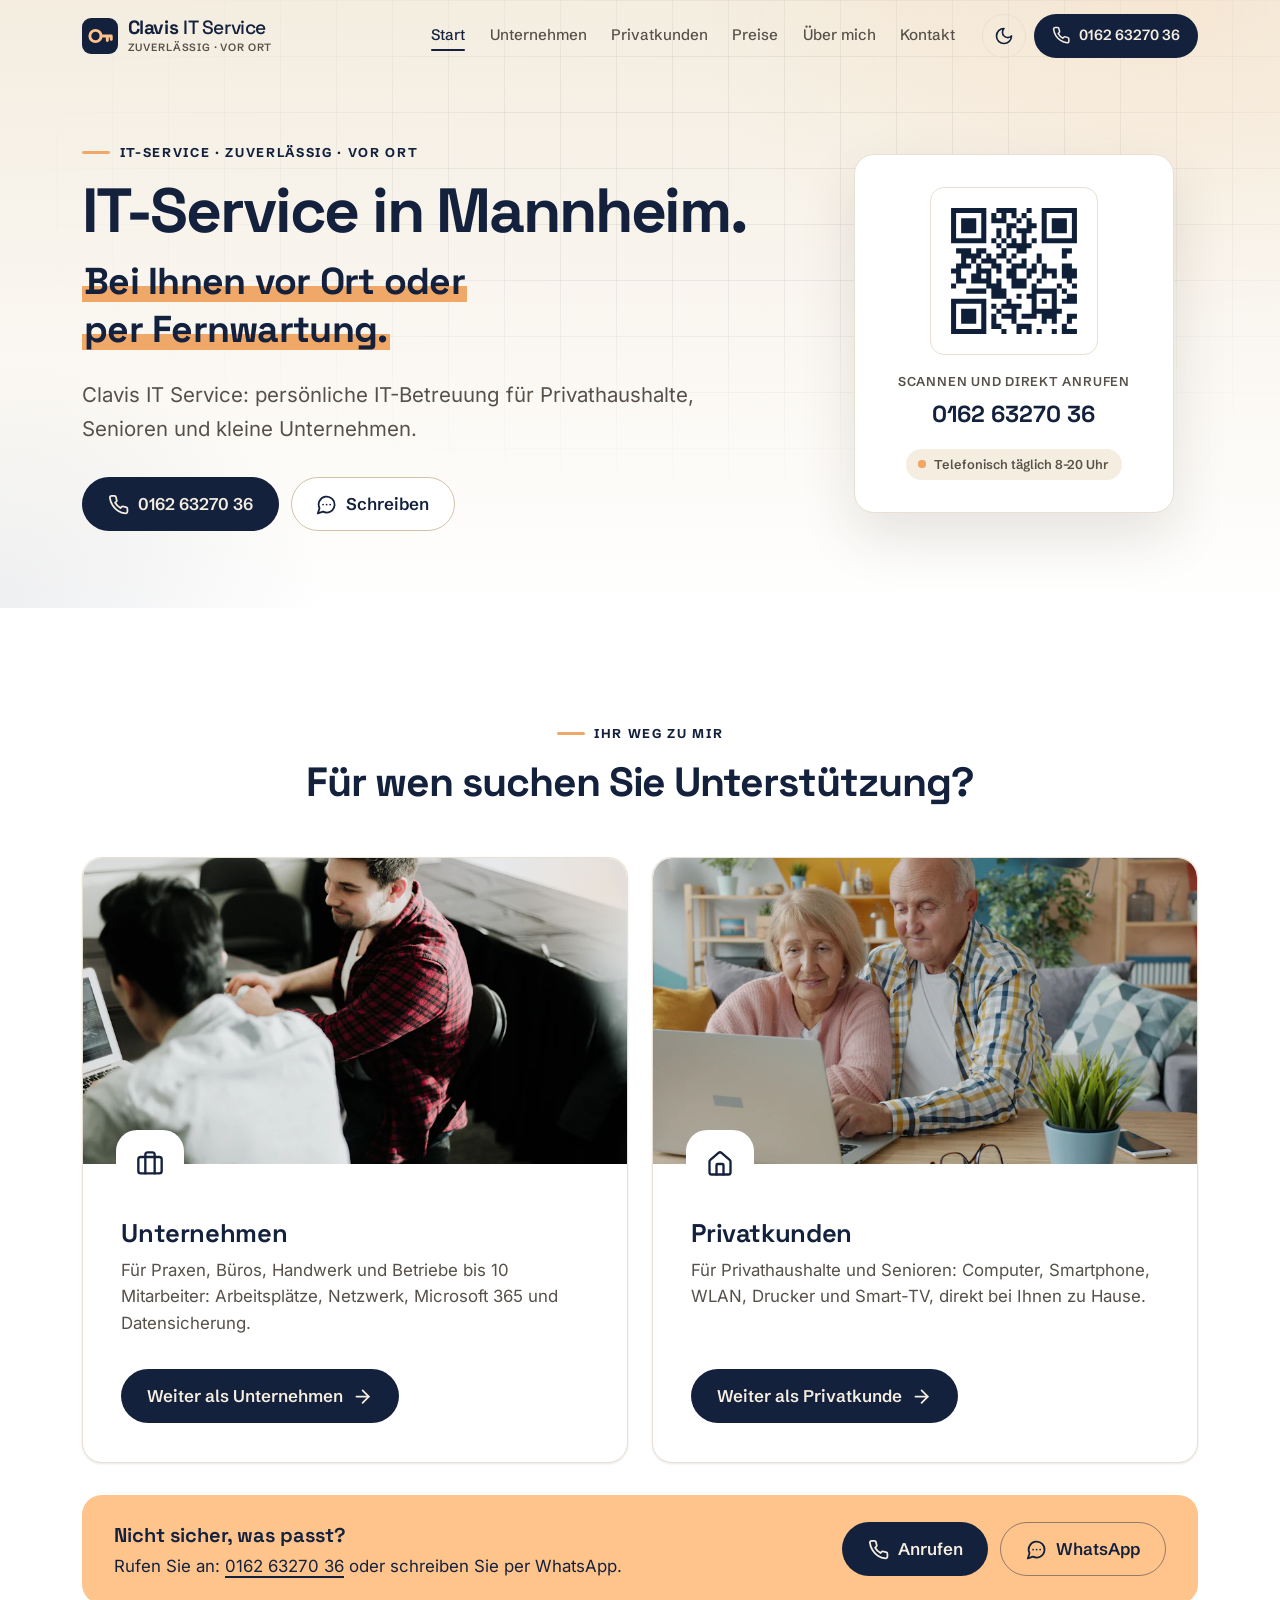
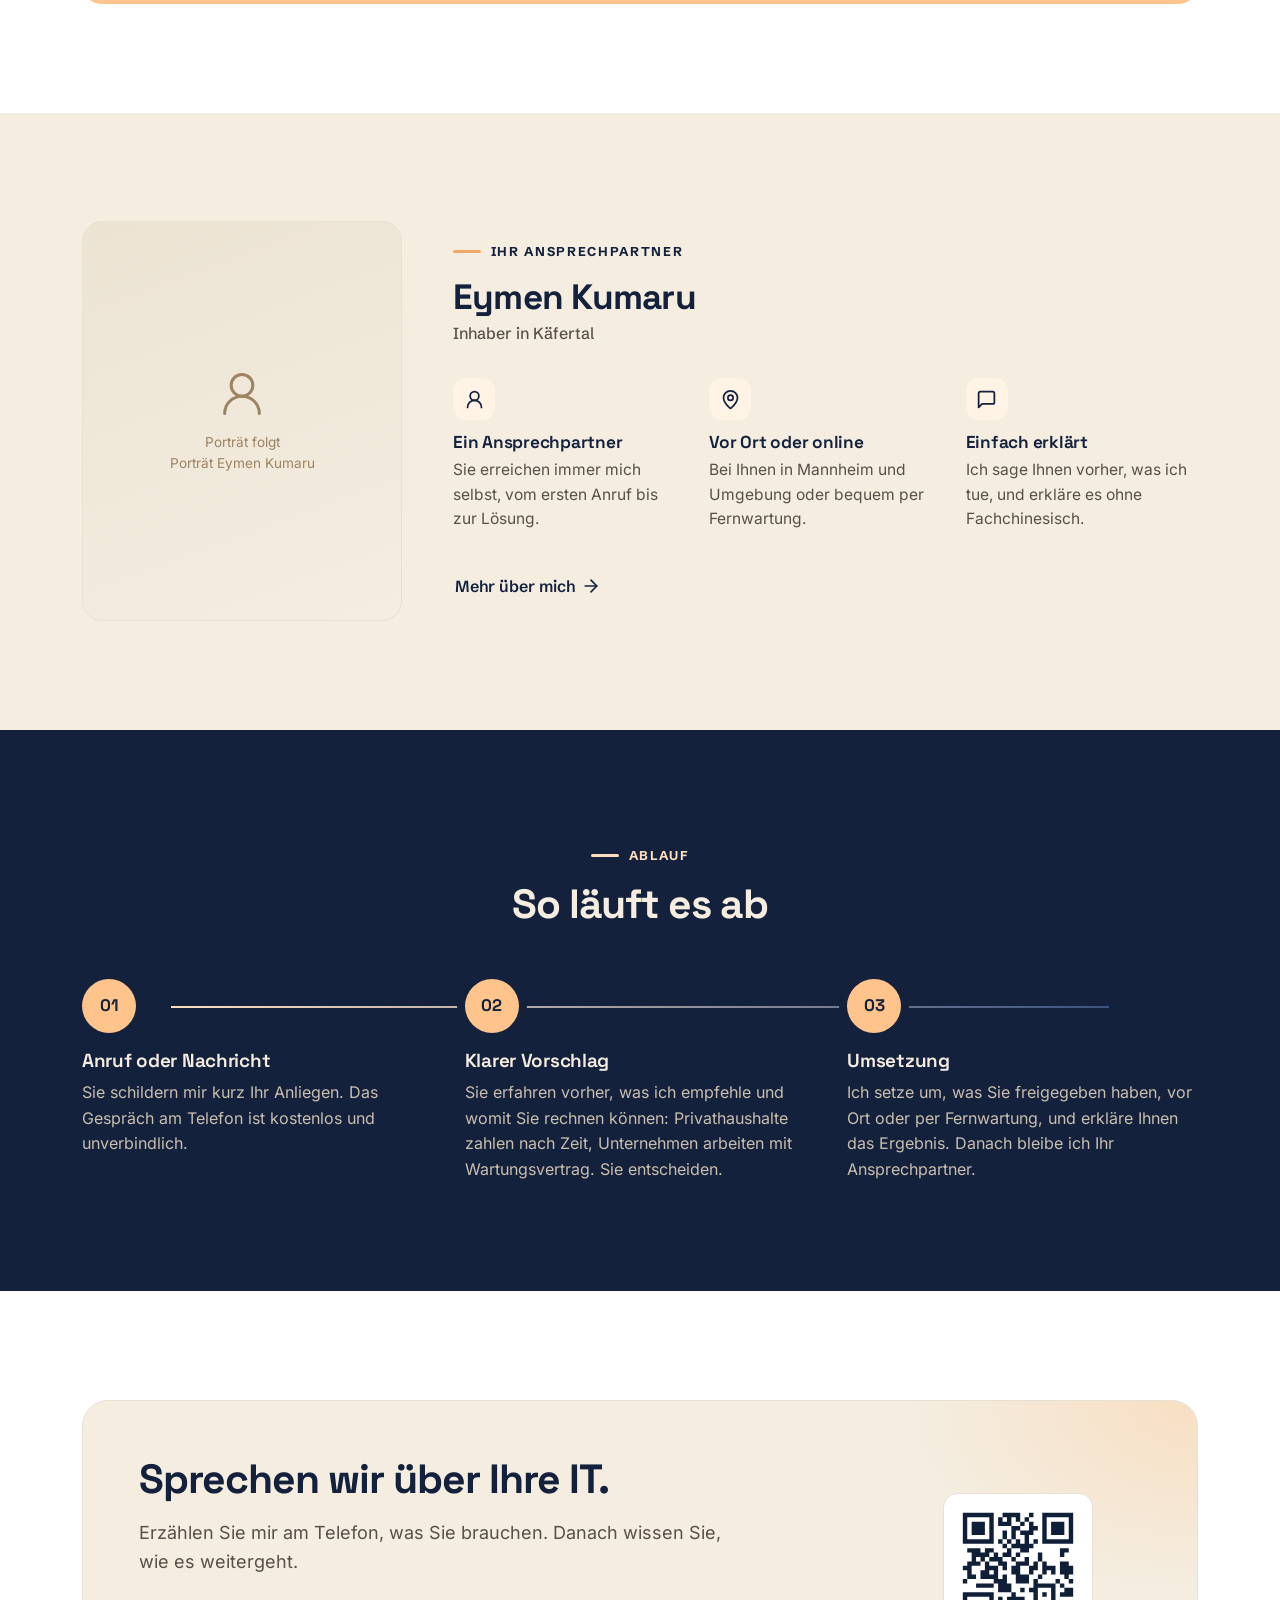
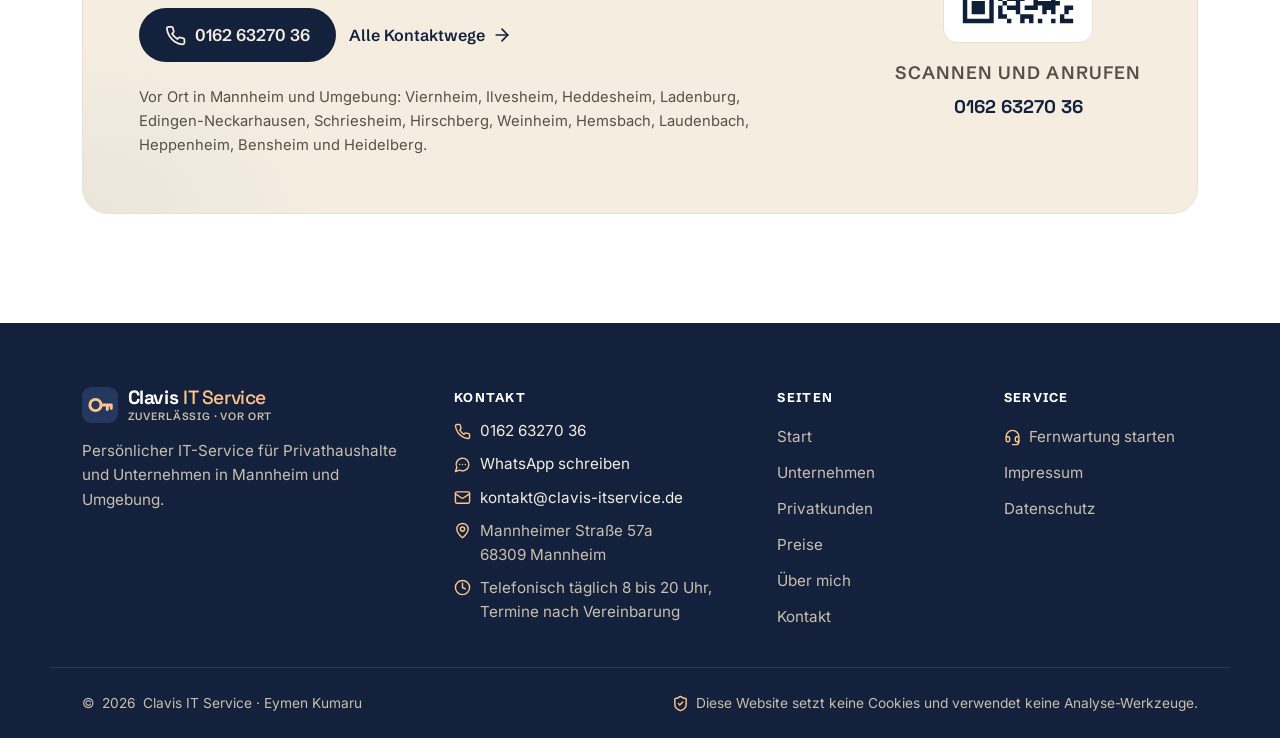
<file: index.html>
<!doctype html>
<html lang="de">
<head>
  <meta charset="utf-8">
  <meta name="viewport" content="width=device-width, initial-scale=1, viewport-fit=cover">
  <title>Clavis IT Service | IT-Service für Privathaushalte &amp; Unternehmen in Mannheim</title>
  <meta name="description" content="IT-Service in Mannheim und 25 km Umkreis: für Privathaushalte und Senioren vor Ort, für kleine Unternehmen im Wartungsvertrag. Auch per Fernwartung.">
  <link rel="canonical" href="https://clavis-itservice.de/">
  <meta name="theme-color" content="#FFFFFF" media="(prefers-color-scheme: light)">
  <meta name="theme-color" content="#14213D" media="(prefers-color-scheme: dark)">
  <meta property="og:type" content="website">
  <meta property="og:locale" content="de_DE">
  <meta property="og:site_name" content="Clavis IT Service">
  <meta property="og:title" content="Clavis IT Service | IT-Service für Privathaushalte &amp; Unternehmen in Mannheim">
  <meta property="og:description" content="IT-Service in Mannheim und 25 km Umkreis: für Privathaushalte und Senioren vor Ort, für kleine Unternehmen im Wartungsvertrag. Auch per Fernwartung.">
  <meta property="og:url" content="https://clavis-itservice.de/">
  <link rel="icon" href="assets/img/favicon.svg" type="image/svg+xml">
  <link rel="preload" href="assets/fonts/inter-latin-wght.woff2" as="font" type="font/woff2" crossorigin>
  <link rel="preload" href="assets/fonts/space-grotesk-latin-wght.woff2" as="font" type="font/woff2" crossorigin>
  <script>(function(){try{var t=localStorage.getItem('clavis-theme');if(t==='dark'||t==='light')document.documentElement.setAttribute('data-theme',t);}catch(e){}})();</script>
  <link rel="stylesheet" href="assets/css/styles.css?v=10">
  <script src="assets/js/main.js?v=10" defer></script>
  <script type="application/ld+json">{"@context":"https://schema.org","@type":"LocalBusiness","name":"Clavis IT Service","description":"Persönlicher IT-Service für Privathaushalte, Senioren und kleine Unternehmen in Mannheim und Umgebung.","url":"https://clavis-itservice.de/","telephone":"+49 162 6327036","email":"kontakt@clavis-itservice.de","founder":{"@type":"Person","name":"Eymen Kumaru"},"address":{"@type":"PostalAddress","streetAddress":"Mannheimer Straße 57a","postalCode":"68309","addressLocality":"Mannheim","addressCountry":"DE"},"openingHours":"Mo-Su 08:00-20:00","areaServed":["Mannheim","Viernheim","Ilvesheim","Heddesheim","Ladenburg","Edingen-Neckarhausen","Schriesheim","Hirschberg","Weinheim","Hemsbach","Laudenbach","Heppenheim","Bensheim","Heidelberg"]}</script>
</head>
<body>
<a class="skip-link" href="#main">Zum Inhalt springen</a>
<header class="site-header" data-header>
  <div class="container header-inner">
    <a class="brand" href="index.html" aria-label="Clavis IT Service – zur Startseite">
      <svg class="brand-mark" viewBox="0 0 32 32" aria-hidden="true"><rect width="32" height="32" rx="8"/><circle cx="12" cy="16" r="5" fill="none" stroke="#FFC48C" stroke-width="2.6"/><path d="M17 16h9M22.5 16v4M26 16v3" fill="none" stroke="#FFC48C" stroke-width="2.6" stroke-linecap="round"/></svg>
      <span class="brand-text"><span class="brand-name">Clavis <span>IT Service</span></span><span class="brand-claim">Zuverlässig · Vor Ort</span></span>
    </a>
    <nav class="nav" id="site-nav" aria-label="Hauptnavigation" data-nav>
      <ul class="nav-list"><li><a href="index.html" aria-current="page">Start</a></li><li><a href="geschaeftskunden.html">Unternehmen</a></li><li><a href="leistungen.html">Privatkunden</a></li><li><a href="preise.html">Preise</a></li><li><a href="ueber-mich.html">Über mich</a></li><li><a href="kontakt.html">Kontakt</a></li></ul>
      <div class="nav-extra"><a class="btn btn-primary btn-lg" href="tel:+491626327036"><svg class="icon" aria-hidden="true"><use href="assets/img/icons.svg#i-phone"/></svg>Anrufen: 0162 63270 36</a><a class="btn btn-outline btn-lg" href="https://wa.me/491626327036" rel="noopener"><svg class="icon" aria-hidden="true"><use href="assets/img/icons.svg#i-chat"/></svg>WhatsApp schreiben</a></div>
    </nav>
    <div class="header-actions">
      <button class="icon-btn theme-toggle" type="button" data-theme-toggle aria-label="Dunkle Darstellung aktivieren">
        <svg class="icon i-moon" aria-hidden="true"><use href="assets/img/icons.svg#i-moon"/></svg><svg class="icon i-sun" aria-hidden="true"><use href="assets/img/icons.svg#i-sun"/></svg>
      </button>
      <a class="icon-btn header-phone-icon" href="tel:+491626327036" aria-label="Anrufen: 0162 63270 36"><svg class="icon" aria-hidden="true"><use href="assets/img/icons.svg#i-phone"/></svg></a>
      <a class="btn btn-primary btn-sm header-phone" href="tel:+491626327036"><svg class="icon" aria-hidden="true"><use href="assets/img/icons.svg#i-phone"/></svg>0162 63270 36</a>
      <button class="icon-btn nav-toggle" type="button" aria-controls="site-nav" aria-expanded="false" aria-label="Menü öffnen" data-nav-toggle>
        <svg class="icon i-open" aria-hidden="true"><use href="assets/img/icons.svg#i-menu"/></svg><svg class="icon i-close" aria-hidden="true"><use href="assets/img/icons.svg#i-x"/></svg>
      </button>
    </div>
  </div>
</header>
<main id="main">

  <section class="page-hero" aria-labelledby="hero-title">
    <div class="container hero-grid">
      <div>
        <p class="eyebrow reveal">IT-Service · Zuverlässig · Vor Ort</p>
        <h1 id="hero-title" class="reveal">IT-Service in Mannheim.<span class="hero-sub"><span class="mark">Bei Ihnen vor Ort oder per Fernwartung.</span></span></h1>
        <p class="hero-lead reveal">Clavis IT Service: persönliche IT-Betreuung für Privathaushalte, Senioren und kleine Unternehmen.</p>
        <div class="btn-row reveal"><a class="btn btn-primary btn-lg" href="tel:+491626327036" aria-label="Anrufen: 0162 63270 36"><svg class="icon" aria-hidden="true"><use href="assets/img/icons.svg#i-phone"/></svg>0162 63270 36</a><a class="btn btn-outline btn-lg" href="https://wa.me/491626327036" rel="noopener"><svg class="icon" aria-hidden="true"><use href="assets/img/icons.svg#i-chat"/></svg>Schreiben</a></div>
      </div>
      <aside class="qr-card reveal" aria-label="Telefonnummer als QR-Code">
        <div class="qr"><img src="assets/img/qr-anrufen.svg" width="148" height="148" alt="QR-Code: Clavis IT Service anrufen, 0162 63270 36"></div>
        <p class="qr-label">Scannen und direkt anrufen</p>
        <a class="qr-phone" href="tel:+491626327036">0162 63270 36</a>
        <span class="status-badge"><i></i>Telefonisch täglich 8–20 Uhr</span>
      </aside>
    </div>
  </section>

  <section class="section" aria-labelledby="wer-title">
    <div class="container">
      <div class="section-head"><p class="eyebrow reveal">Ihr Weg zu mir</p><h2 id="wer-title" class="reveal">Für wen suchen Sie Unterstützung?</h2></div>
      <div class="grid-2">
        <article class="card card-hover audience reveal">
          <div class="card-media"><img src="assets/img/fotos/unternehmen-support-800.webp" srcset="assets/img/fotos/unternehmen-support-800.webp 800w, assets/img/fotos/unternehmen-support-1600.webp 1600w" sizes="(min-width: 720px) 50vw, 100vw" width="1600" height="1066" alt="IT-Unterstützung an einem Büroarbeitsplatz" loading="lazy" decoding="async"></div>
          <span class="card-icon"><svg class="icon" aria-hidden="true"><use href="assets/img/icons.svg#i-briefcase"/></svg></span>
          <h3>Unternehmen</h3>
          <p>Für Praxen, Büros, Handwerk und Betriebe bis 10 Mitarbeiter: Arbeitsplätze, Netzwerk, Microsoft 365 und Datensicherung.</p>
          <a class="btn btn-primary btn-lg" href="geschaeftskunden.html">Weiter als Unternehmen<svg class="icon icon-arrow" aria-hidden="true"><use href="assets/img/icons.svg#i-arrow"/></svg></a>
        </article>
        <article class="card card-hover audience reveal">
          <div class="card-media"><img src="assets/img/fotos/privat-laptop-800.webp" srcset="assets/img/fotos/privat-laptop-800.webp 800w, assets/img/fotos/privat-laptop-1600.webp 1600w" sizes="(min-width: 720px) 50vw, 100vw" width="1600" height="1066" alt="Älteres Ehepaar schaut im Wohnzimmer gemeinsam auf einen Laptop" loading="lazy" decoding="async"></div>
          <span class="card-icon"><svg class="icon" aria-hidden="true"><use href="assets/img/icons.svg#i-home"/></svg></span>
          <h3>Privatkunden</h3>
          <p>Für Privathaushalte und Senioren: Computer, Smartphone, WLAN, Drucker und Smart-TV, direkt bei Ihnen zu Hause.</p>
          <a class="btn btn-primary btn-lg" href="leistungen.html">Weiter als Privatkunde<svg class="icon icon-arrow" aria-hidden="true"><use href="assets/img/icons.svg#i-arrow"/></svg></a>
        </article>
      </div>
      <div class="coral-strip on-coral reveal">
        <p><strong>Nicht sicher, was passt?</strong>Rufen Sie an: <a href="tel:+491626327036" class="nowrap">0162 63270 36</a> oder schreiben Sie per WhatsApp.</p>
        <div class="btn-row"><a class="btn btn-primary btn-lg" href="tel:+491626327036"><svg class="icon" aria-hidden="true"><use href="assets/img/icons.svg#i-phone"/></svg>Anrufen</a><a class="btn btn-outline btn-lg" href="https://wa.me/491626327036" rel="noopener"><svg class="icon" aria-hidden="true"><use href="assets/img/icons.svg#i-chat"/></svg>WhatsApp</a></div>
      </div>
    </div>
  </section>

  <section class="section section-alt" aria-labelledby="person-title">
    <div class="container person">
      <div class="portrait reveal">
      <!-- FOTO: hier <img src="assets/img/..." alt="Porträt Eymen Kumaru" width="..." height="..." loading="lazy"> einsetzen und .ph entfernen -->
      <div class="ph" aria-hidden="true"><svg class="icon" aria-hidden="true"><use href="assets/img/icons.svg#i-user"/></svg><span>Porträt folgt<br>Porträt Eymen Kumaru</span></div>
    </div>
      <div>
        <p class="eyebrow reveal">Ihr Ansprechpartner</p>
        <h2 id="person-title" class="person-name reveal">Eymen Kumaru</h2>
        <p class="person-role reveal">Inhaber in Käfertal</p>
        <ul class="feature-list">
          <li class="reveal"><span class="card-icon"><svg class="icon" aria-hidden="true"><use href="assets/img/icons.svg#i-user"/></svg></span><h3>Ein Ansprechpartner</h3><p>Sie erreichen immer mich selbst, vom ersten Anruf bis zur Lösung.</p></li>
          <li class="reveal"><span class="card-icon"><svg class="icon" aria-hidden="true"><use href="assets/img/icons.svg#i-pin"/></svg></span><h3>Vor Ort oder online</h3><p>Bei Ihnen in Mannheim und Umgebung oder bequem per Fernwartung.</p></li>
          <li class="reveal"><span class="card-icon"><svg class="icon" aria-hidden="true"><use href="assets/img/icons.svg#i-message"/></svg></span><h3>Einfach erklärt</h3><p>Ich sage Ihnen vorher, was ich tue, und erkläre es ohne Fachchinesisch.</p></li>
        </ul>
        <div class="btn-row reveal" style="margin-top:2rem"><a class="btn-link" href="ueber-mich.html">Mehr über mich<svg class="icon icon-arrow" aria-hidden="true"><use href="assets/img/icons.svg#i-arrow"/></svg></a></div>
      </div>
    </div>
  </section>

  <section class="section section-navy" aria-labelledby="ablauf-title">
    <div class="container">
      <div class="section-head"><p class="eyebrow reveal">Ablauf</p><h2 id="ablauf-title" class="reveal">So läuft es ab</h2></div>
      <ol class="steps steps-3" data-reveal-line>
<li class="reveal"><span class="step-num" aria-hidden="true">01</span><h3>Anruf oder Nachricht</h3><p>Sie schildern mir kurz Ihr Anliegen. Das Gespräch am Telefon ist kostenlos und unverbindlich.</p></li>
<li class="reveal"><span class="step-num" aria-hidden="true">02</span><h3>Klarer Vorschlag</h3><p>Sie erfahren vorher, was ich empfehle und womit Sie rechnen können: Privathaushalte zahlen nach Zeit, Unternehmen arbeiten mit Wartungsvertrag. Sie entscheiden.</p></li>
<li class="reveal"><span class="step-num" aria-hidden="true">03</span><h3>Umsetzung</h3><p>Ich setze um, was Sie freigegeben haben, vor Ort oder per Fernwartung, und erkläre Ihnen das Ergebnis. Danach bleibe ich Ihr Ansprechpartner.</p></li>
</ol>
    </div>
  </section>

  <section class="cta-band" aria-labelledby="cta-title">
    <div class="container">
      <div class="cta-box reveal">
        <div>
          <h2 id="cta-title">Sprechen wir über Ihre IT.</h2>
          <p>Erzählen Sie mir am Telefon, was Sie brauchen. Danach wissen Sie, wie es weitergeht.</p>
          <div class="btn-row"><a class="btn btn-primary btn-lg" href="tel:+491626327036" aria-label="Anrufen: 0162 63270 36"><svg class="icon" aria-hidden="true"><use href="assets/img/icons.svg#i-phone"/></svg>0162 63270 36</a><a class="btn-link" href="kontakt.html">Alle Kontaktwege<svg class="icon icon-arrow" aria-hidden="true"><use href="assets/img/icons.svg#i-arrow"/></svg></a></div>
          <p class="cta-area">Vor Ort in Mannheim und Umgebung: Viernheim, Ilvesheim, Heddesheim, Ladenburg, Edingen-Neckarhausen, Schriesheim, Hirschberg, Weinheim, Hemsbach, Laudenbach, Heppenheim, Bensheim und Heidelberg.</p>
        </div>
        <div class="cta-qr">
          <div class="qr"><img src="assets/img/qr-anrufen.svg" width="130" height="130" alt="QR-Code: anrufen unter 0162 63270 36" loading="lazy"></div>
          <p class="qr-label">Scannen und anrufen</p>
          <a class="qr-phone" href="tel:+491626327036">0162 63270 36</a>
        </div>
      </div>
    </div>
  </section>

</main>
<footer class="site-footer">
  <div class="container footer-grid">
    <div>
      <a class="brand" href="index.html" aria-label="Clavis IT Service – zur Startseite">
        <svg class="brand-mark" viewBox="0 0 32 32" aria-hidden="true"><rect width="32" height="32" rx="8"/><circle cx="12" cy="16" r="5" fill="none" stroke="#FFC48C" stroke-width="2.6"/><path d="M17 16h9M22.5 16v4M26 16v3" fill="none" stroke="#FFC48C" stroke-width="2.6" stroke-linecap="round"/></svg>
      <span class="brand-text"><span class="brand-name">Clavis <span>IT Service</span></span><span class="brand-claim">Zuverlässig · Vor Ort</span></span>
      </a>
      <p>Persönlicher IT-Service für Privathaushalte und Unternehmen in Mannheim und Umgebung.</p>
    </div>
    <div>
      <p class="footer-title">Kontakt</p>
      <ul class="footer-contact">
        <li><svg class="icon" aria-hidden="true"><use href="assets/img/icons.svg#i-phone"/></svg><a href="tel:+491626327036">0162 63270 36</a></li>
        <li><svg class="icon" aria-hidden="true"><use href="assets/img/icons.svg#i-chat"/></svg><a href="https://wa.me/491626327036" rel="noopener">WhatsApp schreiben</a></li>
        <li><svg class="icon" aria-hidden="true"><use href="assets/img/icons.svg#i-mail"/></svg><a href="mailto:kontakt@clavis-itservice.de">kontakt@clavis-itservice.de</a></li>
        <li><svg class="icon" aria-hidden="true"><use href="assets/img/icons.svg#i-pin"/></svg><span>Mannheimer Straße 57a<br>68309 Mannheim</span></li>
        <li><svg class="icon" aria-hidden="true"><use href="assets/img/icons.svg#i-clock"/></svg><span>Telefonisch täglich 8 bis 20 Uhr,<br>Termine nach Vereinbarung</span></li>
      </ul>
    </div>
    <nav aria-label="Seiten">
      <p class="footer-title">Seiten</p>
      <ul class="footer-links"><li><a href="index.html">Start</a></li><li><a href="geschaeftskunden.html">Unternehmen</a></li><li><a href="leistungen.html">Privatkunden</a></li><li><a href="preise.html">Preise</a></li><li><a href="ueber-mich.html">Über mich</a></li><li><a href="kontakt.html">Kontakt</a></li></ul>
    </nav>
    <nav aria-label="Service und Rechtliches">
      <p class="footer-title">Service</p>
      <ul class="footer-links">
        <li><a href="fernwartung.html"><svg class="icon" aria-hidden="true"><use href="assets/img/icons.svg#i-headset"/></svg>Fernwartung starten</a></li>
        <li><a href="impressum.html">Impressum</a></li>
        <li><a href="datenschutz.html">Datenschutz</a></li>
      </ul>
    </nav>
  </div>
  <div class="container footer-bottom">
    <span>© <span data-year>2026</span> Clavis IT Service · Eymen Kumaru</span>
    <span><svg class="icon" aria-hidden="true"><use href="assets/img/icons.svg#i-shield"/></svg>Diese Website setzt keine Cookies und verwendet keine Analyse-Werkzeuge.</span>
  </div>
</footer>
<div class="call-bar" data-call-bar><a class="btn btn-primary btn-lg" href="tel:+491626327036"><svg class="icon" aria-hidden="true"><use href="assets/img/icons.svg#i-phone"/></svg>Anrufen</a><a class="btn btn-outline btn-lg" href="https://wa.me/491626327036" rel="noopener"><svg class="icon" aria-hidden="true"><use href="assets/img/icons.svg#i-chat"/></svg>WhatsApp</a></div>
</body>
</html>
</file>
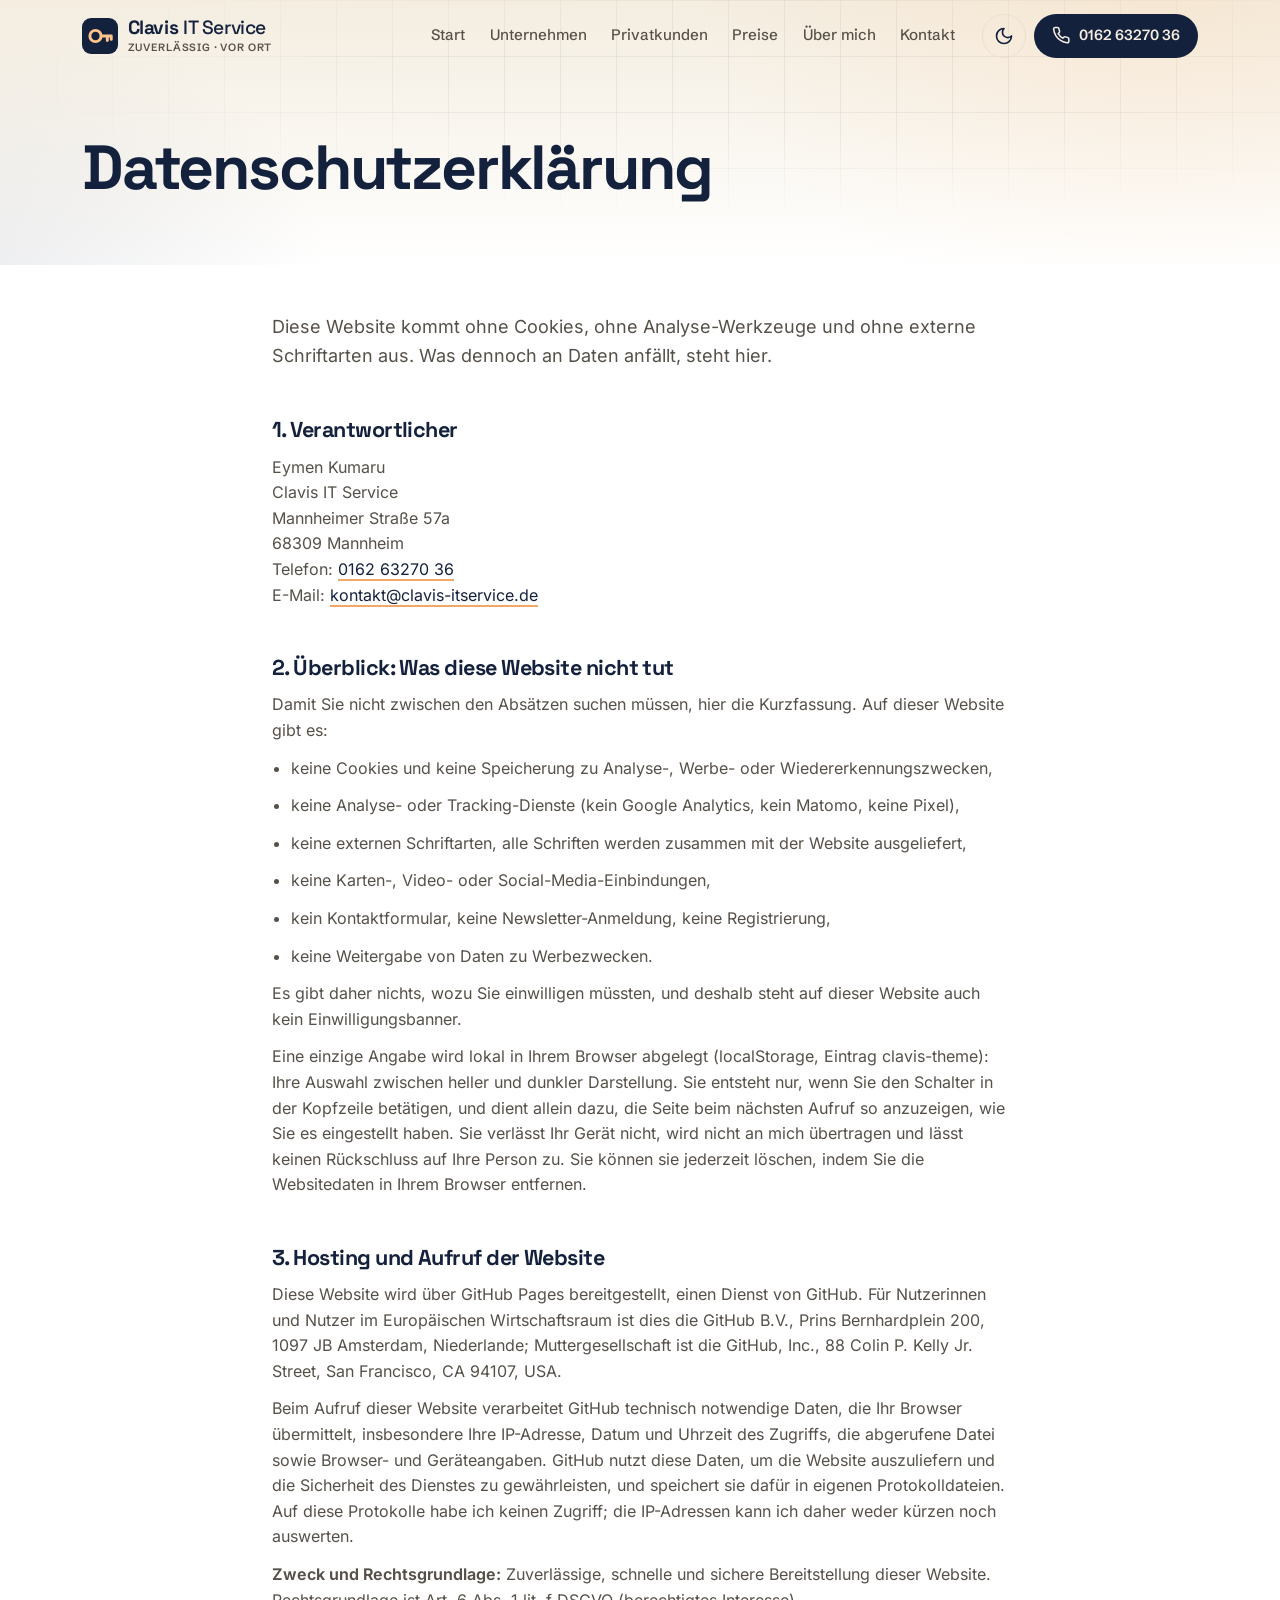
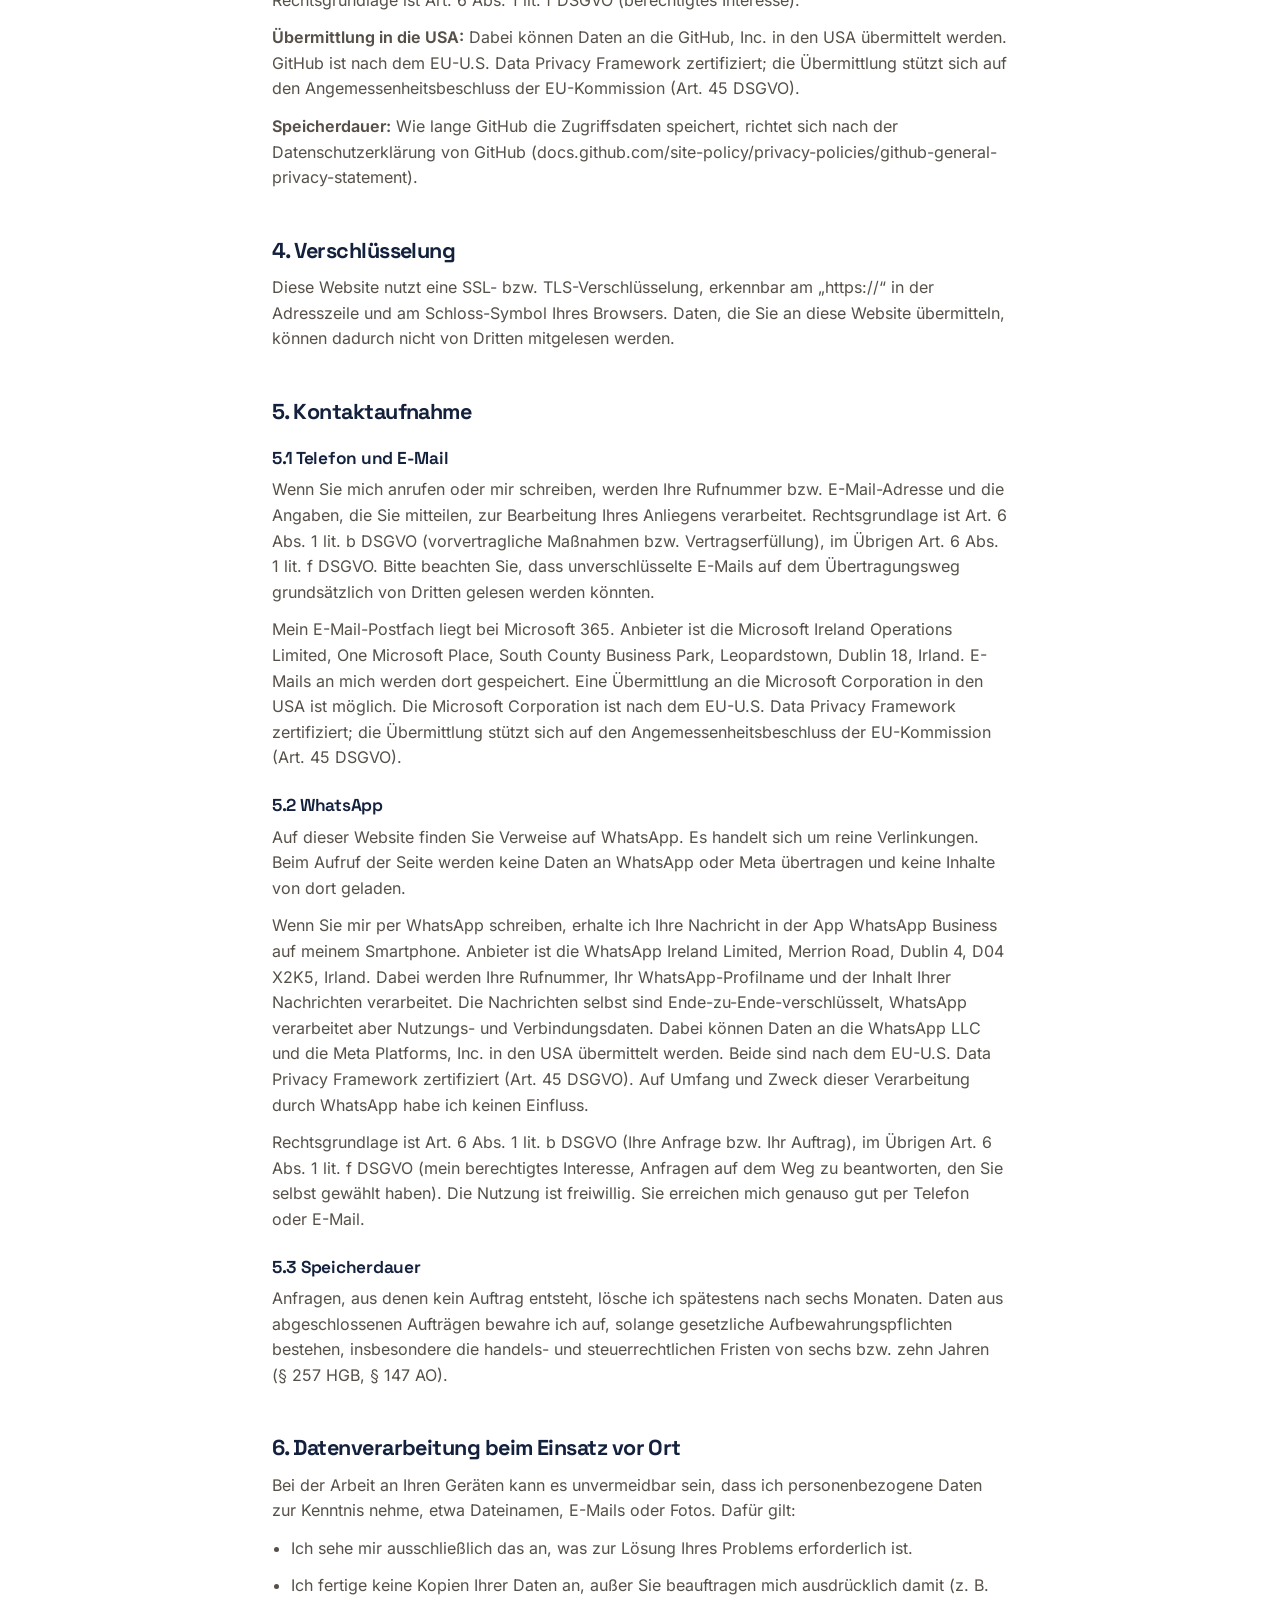
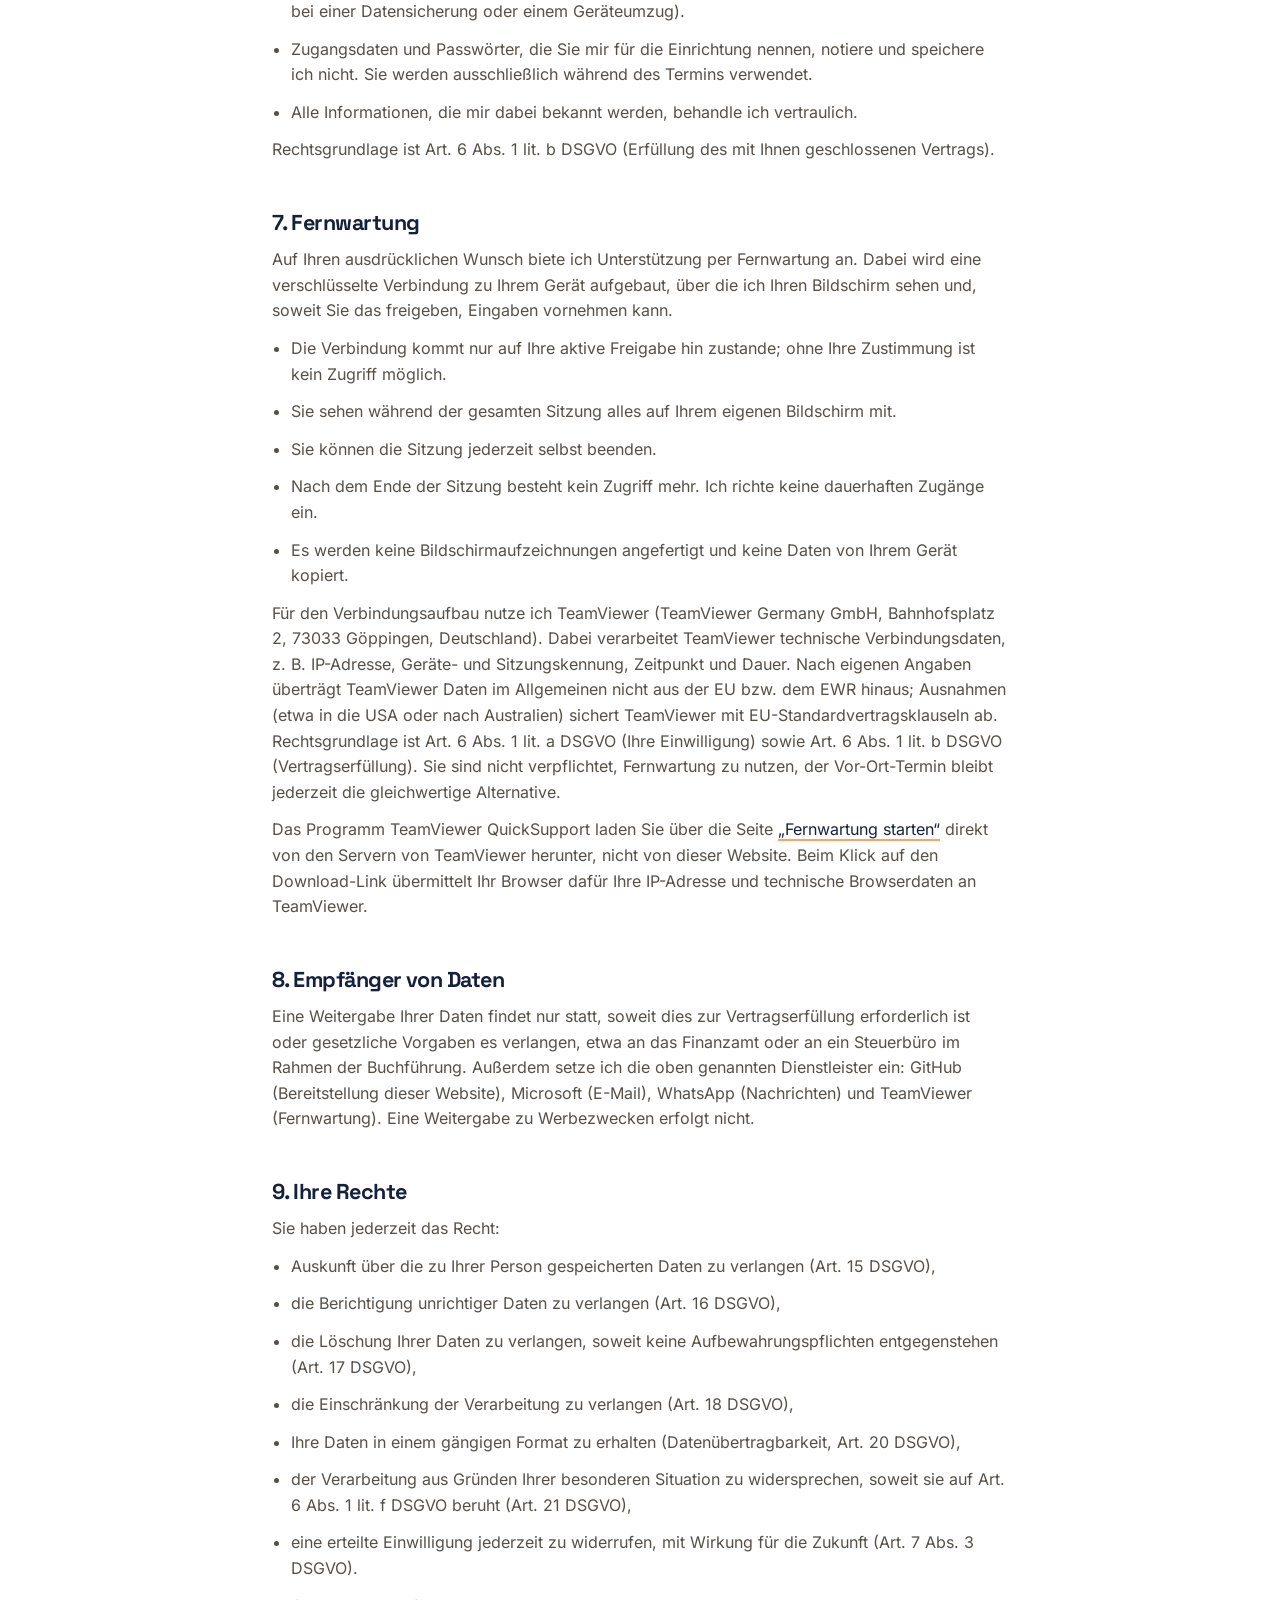
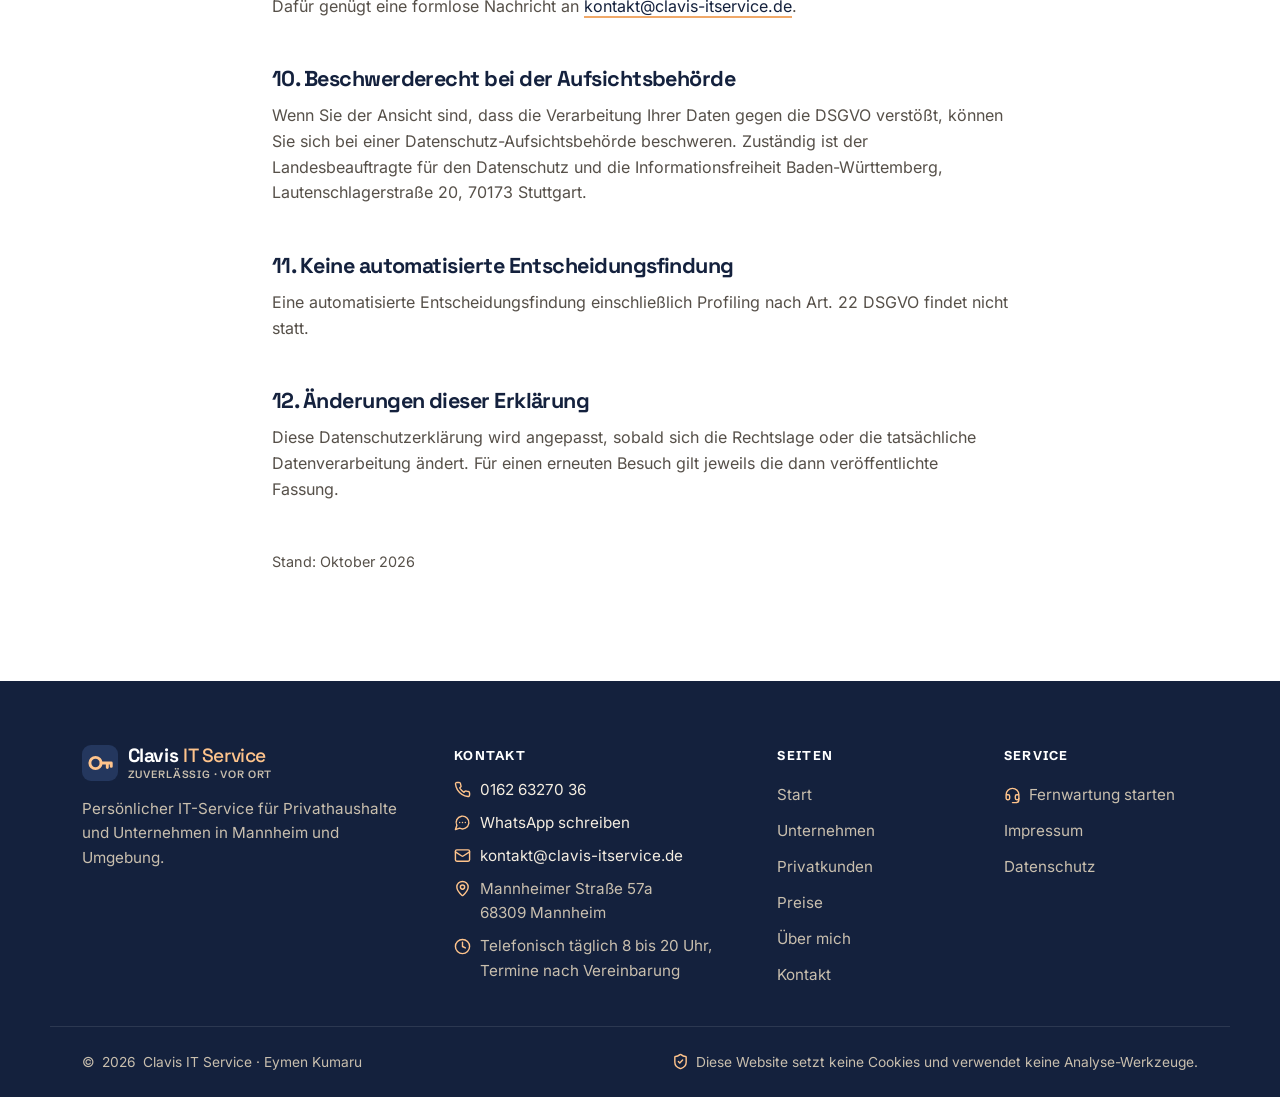
<file: datenschutz.html>
<!doctype html>
<html lang="de">
<head>
  <meta charset="utf-8">
  <meta name="viewport" content="width=device-width, initial-scale=1, viewport-fit=cover">
  <title>Datenschutzerklärung | Clavis IT Service</title>
  <meta name="description" content="Datenschutzerklärung nach DSGVO für Clavis IT Service. Keine Cookies, keine Analyse-Tools, keine externen Schriftarten.">
  <link rel="canonical" href="https://clavis-itservice.de/datenschutz.html">
  <meta name="theme-color" content="#FFFFFF" media="(prefers-color-scheme: light)">
  <meta name="theme-color" content="#14213D" media="(prefers-color-scheme: dark)">
  <meta property="og:type" content="website">
  <meta property="og:locale" content="de_DE">
  <meta property="og:site_name" content="Clavis IT Service">
  <meta property="og:title" content="Datenschutzerklärung | Clavis IT Service">
  <meta property="og:description" content="Datenschutzerklärung nach DSGVO für Clavis IT Service. Keine Cookies, keine Analyse-Tools, keine externen Schriftarten.">
  <meta property="og:url" content="https://clavis-itservice.de/datenschutz.html">
  <link rel="icon" href="assets/img/favicon.svg" type="image/svg+xml">
  <link rel="preload" href="assets/fonts/inter-latin-wght.woff2" as="font" type="font/woff2" crossorigin>
  <link rel="preload" href="assets/fonts/space-grotesk-latin-wght.woff2" as="font" type="font/woff2" crossorigin>
  <script>(function(){try{var t=localStorage.getItem('clavis-theme');if(t==='dark'||t==='light')document.documentElement.setAttribute('data-theme',t);}catch(e){}})();</script>
  <link rel="stylesheet" href="assets/css/styles.css?v=10">
  <script src="assets/js/main.js?v=10" defer></script>
</head>
<body>
<a class="skip-link" href="#main">Zum Inhalt springen</a>
<header class="site-header" data-header>
  <div class="container header-inner">
    <a class="brand" href="index.html" aria-label="Clavis IT Service – zur Startseite">
      <svg class="brand-mark" viewBox="0 0 32 32" aria-hidden="true"><rect width="32" height="32" rx="8"/><circle cx="12" cy="16" r="5" fill="none" stroke="#FFC48C" stroke-width="2.6"/><path d="M17 16h9M22.5 16v4M26 16v3" fill="none" stroke="#FFC48C" stroke-width="2.6" stroke-linecap="round"/></svg>
      <span class="brand-text"><span class="brand-name">Clavis <span>IT Service</span></span><span class="brand-claim">Zuverlässig · Vor Ort</span></span>
    </a>
    <nav class="nav" id="site-nav" aria-label="Hauptnavigation" data-nav>
      <ul class="nav-list"><li><a href="index.html">Start</a></li><li><a href="geschaeftskunden.html">Unternehmen</a></li><li><a href="leistungen.html">Privatkunden</a></li><li><a href="preise.html">Preise</a></li><li><a href="ueber-mich.html">Über mich</a></li><li><a href="kontakt.html">Kontakt</a></li></ul>
      <div class="nav-extra"><a class="btn btn-primary btn-lg" href="tel:+491626327036"><svg class="icon" aria-hidden="true"><use href="assets/img/icons.svg#i-phone"/></svg>Anrufen: 0162 63270 36</a><a class="btn btn-outline btn-lg" href="https://wa.me/491626327036" rel="noopener"><svg class="icon" aria-hidden="true"><use href="assets/img/icons.svg#i-chat"/></svg>WhatsApp schreiben</a></div>
    </nav>
    <div class="header-actions">
      <button class="icon-btn theme-toggle" type="button" data-theme-toggle aria-label="Dunkle Darstellung aktivieren">
        <svg class="icon i-moon" aria-hidden="true"><use href="assets/img/icons.svg#i-moon"/></svg><svg class="icon i-sun" aria-hidden="true"><use href="assets/img/icons.svg#i-sun"/></svg>
      </button>
      <a class="icon-btn header-phone-icon" href="tel:+491626327036" aria-label="Anrufen: 0162 63270 36"><svg class="icon" aria-hidden="true"><use href="assets/img/icons.svg#i-phone"/></svg></a>
      <a class="btn btn-primary btn-sm header-phone" href="tel:+491626327036"><svg class="icon" aria-hidden="true"><use href="assets/img/icons.svg#i-phone"/></svg>0162 63270 36</a>
      <button class="icon-btn nav-toggle" type="button" aria-controls="site-nav" aria-expanded="false" aria-label="Menü öffnen" data-nav-toggle>
        <svg class="icon i-open" aria-hidden="true"><use href="assets/img/icons.svg#i-menu"/></svg><svg class="icon i-close" aria-hidden="true"><use href="assets/img/icons.svg#i-x"/></svg>
      </button>
    </div>
  </div>
</header>
<main id="main">

  <section class="page-hero page-hero-simple" aria-labelledby="hero-title">
    <div class="container"><h1 id="hero-title">Datenschutzerklärung</h1></div>
  </section>
  <section class="legal">
    <div class="container">

      <p class="lead">Diese Website kommt ohne Cookies, ohne Analyse-Werkzeuge und ohne externe Schriftarten aus. Was dennoch an Daten anfällt, steht hier.</p>

      <h2>1. Verantwortlicher</h2>
      <p>Eymen Kumaru<br>Clavis IT Service<br>Mannheimer Straße 57a<br>68309 Mannheim<br>Telefon: <a href="tel:+491626327036">0162 63270 36</a><br>E-Mail: <a href="mailto:kontakt@clavis-itservice.de">kontakt@clavis-itservice.de</a></p>

      <h2>2. Überblick: Was diese Website nicht tut</h2>
      <p>Damit Sie nicht zwischen den Absätzen suchen müssen, hier die Kurzfassung. Auf dieser Website gibt es:</p>
      <ul>
        <li>keine Cookies und keine Speicherung zu Analyse-, Werbe- oder Wiedererkennungszwecken,</li>
        <li>keine Analyse- oder Tracking-Dienste (kein Google Analytics, kein Matomo, keine Pixel),</li>
        <li>keine externen Schriftarten, alle Schriften werden zusammen mit der Website ausgeliefert,</li>
        <li>keine Karten-, Video- oder Social-Media-Einbindungen,</li>
        <li>kein Kontaktformular, keine Newsletter-Anmeldung, keine Registrierung,</li>
        <li>keine Weitergabe von Daten zu Werbezwecken.</li>
      </ul>
      <p>Es gibt daher nichts, wozu Sie einwilligen müssten, und deshalb steht auf dieser Website auch kein Einwilligungsbanner.</p>
      <p>Eine einzige Angabe wird lokal in Ihrem Browser abgelegt (localStorage, Eintrag clavis-theme): Ihre Auswahl zwischen heller und dunkler Darstellung. Sie entsteht nur, wenn Sie den Schalter in der Kopfzeile betätigen, und dient allein dazu, die Seite beim nächsten Aufruf so anzuzeigen, wie Sie es eingestellt haben. Sie verlässt Ihr Gerät nicht, wird nicht an mich übertragen und lässt keinen Rückschluss auf Ihre Person zu. Sie können sie jederzeit löschen, indem Sie die Websitedaten in Ihrem Browser entfernen.</p>

      <h2>3. Hosting und Aufruf der Website</h2>
      <p>Diese Website wird über GitHub Pages bereitgestellt, einen Dienst von GitHub. Für Nutzerinnen und Nutzer im Europäischen Wirtschaftsraum ist dies die GitHub B.V., Prins Bernhardplein 200, 1097 JB Amsterdam, Niederlande; Muttergesellschaft ist die GitHub, Inc., 88 Colin P. Kelly Jr. Street, San Francisco, CA 94107, USA.</p>
      <p>Beim Aufruf dieser Website verarbeitet GitHub technisch notwendige Daten, die Ihr Browser übermittelt, insbesondere Ihre IP-Adresse, Datum und Uhrzeit des Zugriffs, die abgerufene Datei sowie Browser- und Geräteangaben. GitHub nutzt diese Daten, um die Website auszuliefern und die Sicherheit des Dienstes zu gewährleisten, und speichert sie dafür in eigenen Protokolldateien. Auf diese Protokolle habe ich keinen Zugriff; die IP-Adressen kann ich daher weder kürzen noch auswerten.</p>
      <p><strong>Zweck und Rechtsgrundlage:</strong> Zuverlässige, schnelle und sichere Bereitstellung dieser Website. Rechtsgrundlage ist Art. 6 Abs. 1 lit. f DSGVO (berechtigtes Interesse).</p>
      <p><strong>Übermittlung in die USA:</strong> Dabei können Daten an die GitHub, Inc. in den USA übermittelt werden. GitHub ist nach dem EU-U.S. Data Privacy Framework zertifiziert; die Übermittlung stützt sich auf den Angemessenheitsbeschluss der EU-Kommission (Art. 45 DSGVO).</p>
      <p><strong>Speicherdauer:</strong> Wie lange GitHub die Zugriffsdaten speichert, richtet sich nach der Datenschutzerklärung von GitHub (docs.github.com/site-policy/privacy-policies/github-general-privacy-statement).</p>

      <h2>4. Verschlüsselung</h2>
      <p>Diese Website nutzt eine SSL- bzw. TLS-Verschlüsselung, erkennbar am „https://“ in der Adresszeile und am Schloss-Symbol Ihres Browsers. Daten, die Sie an diese Website übermitteln, können dadurch nicht von Dritten mitgelesen werden.</p>

      <h2>5. Kontaktaufnahme</h2>
      <h3>5.1 Telefon und E-Mail</h3>
      <p>Wenn Sie mich anrufen oder mir schreiben, werden Ihre Rufnummer bzw. E-Mail-Adresse und die Angaben, die Sie mitteilen, zur Bearbeitung Ihres Anliegens verarbeitet. Rechtsgrundlage ist Art. 6 Abs. 1 lit. b DSGVO (vorvertragliche Maßnahmen bzw. Vertragserfüllung), im Übrigen Art. 6 Abs. 1 lit. f DSGVO. Bitte beachten Sie, dass unverschlüsselte E-Mails auf dem Übertragungsweg grundsätzlich von Dritten gelesen werden könnten.</p>
      <p>Mein E-Mail-Postfach liegt bei Microsoft 365. Anbieter ist die Microsoft Ireland Operations Limited, One Microsoft Place, South County Business Park, Leopardstown, Dublin 18, Irland. E-Mails an mich werden dort gespeichert. Eine Übermittlung an die Microsoft Corporation in den USA ist möglich. Die Microsoft Corporation ist nach dem EU-U.S. Data Privacy Framework zertifiziert; die Übermittlung stützt sich auf den Angemessenheitsbeschluss der EU-Kommission (Art. 45 DSGVO).</p>
      <h3>5.2 WhatsApp</h3>
      <p>Auf dieser Website finden Sie Verweise auf WhatsApp. Es handelt sich um reine Verlinkungen. Beim Aufruf der Seite werden keine Daten an WhatsApp oder Meta übertragen und keine Inhalte von dort geladen.</p>
      <p>Wenn Sie mir per WhatsApp schreiben, erhalte ich Ihre Nachricht in der App WhatsApp Business auf meinem Smartphone. Anbieter ist die WhatsApp Ireland Limited, Merrion Road, Dublin 4, D04 X2K5, Irland. Dabei werden Ihre Rufnummer, Ihr WhatsApp-Profilname und der Inhalt Ihrer Nachrichten verarbeitet. Die Nachrichten selbst sind Ende-zu-Ende-verschlüsselt, WhatsApp verarbeitet aber Nutzungs- und Verbindungsdaten. Dabei können Daten an die WhatsApp LLC und die Meta Platforms, Inc. in den USA übermittelt werden. Beide sind nach dem EU-U.S. Data Privacy Framework zertifiziert (Art. 45 DSGVO). Auf Umfang und Zweck dieser Verarbeitung durch WhatsApp habe ich keinen Einfluss.</p>
      <p>Rechtsgrundlage ist Art. 6 Abs. 1 lit. b DSGVO (Ihre Anfrage bzw. Ihr Auftrag), im Übrigen Art. 6 Abs. 1 lit. f DSGVO (mein berechtigtes Interesse, Anfragen auf dem Weg zu beantworten, den Sie selbst gewählt haben). Die Nutzung ist freiwillig. Sie erreichen mich genauso gut per Telefon oder E-Mail.</p>
      <h3>5.3 Speicherdauer</h3>
      <p>Anfragen, aus denen kein Auftrag entsteht, lösche ich spätestens nach sechs Monaten. Daten aus abgeschlossenen Aufträgen bewahre ich auf, solange gesetzliche Aufbewahrungspflichten bestehen, insbesondere die handels- und steuerrechtlichen Fristen von sechs bzw. zehn Jahren (§ 257 HGB, § 147 AO).</p>

      <h2>6. Datenverarbeitung beim Einsatz vor Ort</h2>
      <p>Bei der Arbeit an Ihren Geräten kann es unvermeidbar sein, dass ich personenbezogene Daten zur Kenntnis nehme, etwa Dateinamen, E-Mails oder Fotos. Dafür gilt:</p>
      <ul>
        <li>Ich sehe mir ausschließlich das an, was zur Lösung Ihres Problems erforderlich ist.</li>
        <li>Ich fertige keine Kopien Ihrer Daten an, außer Sie beauftragen mich ausdrücklich damit (z. B. bei einer Datensicherung oder einem Geräteumzug).</li>
        <li>Zugangsdaten und Passwörter, die Sie mir für die Einrichtung nennen, notiere und speichere ich nicht. Sie werden ausschließlich während des Termins verwendet.</li>
        <li>Alle Informationen, die mir dabei bekannt werden, behandle ich vertraulich.</li>
      </ul>
      <p>Rechtsgrundlage ist Art. 6 Abs. 1 lit. b DSGVO (Erfüllung des mit Ihnen geschlossenen Vertrags).</p>

      <h2 id="fernwartung">7. Fernwartung</h2>
      <p>Auf Ihren ausdrücklichen Wunsch biete ich Unterstützung per Fernwartung an. Dabei wird eine verschlüsselte Verbindung zu Ihrem Gerät aufgebaut, über die ich Ihren Bildschirm sehen und, soweit Sie das freigeben, Eingaben vornehmen kann.</p>
      <ul>
        <li>Die Verbindung kommt nur auf Ihre aktive Freigabe hin zustande; ohne Ihre Zustimmung ist kein Zugriff möglich.</li>
        <li>Sie sehen während der gesamten Sitzung alles auf Ihrem eigenen Bildschirm mit.</li>
        <li>Sie können die Sitzung jederzeit selbst beenden.</li>
        <li>Nach dem Ende der Sitzung besteht kein Zugriff mehr. Ich richte keine dauerhaften Zugänge ein.</li>
        <li>Es werden keine Bildschirmaufzeichnungen angefertigt und keine Daten von Ihrem Gerät kopiert.</li>
      </ul>
      <p>Für den Verbindungsaufbau nutze ich TeamViewer (TeamViewer Germany GmbH, Bahnhofsplatz 2, 73033 Göppingen, Deutschland). Dabei verarbeitet TeamViewer technische Verbindungsdaten, z. B. IP-Adresse, Geräte- und Sitzungskennung, Zeitpunkt und Dauer. Nach eigenen Angaben überträgt TeamViewer Daten im Allgemeinen nicht aus der EU bzw. dem EWR hinaus; Ausnahmen (etwa in die USA oder nach Australien) sichert TeamViewer mit EU-Standardvertragsklauseln ab. Rechtsgrundlage ist Art. 6 Abs. 1 lit. a DSGVO (Ihre Einwilligung) sowie Art. 6 Abs. 1 lit. b DSGVO (Vertragserfüllung). Sie sind nicht verpflichtet, Fernwartung zu nutzen, der Vor-Ort-Termin bleibt jederzeit die gleichwertige Alternative.</p>
      <p>Das Programm TeamViewer QuickSupport laden Sie über die Seite <a href="fernwartung.html">„Fernwartung starten“</a> direkt von den Servern von TeamViewer herunter, nicht von dieser Website. Beim Klick auf den Download-Link übermittelt Ihr Browser dafür Ihre IP-Adresse und technische Browserdaten an TeamViewer.</p>

      <h2>8. Empfänger von Daten</h2>
      <p>Eine Weitergabe Ihrer Daten findet nur statt, soweit dies zur Vertragserfüllung erforderlich ist oder gesetzliche Vorgaben es verlangen, etwa an das Finanzamt oder an ein Steuerbüro im Rahmen der Buchführung. Außerdem setze ich die oben genannten Dienstleister ein: GitHub (Bereitstellung dieser Website), Microsoft (E-Mail), WhatsApp (Nachrichten) und TeamViewer (Fernwartung). Eine Weitergabe zu Werbezwecken erfolgt nicht.</p>

      <h2>9. Ihre Rechte</h2>
      <p>Sie haben jederzeit das Recht:</p>
      <ul>
        <li>Auskunft über die zu Ihrer Person gespeicherten Daten zu verlangen (Art. 15 DSGVO),</li>
        <li>die Berichtigung unrichtiger Daten zu verlangen (Art. 16 DSGVO),</li>
        <li>die Löschung Ihrer Daten zu verlangen, soweit keine Aufbewahrungspflichten entgegenstehen (Art. 17 DSGVO),</li>
        <li>die Einschränkung der Verarbeitung zu verlangen (Art. 18 DSGVO),</li>
        <li>Ihre Daten in einem gängigen Format zu erhalten (Datenübertragbarkeit, Art. 20 DSGVO),</li>
        <li>der Verarbeitung aus Gründen Ihrer besonderen Situation zu widersprechen, soweit sie auf Art. 6 Abs. 1 lit. f DSGVO beruht (Art. 21 DSGVO),</li>
        <li>eine erteilte Einwilligung jederzeit zu widerrufen, mit Wirkung für die Zukunft (Art. 7 Abs. 3 DSGVO).</li>
      </ul>
      <p>Dafür genügt eine formlose Nachricht an <a href="mailto:kontakt@clavis-itservice.de">kontakt@clavis-itservice.de</a>.</p>

      <h2>10. Beschwerderecht bei der Aufsichtsbehörde</h2>
      <p>Wenn Sie der Ansicht sind, dass die Verarbeitung Ihrer Daten gegen die DSGVO verstößt, können Sie sich bei einer Datenschutz-Aufsichtsbehörde beschweren. Zuständig ist der Landesbeauftragte für den Datenschutz und die Informationsfreiheit Baden-Württemberg, Lautenschlagerstraße 20, 70173 Stuttgart.</p>

      <h2>11. Keine automatisierte Entscheidungsfindung</h2>
      <p>Eine automatisierte Entscheidungsfindung einschließlich Profiling nach Art. 22 DSGVO findet nicht statt.</p>

      <h2>12. Änderungen dieser Erklärung</h2>
      <p>Diese Datenschutzerklärung wird angepasst, sobald sich die Rechtslage oder die tatsächliche Datenverarbeitung ändert. Für einen erneuten Besuch gilt jeweils die dann veröffentlichte Fassung.</p>

      <p class="stand">Stand: Oktober 2026</p>
    </div>
  </section>

</main>
<footer class="site-footer">
  <div class="container footer-grid">
    <div>
      <a class="brand" href="index.html" aria-label="Clavis IT Service – zur Startseite">
        <svg class="brand-mark" viewBox="0 0 32 32" aria-hidden="true"><rect width="32" height="32" rx="8"/><circle cx="12" cy="16" r="5" fill="none" stroke="#FFC48C" stroke-width="2.6"/><path d="M17 16h9M22.5 16v4M26 16v3" fill="none" stroke="#FFC48C" stroke-width="2.6" stroke-linecap="round"/></svg>
      <span class="brand-text"><span class="brand-name">Clavis <span>IT Service</span></span><span class="brand-claim">Zuverlässig · Vor Ort</span></span>
      </a>
      <p>Persönlicher IT-Service für Privathaushalte und Unternehmen in Mannheim und Umgebung.</p>
    </div>
    <div>
      <p class="footer-title">Kontakt</p>
      <ul class="footer-contact">
        <li><svg class="icon" aria-hidden="true"><use href="assets/img/icons.svg#i-phone"/></svg><a href="tel:+491626327036">0162 63270 36</a></li>
        <li><svg class="icon" aria-hidden="true"><use href="assets/img/icons.svg#i-chat"/></svg><a href="https://wa.me/491626327036" rel="noopener">WhatsApp schreiben</a></li>
        <li><svg class="icon" aria-hidden="true"><use href="assets/img/icons.svg#i-mail"/></svg><a href="mailto:kontakt@clavis-itservice.de">kontakt@clavis-itservice.de</a></li>
        <li><svg class="icon" aria-hidden="true"><use href="assets/img/icons.svg#i-pin"/></svg><span>Mannheimer Straße 57a<br>68309 Mannheim</span></li>
        <li><svg class="icon" aria-hidden="true"><use href="assets/img/icons.svg#i-clock"/></svg><span>Telefonisch täglich 8 bis 20 Uhr,<br>Termine nach Vereinbarung</span></li>
      </ul>
    </div>
    <nav aria-label="Seiten">
      <p class="footer-title">Seiten</p>
      <ul class="footer-links"><li><a href="index.html">Start</a></li><li><a href="geschaeftskunden.html">Unternehmen</a></li><li><a href="leistungen.html">Privatkunden</a></li><li><a href="preise.html">Preise</a></li><li><a href="ueber-mich.html">Über mich</a></li><li><a href="kontakt.html">Kontakt</a></li></ul>
    </nav>
    <nav aria-label="Service und Rechtliches">
      <p class="footer-title">Service</p>
      <ul class="footer-links">
        <li><a href="fernwartung.html"><svg class="icon" aria-hidden="true"><use href="assets/img/icons.svg#i-headset"/></svg>Fernwartung starten</a></li>
        <li><a href="impressum.html">Impressum</a></li>
        <li><a href="datenschutz.html">Datenschutz</a></li>
      </ul>
    </nav>
  </div>
  <div class="container footer-bottom">
    <span>© <span data-year>2026</span> Clavis IT Service · Eymen Kumaru</span>
    <span><svg class="icon" aria-hidden="true"><use href="assets/img/icons.svg#i-shield"/></svg>Diese Website setzt keine Cookies und verwendet keine Analyse-Werkzeuge.</span>
  </div>
</footer>
<div class="call-bar" data-call-bar><a class="btn btn-primary btn-lg" href="tel:+491626327036"><svg class="icon" aria-hidden="true"><use href="assets/img/icons.svg#i-phone"/></svg>Anrufen</a><a class="btn btn-outline btn-lg" href="https://wa.me/491626327036" rel="noopener"><svg class="icon" aria-hidden="true"><use href="assets/img/icons.svg#i-chat"/></svg>WhatsApp</a></div>
</body>
</html>
</file>
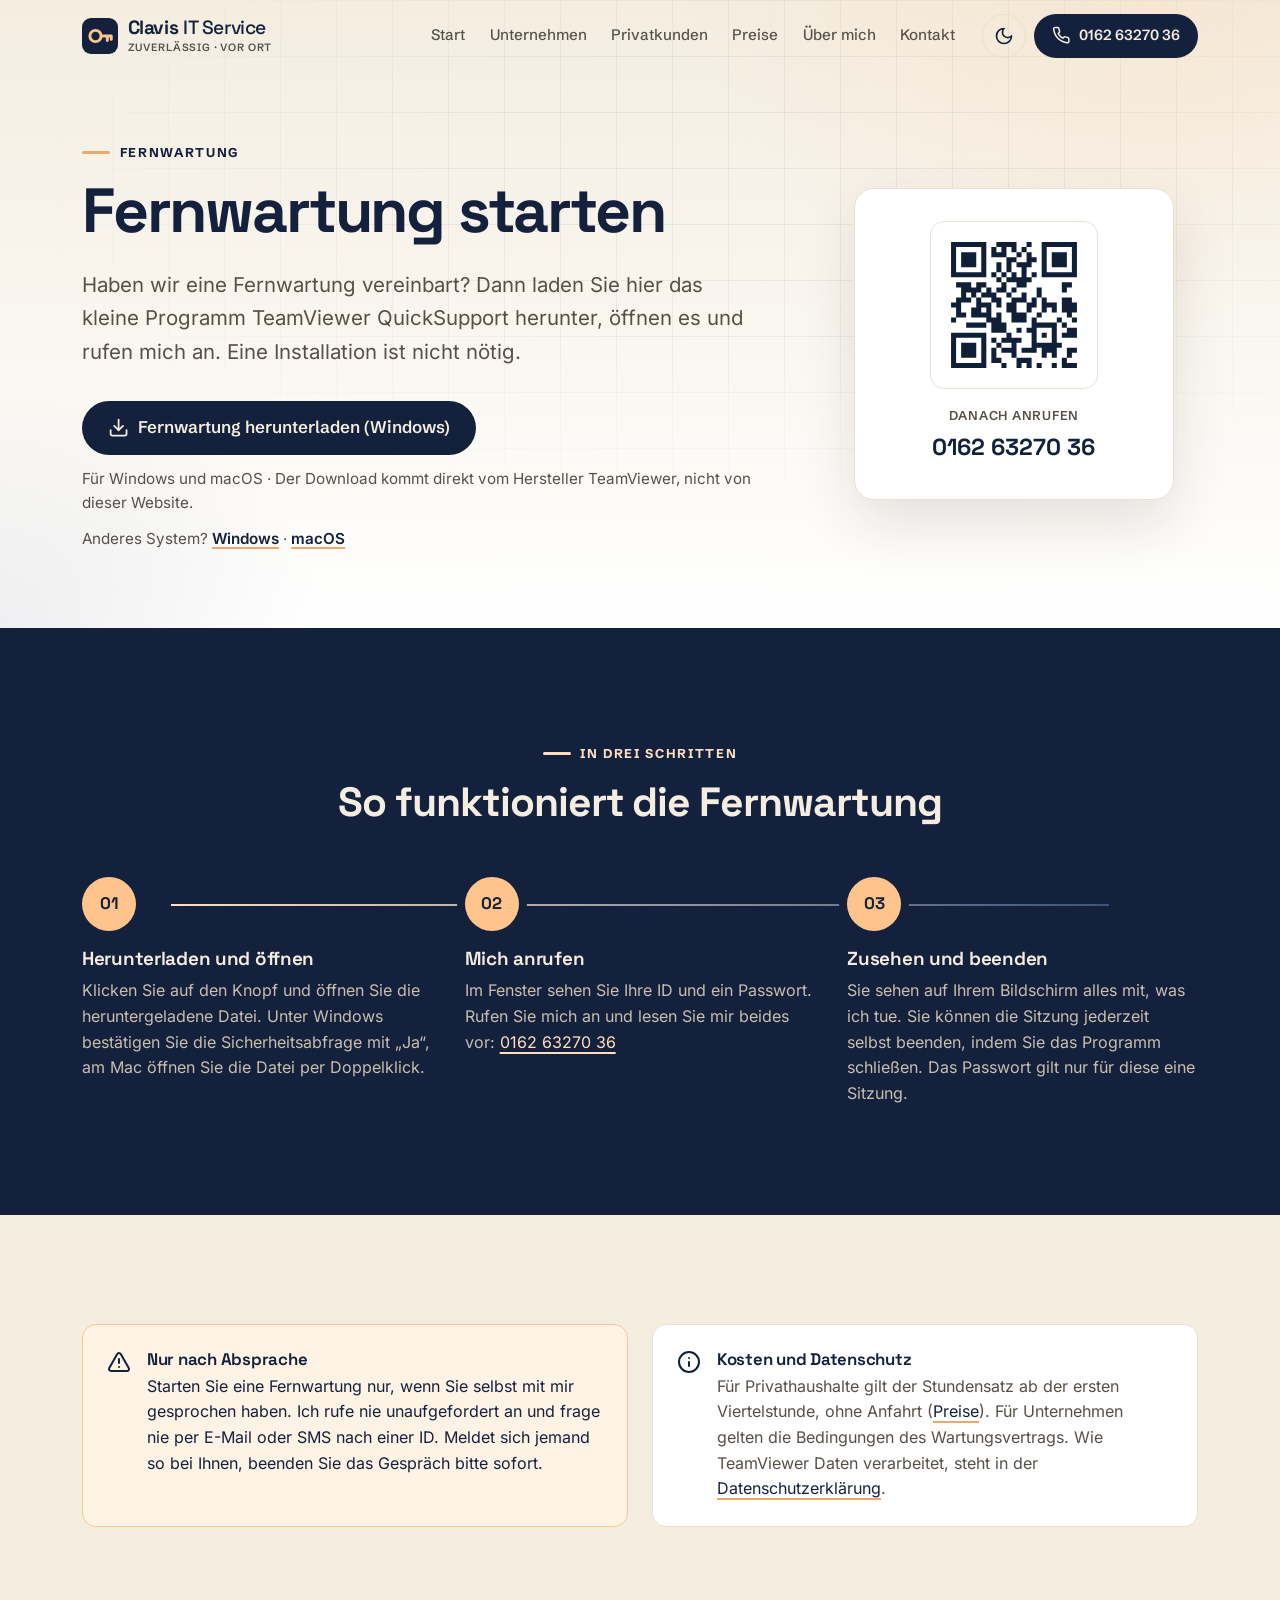
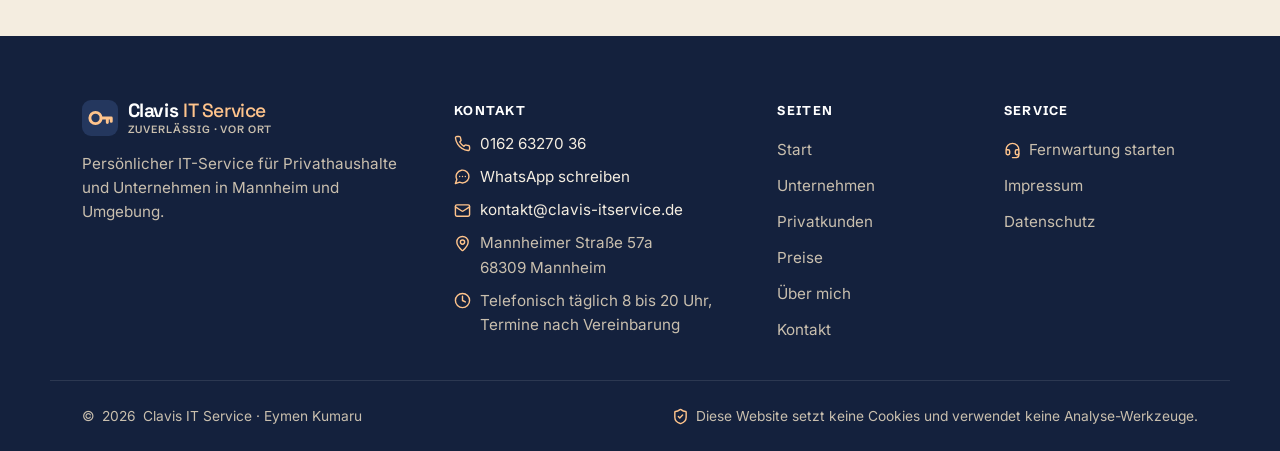
<file: fernwartung.html>
<!doctype html>
<html lang="de">
<head>
  <meta charset="utf-8">
  <meta name="viewport" content="width=device-width, initial-scale=1, viewport-fit=cover">
  <title>Fernwartung starten | Clavis IT Service</title>
  <meta name="description" content="Fernwartung mit Clavis IT Service: TeamViewer QuickSupport herunterladen, öffnen, anrufen. Die Verbindung startet nur nach Absprache und mit Ihrer Freigabe.">
  <link rel="canonical" href="https://clavis-itservice.de/fernwartung.html">
  <meta name="theme-color" content="#FFFFFF" media="(prefers-color-scheme: light)">
  <meta name="theme-color" content="#14213D" media="(prefers-color-scheme: dark)">
  <meta property="og:type" content="website">
  <meta property="og:locale" content="de_DE">
  <meta property="og:site_name" content="Clavis IT Service">
  <meta property="og:title" content="Fernwartung starten | Clavis IT Service">
  <meta property="og:description" content="Fernwartung mit Clavis IT Service: TeamViewer QuickSupport herunterladen, öffnen, anrufen. Die Verbindung startet nur nach Absprache und mit Ihrer Freigabe.">
  <meta property="og:url" content="https://clavis-itservice.de/fernwartung.html">
  <link rel="icon" href="assets/img/favicon.svg" type="image/svg+xml">
  <link rel="preload" href="assets/fonts/inter-latin-wght.woff2" as="font" type="font/woff2" crossorigin>
  <link rel="preload" href="assets/fonts/space-grotesk-latin-wght.woff2" as="font" type="font/woff2" crossorigin>
  <script>(function(){try{var t=localStorage.getItem('clavis-theme');if(t==='dark'||t==='light')document.documentElement.setAttribute('data-theme',t);}catch(e){}})();</script>
  <link rel="stylesheet" href="assets/css/styles.css?v=10">
  <script src="assets/js/main.js?v=10" defer></script>
</head>
<body>
<a class="skip-link" href="#main">Zum Inhalt springen</a>
<header class="site-header" data-header>
  <div class="container header-inner">
    <a class="brand" href="index.html" aria-label="Clavis IT Service – zur Startseite">
      <svg class="brand-mark" viewBox="0 0 32 32" aria-hidden="true"><rect width="32" height="32" rx="8"/><circle cx="12" cy="16" r="5" fill="none" stroke="#FFC48C" stroke-width="2.6"/><path d="M17 16h9M22.5 16v4M26 16v3" fill="none" stroke="#FFC48C" stroke-width="2.6" stroke-linecap="round"/></svg>
      <span class="brand-text"><span class="brand-name">Clavis <span>IT Service</span></span><span class="brand-claim">Zuverlässig · Vor Ort</span></span>
    </a>
    <nav class="nav" id="site-nav" aria-label="Hauptnavigation" data-nav>
      <ul class="nav-list"><li><a href="index.html">Start</a></li><li><a href="geschaeftskunden.html">Unternehmen</a></li><li><a href="leistungen.html">Privatkunden</a></li><li><a href="preise.html">Preise</a></li><li><a href="ueber-mich.html">Über mich</a></li><li><a href="kontakt.html">Kontakt</a></li></ul>
      <div class="nav-extra"><a class="btn btn-primary btn-lg" href="tel:+491626327036"><svg class="icon" aria-hidden="true"><use href="assets/img/icons.svg#i-phone"/></svg>Anrufen: 0162 63270 36</a><a class="btn btn-outline btn-lg" href="https://wa.me/491626327036" rel="noopener"><svg class="icon" aria-hidden="true"><use href="assets/img/icons.svg#i-chat"/></svg>WhatsApp schreiben</a></div>
    </nav>
    <div class="header-actions">
      <button class="icon-btn theme-toggle" type="button" data-theme-toggle aria-label="Dunkle Darstellung aktivieren">
        <svg class="icon i-moon" aria-hidden="true"><use href="assets/img/icons.svg#i-moon"/></svg><svg class="icon i-sun" aria-hidden="true"><use href="assets/img/icons.svg#i-sun"/></svg>
      </button>
      <a class="icon-btn header-phone-icon" href="tel:+491626327036" aria-label="Anrufen: 0162 63270 36"><svg class="icon" aria-hidden="true"><use href="assets/img/icons.svg#i-phone"/></svg></a>
      <a class="btn btn-primary btn-sm header-phone" href="tel:+491626327036"><svg class="icon" aria-hidden="true"><use href="assets/img/icons.svg#i-phone"/></svg>0162 63270 36</a>
      <button class="icon-btn nav-toggle" type="button" aria-controls="site-nav" aria-expanded="false" aria-label="Menü öffnen" data-nav-toggle>
        <svg class="icon i-open" aria-hidden="true"><use href="assets/img/icons.svg#i-menu"/></svg><svg class="icon i-close" aria-hidden="true"><use href="assets/img/icons.svg#i-x"/></svg>
      </button>
    </div>
  </div>
</header>
<main id="main">

  <section class="page-hero" aria-labelledby="hero-title">
    <div class="container hero-grid">
      <div>
        <p class="eyebrow reveal">Fernwartung</p>
        <h1 id="hero-title" class="reveal">Fernwartung starten</h1>
        <p class="hero-lead reveal">Haben wir eine Fernwartung vereinbart? Dann laden Sie hier das kleine Programm TeamViewer QuickSupport herunter, öffnen es und rufen mich an. Eine Installation ist nicht nötig.</p>
        <div class="download-box reveal" data-download>
          <a class="btn btn-primary btn-lg" href="https://download.teamviewer.com/download/TeamViewerQS_x64.exe" rel="noopener" data-dl-main data-win="https://download.teamviewer.com/download/TeamViewerQS_x64.exe" data-mac="https://download.teamviewer.com/download/TeamViewerQS.dmg"><svg class="icon" aria-hidden="true"><use href="assets/img/icons.svg#i-download"/></svg><span data-dl-label>Fernwartung herunterladen</span></a>
          <p class="src">Für Windows und macOS · Der Download kommt direkt vom Hersteller TeamViewer, nicht von dieser Website.</p>
          <p class="alt">Anderes System? <a href="https://download.teamviewer.com/download/TeamViewerQS_x64.exe" rel="noopener">Windows</a> · <a href="https://download.teamviewer.com/download/TeamViewerQS.dmg" rel="noopener">macOS</a></p>
        </div>
        <div class="mobile-hint" data-mobile-hint hidden>
          <div class="note reveal"><svg class="icon" aria-hidden="true"><use href="assets/img/icons.svg#i-smartphone"/></svg><div><p>Sie sind gerade am Handy oder Tablet. Öffnen Sie diese Seite bitte am Computer, der Hilfe braucht, oder rufen Sie mich an: <a href="tel:+491626327036">0162 63270 36</a>.</p></div></div>
        </div>
      </div>
      <aside class="qr-card reveal" aria-label="Telefonnummer als QR-Code">
        <div class="qr"><img src="assets/img/qr-anrufen.svg" width="148" height="148" alt="QR-Code: Clavis IT Service anrufen, 0162 63270 36"></div>
        <p class="qr-label">Danach anrufen</p>
        <a class="qr-phone" href="tel:+491626327036">0162 63270 36</a>
        
      </aside>
    </div>
  </section>

  <section class="section section-navy" aria-labelledby="schritte-title">
    <div class="container">
      <div class="section-head"><p class="eyebrow reveal">In drei Schritten</p><h2 id="schritte-title" class="reveal">So funktioniert die Fernwartung</h2></div>
      <ol class="steps steps-3" data-reveal-line>
<li class="reveal"><span class="step-num" aria-hidden="true">01</span><h3>Herunterladen und öffnen</h3><p>Klicken Sie auf den Knopf und öffnen Sie die heruntergeladene Datei. Unter Windows bestätigen Sie die Sicherheitsabfrage mit „Ja“, am Mac öffnen Sie die Datei per Doppelklick.</p></li>
<li class="reveal"><span class="step-num" aria-hidden="true">02</span><h3>Mich anrufen</h3><p>Im Fenster sehen Sie Ihre ID und ein Passwort. Rufen Sie mich an und lesen Sie mir beides vor: <a href="tel:+491626327036" class="nowrap">0162 63270 36</a></p></li>
<li class="reveal"><span class="step-num" aria-hidden="true">03</span><h3>Zusehen und beenden</h3><p>Sie sehen auf Ihrem Bildschirm alles mit, was ich tue. Sie können die Sitzung jederzeit selbst beenden, indem Sie das Programm schließen. Das Passwort gilt nur für diese eine Sitzung.</p></li>
</ol>
    </div>
  </section>

  <section class="section section-alt" aria-label="Hinweise zur Fernwartung">
    <div class="container grid-2">
      <div class="note note-warn reveal"><svg class="icon" aria-hidden="true"><use href="assets/img/icons.svg#i-alert"/></svg><div><h3>Nur nach Absprache</h3><p>Starten Sie eine Fernwartung nur, wenn Sie selbst mit mir gesprochen haben. Ich rufe nie unaufgefordert an und frage nie per E-Mail oder SMS nach einer ID. Meldet sich jemand so bei Ihnen, beenden Sie das Gespräch bitte sofort.</p></div></div>
      <div class="note reveal"><svg class="icon" aria-hidden="true"><use href="assets/img/icons.svg#i-info"/></svg><div><h3>Kosten und Datenschutz</h3><p>Für Privathaushalte gilt der Stundensatz ab der ersten Viertelstunde, ohne Anfahrt (<a href="preise.html">Preise</a>). Für Unternehmen gelten die Bedingungen des Wartungsvertrags. Wie TeamViewer Daten verarbeitet, steht in der <a href="datenschutz.html#fernwartung">Datenschutzerklärung</a>.</p></div></div>
    </div>
  </section>

</main>
<footer class="site-footer">
  <div class="container footer-grid">
    <div>
      <a class="brand" href="index.html" aria-label="Clavis IT Service – zur Startseite">
        <svg class="brand-mark" viewBox="0 0 32 32" aria-hidden="true"><rect width="32" height="32" rx="8"/><circle cx="12" cy="16" r="5" fill="none" stroke="#FFC48C" stroke-width="2.6"/><path d="M17 16h9M22.5 16v4M26 16v3" fill="none" stroke="#FFC48C" stroke-width="2.6" stroke-linecap="round"/></svg>
      <span class="brand-text"><span class="brand-name">Clavis <span>IT Service</span></span><span class="brand-claim">Zuverlässig · Vor Ort</span></span>
      </a>
      <p>Persönlicher IT-Service für Privathaushalte und Unternehmen in Mannheim und Umgebung.</p>
    </div>
    <div>
      <p class="footer-title">Kontakt</p>
      <ul class="footer-contact">
        <li><svg class="icon" aria-hidden="true"><use href="assets/img/icons.svg#i-phone"/></svg><a href="tel:+491626327036">0162 63270 36</a></li>
        <li><svg class="icon" aria-hidden="true"><use href="assets/img/icons.svg#i-chat"/></svg><a href="https://wa.me/491626327036" rel="noopener">WhatsApp schreiben</a></li>
        <li><svg class="icon" aria-hidden="true"><use href="assets/img/icons.svg#i-mail"/></svg><a href="mailto:kontakt@clavis-itservice.de">kontakt@clavis-itservice.de</a></li>
        <li><svg class="icon" aria-hidden="true"><use href="assets/img/icons.svg#i-pin"/></svg><span>Mannheimer Straße 57a<br>68309 Mannheim</span></li>
        <li><svg class="icon" aria-hidden="true"><use href="assets/img/icons.svg#i-clock"/></svg><span>Telefonisch täglich 8 bis 20 Uhr,<br>Termine nach Vereinbarung</span></li>
      </ul>
    </div>
    <nav aria-label="Seiten">
      <p class="footer-title">Seiten</p>
      <ul class="footer-links"><li><a href="index.html">Start</a></li><li><a href="geschaeftskunden.html">Unternehmen</a></li><li><a href="leistungen.html">Privatkunden</a></li><li><a href="preise.html">Preise</a></li><li><a href="ueber-mich.html">Über mich</a></li><li><a href="kontakt.html">Kontakt</a></li></ul>
    </nav>
    <nav aria-label="Service und Rechtliches">
      <p class="footer-title">Service</p>
      <ul class="footer-links">
        <li><a href="fernwartung.html"><svg class="icon" aria-hidden="true"><use href="assets/img/icons.svg#i-headset"/></svg>Fernwartung starten</a></li>
        <li><a href="impressum.html">Impressum</a></li>
        <li><a href="datenschutz.html">Datenschutz</a></li>
      </ul>
    </nav>
  </div>
  <div class="container footer-bottom">
    <span>© <span data-year>2026</span> Clavis IT Service · Eymen Kumaru</span>
    <span><svg class="icon" aria-hidden="true"><use href="assets/img/icons.svg#i-shield"/></svg>Diese Website setzt keine Cookies und verwendet keine Analyse-Werkzeuge.</span>
  </div>
</footer>
<div class="call-bar" data-call-bar><a class="btn btn-primary btn-lg" href="tel:+491626327036"><svg class="icon" aria-hidden="true"><use href="assets/img/icons.svg#i-phone"/></svg>Anrufen</a><a class="btn btn-outline btn-lg" href="https://wa.me/491626327036" rel="noopener"><svg class="icon" aria-hidden="true"><use href="assets/img/icons.svg#i-chat"/></svg>WhatsApp</a></div>
</body>
</html>
</file>
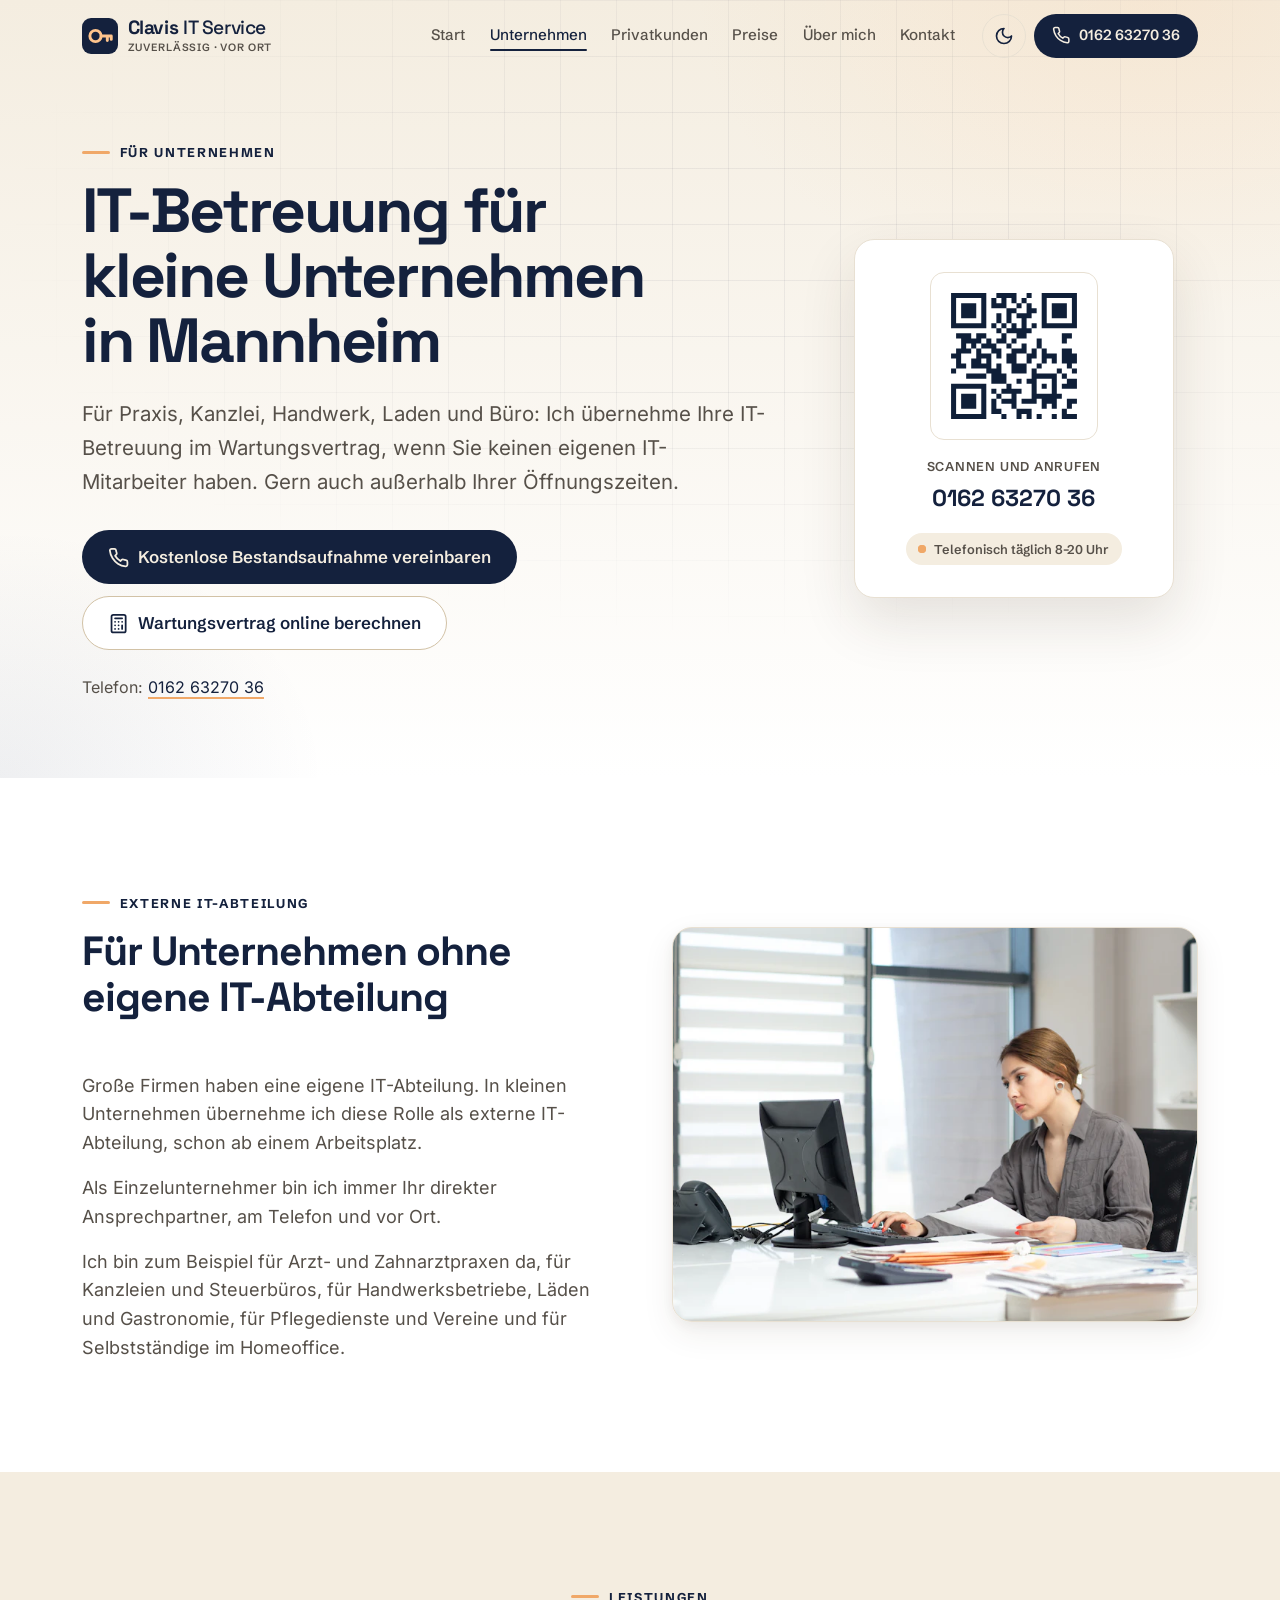
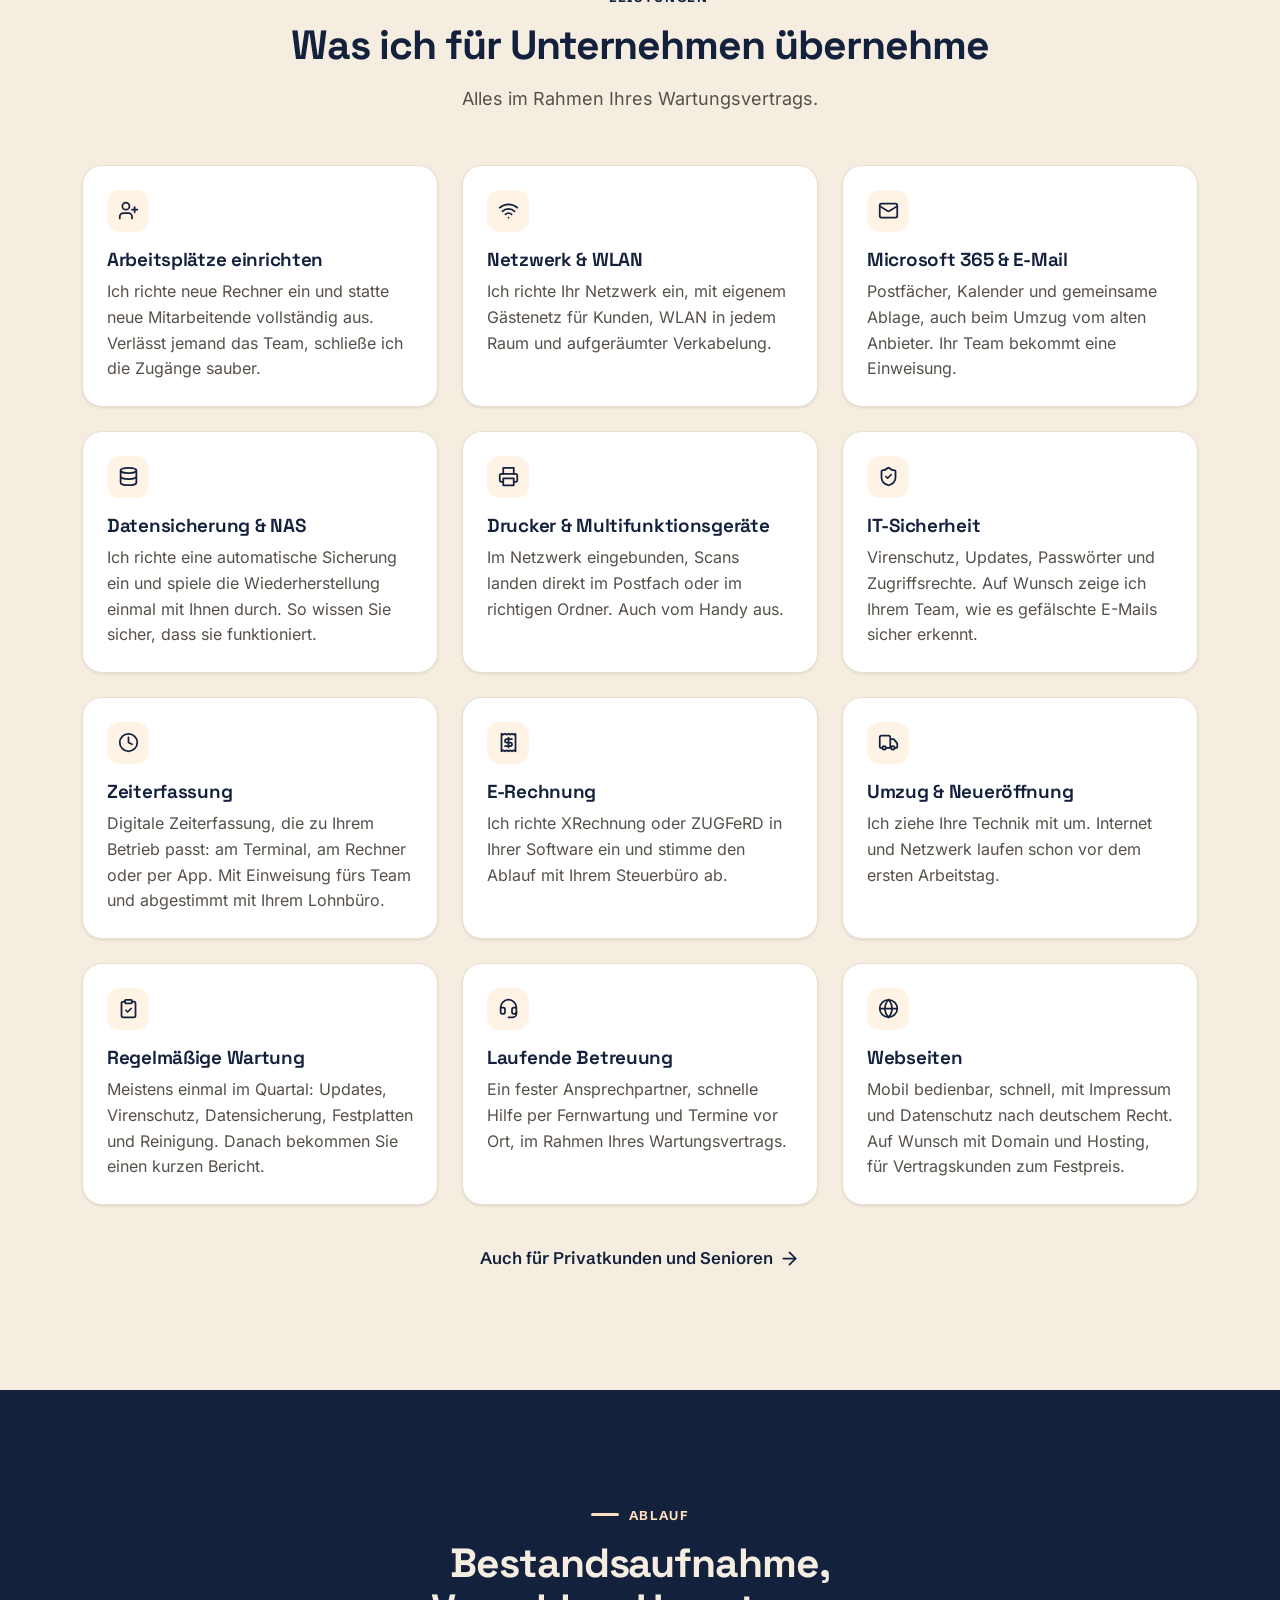
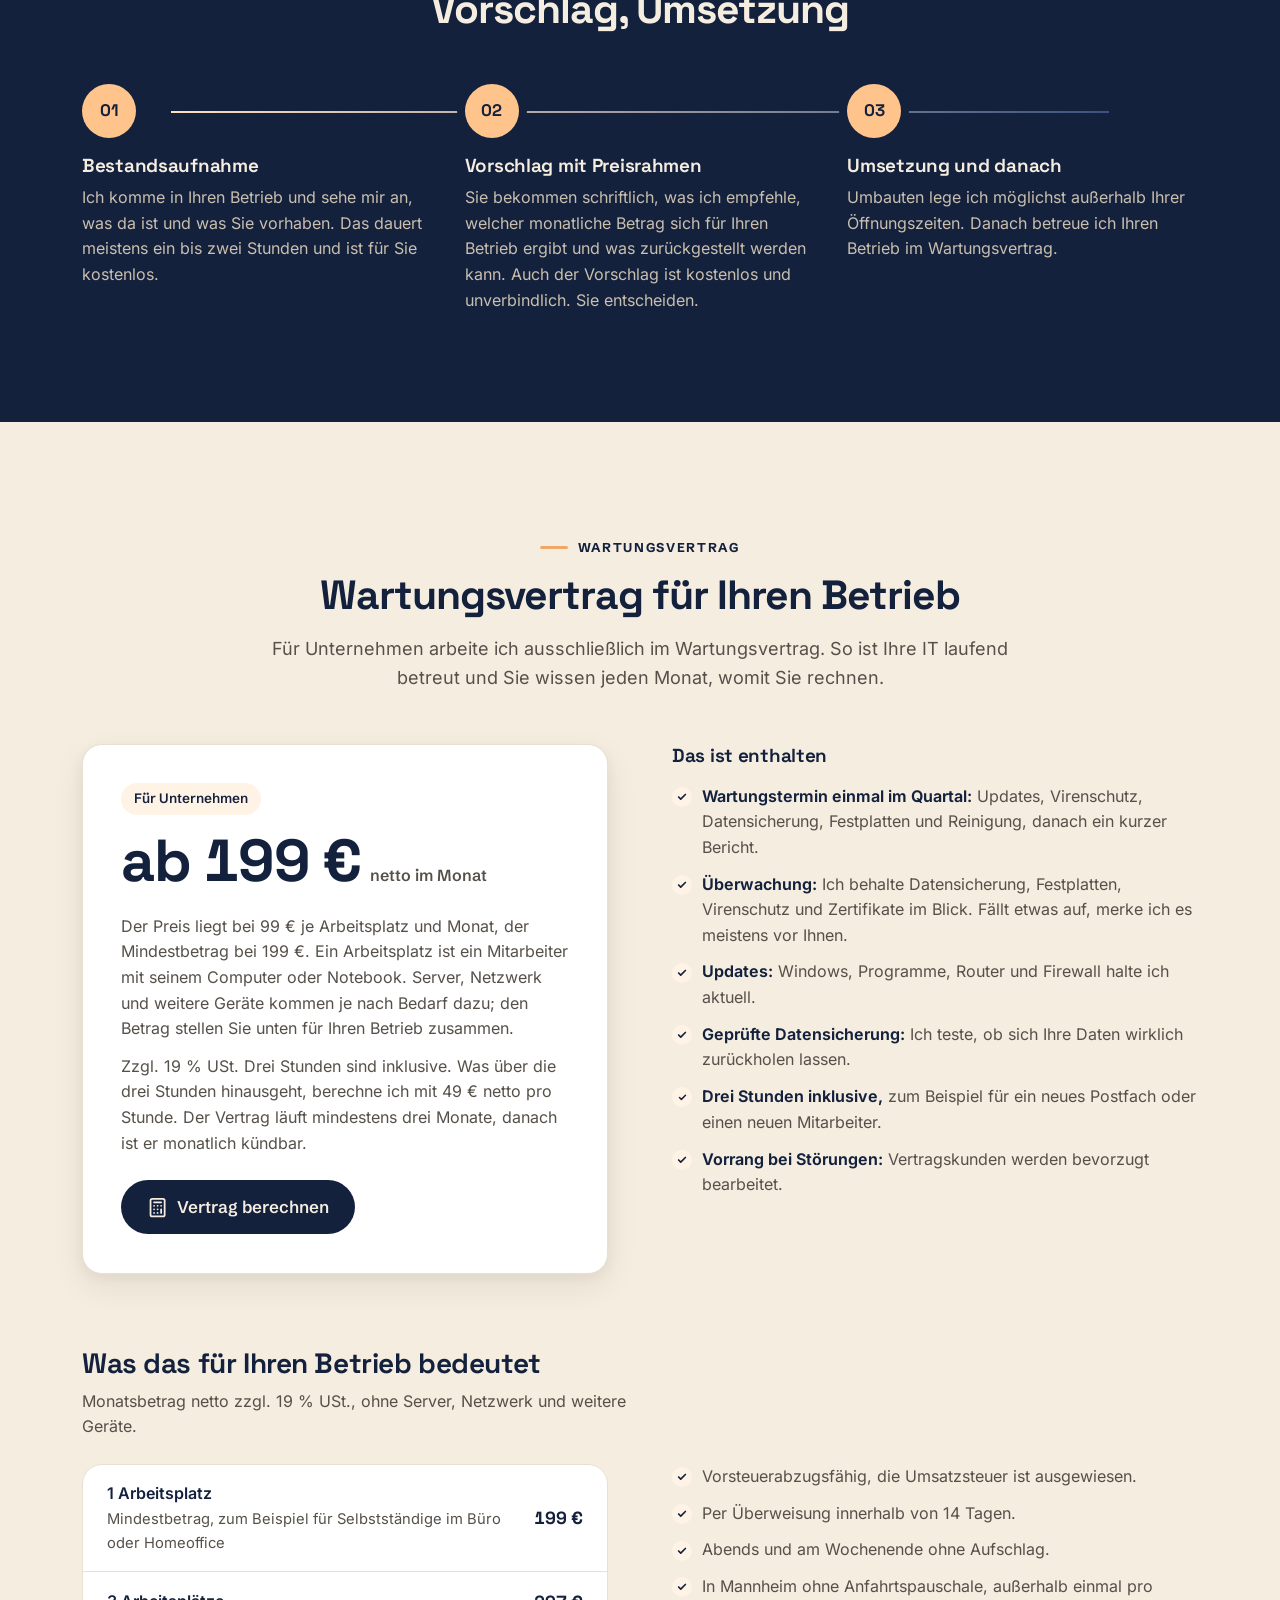
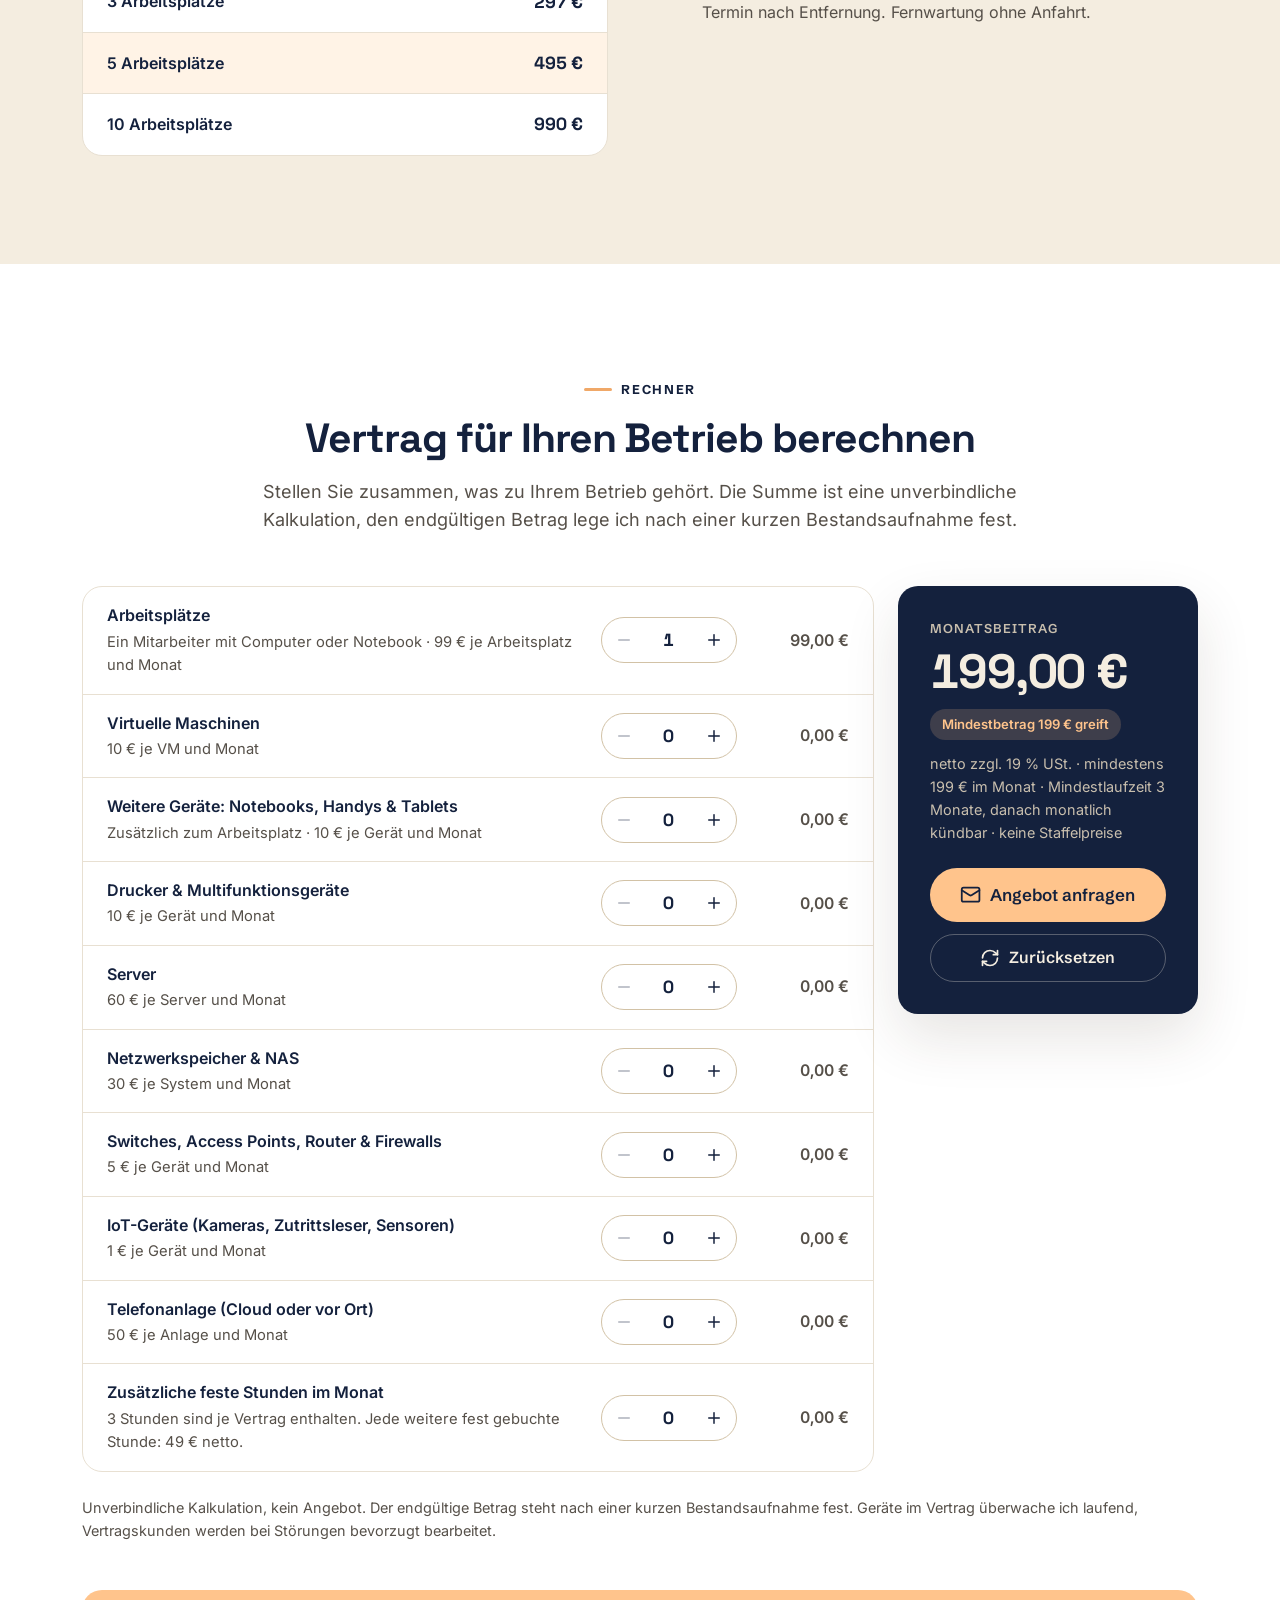
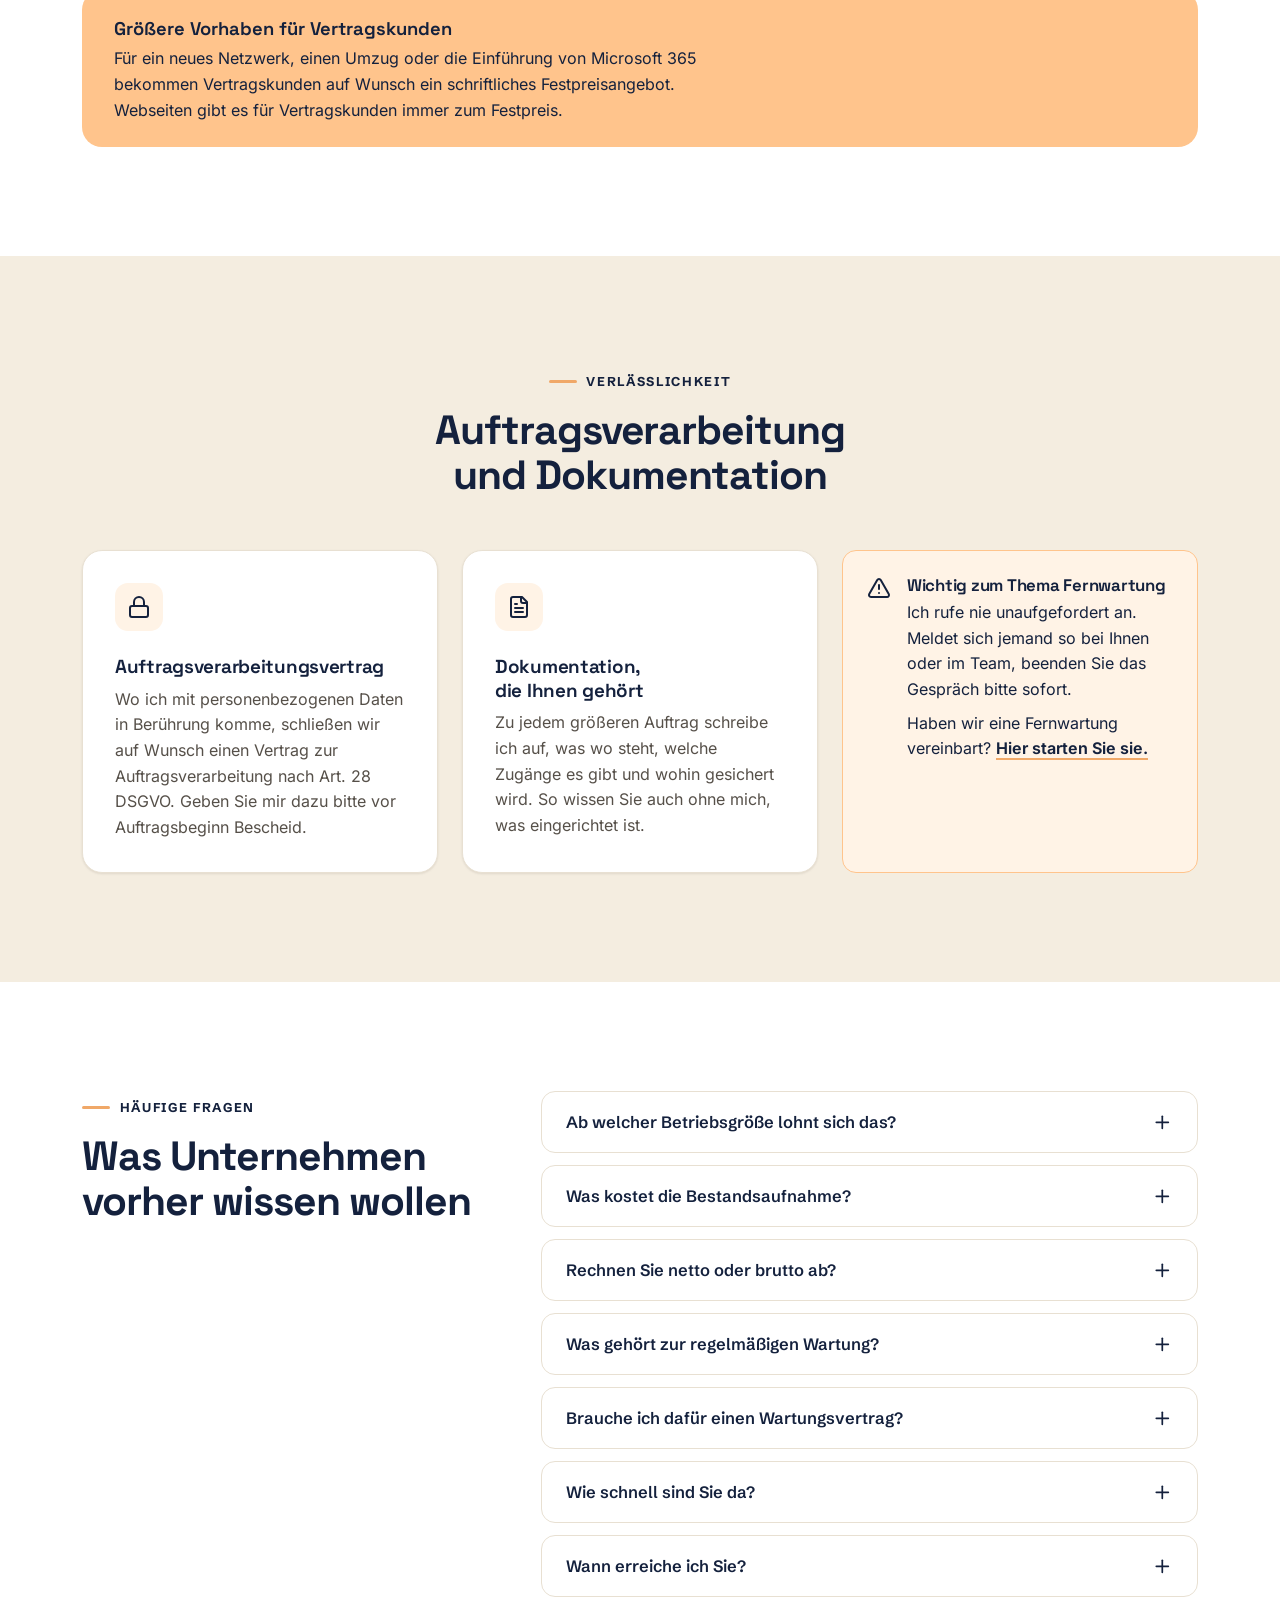
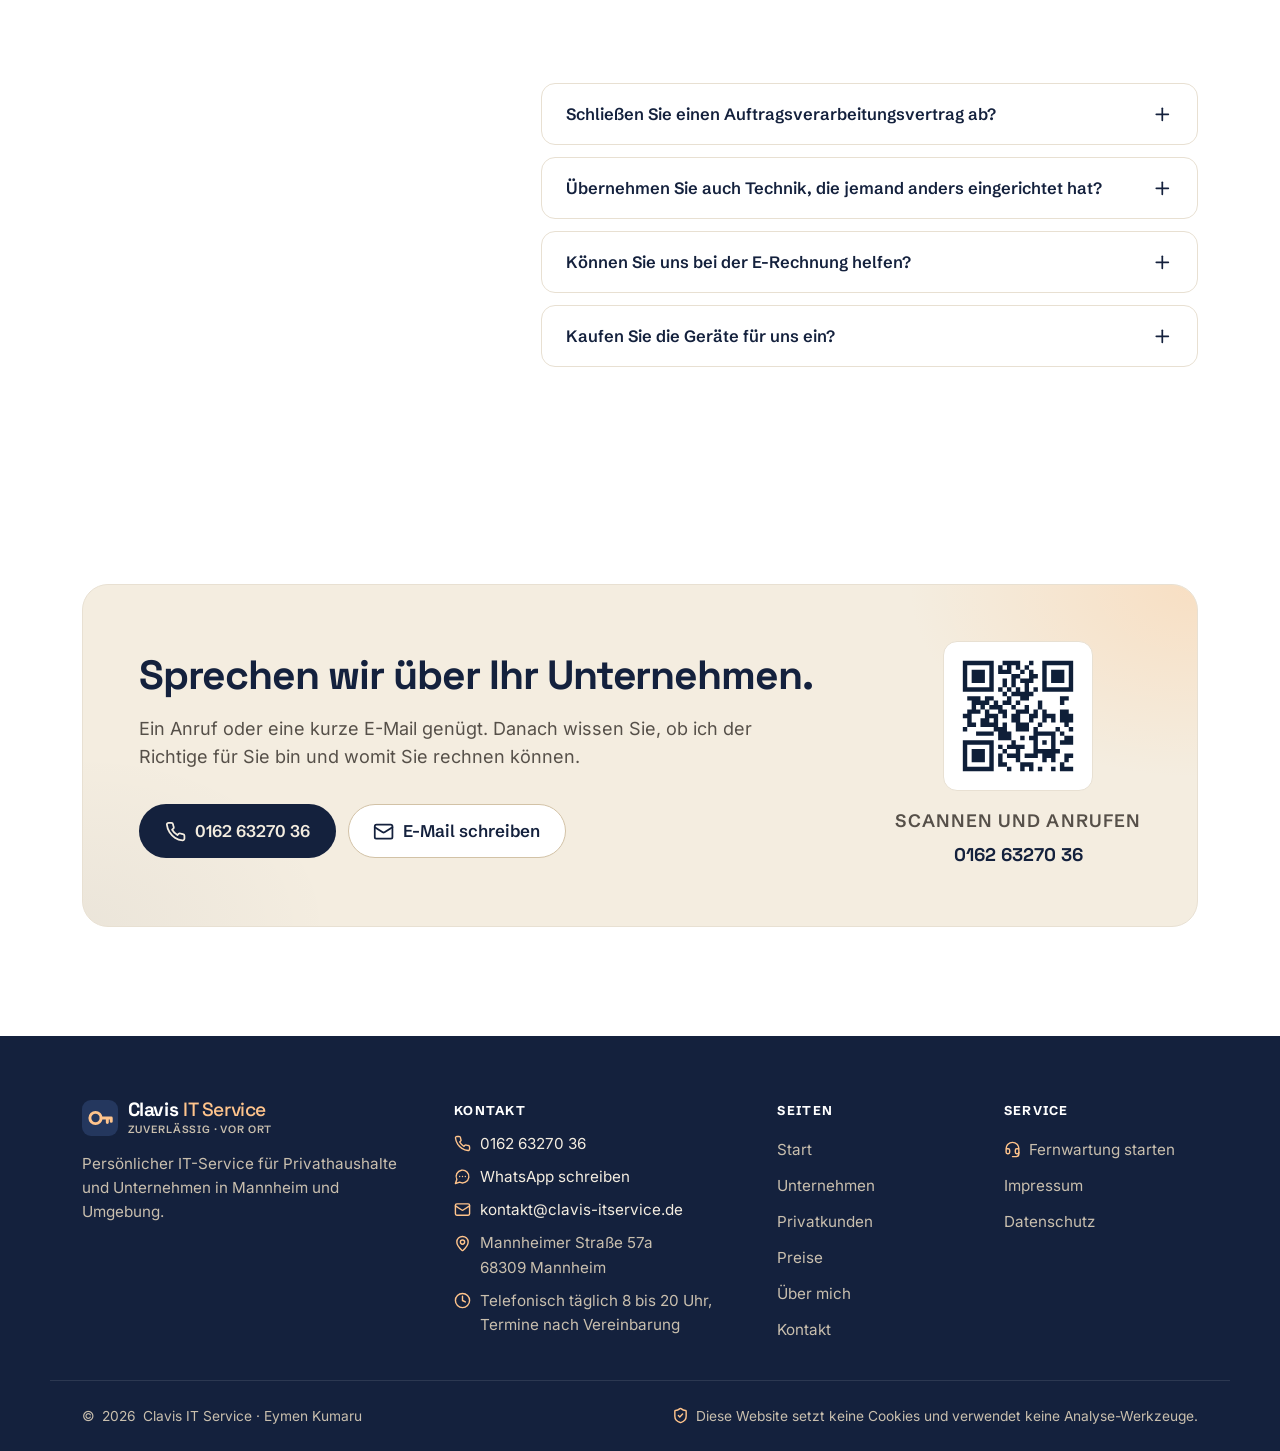
<file: geschaeftskunden.html>
<!doctype html>
<html lang="de">
<head>
  <meta charset="utf-8">
  <meta name="viewport" content="width=device-width, initial-scale=1, viewport-fit=cover">
  <title>IT-Betreuung für kleine Unternehmen in Mannheim | Clavis IT Service</title>
  <meta name="description" content="IT-Betreuung für kleine Unternehmen in Mannheim und Umgebung: Arbeitsplätze, Netzwerk, Microsoft 365, Wartung und Datensicherung im Wartungsvertrag.">
  <link rel="canonical" href="https://clavis-itservice.de/geschaeftskunden.html">
  <meta name="theme-color" content="#FFFFFF" media="(prefers-color-scheme: light)">
  <meta name="theme-color" content="#14213D" media="(prefers-color-scheme: dark)">
  <meta property="og:type" content="website">
  <meta property="og:locale" content="de_DE">
  <meta property="og:site_name" content="Clavis IT Service">
  <meta property="og:title" content="IT-Betreuung für kleine Unternehmen in Mannheim | Clavis IT Service">
  <meta property="og:description" content="IT-Betreuung für kleine Unternehmen in Mannheim und Umgebung: Arbeitsplätze, Netzwerk, Microsoft 365, Wartung und Datensicherung im Wartungsvertrag.">
  <meta property="og:url" content="https://clavis-itservice.de/geschaeftskunden.html">
  <link rel="icon" href="assets/img/favicon.svg" type="image/svg+xml">
  <link rel="preload" href="assets/fonts/inter-latin-wght.woff2" as="font" type="font/woff2" crossorigin>
  <link rel="preload" href="assets/fonts/space-grotesk-latin-wght.woff2" as="font" type="font/woff2" crossorigin>
  <script>(function(){try{var t=localStorage.getItem('clavis-theme');if(t==='dark'||t==='light')document.documentElement.setAttribute('data-theme',t);}catch(e){}})();</script>
  <link rel="stylesheet" href="assets/css/styles.css?v=10">
  <script src="assets/js/main.js?v=10" defer></script>
</head>
<body>
<a class="skip-link" href="#main">Zum Inhalt springen</a>
<header class="site-header" data-header>
  <div class="container header-inner">
    <a class="brand" href="index.html" aria-label="Clavis IT Service – zur Startseite">
      <svg class="brand-mark" viewBox="0 0 32 32" aria-hidden="true"><rect width="32" height="32" rx="8"/><circle cx="12" cy="16" r="5" fill="none" stroke="#FFC48C" stroke-width="2.6"/><path d="M17 16h9M22.5 16v4M26 16v3" fill="none" stroke="#FFC48C" stroke-width="2.6" stroke-linecap="round"/></svg>
      <span class="brand-text"><span class="brand-name">Clavis <span>IT Service</span></span><span class="brand-claim">Zuverlässig · Vor Ort</span></span>
    </a>
    <nav class="nav" id="site-nav" aria-label="Hauptnavigation" data-nav>
      <ul class="nav-list"><li><a href="index.html">Start</a></li><li><a href="geschaeftskunden.html" aria-current="page">Unternehmen</a></li><li><a href="leistungen.html">Privatkunden</a></li><li><a href="preise.html">Preise</a></li><li><a href="ueber-mich.html">Über mich</a></li><li><a href="kontakt.html">Kontakt</a></li></ul>
      <div class="nav-extra"><a class="btn btn-primary btn-lg" href="tel:+491626327036"><svg class="icon" aria-hidden="true"><use href="assets/img/icons.svg#i-phone"/></svg>Anrufen: 0162 63270 36</a><a class="btn btn-outline btn-lg" href="https://wa.me/491626327036" rel="noopener"><svg class="icon" aria-hidden="true"><use href="assets/img/icons.svg#i-chat"/></svg>WhatsApp schreiben</a></div>
    </nav>
    <div class="header-actions">
      <button class="icon-btn theme-toggle" type="button" data-theme-toggle aria-label="Dunkle Darstellung aktivieren">
        <svg class="icon i-moon" aria-hidden="true"><use href="assets/img/icons.svg#i-moon"/></svg><svg class="icon i-sun" aria-hidden="true"><use href="assets/img/icons.svg#i-sun"/></svg>
      </button>
      <a class="icon-btn header-phone-icon" href="tel:+491626327036" aria-label="Anrufen: 0162 63270 36"><svg class="icon" aria-hidden="true"><use href="assets/img/icons.svg#i-phone"/></svg></a>
      <a class="btn btn-primary btn-sm header-phone" href="tel:+491626327036"><svg class="icon" aria-hidden="true"><use href="assets/img/icons.svg#i-phone"/></svg>0162 63270 36</a>
      <button class="icon-btn nav-toggle" type="button" aria-controls="site-nav" aria-expanded="false" aria-label="Menü öffnen" data-nav-toggle>
        <svg class="icon i-open" aria-hidden="true"><use href="assets/img/icons.svg#i-menu"/></svg><svg class="icon i-close" aria-hidden="true"><use href="assets/img/icons.svg#i-x"/></svg>
      </button>
    </div>
  </div>
</header>
<main id="main">

  <section class="page-hero" aria-labelledby="hero-title">
    <div class="container hero-grid">
      <div>
        <p class="eyebrow reveal">Für Unternehmen</p>
        <h1 id="hero-title" class="reveal">IT-Betreuung für kleine Unternehmen in Mannheim</h1>
        <p class="hero-lead reveal">Für Praxis, Kanzlei, Handwerk, Laden und Büro: Ich übernehme Ihre IT-Betreuung im Wartungsvertrag, wenn Sie keinen eigenen IT-Mitarbeiter haben. Gern auch außerhalb Ihrer Öffnungszeiten.</p>
        <div class="btn-row reveal"><a class="btn btn-primary btn-lg" href="tel:+491626327036"><svg class="icon" aria-hidden="true"><use href="assets/img/icons.svg#i-phone"/></svg>Kostenlose Bestandsaufnahme vereinbaren</a><a class="btn btn-outline btn-lg" href="#rechner"><svg class="icon" aria-hidden="true"><use href="assets/img/icons.svg#i-calculator"/></svg>Wartungsvertrag online berechnen</a></div>
        <p class="hero-lead reveal" style="font-size:1rem">Telefon: <a href="tel:+491626327036">0162 63270 36</a></p>
      </div>
      <aside class="qr-card reveal" aria-label="Telefonnummer als QR-Code">
        <div class="qr"><img src="assets/img/qr-anrufen.svg" width="148" height="148" alt="QR-Code: Clavis IT Service anrufen, 0162 63270 36"></div>
        <p class="qr-label">Scannen und anrufen</p>
        <a class="qr-phone" href="tel:+491626327036">0162 63270 36</a>
        <span class="status-badge"><i></i>Telefonisch täglich 8–20 Uhr</span>
      </aside>
    </div>
  </section>

  <section class="section" aria-labelledby="rolle-title">
    <div class="container split split-center">
      <div>
        <div class="section-head section-head-left"><p class="eyebrow reveal">Externe IT-Abteilung</p><h2 id="rolle-title" class="reveal">Für Unternehmen ohne eigene IT-Abteilung</h2></div>
        <div class="prose reveal">
          <p>Große Firmen haben eine eigene IT-Abteilung. In kleinen Unternehmen übernehme ich diese Rolle als externe IT-Abteilung, schon ab einem Arbeitsplatz.</p>
          <p>Als Einzelunternehmer bin ich immer Ihr direkter Ansprechpartner, am Telefon und vor Ort.</p>
          <p>Ich bin zum Beispiel für Arzt- und Zahnarztpraxen da, für Kanzleien und Steuerbüros, für Handwerksbetriebe, Läden und Gastronomie, für Pflegedienste und Vereine und für Selbstständige im Homeoffice.</p>
        </div>
      </div>
      <div class="media reveal"><img src="assets/img/fotos/unternehmen-buero-800.webp" srcset="assets/img/fotos/unternehmen-buero-800.webp 800w, assets/img/fotos/unternehmen-buero-1600.webp 1600w" sizes="(min-width: 960px) 50vw, 100vw" width="1600" height="1066" alt="Mitarbeiterin arbeitet an einem Büroarbeitsplatz mit Computer und Unterlagen" loading="lazy" decoding="async"></div>
    </div>
  </section>

  <section class="section section-alt" id="leistungen" aria-labelledby="leist-title">
    <div class="container">
      <div class="section-head"><p class="eyebrow reveal">Leistungen</p><h2 id="leist-title" class="reveal">Was ich für Unternehmen übernehme</h2><p class="section-lead reveal">Alles im Rahmen Ihres Wartungsvertrags.</p></div>
      <div class="grid-3">
<article class="card card-compact card-hover reveal">
          <span class="card-icon"><svg class="icon" aria-hidden="true"><use href="assets/img/icons.svg#i-user-plus"/></svg></span>
          <h3>Arbeitsplätze einrichten</h3>
          <p>Ich richte neue Rechner ein und statte neue Mitarbeitende vollständig aus. Verlässt jemand das Team, schließe ich die Zugänge sauber.</p>
        </article>
<article class="card card-compact card-hover reveal">
          <span class="card-icon"><svg class="icon" aria-hidden="true"><use href="assets/img/icons.svg#i-wifi"/></svg></span>
          <h3>Netzwerk &amp; WLAN</h3>
          <p>Ich richte Ihr Netzwerk ein, mit eigenem Gästenetz für Kunden, WLAN in jedem Raum und aufgeräumter Verkabelung.</p>
        </article>
<article class="card card-compact card-hover reveal">
          <span class="card-icon"><svg class="icon" aria-hidden="true"><use href="assets/img/icons.svg#i-mail"/></svg></span>
          <h3>Microsoft 365 &amp; E-Mail</h3>
          <p>Postfächer, Kalender und gemeinsame Ablage, auch beim Umzug vom alten Anbieter. Ihr Team bekommt eine Einweisung.</p>
        </article>
<article class="card card-compact card-hover reveal">
          <span class="card-icon"><svg class="icon" aria-hidden="true"><use href="assets/img/icons.svg#i-database"/></svg></span>
          <h3>Datensicherung &amp; NAS</h3>
          <p>Ich richte eine automatische Sicherung ein und spiele die Wiederherstellung einmal mit Ihnen durch. So wissen Sie sicher, dass sie funktioniert.</p>
        </article>
<article class="card card-compact card-hover reveal">
          <span class="card-icon"><svg class="icon" aria-hidden="true"><use href="assets/img/icons.svg#i-printer"/></svg></span>
          <h3>Drucker &amp; Multifunktionsgeräte</h3>
          <p>Im Netzwerk eingebunden, Scans landen direkt im Postfach oder im richtigen Ordner. Auch vom Handy aus.</p>
        </article>
<article class="card card-compact card-hover reveal">
          <span class="card-icon"><svg class="icon" aria-hidden="true"><use href="assets/img/icons.svg#i-shield"/></svg></span>
          <h3>IT-Sicherheit</h3>
          <p>Virenschutz, Updates, Passwörter und Zugriffsrechte. Auf Wunsch zeige ich Ihrem Team, wie es gefälschte E-Mails sicher erkennt.</p>
        </article>
<article class="card card-compact card-hover reveal">
          <span class="card-icon"><svg class="icon" aria-hidden="true"><use href="assets/img/icons.svg#i-clock"/></svg></span>
          <h3>Zeiterfassung</h3>
          <p>Digitale Zeiterfassung, die zu Ihrem Betrieb passt: am Terminal, am Rechner oder per App. Mit Einweisung fürs Team und abgestimmt mit Ihrem Lohnbüro.</p>
        </article>
<article class="card card-compact card-hover reveal">
          <span class="card-icon"><svg class="icon" aria-hidden="true"><use href="assets/img/icons.svg#i-receipt"/></svg></span>
          <h3>E-Rechnung</h3>
          <p>Ich richte XRechnung oder ZUGFeRD in Ihrer Software ein und stimme den Ablauf mit Ihrem Steuerbüro ab.</p>
        </article>
<article class="card card-compact card-hover reveal">
          <span class="card-icon"><svg class="icon" aria-hidden="true"><use href="assets/img/icons.svg#i-truck"/></svg></span>
          <h3>Umzug &amp; Neueröffnung</h3>
          <p>Ich ziehe Ihre Technik mit um. Internet und Netzwerk laufen schon vor dem ersten Arbeitstag.</p>
        </article>
<article class="card card-compact card-hover reveal">
          <span class="card-icon"><svg class="icon" aria-hidden="true"><use href="assets/img/icons.svg#i-clipboard"/></svg></span>
          <h3>Regelmäßige Wartung</h3>
          <p>Meistens einmal im Quartal: Updates, Virenschutz, Datensicherung, Festplatten und Reinigung. Danach bekommen Sie einen kurzen Bericht.</p>
        </article>
<article class="card card-compact card-hover reveal">
          <span class="card-icon"><svg class="icon" aria-hidden="true"><use href="assets/img/icons.svg#i-headset"/></svg></span>
          <h3>Laufende Betreuung</h3>
          <p>Ein fester Ansprechpartner, schnelle Hilfe per Fernwartung und Termine vor Ort, im Rahmen Ihres Wartungsvertrags.</p>
        </article>
<article class="card card-compact card-hover reveal">
          <span class="card-icon"><svg class="icon" aria-hidden="true"><use href="assets/img/icons.svg#i-globe"/></svg></span>
          <h3>Webseiten</h3>
          <p>Mobil bedienbar, schnell, mit Impressum und Datenschutz nach deutschem Recht. Auf Wunsch mit Domain und Hosting, für Vertragskunden zum Festpreis.</p>
        </article>
</div>
      <p class="hint-line reveal"><a class="btn-link" href="leistungen.html">Auch für Privatkunden und Senioren<svg class="icon icon-arrow" aria-hidden="true"><use href="assets/img/icons.svg#i-arrow"/></svg></a></p>
    </div>
  </section>

  <section class="section section-navy" aria-labelledby="weg-title">
    <div class="container">
      <div class="section-head"><p class="eyebrow reveal">Ablauf</p><h2 id="weg-title" class="reveal">Bestandsaufnahme, Vorschlag, Umsetzung</h2></div>
      <ol class="steps steps-3" data-reveal-line>
<li class="reveal"><span class="step-num" aria-hidden="true">01</span><h3>Bestandsaufnahme</h3><p>Ich komme in Ihren Betrieb und sehe mir an, was da ist und was Sie vorhaben. Das dauert meistens ein bis zwei Stunden und ist für Sie kostenlos.</p></li>
<li class="reveal"><span class="step-num" aria-hidden="true">02</span><h3>Vorschlag mit Preisrahmen</h3><p>Sie bekommen schriftlich, was ich empfehle, welcher monatliche Betrag sich für Ihren Betrieb ergibt und was zurückgestellt werden kann. Auch der Vorschlag ist kostenlos und unverbindlich. Sie entscheiden.</p></li>
<li class="reveal"><span class="step-num" aria-hidden="true">03</span><h3>Umsetzung und danach</h3><p>Umbauten lege ich möglichst außerhalb Ihrer Öffnungszeiten. Danach betreue ich Ihren Betrieb im Wartungsvertrag.</p></li>
</ol>
    </div>
  </section>

  <section class="section section-alt" id="wartungsvertrag" aria-labelledby="vertrag-title">
    <div class="container">
      <div class="section-head"><p class="eyebrow reveal">Wartungsvertrag</p><h2 id="vertrag-title" class="reveal">Wartungsvertrag für Ihren Betrieb</h2><p class="section-lead reveal">Für Unternehmen arbeite ich ausschließlich im Wartungsvertrag. So ist Ihre IT laufend betreut und Sie wissen jeden Monat, womit Sie rechnen.</p></div>
      <div class="split">
        <div class="price-card reveal">
          <span class="price-tag">Für Unternehmen</span>
          <p class="price-big"><strong>ab 199 €</strong><span>netto im Monat</span></p>
          <p class="price-text">Der Preis liegt bei 99 € je Arbeitsplatz und Monat, der Mindestbetrag bei 199 €. Ein Arbeitsplatz ist ein Mitarbeiter mit seinem Computer oder Notebook. Server, Netzwerk und weitere Geräte kommen je nach Bedarf dazu; den Betrag stellen Sie unten für Ihren Betrieb zusammen.</p>
          <p class="price-text">Zzgl. 19 % USt. Drei Stunden sind inklusive. Was über die drei Stunden hinausgeht, berechne ich mit 49 € netto pro Stunde. Der Vertrag läuft mindestens drei Monate, danach ist er monatlich kündbar.</p>
          <div class="btn-row"><a class="btn btn-primary btn-lg" href="#rechner"><svg class="icon" aria-hidden="true"><use href="assets/img/icons.svg#i-calculator"/></svg>Vertrag berechnen</a></div>
        </div>
        <div class="reveal">
          <h3 style="margin-bottom:1rem">Das ist enthalten</h3>
          <ul class="checklist"><li><strong>Wartungstermin einmal im Quartal:</strong> Updates, Virenschutz, Datensicherung, Festplatten und Reinigung, danach ein kurzer Bericht.</li><li><strong>Überwachung:</strong> Ich behalte Datensicherung, Festplatten, Virenschutz und Zertifikate im Blick. Fällt etwas auf, merke ich es meistens vor Ihnen.</li><li><strong>Updates:</strong> Windows, Programme, Router und Firewall halte ich aktuell.</li><li><strong>Geprüfte Datensicherung:</strong> Ich teste, ob sich Ihre Daten wirklich zurückholen lassen.</li><li><strong>Drei Stunden inklusive,</strong> zum Beispiel für ein neues Postfach oder einen neuen Mitarbeiter.</li><li><strong>Vorrang bei Störungen:</strong> Vertragskunden werden bevorzugt bearbeitet.</li></ul>
        </div>
      </div>

      <div class="sub-head reveal">
        <div><h3>Was das für Ihren Betrieb bedeutet</h3><p>Monatsbetrag netto zzgl. 19 % USt., ohne Server, Netzwerk und weitere Geräte.</p></div>
      </div>
      <div class="split">
        <ul class="rows reveal" aria-label="Beispielbeträge nach Arbeitsplätzen">
          <li><span class="r-title">1 Arbeitsplatz<span class="r-desc">Mindestbetrag, zum Beispiel für Selbstständige im Büro oder Homeoffice</span></span><span class="r-val">199 €</span></li>
          <li><span class="r-title">3 Arbeitsplätze</span><span class="r-val">297 €</span></li>
          <li class="is-highlight"><span class="r-title">5 Arbeitsplätze</span><span class="r-val">495 €</span></li>
          <li><span class="r-title">10 Arbeitsplätze</span><span class="r-val">990 €</span></li>
        </ul>
        <div class="reveal">
          <ul class="checklist"><li>Vorsteuerabzugsfähig, die Umsatzsteuer ist ausgewiesen.</li><li>Per Überweisung innerhalb von 14 Tagen.</li><li>Abends und am Wochenende ohne Aufschlag.</li><li>In Mannheim ohne Anfahrtspauschale, außerhalb einmal pro Termin nach Entfernung. Fernwartung ohne Anfahrt.</li></ul>
        </div>
      </div>
    </div>
  </section>

  <section class="section" id="rechner" aria-labelledby="rechner-title">
    <div class="container">
      <div class="section-head"><p class="eyebrow reveal">Rechner</p><h2 id="rechner-title" class="reveal">Vertrag für Ihren Betrieb berechnen</h2><p class="section-lead reveal">Stellen Sie zusammen, was zu Ihrem Betrieb gehört. Die Summe ist eine unverbindliche Kalkulation, den endgültigen Betrag lege ich nach einer kurzen Bestandsaufnahme fest.</p></div>
      <form class="calc" data-calc onsubmit="return false" aria-label="Wartungsvertrag berechnen">
        <ul class="calc-list reveal">
          <li class="calc-row" data-calc-row data-price="99">
            <div><label for="c-arbeitsplaetze">Arbeitsplätze</label><span class="r-desc" id="c-arbeitsplaetze-d">Ein Mitarbeiter mit Computer oder Notebook · 99 € je Arbeitsplatz und Monat</span></div>
            <div class="stepper">
              <button type="button" data-step="-1" aria-label="Arbeitsplätze: einen weniger"><svg class="icon" aria-hidden="true"><use href="assets/img/icons.svg#i-minus"/></svg></button>
              <input id="c-arbeitsplaetze" name="arbeitsplaetze" type="number" inputmode="numeric" min="1" max="99" value="1" aria-describedby="c-arbeitsplaetze-d" data-calc-input>
              <button type="button" data-step="1" aria-label="Arbeitsplätze: einen mehr"><svg class="icon" aria-hidden="true"><use href="assets/img/icons.svg#i-plus"/></svg></button>
            </div>
            <output class="calc-line" for="c-arbeitsplaetze" data-calc-line>99,00 €</output>
          </li>
<li class="calc-row" data-calc-row data-price="10">
            <div><label for="c-vms">Virtuelle Maschinen</label><span class="r-desc" id="c-vms-d">10 € je VM und Monat</span></div>
            <div class="stepper">
              <button type="button" data-step="-1" aria-label="Virtuelle Maschinen: einen weniger"><svg class="icon" aria-hidden="true"><use href="assets/img/icons.svg#i-minus"/></svg></button>
              <input id="c-vms" name="vms" type="number" inputmode="numeric" min="0" max="99" value="0" aria-describedby="c-vms-d" data-calc-input>
              <button type="button" data-step="1" aria-label="Virtuelle Maschinen: einen mehr"><svg class="icon" aria-hidden="true"><use href="assets/img/icons.svg#i-plus"/></svg></button>
            </div>
            <output class="calc-line" for="c-vms" data-calc-line>0,00 €</output>
          </li>
<li class="calc-row" data-calc-row data-price="10">
            <div><label for="c-geraete">Weitere Geräte: Notebooks, Handys &amp; Tablets</label><span class="r-desc" id="c-geraete-d">Zusätzlich zum Arbeitsplatz · 10 € je Gerät und Monat</span></div>
            <div class="stepper">
              <button type="button" data-step="-1" aria-label="Weitere Geräte: Notebooks, Handys &amp; Tablets: einen weniger"><svg class="icon" aria-hidden="true"><use href="assets/img/icons.svg#i-minus"/></svg></button>
              <input id="c-geraete" name="geraete" type="number" inputmode="numeric" min="0" max="99" value="0" aria-describedby="c-geraete-d" data-calc-input>
              <button type="button" data-step="1" aria-label="Weitere Geräte: Notebooks, Handys &amp; Tablets: einen mehr"><svg class="icon" aria-hidden="true"><use href="assets/img/icons.svg#i-plus"/></svg></button>
            </div>
            <output class="calc-line" for="c-geraete" data-calc-line>0,00 €</output>
          </li>
<li class="calc-row" data-calc-row data-price="10">
            <div><label for="c-drucker">Drucker &amp; Multifunktionsgeräte</label><span class="r-desc" id="c-drucker-d">10 € je Gerät und Monat</span></div>
            <div class="stepper">
              <button type="button" data-step="-1" aria-label="Drucker &amp; Multifunktionsgeräte: einen weniger"><svg class="icon" aria-hidden="true"><use href="assets/img/icons.svg#i-minus"/></svg></button>
              <input id="c-drucker" name="drucker" type="number" inputmode="numeric" min="0" max="99" value="0" aria-describedby="c-drucker-d" data-calc-input>
              <button type="button" data-step="1" aria-label="Drucker &amp; Multifunktionsgeräte: einen mehr"><svg class="icon" aria-hidden="true"><use href="assets/img/icons.svg#i-plus"/></svg></button>
            </div>
            <output class="calc-line" for="c-drucker" data-calc-line>0,00 €</output>
          </li>
<li class="calc-row" data-calc-row data-price="60">
            <div><label for="c-server">Server</label><span class="r-desc" id="c-server-d">60 € je Server und Monat</span></div>
            <div class="stepper">
              <button type="button" data-step="-1" aria-label="Server: einen weniger"><svg class="icon" aria-hidden="true"><use href="assets/img/icons.svg#i-minus"/></svg></button>
              <input id="c-server" name="server" type="number" inputmode="numeric" min="0" max="99" value="0" aria-describedby="c-server-d" data-calc-input>
              <button type="button" data-step="1" aria-label="Server: einen mehr"><svg class="icon" aria-hidden="true"><use href="assets/img/icons.svg#i-plus"/></svg></button>
            </div>
            <output class="calc-line" for="c-server" data-calc-line>0,00 €</output>
          </li>
<li class="calc-row" data-calc-row data-price="30">
            <div><label for="c-nas">Netzwerkspeicher &amp; NAS</label><span class="r-desc" id="c-nas-d">30 € je System und Monat</span></div>
            <div class="stepper">
              <button type="button" data-step="-1" aria-label="Netzwerkspeicher &amp; NAS: einen weniger"><svg class="icon" aria-hidden="true"><use href="assets/img/icons.svg#i-minus"/></svg></button>
              <input id="c-nas" name="nas" type="number" inputmode="numeric" min="0" max="99" value="0" aria-describedby="c-nas-d" data-calc-input>
              <button type="button" data-step="1" aria-label="Netzwerkspeicher &amp; NAS: einen mehr"><svg class="icon" aria-hidden="true"><use href="assets/img/icons.svg#i-plus"/></svg></button>
            </div>
            <output class="calc-line" for="c-nas" data-calc-line>0,00 €</output>
          </li>
<li class="calc-row" data-calc-row data-price="5">
            <div><label for="c-netzwerk">Switches, Access Points, Router &amp; Firewalls</label><span class="r-desc" id="c-netzwerk-d">5 € je Gerät und Monat</span></div>
            <div class="stepper">
              <button type="button" data-step="-1" aria-label="Switches, Access Points, Router &amp; Firewalls: einen weniger"><svg class="icon" aria-hidden="true"><use href="assets/img/icons.svg#i-minus"/></svg></button>
              <input id="c-netzwerk" name="netzwerk" type="number" inputmode="numeric" min="0" max="99" value="0" aria-describedby="c-netzwerk-d" data-calc-input>
              <button type="button" data-step="1" aria-label="Switches, Access Points, Router &amp; Firewalls: einen mehr"><svg class="icon" aria-hidden="true"><use href="assets/img/icons.svg#i-plus"/></svg></button>
            </div>
            <output class="calc-line" for="c-netzwerk" data-calc-line>0,00 €</output>
          </li>
<li class="calc-row" data-calc-row data-price="1">
            <div><label for="c-iot">IoT-Geräte (Kameras, Zutrittsleser, Sensoren)</label><span class="r-desc" id="c-iot-d">1 € je Gerät und Monat</span></div>
            <div class="stepper">
              <button type="button" data-step="-1" aria-label="IoT-Geräte (Kameras, Zutrittsleser, Sensoren): einen weniger"><svg class="icon" aria-hidden="true"><use href="assets/img/icons.svg#i-minus"/></svg></button>
              <input id="c-iot" name="iot" type="number" inputmode="numeric" min="0" max="99" value="0" aria-describedby="c-iot-d" data-calc-input>
              <button type="button" data-step="1" aria-label="IoT-Geräte (Kameras, Zutrittsleser, Sensoren): einen mehr"><svg class="icon" aria-hidden="true"><use href="assets/img/icons.svg#i-plus"/></svg></button>
            </div>
            <output class="calc-line" for="c-iot" data-calc-line>0,00 €</output>
          </li>
<li class="calc-row" data-calc-row data-price="50">
            <div><label for="c-telefon">Telefonanlage (Cloud oder vor Ort)</label><span class="r-desc" id="c-telefon-d">50 € je Anlage und Monat</span></div>
            <div class="stepper">
              <button type="button" data-step="-1" aria-label="Telefonanlage (Cloud oder vor Ort): einen weniger"><svg class="icon" aria-hidden="true"><use href="assets/img/icons.svg#i-minus"/></svg></button>
              <input id="c-telefon" name="telefon" type="number" inputmode="numeric" min="0" max="99" value="0" aria-describedby="c-telefon-d" data-calc-input>
              <button type="button" data-step="1" aria-label="Telefonanlage (Cloud oder vor Ort): einen mehr"><svg class="icon" aria-hidden="true"><use href="assets/img/icons.svg#i-plus"/></svg></button>
            </div>
            <output class="calc-line" for="c-telefon" data-calc-line>0,00 €</output>
          </li>
<li class="calc-row" data-calc-row data-price="49">
            <div><label for="c-stunden">Zusätzliche feste Stunden im Monat</label><span class="r-desc" id="c-stunden-d">3 Stunden sind je Vertrag enthalten. Jede weitere fest gebuchte Stunde: 49 € netto.</span></div>
            <div class="stepper">
              <button type="button" data-step="-1" aria-label="Zusätzliche feste Stunden im Monat: einen weniger"><svg class="icon" aria-hidden="true"><use href="assets/img/icons.svg#i-minus"/></svg></button>
              <input id="c-stunden" name="stunden" type="number" inputmode="numeric" min="0" max="99" value="0" aria-describedby="c-stunden-d" data-calc-input>
              <button type="button" data-step="1" aria-label="Zusätzliche feste Stunden im Monat: einen mehr"><svg class="icon" aria-hidden="true"><use href="assets/img/icons.svg#i-plus"/></svg></button>
            </div>
            <output class="calc-line" for="c-stunden" data-calc-line>0,00 €</output>
          </li>
        </ul>
        <aside class="calc-sum reveal" aria-label="Ergebnis">
          <p class="label">Monatsbeitrag</p>
          <output class="calc-total" data-calc-total aria-live="polite">199,00 €</output>
          <p class="calc-min" data-calc-min>Mindestbetrag 199 € greift</p>
          <p class="sum-fine">netto zzgl. 19 % USt. · mindestens 199 € im Monat · Mindestlaufzeit 3 Monate, danach monatlich kündbar · keine Staffelpreise</p>
          <div class="btn-row">
            <a class="btn btn-primary btn-lg" href="mailto:kontakt@clavis-itservice.de" data-calc-mail><svg class="icon" aria-hidden="true"><use href="assets/img/icons.svg#i-mail"/></svg>Angebot anfragen</a>
            <button class="btn btn-outline" type="button" data-calc-reset><svg class="icon" aria-hidden="true"><use href="assets/img/icons.svg#i-refresh"/></svg>Zurücksetzen</button>
          </div>
        </aside>
      </form>
      <p class="calc-disclaimer reveal">Unverbindliche Kalkulation, kein Angebot. Der endgültige Betrag steht nach einer kurzen Bestandsaufnahme fest. Geräte im Vertrag überwache ich laufend, Vertragskunden werden bei Störungen bevorzugt bearbeitet.</p>
      <div class="callout on-coral reveal">
        <p><strong>Größere Vorhaben für Vertragskunden</strong>Für ein neues Netzwerk, einen Umzug oder die Einführung von Microsoft 365 bekommen Vertragskunden auf Wunsch ein schriftliches Festpreisangebot. Webseiten gibt es für Vertragskunden immer zum Festpreis.</p>
      </div>
    </div>
  </section>

  <section class="section section-alt" aria-labelledby="avv-title">
    <div class="container">
      <div class="section-head"><p class="eyebrow reveal">Verlässlichkeit</p><h2 id="avv-title" class="reveal">Auftragsverarbeitung und Dokumentation</h2></div>
      <div class="grid-3">
        <article class="card reveal"><span class="card-icon"><svg class="icon" aria-hidden="true"><use href="assets/img/icons.svg#i-lock"/></svg></span><h3>Auftragsverarbeitungsvertrag</h3><p>Wo ich mit personenbezogenen Daten in Berührung komme, schließen wir auf Wunsch einen Vertrag zur Auftragsverarbeitung nach Art. 28 DSGVO. Geben Sie mir dazu bitte vor Auftragsbeginn Bescheid.</p></article>
        <article class="card reveal"><span class="card-icon"><svg class="icon" aria-hidden="true"><use href="assets/img/icons.svg#i-file"/></svg></span><h3>Dokumentation, die Ihnen gehört</h3><p>Zu jedem größeren Auftrag schreibe ich auf, was wo steht, welche Zugänge es gibt und wohin gesichert wird. So wissen Sie auch ohne mich, was eingerichtet ist.</p></article>
        <div class="note note-warn reveal"><svg class="icon" aria-hidden="true"><use href="assets/img/icons.svg#i-alert"/></svg><div><h3>Wichtig zum Thema Fernwartung</h3><p>Ich rufe nie unaufgefordert an. Meldet sich jemand so bei Ihnen oder im Team, beenden Sie das Gespräch bitte sofort.</p><p>Haben wir eine Fernwartung vereinbart? <a href="fernwartung.html">Hier starten Sie sie.</a></p></div></div>
      </div>
    </div>
  </section>

  <section class="section" id="faq" aria-labelledby="faq-title">
    <div class="container faq-wrap">
      <div class="section-head section-head-left"><p class="eyebrow reveal">Häufige Fragen</p><h2 id="faq-title" class="reveal">Was Unternehmen vorher wissen wollen</h2></div>
      <div class="faq-list"><details class="faq reveal"><summary>Ab welcher Betriebsgröße lohnt sich das?<svg class="icon" aria-hidden="true"><use href="assets/img/icons.svg#i-plus"/></svg></summary><div class="faq-body"><p>Ab einem Arbeitsplatz. Ein Ein-Personen-Betrieb mit einem Rechner, einem Drucker und einem Postfach ist ein typischer Auftrag. Nach oben liegt die sinnvolle Grenze bei Unternehmen bis 10 Mitarbeitern. Bei größeren Betrieben sage ich Ihnen offen, ob ich der richtige Ansprechpartner bin.</p></div></details><details class="faq reveal"><summary>Was kostet die Bestandsaufnahme?<svg class="icon" aria-hidden="true"><use href="assets/img/icons.svg#i-plus"/></svg></summary><div class="faq-body"><p>Nichts. Die Bestandsaufnahme in Ihrem Betrieb und der schriftliche Vorschlag mit Preisrahmen sind für Unternehmen kostenlos und unverbindlich. Kosten entstehen erst mit dem Wartungsvertrag.</p></div></details><details class="faq reveal"><summary>Rechnen Sie netto oder brutto ab?<svg class="icon" aria-hidden="true"><use href="assets/img/icons.svg#i-plus"/></svg></summary><div class="faq-body"><p>Für Unternehmen gelten Nettopreise zzgl. 19 % USt.: der monatliche Betrag des Wartungsvertrags und Stunden über die drei inklusiven hinaus mit 49 € netto. Auf der Rechnung ist die Umsatzsteuer gesondert ausgewiesen und damit für Sie vorsteuerabzugsfähig.</p></div></details><details class="faq reveal"><summary>Was gehört zur regelmäßigen Wartung?<svg class="icon" aria-hidden="true"><use href="assets/img/icons.svg#i-plus"/></svg></summary><div class="faq-body"><p>Ein fester Termin im Takt Ihrer Wahl, meistens quartalsweise. Geprüft werden Updates für Windows und die Programme, Virenschutz, Datensicherung samt Rückspieltest, Zustand der Festplatten, Router und Access Points sowie Drucker und Verbrauchsmaterial. Dazu die Reinigung der Geräte, damit sie lange halten.</p><p>Danach bekommen Sie einen kurzen Bericht, was ich erledigt habe und was als Nächstes ansteht.</p></div></details><details class="faq reveal"><summary>Brauche ich dafür einen Wartungsvertrag?<svg class="icon" aria-hidden="true"><use href="assets/img/icons.svg#i-plus"/></svg></summary><div class="faq-body"><p>Ja. Für Unternehmen arbeite ich ausschließlich im Wartungsvertrag. Sie stellen online zusammen, was zu Ihrem Betrieb gehört, drei Stunden sind inklusive, weitere Stunden kosten 49 € netto, Mindestlaufzeit drei Monate, danach monatlich kündbar.</p></div></details><details class="faq reveal"><summary>Wie schnell sind Sie da?<svg class="icon" aria-hidden="true"><use href="assets/img/icons.svg#i-plus"/></svg></summary><div class="faq-body"><p>In der Regel ist ein Termin am selben oder am nächsten Tag möglich. In dringenden Fällen sagen Sie es mir am Telefon, dann priorisiere ich Ihr Anliegen.</p><p>Sie erfahren am Telefon verbindlich, wann ich da bin. Vieles erledige ich auch sofort per Fernwartung.</p></div></details><details class="faq reveal"><summary>Wann erreiche ich Sie?<svg class="icon" aria-hidden="true"><use href="assets/img/icons.svg#i-plus"/></svg></summary><div class="faq-body"><p>Telefonisch täglich von 8 bis 20 Uhr. Wenn ich gerade bei einem Kunden bin, sprechen Sie auf die Mailbox oder schreiben per WhatsApp. Ich melde mich in der Regel innerhalb einer Stunde zurück. Einen Termin machen wir dann aus, gern auch kurzfristig.</p></div></details><details class="faq reveal"><summary>Können Sie außerhalb der Öffnungszeiten kommen?<svg class="icon" aria-hidden="true"><use href="assets/img/icons.svg#i-plus"/></svg></summary><div class="faq-body"><p>Ja, gern. Früh morgens, abends oder am Wochenende, ohne Aufschlag.</p></div></details><details class="faq reveal"><summary>Schließen Sie einen Auftragsverarbeitungsvertrag ab?<svg class="icon" aria-hidden="true"><use href="assets/img/icons.svg#i-plus"/></svg></summary><div class="faq-body"><p>Ja. Wo ich mit personenbezogenen Daten in Berührung komme, etwa in einer Praxis oder Kanzlei, schließen wir auf Wunsch einen Auftragsverarbeitungsvertrag nach Art. 28 DSGVO. Bringen Sie gern Ihr eigenes Muster mit.</p></div></details><details class="faq reveal"><summary>Übernehmen Sie auch Technik, die jemand anders eingerichtet hat?<svg class="icon" aria-hidden="true"><use href="assets/img/icons.svg#i-plus"/></svg></summary><div class="faq-body"><p>Ja. Der erste Schritt ist dann eine kostenlose Bestandsaufnahme: Was steht wo, welche Zugänge gibt es, wohin wird gesichert. Danach wissen Sie selbst, woran Sie sind, auch unabhängig von mir.</p></div></details><details class="faq reveal"><summary>Können Sie uns bei der E-Rechnung helfen?<svg class="icon" aria-hidden="true"><use href="assets/img/icons.svg#i-plus"/></svg></summary><div class="faq-body"><p>Ja. Eine E-Rechnung ist ein strukturierter Datensatz, den Ihre Software lesen und schreiben können muss. Verbreitet sind XRechnung und ZUGFeRD.</p><p>Ich sehe mir an, was Ihr Rechnungsprogramm heute kann, richte das Empfangen und Erstellen ein und stimme den Ablauf mit Ihrem Steuerbüro ab. Wenn Ihr Programm es nicht kann, sage ich Ihnen, welches passt, bevor Sie etwas kaufen.</p></div></details><details class="faq reveal"><summary>Kaufen Sie die Geräte für uns ein?<svg class="icon" aria-hidden="true"><use href="assets/img/icons.svg#i-plus"/></svg></summary><div class="faq-body"><p>Die Beschaffung übernehme ich gern: Geräte aussuchen, Angebote vergleichen, bestellen, Lieferung prüfen und anschließend alles einrichten. Bestellt wird dabei auf Ihren Namen. So laufen Rechnung, Garantie und Gewährleistung direkt zwischen Ihnen und dem Händler, ohne Umweg über mich.</p><p>Die Zeit dafür läuft über die Stunden im Wartungsvertrag, bei größeren Bestellungen auf Wunsch zu einer festen Pauschale. Ich verkaufe keine Hardware und verdiene an keiner Empfehlung mit. Ich schlage vor, was zu Ihrer Arbeit passt.</p></div></details></div>
    </div>
  </section>

  <section class="cta-band" aria-labelledby="cta-title">
    <div class="container">
      <div class="cta-box reveal">
        <div>
          <h2 id="cta-title">Sprechen wir über Ihr Unternehmen.</h2>
          <p>Ein Anruf oder eine kurze E-Mail genügt. Danach wissen Sie, ob ich der Richtige für Sie bin und womit Sie rechnen können.</p>
          <div class="btn-row"><a class="btn btn-primary btn-lg" href="tel:+491626327036" aria-label="Anrufen: 0162 63270 36"><svg class="icon" aria-hidden="true"><use href="assets/img/icons.svg#i-phone"/></svg>0162 63270 36</a><a class="btn btn-outline btn-lg" href="mailto:kontakt@clavis-itservice.de?subject=Anfrage%20Unternehmen"><svg class="icon" aria-hidden="true"><use href="assets/img/icons.svg#i-mail"/></svg>E-Mail schreiben</a></div>
          
        </div>
        <div class="cta-qr">
          <div class="qr"><img src="assets/img/qr-anrufen.svg" width="130" height="130" alt="QR-Code: anrufen unter 0162 63270 36" loading="lazy"></div>
          <p class="qr-label">Scannen und anrufen</p>
          <a class="qr-phone" href="tel:+491626327036">0162 63270 36</a>
        </div>
      </div>
    </div>
  </section>

</main>
<footer class="site-footer">
  <div class="container footer-grid">
    <div>
      <a class="brand" href="index.html" aria-label="Clavis IT Service – zur Startseite">
        <svg class="brand-mark" viewBox="0 0 32 32" aria-hidden="true"><rect width="32" height="32" rx="8"/><circle cx="12" cy="16" r="5" fill="none" stroke="#FFC48C" stroke-width="2.6"/><path d="M17 16h9M22.5 16v4M26 16v3" fill="none" stroke="#FFC48C" stroke-width="2.6" stroke-linecap="round"/></svg>
      <span class="brand-text"><span class="brand-name">Clavis <span>IT Service</span></span><span class="brand-claim">Zuverlässig · Vor Ort</span></span>
      </a>
      <p>Persönlicher IT-Service für Privathaushalte und Unternehmen in Mannheim und Umgebung.</p>
    </div>
    <div>
      <p class="footer-title">Kontakt</p>
      <ul class="footer-contact">
        <li><svg class="icon" aria-hidden="true"><use href="assets/img/icons.svg#i-phone"/></svg><a href="tel:+491626327036">0162 63270 36</a></li>
        <li><svg class="icon" aria-hidden="true"><use href="assets/img/icons.svg#i-chat"/></svg><a href="https://wa.me/491626327036" rel="noopener">WhatsApp schreiben</a></li>
        <li><svg class="icon" aria-hidden="true"><use href="assets/img/icons.svg#i-mail"/></svg><a href="mailto:kontakt@clavis-itservice.de">kontakt@clavis-itservice.de</a></li>
        <li><svg class="icon" aria-hidden="true"><use href="assets/img/icons.svg#i-pin"/></svg><span>Mannheimer Straße 57a<br>68309 Mannheim</span></li>
        <li><svg class="icon" aria-hidden="true"><use href="assets/img/icons.svg#i-clock"/></svg><span>Telefonisch täglich 8 bis 20 Uhr,<br>Termine nach Vereinbarung</span></li>
      </ul>
    </div>
    <nav aria-label="Seiten">
      <p class="footer-title">Seiten</p>
      <ul class="footer-links"><li><a href="index.html">Start</a></li><li><a href="geschaeftskunden.html">Unternehmen</a></li><li><a href="leistungen.html">Privatkunden</a></li><li><a href="preise.html">Preise</a></li><li><a href="ueber-mich.html">Über mich</a></li><li><a href="kontakt.html">Kontakt</a></li></ul>
    </nav>
    <nav aria-label="Service und Rechtliches">
      <p class="footer-title">Service</p>
      <ul class="footer-links">
        <li><a href="fernwartung.html"><svg class="icon" aria-hidden="true"><use href="assets/img/icons.svg#i-headset"/></svg>Fernwartung starten</a></li>
        <li><a href="impressum.html">Impressum</a></li>
        <li><a href="datenschutz.html">Datenschutz</a></li>
      </ul>
    </nav>
  </div>
  <div class="container footer-bottom">
    <span>© <span data-year>2026</span> Clavis IT Service · Eymen Kumaru</span>
    <span><svg class="icon" aria-hidden="true"><use href="assets/img/icons.svg#i-shield"/></svg>Diese Website setzt keine Cookies und verwendet keine Analyse-Werkzeuge.</span>
  </div>
</footer>
<div class="call-bar" data-call-bar><a class="btn btn-primary btn-lg" href="tel:+491626327036"><svg class="icon" aria-hidden="true"><use href="assets/img/icons.svg#i-phone"/></svg>Anrufen</a><a class="btn btn-outline btn-lg" href="https://wa.me/491626327036" rel="noopener"><svg class="icon" aria-hidden="true"><use href="assets/img/icons.svg#i-chat"/></svg>WhatsApp</a></div>
</body>
</html>
</file>
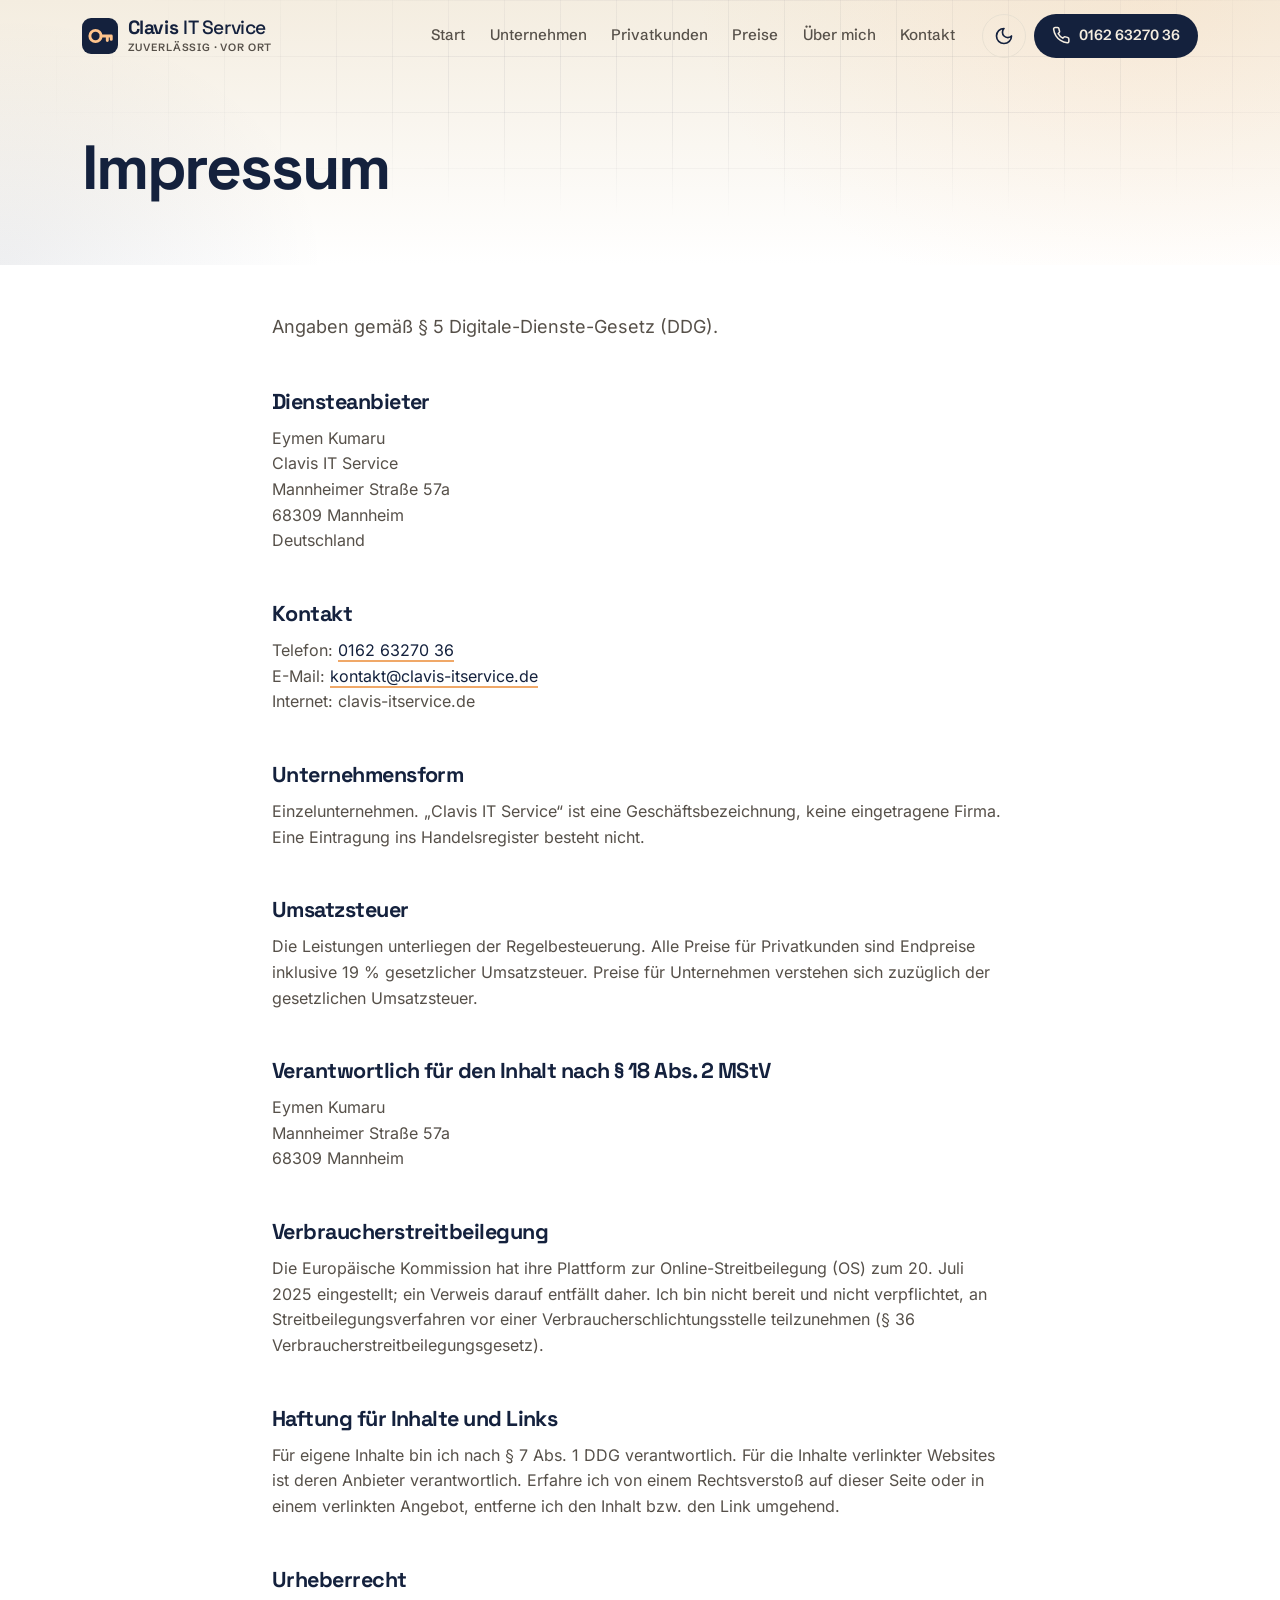
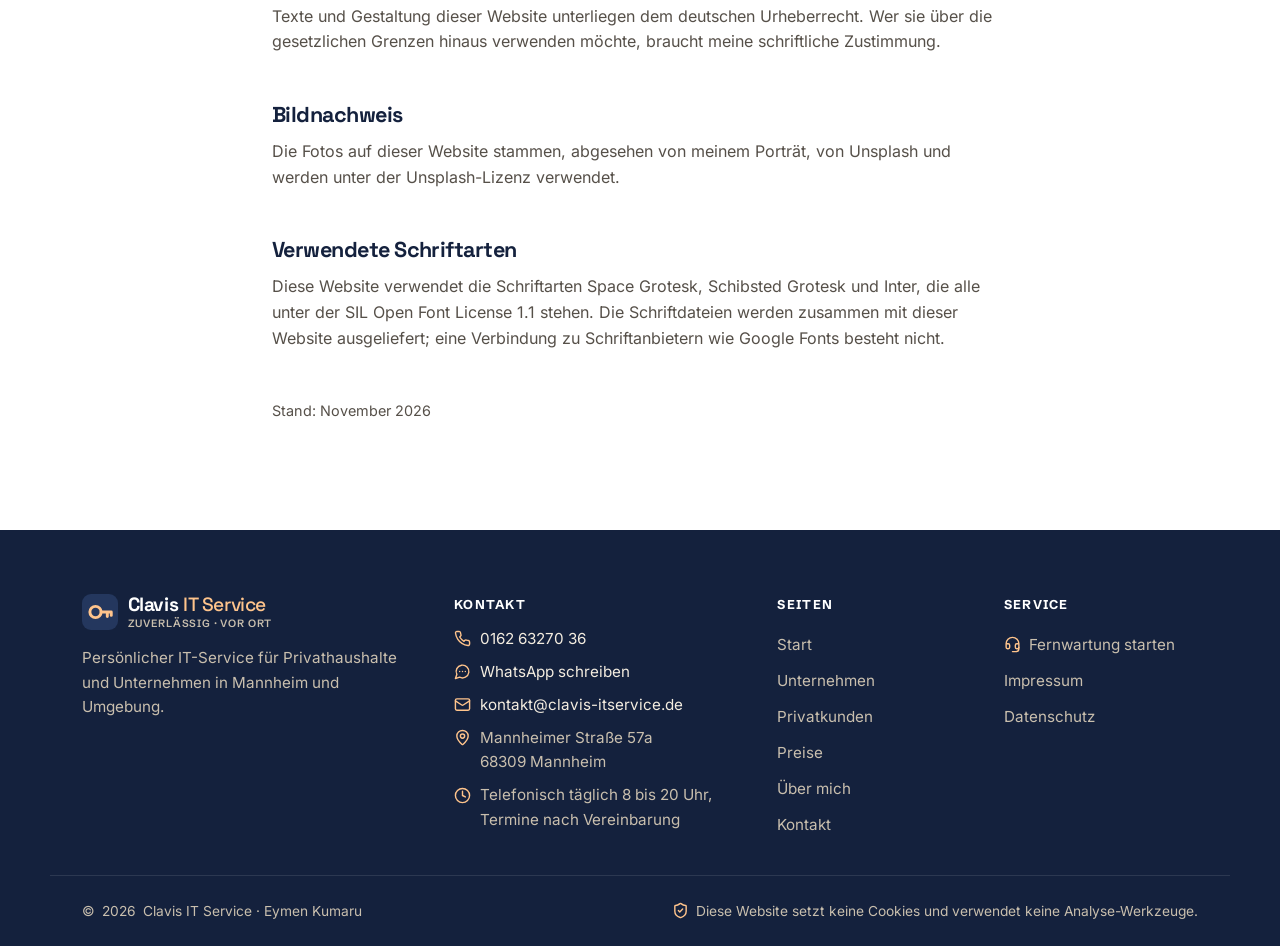
<file: impressum.html>
<!doctype html>
<html lang="de">
<head>
  <meta charset="utf-8">
  <meta name="viewport" content="width=device-width, initial-scale=1, viewport-fit=cover">
  <title>Impressum | Clavis IT Service</title>
  <meta name="description" content="Impressum und Anbieterkennzeichnung nach § 5 DDG für Clavis IT Service, Eymen Kumaru, Mannheim.">
  <link rel="canonical" href="https://clavis-itservice.de/impressum.html">
  <meta name="theme-color" content="#FFFFFF" media="(prefers-color-scheme: light)">
  <meta name="theme-color" content="#14213D" media="(prefers-color-scheme: dark)">
  <meta property="og:type" content="website">
  <meta property="og:locale" content="de_DE">
  <meta property="og:site_name" content="Clavis IT Service">
  <meta property="og:title" content="Impressum | Clavis IT Service">
  <meta property="og:description" content="Impressum und Anbieterkennzeichnung nach § 5 DDG für Clavis IT Service, Eymen Kumaru, Mannheim.">
  <meta property="og:url" content="https://clavis-itservice.de/impressum.html">
  <link rel="icon" href="assets/img/favicon.svg" type="image/svg+xml">
  <link rel="preload" href="assets/fonts/inter-latin-wght.woff2" as="font" type="font/woff2" crossorigin>
  <link rel="preload" href="assets/fonts/space-grotesk-latin-wght.woff2" as="font" type="font/woff2" crossorigin>
  <script>(function(){try{var t=localStorage.getItem('clavis-theme');if(t==='dark'||t==='light')document.documentElement.setAttribute('data-theme',t);}catch(e){}})();</script>
  <link rel="stylesheet" href="assets/css/styles.css?v=10">
  <script src="assets/js/main.js?v=10" defer></script>
</head>
<body>
<a class="skip-link" href="#main">Zum Inhalt springen</a>
<header class="site-header" data-header>
  <div class="container header-inner">
    <a class="brand" href="index.html" aria-label="Clavis IT Service – zur Startseite">
      <svg class="brand-mark" viewBox="0 0 32 32" aria-hidden="true"><rect width="32" height="32" rx="8"/><circle cx="12" cy="16" r="5" fill="none" stroke="#FFC48C" stroke-width="2.6"/><path d="M17 16h9M22.5 16v4M26 16v3" fill="none" stroke="#FFC48C" stroke-width="2.6" stroke-linecap="round"/></svg>
      <span class="brand-text"><span class="brand-name">Clavis <span>IT Service</span></span><span class="brand-claim">Zuverlässig · Vor Ort</span></span>
    </a>
    <nav class="nav" id="site-nav" aria-label="Hauptnavigation" data-nav>
      <ul class="nav-list"><li><a href="index.html">Start</a></li><li><a href="geschaeftskunden.html">Unternehmen</a></li><li><a href="leistungen.html">Privatkunden</a></li><li><a href="preise.html">Preise</a></li><li><a href="ueber-mich.html">Über mich</a></li><li><a href="kontakt.html">Kontakt</a></li></ul>
      <div class="nav-extra"><a class="btn btn-primary btn-lg" href="tel:+491626327036"><svg class="icon" aria-hidden="true"><use href="assets/img/icons.svg#i-phone"/></svg>Anrufen: 0162 63270 36</a><a class="btn btn-outline btn-lg" href="https://wa.me/491626327036" rel="noopener"><svg class="icon" aria-hidden="true"><use href="assets/img/icons.svg#i-chat"/></svg>WhatsApp schreiben</a></div>
    </nav>
    <div class="header-actions">
      <button class="icon-btn theme-toggle" type="button" data-theme-toggle aria-label="Dunkle Darstellung aktivieren">
        <svg class="icon i-moon" aria-hidden="true"><use href="assets/img/icons.svg#i-moon"/></svg><svg class="icon i-sun" aria-hidden="true"><use href="assets/img/icons.svg#i-sun"/></svg>
      </button>
      <a class="icon-btn header-phone-icon" href="tel:+491626327036" aria-label="Anrufen: 0162 63270 36"><svg class="icon" aria-hidden="true"><use href="assets/img/icons.svg#i-phone"/></svg></a>
      <a class="btn btn-primary btn-sm header-phone" href="tel:+491626327036"><svg class="icon" aria-hidden="true"><use href="assets/img/icons.svg#i-phone"/></svg>0162 63270 36</a>
      <button class="icon-btn nav-toggle" type="button" aria-controls="site-nav" aria-expanded="false" aria-label="Menü öffnen" data-nav-toggle>
        <svg class="icon i-open" aria-hidden="true"><use href="assets/img/icons.svg#i-menu"/></svg><svg class="icon i-close" aria-hidden="true"><use href="assets/img/icons.svg#i-x"/></svg>
      </button>
    </div>
  </div>
</header>
<main id="main">

  <section class="page-hero page-hero-simple" aria-labelledby="hero-title">
    <div class="container"><h1 id="hero-title">Impressum</h1></div>
  </section>
  <section class="legal">
    <div class="container">

      <p class="lead">Angaben gemäß § 5 Digitale-Dienste-Gesetz (DDG).</p>

      <h2>Diensteanbieter</h2>
      <p>Eymen Kumaru<br>Clavis IT Service<br>Mannheimer Straße 57a<br>68309 Mannheim<br>Deutschland</p>

      <h2>Kontakt</h2>
      <p>Telefon: <a href="tel:+491626327036">0162 63270 36</a><br>E-Mail: <a href="mailto:kontakt@clavis-itservice.de">kontakt@clavis-itservice.de</a><br>Internet: clavis-itservice.de</p>

      <h2>Unternehmensform</h2>
      <p>Einzelunternehmen. „Clavis IT Service“ ist eine Geschäftsbezeichnung, keine eingetragene Firma. Eine Eintragung ins Handelsregister besteht nicht.</p>

      <h2>Umsatzsteuer</h2>
      <p>Die Leistungen unterliegen der Regelbesteuerung. Alle Preise für Privatkunden sind Endpreise inklusive 19 % gesetzlicher Umsatzsteuer. Preise für Unternehmen verstehen sich zuzüglich der gesetzlichen Umsatzsteuer.</p>

      <h2>Verantwortlich für den Inhalt nach § 18 Abs. 2 MStV</h2>
      <p>Eymen Kumaru<br>Mannheimer Straße 57a<br>68309 Mannheim</p>

      <h2>Verbraucherstreitbeilegung</h2>
      <p>Die Europäische Kommission hat ihre Plattform zur Online-Streitbeilegung (OS) zum 20. Juli 2025 eingestellt; ein Verweis darauf entfällt daher. Ich bin nicht bereit und nicht verpflichtet, an Streitbeilegungsverfahren vor einer Verbraucherschlichtungsstelle teilzunehmen (§ 36 Verbraucherstreit&shy;beilegungsgesetz).</p>

      <h2>Haftung für Inhalte und Links</h2>
      <p>Für eigene Inhalte bin ich nach § 7 Abs. 1 DDG verantwortlich. Für die Inhalte verlinkter Websites ist deren Anbieter verantwortlich. Erfahre ich von einem Rechtsverstoß auf dieser Seite oder in einem verlinkten Angebot, entferne ich den Inhalt bzw. den Link umgehend.</p>

      <h2>Urheberrecht</h2>
      <p>Texte und Gestaltung dieser Website unterliegen dem deutschen Urheberrecht. Wer sie über die gesetzlichen Grenzen hinaus verwenden möchte, braucht meine schriftliche Zustimmung.</p>

      <h2>Bildnachweis</h2>
      <p>Die Fotos auf dieser Website stammen, abgesehen von meinem Porträt, von Unsplash und werden unter der Unsplash-Lizenz verwendet.</p>

      <h2>Verwendete Schriftarten</h2>
      <p>Diese Website verwendet die Schriftarten Space Grotesk, Schibsted Grotesk und Inter, die alle unter der SIL Open Font License 1.1 stehen. Die Schriftdateien werden zusammen mit dieser Website ausgeliefert; eine Verbindung zu Schriftanbietern wie Google Fonts besteht nicht.</p>

      <p class="stand">Stand: November 2026</p>
    </div>
  </section>

</main>
<footer class="site-footer">
  <div class="container footer-grid">
    <div>
      <a class="brand" href="index.html" aria-label="Clavis IT Service – zur Startseite">
        <svg class="brand-mark" viewBox="0 0 32 32" aria-hidden="true"><rect width="32" height="32" rx="8"/><circle cx="12" cy="16" r="5" fill="none" stroke="#FFC48C" stroke-width="2.6"/><path d="M17 16h9M22.5 16v4M26 16v3" fill="none" stroke="#FFC48C" stroke-width="2.6" stroke-linecap="round"/></svg>
      <span class="brand-text"><span class="brand-name">Clavis <span>IT Service</span></span><span class="brand-claim">Zuverlässig · Vor Ort</span></span>
      </a>
      <p>Persönlicher IT-Service für Privathaushalte und Unternehmen in Mannheim und Umgebung.</p>
    </div>
    <div>
      <p class="footer-title">Kontakt</p>
      <ul class="footer-contact">
        <li><svg class="icon" aria-hidden="true"><use href="assets/img/icons.svg#i-phone"/></svg><a href="tel:+491626327036">0162 63270 36</a></li>
        <li><svg class="icon" aria-hidden="true"><use href="assets/img/icons.svg#i-chat"/></svg><a href="https://wa.me/491626327036" rel="noopener">WhatsApp schreiben</a></li>
        <li><svg class="icon" aria-hidden="true"><use href="assets/img/icons.svg#i-mail"/></svg><a href="mailto:kontakt@clavis-itservice.de">kontakt@clavis-itservice.de</a></li>
        <li><svg class="icon" aria-hidden="true"><use href="assets/img/icons.svg#i-pin"/></svg><span>Mannheimer Straße 57a<br>68309 Mannheim</span></li>
        <li><svg class="icon" aria-hidden="true"><use href="assets/img/icons.svg#i-clock"/></svg><span>Telefonisch täglich 8 bis 20 Uhr,<br>Termine nach Vereinbarung</span></li>
      </ul>
    </div>
    <nav aria-label="Seiten">
      <p class="footer-title">Seiten</p>
      <ul class="footer-links"><li><a href="index.html">Start</a></li><li><a href="geschaeftskunden.html">Unternehmen</a></li><li><a href="leistungen.html">Privatkunden</a></li><li><a href="preise.html">Preise</a></li><li><a href="ueber-mich.html">Über mich</a></li><li><a href="kontakt.html">Kontakt</a></li></ul>
    </nav>
    <nav aria-label="Service und Rechtliches">
      <p class="footer-title">Service</p>
      <ul class="footer-links">
        <li><a href="fernwartung.html"><svg class="icon" aria-hidden="true"><use href="assets/img/icons.svg#i-headset"/></svg>Fernwartung starten</a></li>
        <li><a href="impressum.html">Impressum</a></li>
        <li><a href="datenschutz.html">Datenschutz</a></li>
      </ul>
    </nav>
  </div>
  <div class="container footer-bottom">
    <span>© <span data-year>2026</span> Clavis IT Service · Eymen Kumaru</span>
    <span><svg class="icon" aria-hidden="true"><use href="assets/img/icons.svg#i-shield"/></svg>Diese Website setzt keine Cookies und verwendet keine Analyse-Werkzeuge.</span>
  </div>
</footer>
<div class="call-bar" data-call-bar><a class="btn btn-primary btn-lg" href="tel:+491626327036"><svg class="icon" aria-hidden="true"><use href="assets/img/icons.svg#i-phone"/></svg>Anrufen</a><a class="btn btn-outline btn-lg" href="https://wa.me/491626327036" rel="noopener"><svg class="icon" aria-hidden="true"><use href="assets/img/icons.svg#i-chat"/></svg>WhatsApp</a></div>
</body>
</html>
</file>
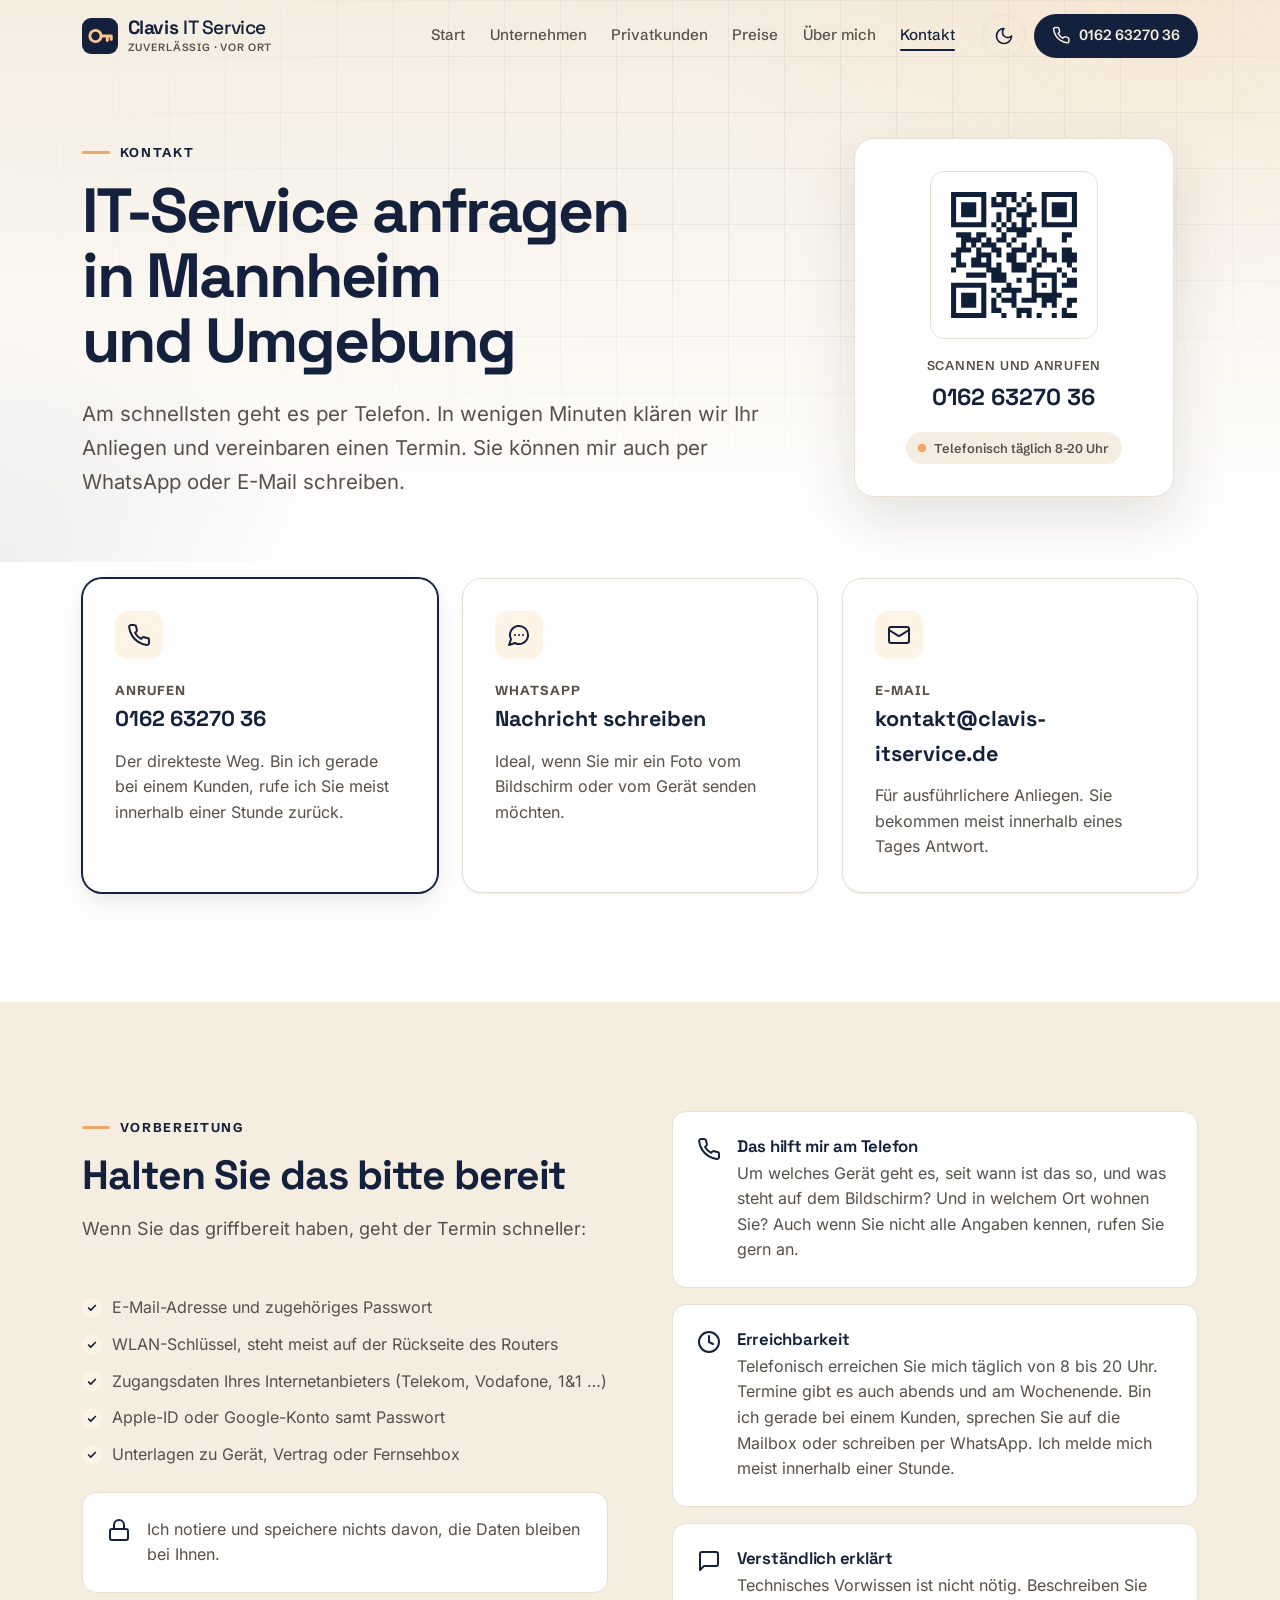
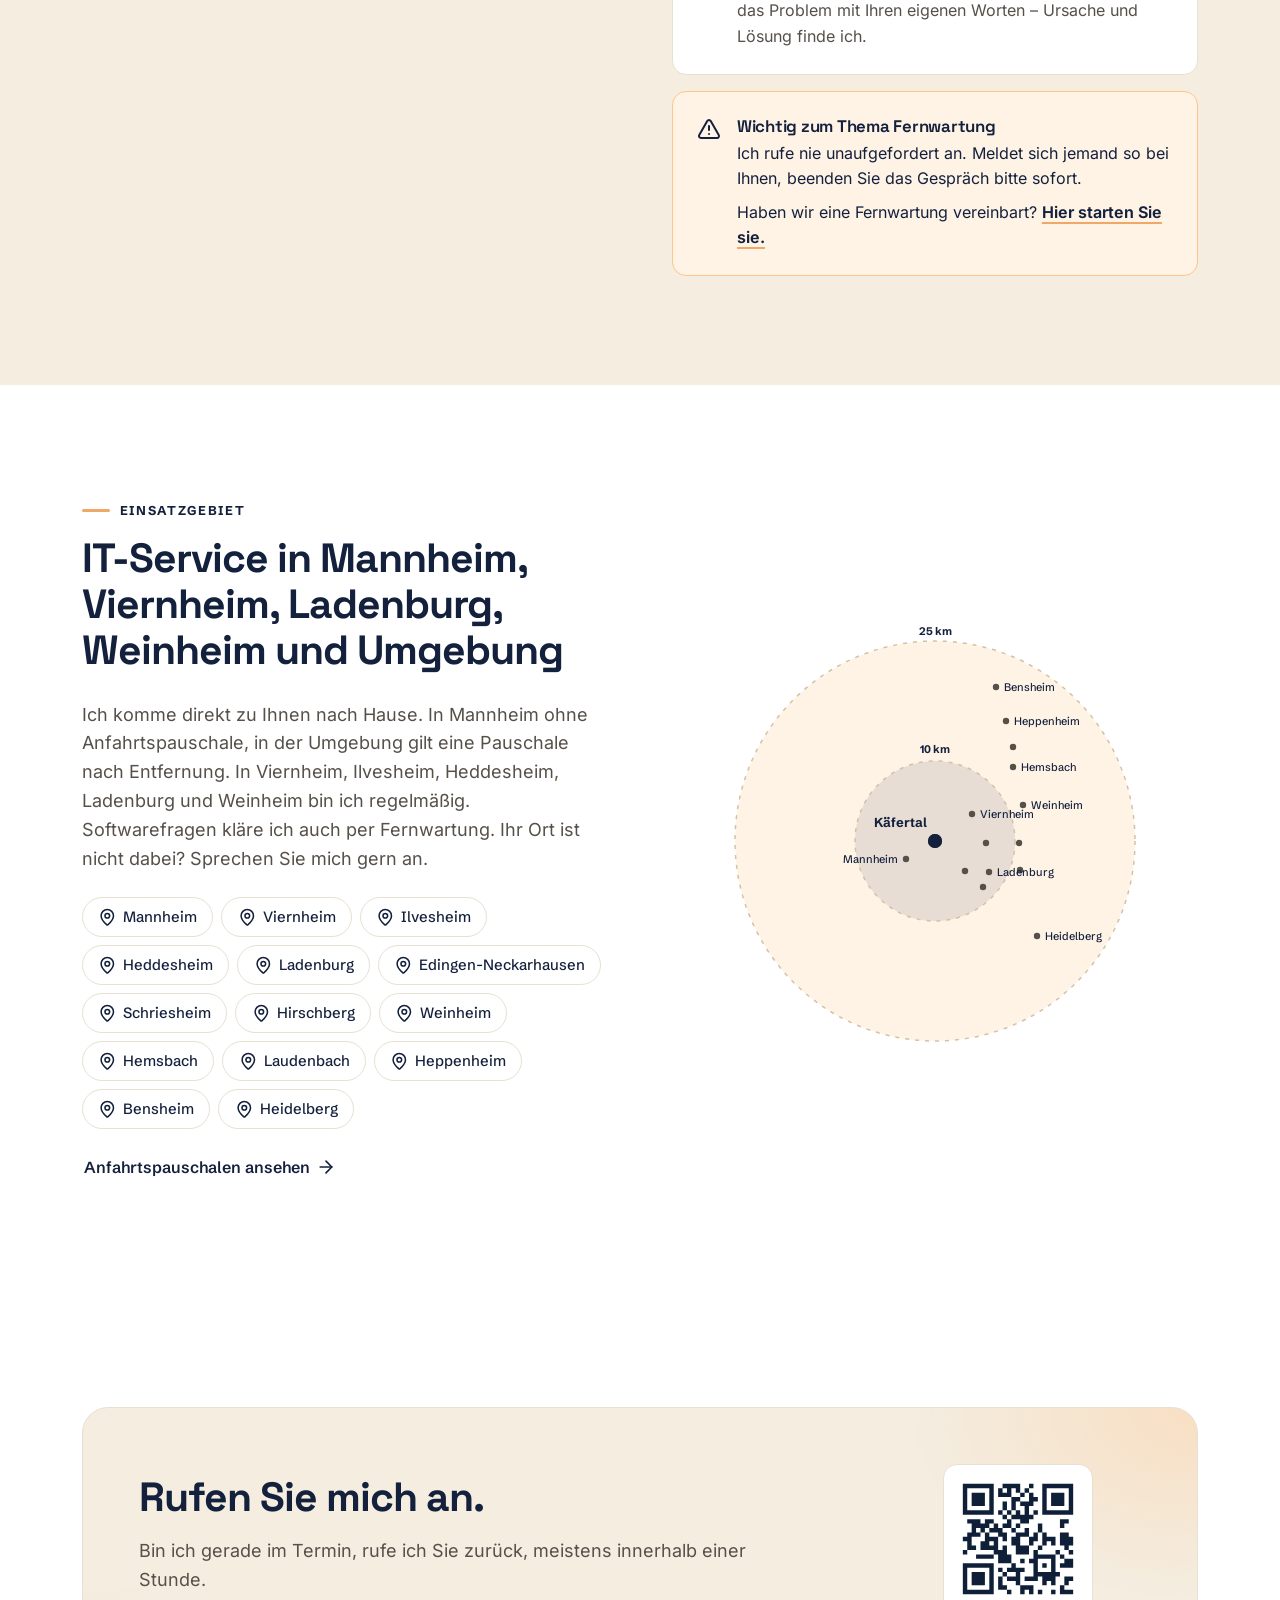
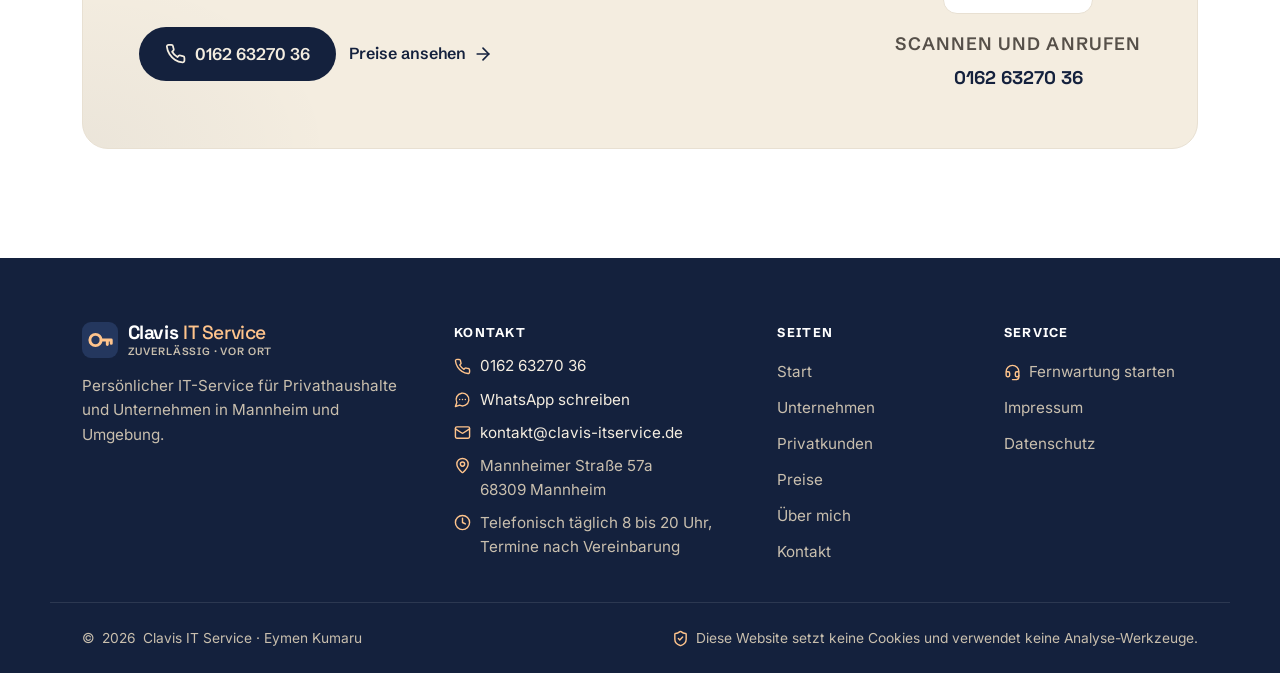
<file: kontakt.html>
<!doctype html>
<html lang="de">
<head>
  <meta charset="utf-8">
  <meta name="viewport" content="width=device-width, initial-scale=1, viewport-fit=cover">
  <title>Kontakt &amp; Anfahrt | Clavis IT Service</title>
  <meta name="description" content="IT-Service anfragen: Telefon 0162 63270 36, WhatsApp oder kontakt@clavis-itservice.de. Telefonisch täglich von 8 bis 20 Uhr erreichbar, Termine nach Vereinbarung.">
  <link rel="canonical" href="https://clavis-itservice.de/kontakt.html">
  <meta name="theme-color" content="#FFFFFF" media="(prefers-color-scheme: light)">
  <meta name="theme-color" content="#14213D" media="(prefers-color-scheme: dark)">
  <meta property="og:type" content="website">
  <meta property="og:locale" content="de_DE">
  <meta property="og:site_name" content="Clavis IT Service">
  <meta property="og:title" content="Kontakt &amp; Anfahrt | Clavis IT Service">
  <meta property="og:description" content="IT-Service anfragen: Telefon 0162 63270 36, WhatsApp oder kontakt@clavis-itservice.de. Telefonisch täglich von 8 bis 20 Uhr erreichbar, Termine nach Vereinbarung.">
  <meta property="og:url" content="https://clavis-itservice.de/kontakt.html">
  <link rel="icon" href="assets/img/favicon.svg" type="image/svg+xml">
  <link rel="preload" href="assets/fonts/inter-latin-wght.woff2" as="font" type="font/woff2" crossorigin>
  <link rel="preload" href="assets/fonts/space-grotesk-latin-wght.woff2" as="font" type="font/woff2" crossorigin>
  <script>(function(){try{var t=localStorage.getItem('clavis-theme');if(t==='dark'||t==='light')document.documentElement.setAttribute('data-theme',t);}catch(e){}})();</script>
  <link rel="stylesheet" href="assets/css/styles.css?v=10">
  <script src="assets/js/main.js?v=10" defer></script>
</head>
<body>
<a class="skip-link" href="#main">Zum Inhalt springen</a>
<header class="site-header" data-header>
  <div class="container header-inner">
    <a class="brand" href="index.html" aria-label="Clavis IT Service – zur Startseite">
      <svg class="brand-mark" viewBox="0 0 32 32" aria-hidden="true"><rect width="32" height="32" rx="8"/><circle cx="12" cy="16" r="5" fill="none" stroke="#FFC48C" stroke-width="2.6"/><path d="M17 16h9M22.5 16v4M26 16v3" fill="none" stroke="#FFC48C" stroke-width="2.6" stroke-linecap="round"/></svg>
      <span class="brand-text"><span class="brand-name">Clavis <span>IT Service</span></span><span class="brand-claim">Zuverlässig · Vor Ort</span></span>
    </a>
    <nav class="nav" id="site-nav" aria-label="Hauptnavigation" data-nav>
      <ul class="nav-list"><li><a href="index.html">Start</a></li><li><a href="geschaeftskunden.html">Unternehmen</a></li><li><a href="leistungen.html">Privatkunden</a></li><li><a href="preise.html">Preise</a></li><li><a href="ueber-mich.html">Über mich</a></li><li><a href="kontakt.html" aria-current="page">Kontakt</a></li></ul>
      <div class="nav-extra"><a class="btn btn-primary btn-lg" href="tel:+491626327036"><svg class="icon" aria-hidden="true"><use href="assets/img/icons.svg#i-phone"/></svg>Anrufen: 0162 63270 36</a><a class="btn btn-outline btn-lg" href="https://wa.me/491626327036" rel="noopener"><svg class="icon" aria-hidden="true"><use href="assets/img/icons.svg#i-chat"/></svg>WhatsApp schreiben</a></div>
    </nav>
    <div class="header-actions">
      <button class="icon-btn theme-toggle" type="button" data-theme-toggle aria-label="Dunkle Darstellung aktivieren">
        <svg class="icon i-moon" aria-hidden="true"><use href="assets/img/icons.svg#i-moon"/></svg><svg class="icon i-sun" aria-hidden="true"><use href="assets/img/icons.svg#i-sun"/></svg>
      </button>
      <a class="icon-btn header-phone-icon" href="tel:+491626327036" aria-label="Anrufen: 0162 63270 36"><svg class="icon" aria-hidden="true"><use href="assets/img/icons.svg#i-phone"/></svg></a>
      <a class="btn btn-primary btn-sm header-phone" href="tel:+491626327036"><svg class="icon" aria-hidden="true"><use href="assets/img/icons.svg#i-phone"/></svg>0162 63270 36</a>
      <button class="icon-btn nav-toggle" type="button" aria-controls="site-nav" aria-expanded="false" aria-label="Menü öffnen" data-nav-toggle>
        <svg class="icon i-open" aria-hidden="true"><use href="assets/img/icons.svg#i-menu"/></svg><svg class="icon i-close" aria-hidden="true"><use href="assets/img/icons.svg#i-x"/></svg>
      </button>
    </div>
  </div>
</header>
<main id="main">

  <section class="page-hero page-hero-simple" aria-labelledby="hero-title">
    <div class="container hero-grid">
      <div>
        <p class="eyebrow reveal">Kontakt</p>
        <h1 id="hero-title" class="reveal">IT-Service anfragen in Mannheim und Umgebung</h1>
        <p class="hero-lead reveal">Am schnellsten geht es per Telefon. In wenigen Minuten klären wir Ihr Anliegen und vereinbaren einen Termin. Sie können mir auch per WhatsApp oder E-Mail schreiben.</p>
      </div>
      <aside class="qr-card reveal" aria-label="Telefonnummer als QR-Code">
        <div class="qr"><img src="assets/img/qr-anrufen.svg" width="148" height="148" alt="QR-Code: Clavis IT Service anrufen, 0162 63270 36"></div>
        <p class="qr-label">Scannen und anrufen</p>
        <a class="qr-phone" href="tel:+491626327036">0162 63270 36</a>
        <span class="status-badge"><i></i>Telefonisch täglich 8–20 Uhr</span>
      </aside>
    </div>
  </section>

  <section class="section" aria-label="Kontaktwege" style="padding-top:1rem">
    <div class="container contact-cards">
      <article class="card contact-card is-primary reveal">
        <span class="card-icon"><svg class="icon" aria-hidden="true"><use href="assets/img/icons.svg#i-phone"/></svg></span>
        <h2 class="label">Anrufen</h2>
        <a class="big-link" href="tel:+491626327036">0162 63270 36</a>
        <p>Der direkteste Weg. Bin ich gerade bei einem Kunden, rufe ich Sie meist innerhalb einer Stunde zurück.</p>
      </article>
      <article class="card contact-card reveal">
        <span class="card-icon"><svg class="icon" aria-hidden="true"><use href="assets/img/icons.svg#i-chat"/></svg></span>
        <h2 class="label">WhatsApp</h2>
        <a class="big-link" href="https://wa.me/491626327036" rel="noopener">Nachricht schreiben</a>
        <p>Ideal, wenn Sie mir ein Foto vom Bildschirm oder vom Gerät senden möchten.</p>
      </article>
      <article class="card contact-card reveal">
        <span class="card-icon"><svg class="icon" aria-hidden="true"><use href="assets/img/icons.svg#i-mail"/></svg></span>
        <h2 class="label">E-Mail</h2>
        <a class="big-link" href="mailto:kontakt@clavis-itservice.de">kontakt@clavis-itservice.de</a>
        <p>Für ausführlichere Anliegen. Sie bekommen meist innerhalb eines Tages Antwort.</p>
      </article>
    </div>
  </section>

  <section class="section section-alt" aria-labelledby="bereit-title">
    <div class="container split">
      <div>
        <div class="section-head section-head-left"><p class="eyebrow reveal">Vorbereitung</p><h2 id="bereit-title" class="reveal">Halten Sie das bitte bereit</h2><p class="section-lead reveal">Wenn Sie das griffbereit haben, geht der Termin schneller:</p></div>
        <div class="reveal">
          <ul class="checklist"><li>E-Mail-Adresse und zugehöriges Passwort</li><li>WLAN-Schlüssel, steht meist auf der Rückseite des Routers</li><li>Zugangsdaten Ihres Internetanbieters (Telekom, Vodafone, 1&amp;1 …)</li><li>Apple-ID oder Google-Konto samt Passwort</li><li>Unterlagen zu Gerät, Vertrag oder Fernsehbox</li></ul>
        </div>
        <div class="note reveal" style="margin-top:1.5rem"><svg class="icon" aria-hidden="true"><use href="assets/img/icons.svg#i-lock"/></svg><div><p>Ich notiere und speichere nichts davon, die Daten bleiben bei Ihnen.</p></div></div>
      </div>
      <div class="stack">
        <div class="note reveal"><svg class="icon" aria-hidden="true"><use href="assets/img/icons.svg#i-phone"/></svg><div><h3>Das hilft mir am Telefon</h3><p>Um welches Gerät geht es, seit wann ist das so, und was steht auf dem Bildschirm? Und in welchem Ort wohnen Sie? Auch wenn Sie nicht alle Angaben kennen, rufen Sie gern an.</p></div></div>
        <div class="note reveal"><svg class="icon" aria-hidden="true"><use href="assets/img/icons.svg#i-clock"/></svg><div><h3>Erreichbarkeit</h3><p>Telefonisch erreichen Sie mich täglich von 8 bis 20 Uhr. Termine gibt es auch abends und am Wochenende. Bin ich gerade bei einem Kunden, sprechen Sie auf die Mailbox oder schreiben per WhatsApp. Ich melde mich meist innerhalb einer Stunde.</p></div></div>
        <div class="note reveal"><svg class="icon" aria-hidden="true"><use href="assets/img/icons.svg#i-message"/></svg><div><h3>Verständlich erklärt</h3><p>Technisches Vorwissen ist nicht nötig. Beschreiben Sie das Problem mit Ihren eigenen Worten – Ursache und Lösung finde ich.</p></div></div>
        <div class="note note-warn reveal"><svg class="icon" aria-hidden="true"><use href="assets/img/icons.svg#i-alert"/></svg><div><h3>Wichtig zum Thema Fernwartung</h3><p>Ich rufe nie unaufgefordert an. Meldet sich jemand so bei Ihnen, beenden Sie das Gespräch bitte sofort.</p><p>Haben wir eine Fernwartung vereinbart? <a href="fernwartung.html">Hier starten Sie sie.</a></p></div></div>
      </div>
    </div>
  </section>

  <section class="section" aria-labelledby="gebiet-title">
    <div class="container area">
      <div>
        <div class="section-head section-head-left"><p class="eyebrow reveal">Einsatzgebiet</p><h2 id="gebiet-title" class="reveal">IT-Service in Mannheim, Viernheim, Ladenburg, Weinheim und Umgebung</h2></div>
        <p class="section-lead reveal" style="margin-top:-1.5rem">Ich komme direkt zu Ihnen nach Hause. In Mannheim ohne Anfahrtspauschale, in der Umgebung gilt eine Pauschale nach Entfernung. In Viernheim, Ilvesheim, Heddesheim, Ladenburg und Weinheim bin ich regelmäßig. Softwarefragen kläre ich auch per Fernwartung. Ihr Ort ist nicht dabei? Sprechen Sie mich gern an.</p>
        <ul class="chips reveal" aria-label="Orte im Einsatzgebiet"><li class="chip"><svg class="icon" aria-hidden="true"><use href="assets/img/icons.svg#i-pin"/></svg>Mannheim</li><li class="chip"><svg class="icon" aria-hidden="true"><use href="assets/img/icons.svg#i-pin"/></svg>Viernheim</li><li class="chip"><svg class="icon" aria-hidden="true"><use href="assets/img/icons.svg#i-pin"/></svg>Ilvesheim</li><li class="chip"><svg class="icon" aria-hidden="true"><use href="assets/img/icons.svg#i-pin"/></svg>Heddesheim</li><li class="chip"><svg class="icon" aria-hidden="true"><use href="assets/img/icons.svg#i-pin"/></svg>Ladenburg</li><li class="chip"><svg class="icon" aria-hidden="true"><use href="assets/img/icons.svg#i-pin"/></svg>Edingen-Neckarhausen</li><li class="chip"><svg class="icon" aria-hidden="true"><use href="assets/img/icons.svg#i-pin"/></svg>Schriesheim</li><li class="chip"><svg class="icon" aria-hidden="true"><use href="assets/img/icons.svg#i-pin"/></svg>Hirschberg</li><li class="chip"><svg class="icon" aria-hidden="true"><use href="assets/img/icons.svg#i-pin"/></svg>Weinheim</li><li class="chip"><svg class="icon" aria-hidden="true"><use href="assets/img/icons.svg#i-pin"/></svg>Hemsbach</li><li class="chip"><svg class="icon" aria-hidden="true"><use href="assets/img/icons.svg#i-pin"/></svg>Laudenbach</li><li class="chip"><svg class="icon" aria-hidden="true"><use href="assets/img/icons.svg#i-pin"/></svg>Heppenheim</li><li class="chip"><svg class="icon" aria-hidden="true"><use href="assets/img/icons.svg#i-pin"/></svg>Bensheim</li><li class="chip"><svg class="icon" aria-hidden="true"><use href="assets/img/icons.svg#i-pin"/></svg>Heidelberg</li></ul>
        <p class="reveal" style="margin-top:1rem"><a class="btn-link" href="preise.html#anfahrt">Anfahrtspauschalen ansehen<svg class="icon icon-arrow" aria-hidden="true"><use href="assets/img/icons.svg#i-arrow"/></svg></a></p>
      </div>
      <figure class="radius reveal" role="img" aria-label="Einsatzgebiet: von Mannheim-Käfertal aus bis 10 und bis 25 Kilometer Umkreis, von Viernheim und Ladenburg über Heidelberg bis Weinheim, Heppenheim und Bensheim.">
      <svg viewBox="0 0 440 440" aria-hidden="true">
        <circle class="zone-25" cx="220" cy="220" r="200"/>
        <circle class="ring" cx="220" cy="220" r="200"/>
        <circle class="zone-10" cx="220" cy="220" r="80"/>
        <circle class="ring" cx="220" cy="220" r="80"/>
        <text class="km" x="220" y="132" text-anchor="middle">10 km</text>
        <text class="km" x="220" y="14" text-anchor="middle">25 km</text>
        <circle class="dot" cx="191" cy="238" r="3.2"/><circle class="dot" cx="257" cy="193" r="3.2"/><circle class="dot" cx="250" cy="250" r="3.2"/><circle class="dot" cx="271" cy="222" r="3.2"/><circle class="dot" cx="274" cy="251" r="3.2"/><circle class="dot" cx="268" cy="266" r="3.2"/><circle class="dot" cx="305" cy="249" r="3.2"/><circle class="dot" cx="304" cy="222" r="3.2"/><circle class="dot" cx="308" cy="184" r="3.2"/><circle class="dot" cx="298" cy="146" r="3.2"/><circle class="dot" cx="298" cy="126" r="3.2"/><circle class="dot" cx="291" cy="100" r="3.2"/><circle class="dot" cx="281" cy="66" r="3.2"/><circle class="dot" cx="322" cy="315" r="3.2"/>
        <text x="183" y="242" text-anchor="end">Mannheim</text><text x="265" y="197" text-anchor="start">Viernheim</text><text x="282" y="255" text-anchor="start">Ladenburg</text><text x="316" y="188" text-anchor="start">Weinheim</text><text x="306" y="150" text-anchor="start">Hemsbach</text><text x="299" y="104" text-anchor="start">Heppenheim</text><text x="289" y="70" text-anchor="start">Bensheim</text><text x="330" y="319" text-anchor="start">Heidelberg</text>
        <circle class="pulse" cx="220" cy="220" r="7"/>
        <circle class="center" cx="220" cy="220" r="7"/>
        <text class="center-label" x="212" y="206" text-anchor="end">Käfertal</text>
      </svg>
    </figure>
    </div>
  </section>

  <section class="cta-band" aria-labelledby="cta-title">
    <div class="container">
      <div class="cta-box reveal">
        <div>
          <h2 id="cta-title">Rufen Sie mich an.</h2>
          <p>Bin ich gerade im Termin, rufe ich Sie zurück, meistens innerhalb einer Stunde.</p>
          <div class="btn-row"><a class="btn btn-primary btn-lg" href="tel:+491626327036" aria-label="Anrufen: 0162 63270 36"><svg class="icon" aria-hidden="true"><use href="assets/img/icons.svg#i-phone"/></svg>0162 63270 36</a><a class="btn-link" href="preise.html">Preise ansehen<svg class="icon icon-arrow" aria-hidden="true"><use href="assets/img/icons.svg#i-arrow"/></svg></a></div>
          
        </div>
        <div class="cta-qr">
          <div class="qr"><img src="assets/img/qr-anrufen.svg" width="130" height="130" alt="QR-Code: anrufen unter 0162 63270 36" loading="lazy"></div>
          <p class="qr-label">Scannen und anrufen</p>
          <a class="qr-phone" href="tel:+491626327036">0162 63270 36</a>
        </div>
      </div>
    </div>
  </section>

</main>
<footer class="site-footer">
  <div class="container footer-grid">
    <div>
      <a class="brand" href="index.html" aria-label="Clavis IT Service – zur Startseite">
        <svg class="brand-mark" viewBox="0 0 32 32" aria-hidden="true"><rect width="32" height="32" rx="8"/><circle cx="12" cy="16" r="5" fill="none" stroke="#FFC48C" stroke-width="2.6"/><path d="M17 16h9M22.5 16v4M26 16v3" fill="none" stroke="#FFC48C" stroke-width="2.6" stroke-linecap="round"/></svg>
      <span class="brand-text"><span class="brand-name">Clavis <span>IT Service</span></span><span class="brand-claim">Zuverlässig · Vor Ort</span></span>
      </a>
      <p>Persönlicher IT-Service für Privathaushalte und Unternehmen in Mannheim und Umgebung.</p>
    </div>
    <div>
      <p class="footer-title">Kontakt</p>
      <ul class="footer-contact">
        <li><svg class="icon" aria-hidden="true"><use href="assets/img/icons.svg#i-phone"/></svg><a href="tel:+491626327036">0162 63270 36</a></li>
        <li><svg class="icon" aria-hidden="true"><use href="assets/img/icons.svg#i-chat"/></svg><a href="https://wa.me/491626327036" rel="noopener">WhatsApp schreiben</a></li>
        <li><svg class="icon" aria-hidden="true"><use href="assets/img/icons.svg#i-mail"/></svg><a href="mailto:kontakt@clavis-itservice.de">kontakt@clavis-itservice.de</a></li>
        <li><svg class="icon" aria-hidden="true"><use href="assets/img/icons.svg#i-pin"/></svg><span>Mannheimer Straße 57a<br>68309 Mannheim</span></li>
        <li><svg class="icon" aria-hidden="true"><use href="assets/img/icons.svg#i-clock"/></svg><span>Telefonisch täglich 8 bis 20 Uhr,<br>Termine nach Vereinbarung</span></li>
      </ul>
    </div>
    <nav aria-label="Seiten">
      <p class="footer-title">Seiten</p>
      <ul class="footer-links"><li><a href="index.html">Start</a></li><li><a href="geschaeftskunden.html">Unternehmen</a></li><li><a href="leistungen.html">Privatkunden</a></li><li><a href="preise.html">Preise</a></li><li><a href="ueber-mich.html">Über mich</a></li><li><a href="kontakt.html">Kontakt</a></li></ul>
    </nav>
    <nav aria-label="Service und Rechtliches">
      <p class="footer-title">Service</p>
      <ul class="footer-links">
        <li><a href="fernwartung.html"><svg class="icon" aria-hidden="true"><use href="assets/img/icons.svg#i-headset"/></svg>Fernwartung starten</a></li>
        <li><a href="impressum.html">Impressum</a></li>
        <li><a href="datenschutz.html">Datenschutz</a></li>
      </ul>
    </nav>
  </div>
  <div class="container footer-bottom">
    <span>© <span data-year>2026</span> Clavis IT Service · Eymen Kumaru</span>
    <span><svg class="icon" aria-hidden="true"><use href="assets/img/icons.svg#i-shield"/></svg>Diese Website setzt keine Cookies und verwendet keine Analyse-Werkzeuge.</span>
  </div>
</footer>
<div class="call-bar" data-call-bar><a class="btn btn-primary btn-lg" href="tel:+491626327036"><svg class="icon" aria-hidden="true"><use href="assets/img/icons.svg#i-phone"/></svg>Anrufen</a><a class="btn btn-outline btn-lg" href="https://wa.me/491626327036" rel="noopener"><svg class="icon" aria-hidden="true"><use href="assets/img/icons.svg#i-chat"/></svg>WhatsApp</a></div>
</body>
</html>
</file>
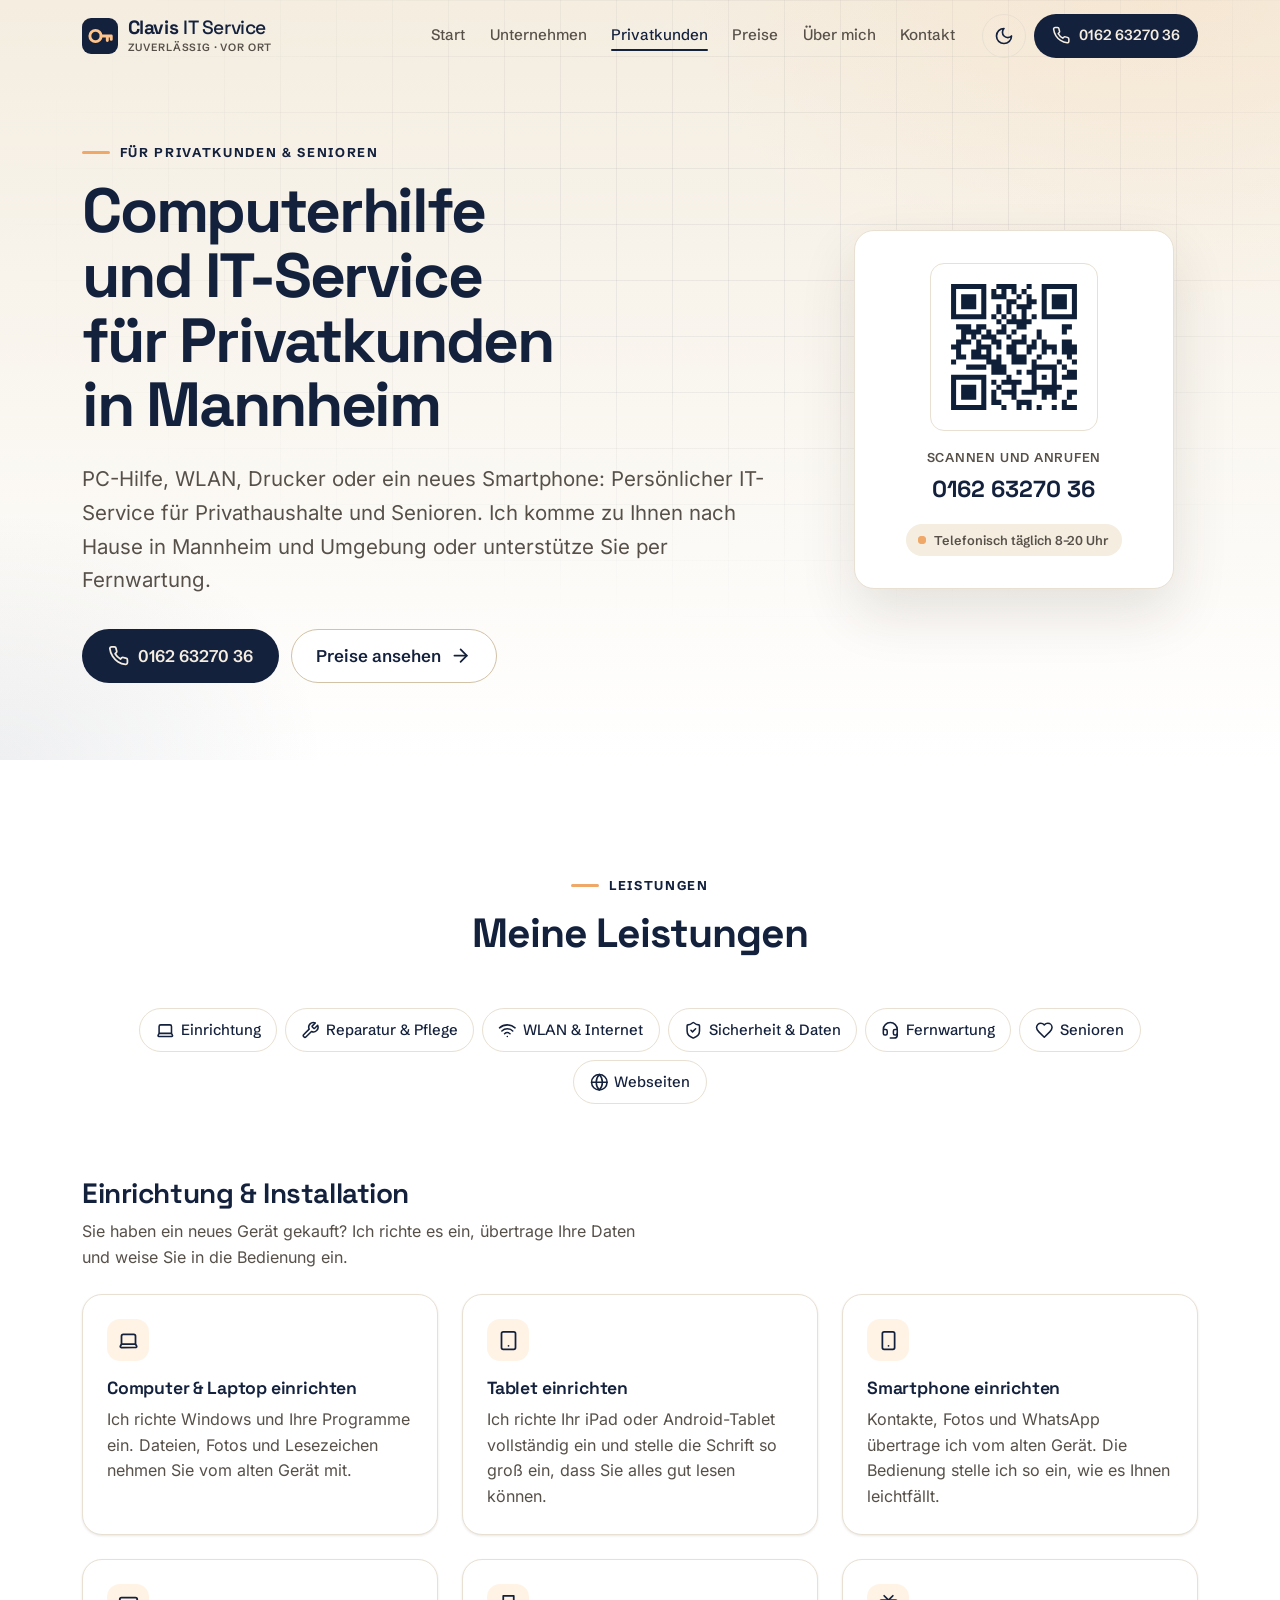
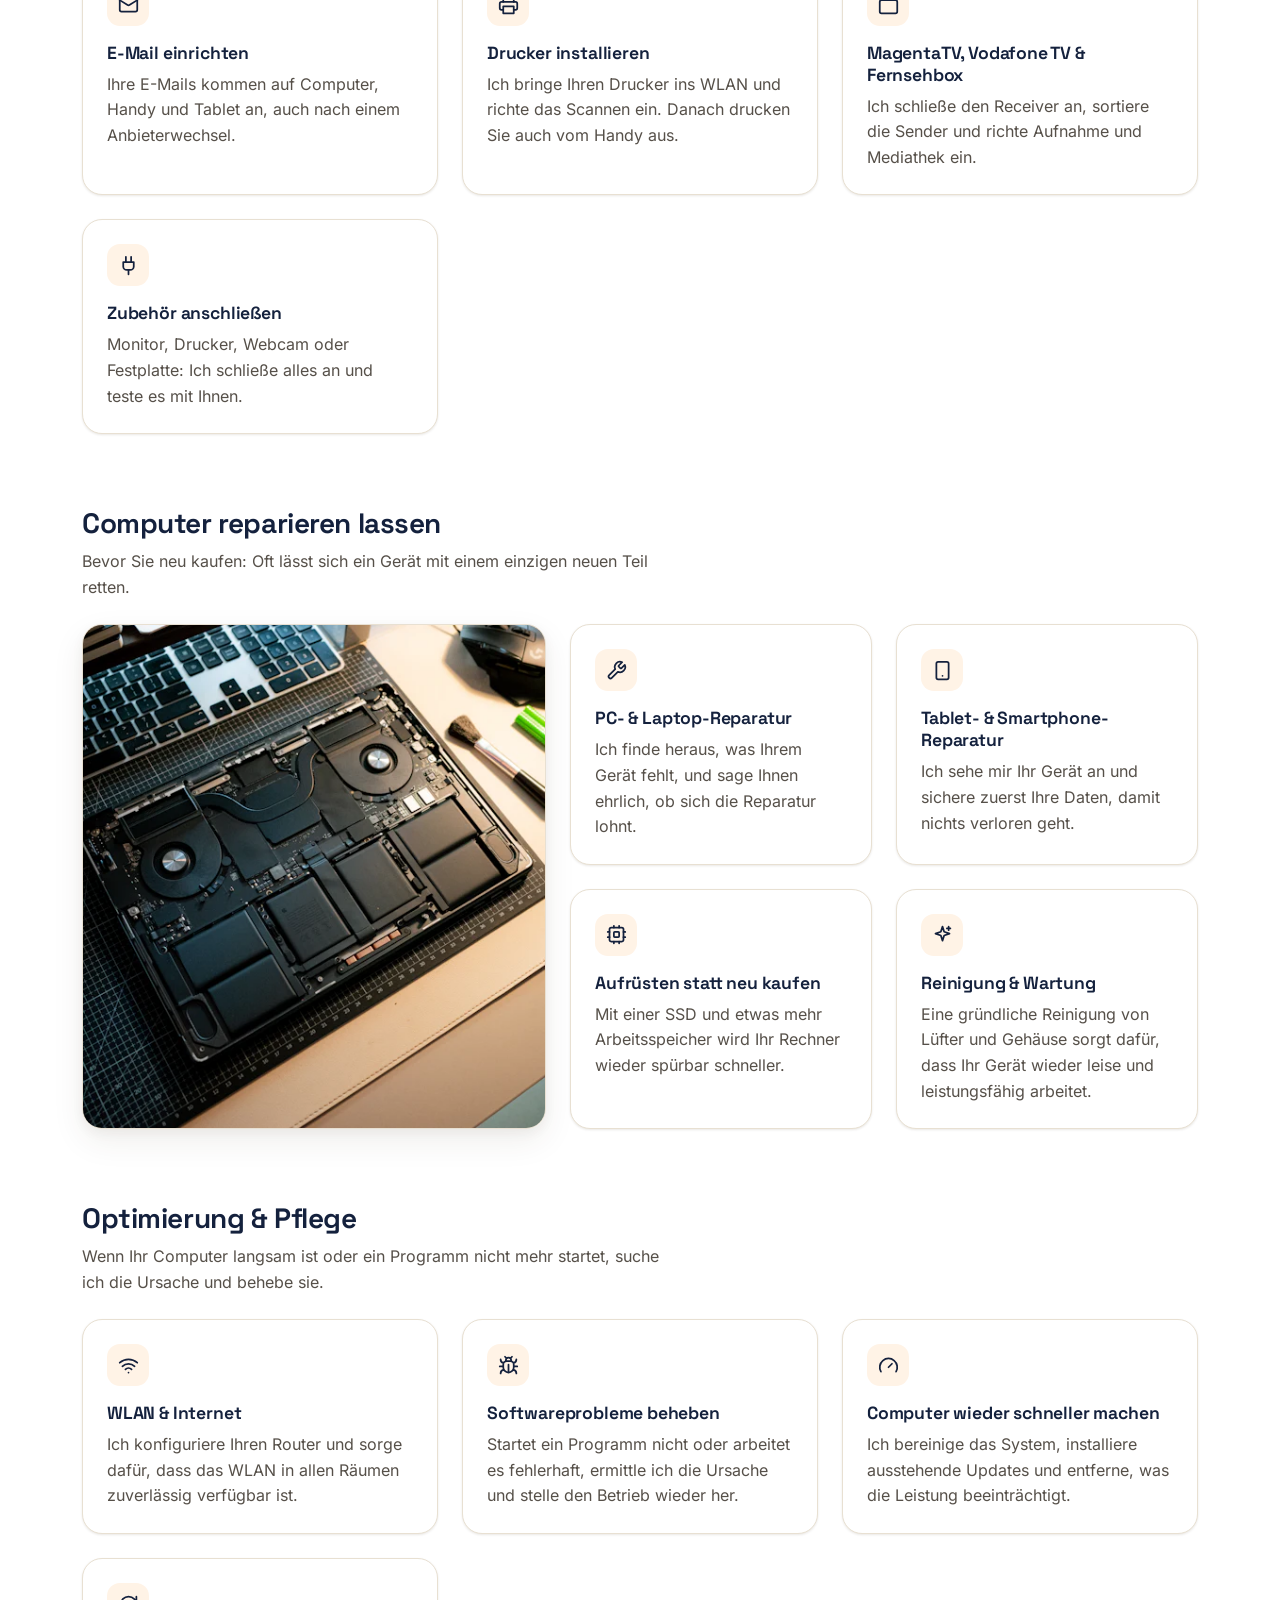
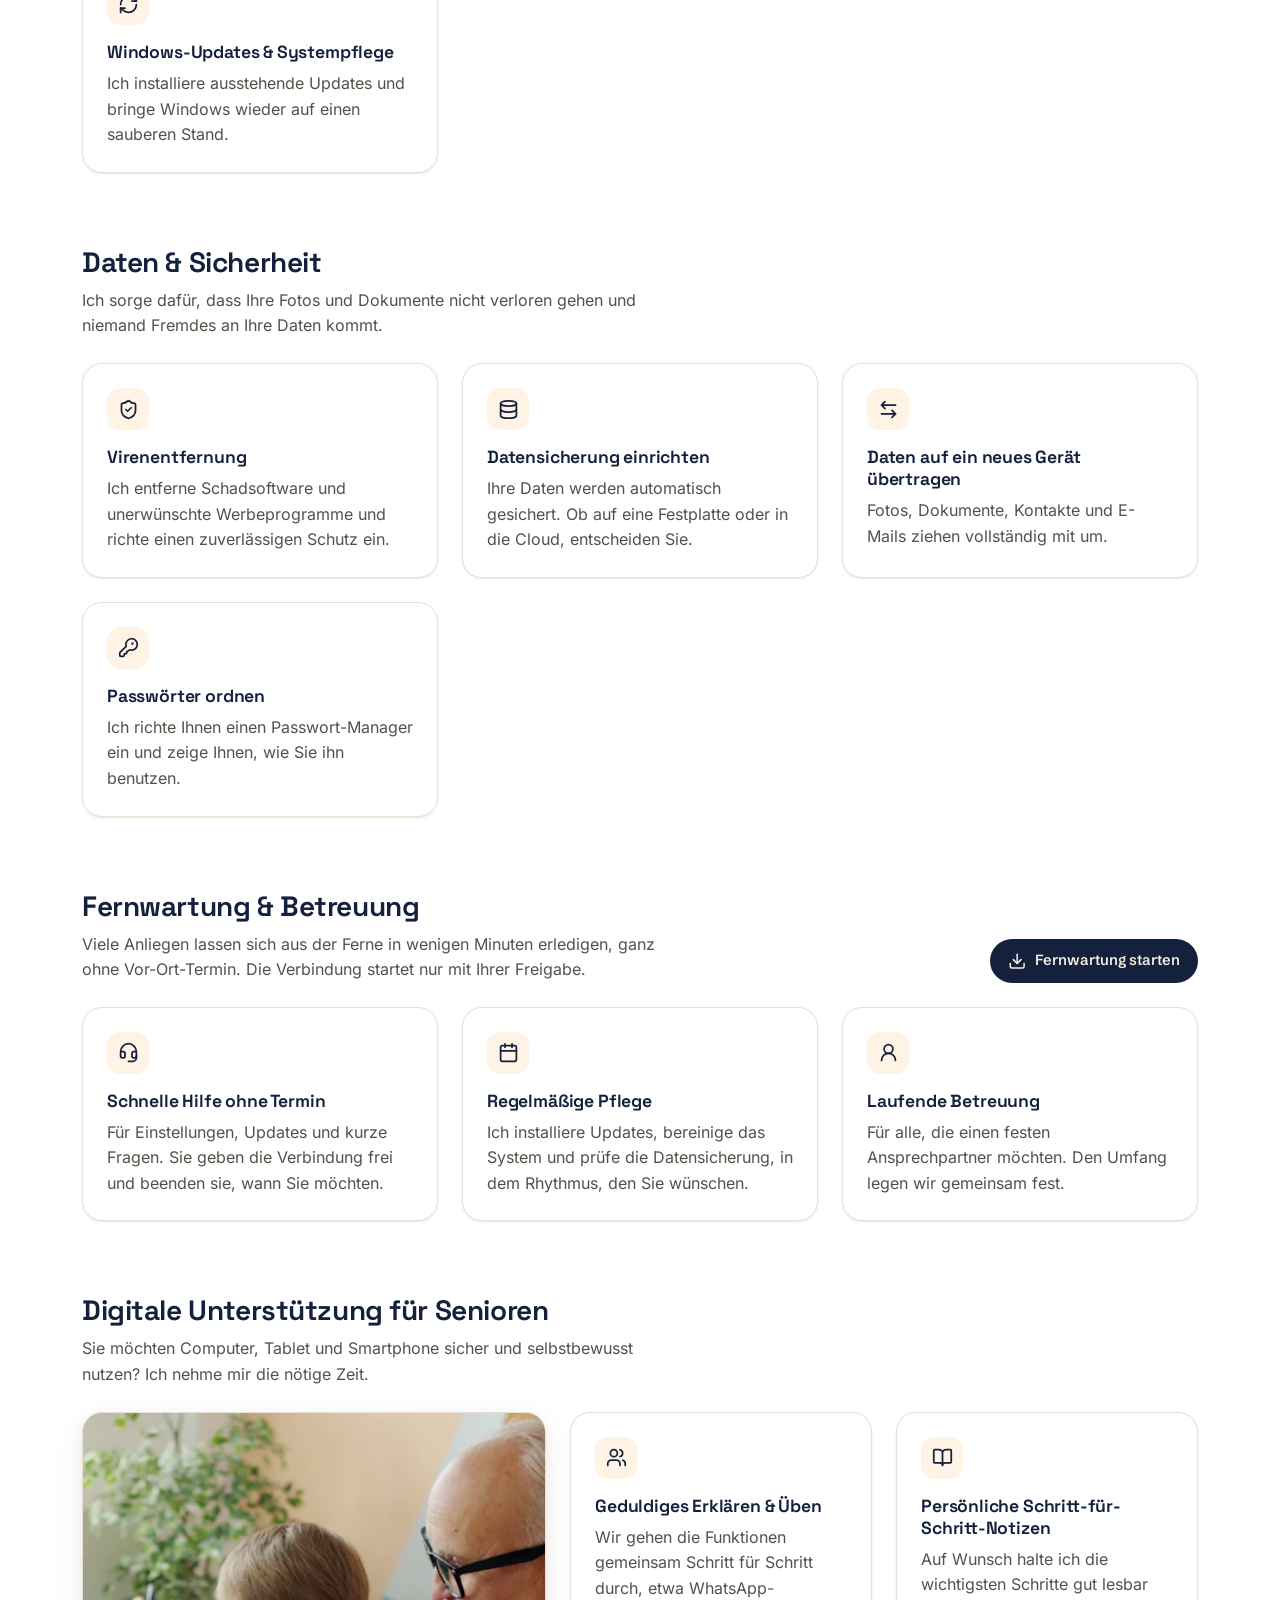
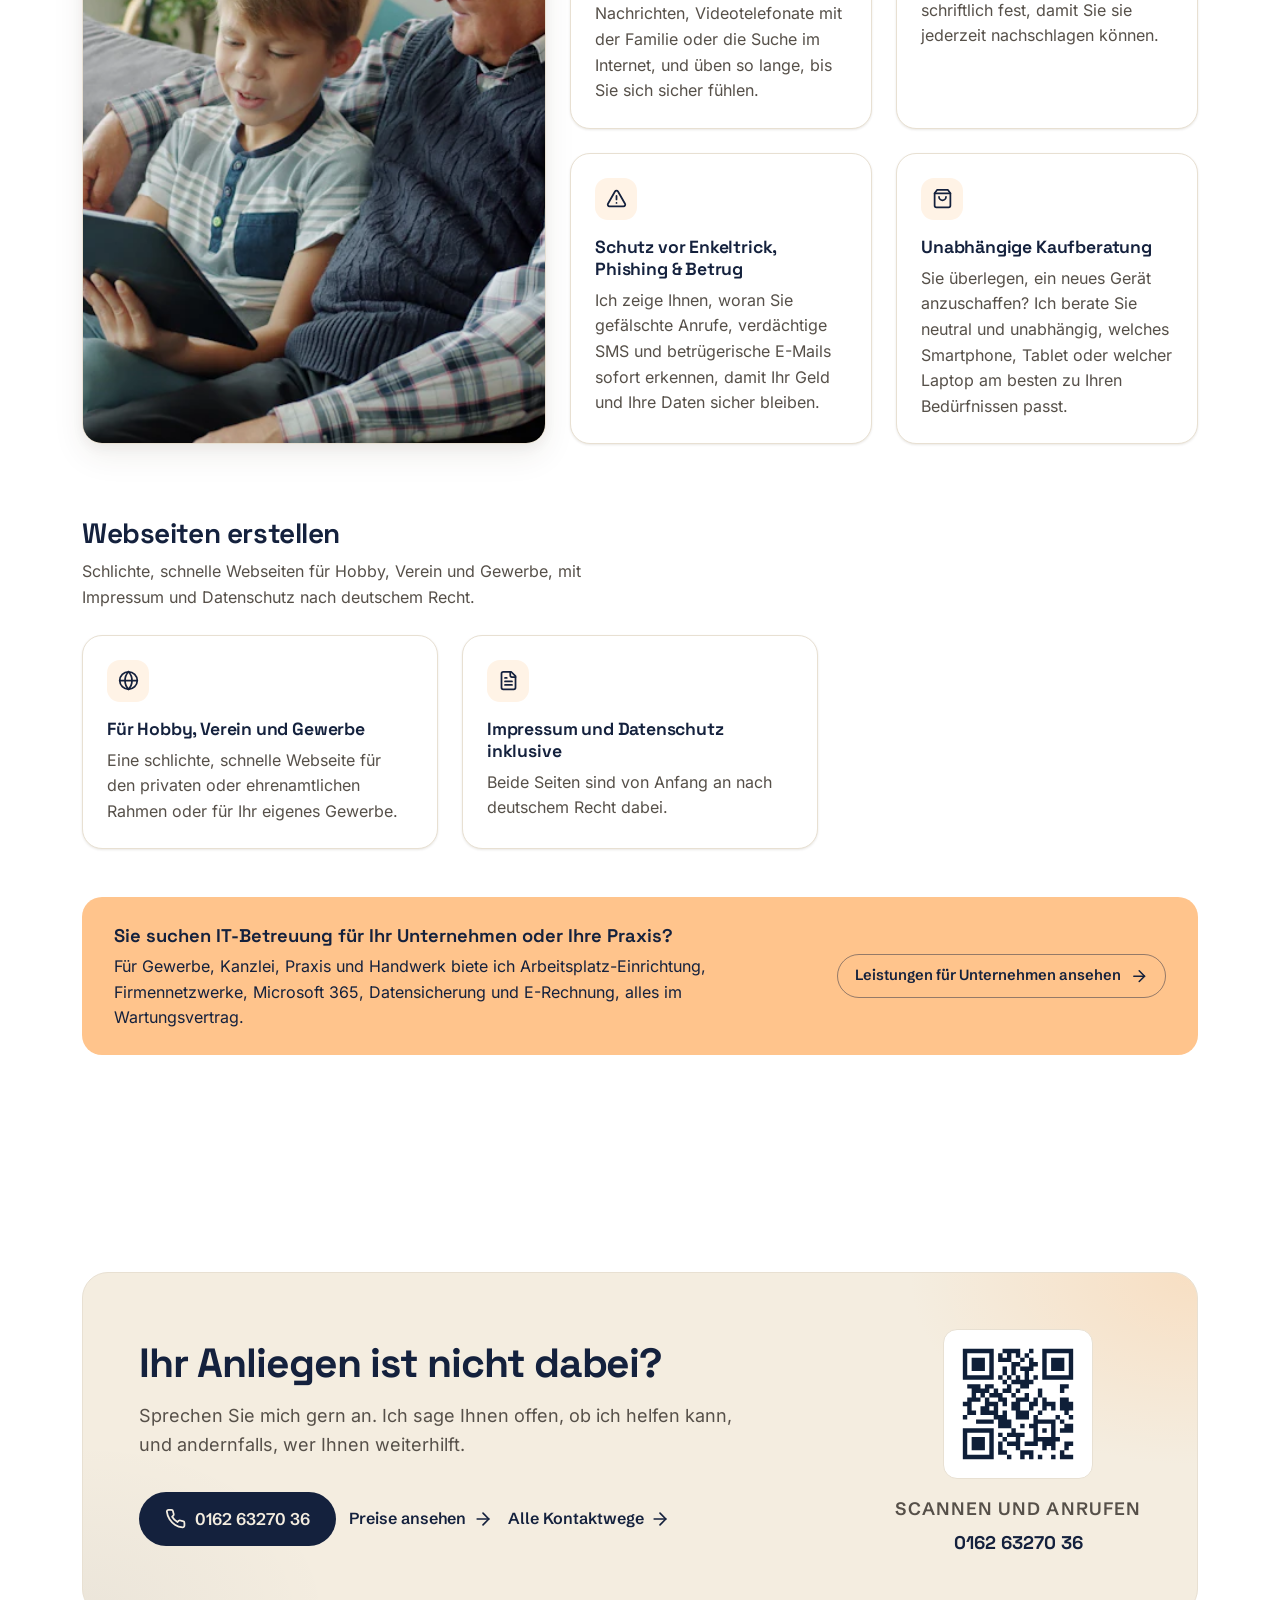
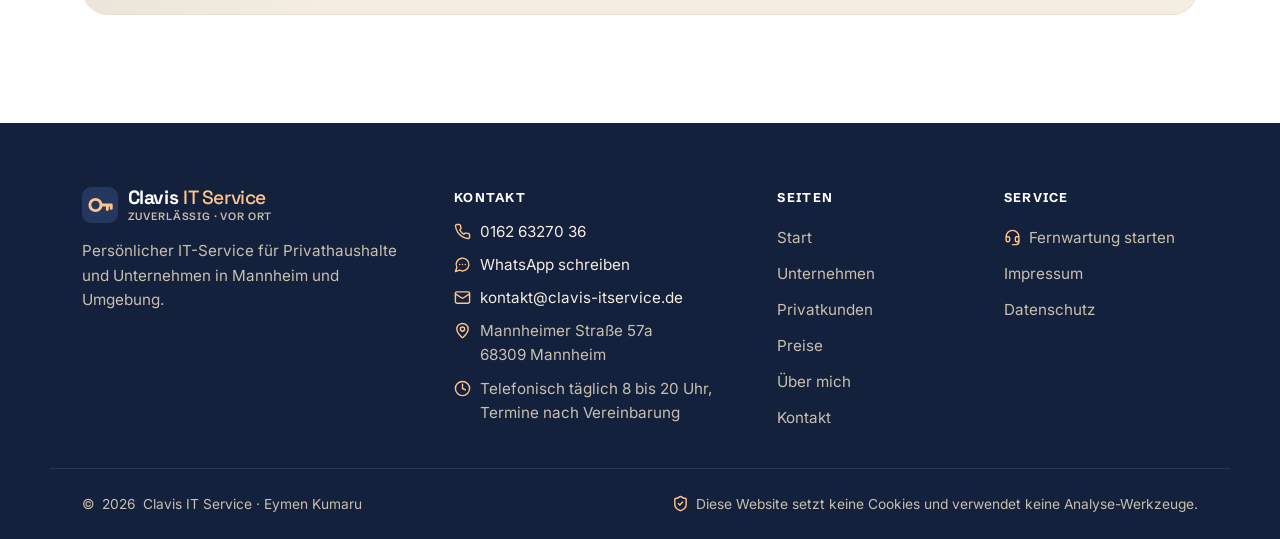
<file: leistungen.html>
<!doctype html>
<html lang="de">
<head>
  <meta charset="utf-8">
  <meta name="viewport" content="width=device-width, initial-scale=1, viewport-fit=cover">
  <title>Computerhilfe für Privatkunden in Mannheim | Clavis IT Service</title>
  <meta name="description" content="Computerhilfe in Mannheim: PC, Laptop, Tablet, Smartphone, WLAN, Drucker und Fernseher einrichten und reparieren, zu Hause oder per Fernwartung.">
  <link rel="canonical" href="https://clavis-itservice.de/leistungen.html">
  <meta name="theme-color" content="#FFFFFF" media="(prefers-color-scheme: light)">
  <meta name="theme-color" content="#14213D" media="(prefers-color-scheme: dark)">
  <meta property="og:type" content="website">
  <meta property="og:locale" content="de_DE">
  <meta property="og:site_name" content="Clavis IT Service">
  <meta property="og:title" content="Computerhilfe für Privatkunden in Mannheim | Clavis IT Service">
  <meta property="og:description" content="Computerhilfe in Mannheim: PC, Laptop, Tablet, Smartphone, WLAN, Drucker und Fernseher einrichten und reparieren, zu Hause oder per Fernwartung.">
  <meta property="og:url" content="https://clavis-itservice.de/leistungen.html">
  <link rel="icon" href="assets/img/favicon.svg" type="image/svg+xml">
  <link rel="preload" href="assets/fonts/inter-latin-wght.woff2" as="font" type="font/woff2" crossorigin>
  <link rel="preload" href="assets/fonts/space-grotesk-latin-wght.woff2" as="font" type="font/woff2" crossorigin>
  <script>(function(){try{var t=localStorage.getItem('clavis-theme');if(t==='dark'||t==='light')document.documentElement.setAttribute('data-theme',t);}catch(e){}})();</script>
  <link rel="stylesheet" href="assets/css/styles.css?v=10">
  <script src="assets/js/main.js?v=10" defer></script>
</head>
<body>
<a class="skip-link" href="#main">Zum Inhalt springen</a>
<header class="site-header" data-header>
  <div class="container header-inner">
    <a class="brand" href="index.html" aria-label="Clavis IT Service – zur Startseite">
      <svg class="brand-mark" viewBox="0 0 32 32" aria-hidden="true"><rect width="32" height="32" rx="8"/><circle cx="12" cy="16" r="5" fill="none" stroke="#FFC48C" stroke-width="2.6"/><path d="M17 16h9M22.5 16v4M26 16v3" fill="none" stroke="#FFC48C" stroke-width="2.6" stroke-linecap="round"/></svg>
      <span class="brand-text"><span class="brand-name">Clavis <span>IT Service</span></span><span class="brand-claim">Zuverlässig · Vor Ort</span></span>
    </a>
    <nav class="nav" id="site-nav" aria-label="Hauptnavigation" data-nav>
      <ul class="nav-list"><li><a href="index.html">Start</a></li><li><a href="geschaeftskunden.html">Unternehmen</a></li><li><a href="leistungen.html" aria-current="page">Privatkunden</a></li><li><a href="preise.html">Preise</a></li><li><a href="ueber-mich.html">Über mich</a></li><li><a href="kontakt.html">Kontakt</a></li></ul>
      <div class="nav-extra"><a class="btn btn-primary btn-lg" href="tel:+491626327036"><svg class="icon" aria-hidden="true"><use href="assets/img/icons.svg#i-phone"/></svg>Anrufen: 0162 63270 36</a><a class="btn btn-outline btn-lg" href="https://wa.me/491626327036" rel="noopener"><svg class="icon" aria-hidden="true"><use href="assets/img/icons.svg#i-chat"/></svg>WhatsApp schreiben</a></div>
    </nav>
    <div class="header-actions">
      <button class="icon-btn theme-toggle" type="button" data-theme-toggle aria-label="Dunkle Darstellung aktivieren">
        <svg class="icon i-moon" aria-hidden="true"><use href="assets/img/icons.svg#i-moon"/></svg><svg class="icon i-sun" aria-hidden="true"><use href="assets/img/icons.svg#i-sun"/></svg>
      </button>
      <a class="icon-btn header-phone-icon" href="tel:+491626327036" aria-label="Anrufen: 0162 63270 36"><svg class="icon" aria-hidden="true"><use href="assets/img/icons.svg#i-phone"/></svg></a>
      <a class="btn btn-primary btn-sm header-phone" href="tel:+491626327036"><svg class="icon" aria-hidden="true"><use href="assets/img/icons.svg#i-phone"/></svg>0162 63270 36</a>
      <button class="icon-btn nav-toggle" type="button" aria-controls="site-nav" aria-expanded="false" aria-label="Menü öffnen" data-nav-toggle>
        <svg class="icon i-open" aria-hidden="true"><use href="assets/img/icons.svg#i-menu"/></svg><svg class="icon i-close" aria-hidden="true"><use href="assets/img/icons.svg#i-x"/></svg>
      </button>
    </div>
  </div>
</header>
<main id="main">

  <section class="page-hero" aria-labelledby="hero-title">
    <div class="container hero-grid">
      <div>
        <p class="eyebrow reveal">Für Privatkunden &amp; Senioren</p>
        <h1 id="hero-title" class="reveal">Computerhilfe und IT-Service für Privatkunden in Mannheim</h1>
        <p class="hero-lead reveal">PC-Hilfe, WLAN, Drucker oder ein neues Smartphone: Persönlicher IT-Service für Privathaushalte und Senioren. Ich komme zu Ihnen nach Hause in Mannheim und Umgebung oder unterstütze Sie per Fernwartung.</p>
        <div class="btn-row reveal"><a class="btn btn-primary btn-lg" href="tel:+491626327036" aria-label="Anrufen: 0162 63270 36"><svg class="icon" aria-hidden="true"><use href="assets/img/icons.svg#i-phone"/></svg>0162 63270 36</a><a class="btn btn-outline btn-lg" href="preise.html">Preise ansehen<svg class="icon icon-arrow" aria-hidden="true"><use href="assets/img/icons.svg#i-arrow"/></svg></a></div>
      </div>
      <aside class="qr-card reveal" aria-label="Telefonnummer als QR-Code">
        <div class="qr"><img src="assets/img/qr-anrufen.svg" width="148" height="148" alt="QR-Code: Clavis IT Service anrufen, 0162 63270 36"></div>
        <p class="qr-label">Scannen und anrufen</p>
        <a class="qr-phone" href="tel:+491626327036">0162 63270 36</a>
        <span class="status-badge"><i></i>Telefonisch täglich 8–20 Uhr</span>
      </aside>
    </div>
  </section>

  <section class="section" aria-labelledby="leist-title">
    <div class="container">
      <div class="section-head"><p class="eyebrow reveal">Leistungen</p><h2 id="leist-title" class="reveal">Meine Leistungen</h2></div>
      <nav aria-label="Leistungsbereiche">
        <ul class="chips chips-center reveal" style="margin-bottom:1rem">
          <li><a class="chip" href="#einrichtung"><svg class="icon" aria-hidden="true"><use href="assets/img/icons.svg#i-laptop"/></svg>Einrichtung</a></li>
          <li><a class="chip" href="#reparatur"><svg class="icon" aria-hidden="true"><use href="assets/img/icons.svg#i-wrench"/></svg>Reparatur &amp; Pflege</a></li>
          <li><a class="chip" href="#wlan"><svg class="icon" aria-hidden="true"><use href="assets/img/icons.svg#i-wifi"/></svg>WLAN &amp; Internet</a></li>
          <li><a class="chip" href="#sicherheit"><svg class="icon" aria-hidden="true"><use href="assets/img/icons.svg#i-shield"/></svg>Sicherheit &amp; Daten</a></li>
          <li><a class="chip" href="#fernwartung"><svg class="icon" aria-hidden="true"><use href="assets/img/icons.svg#i-headset"/></svg>Fernwartung</a></li>
          <li><a class="chip" href="#senioren"><svg class="icon" aria-hidden="true"><use href="assets/img/icons.svg#i-heart"/></svg>Senioren</a></li>
          <li><a class="chip" href="#webseiten"><svg class="icon" aria-hidden="true"><use href="assets/img/icons.svg#i-globe"/></svg>Webseiten</a></li>
        </ul>
      </nav>

      <div class="sub-head reveal" id="einrichtung">
        <div><h3>Einrichtung &amp; Installation</h3><p>Sie haben ein neues Gerät gekauft? Ich richte es ein, übertrage Ihre Daten und weise Sie in die Bedienung ein.</p></div>
      </div><div class="grid-3">
<article class="card card-compact card-hover reveal">
          <span class="card-icon"><svg class="icon" aria-hidden="true"><use href="assets/img/icons.svg#i-laptop"/></svg></span>
          <h4>Computer &amp; Laptop einrichten</h4>
          <p>Ich richte Windows und Ihre Programme ein. Dateien, Fotos und Lesezeichen nehmen Sie vom alten Gerät mit.</p>
        </article>
<article class="card card-compact card-hover reveal">
          <span class="card-icon"><svg class="icon" aria-hidden="true"><use href="assets/img/icons.svg#i-tablet"/></svg></span>
          <h4>Tablet einrichten</h4>
          <p>Ich richte Ihr iPad oder Android-Tablet vollständig ein und stelle die Schrift so groß ein, dass Sie alles gut lesen können.</p>
        </article>
<article class="card card-compact card-hover reveal">
          <span class="card-icon"><svg class="icon" aria-hidden="true"><use href="assets/img/icons.svg#i-smartphone"/></svg></span>
          <h4>Smartphone einrichten</h4>
          <p>Kontakte, Fotos und WhatsApp übertrage ich vom alten Gerät. Die Bedienung stelle ich so ein, wie es Ihnen leichtfällt.</p>
        </article>
<article class="card card-compact card-hover reveal">
          <span class="card-icon"><svg class="icon" aria-hidden="true"><use href="assets/img/icons.svg#i-mail"/></svg></span>
          <h4>E-Mail einrichten</h4>
          <p>Ihre E-Mails kommen auf Computer, Handy und Tablet an, auch nach einem Anbieterwechsel.</p>
        </article>
<article class="card card-compact card-hover reveal">
          <span class="card-icon"><svg class="icon" aria-hidden="true"><use href="assets/img/icons.svg#i-printer"/></svg></span>
          <h4>Drucker installieren</h4>
          <p>Ich bringe Ihren Drucker ins WLAN und richte das Scannen ein. Danach drucken Sie auch vom Handy aus.</p>
        </article>
<article class="card card-compact card-hover reveal">
          <span class="card-icon"><svg class="icon" aria-hidden="true"><use href="assets/img/icons.svg#i-tv"/></svg></span>
          <h4>MagentaTV, Vodafone TV &amp; Fernsehbox</h4>
          <p>Ich schließe den Receiver an, sortiere die Sender und richte Aufnahme und Mediathek ein.</p>
        </article>
<article class="card card-compact card-hover reveal">
          <span class="card-icon"><svg class="icon" aria-hidden="true"><use href="assets/img/icons.svg#i-plug"/></svg></span>
          <h4>Zubehör anschließen</h4>
          <p>Monitor, Drucker, Webcam oder Festplatte: Ich schließe alles an und teste es mit Ihnen.</p>
        </article>
</div>

      <div class="sub-head reveal" id="reparatur">
        <div><h3>Computer reparieren lassen</h3><p>Bevor Sie neu kaufen: Oft lässt sich ein Gerät mit einem einzigen neuen Teil retten.</p></div>
      </div>
      <div class="group-split">
        <div class="media media-tall reveal"><img src="assets/img/fotos/privat-reparatur-800.webp" srcset="assets/img/fotos/privat-reparatur-800.webp 800w, assets/img/fotos/privat-reparatur-1600.webp 1600w" sizes="(min-width: 1040px) 40vw, 100vw" width="1600" height="1066" alt="Geöffneter Laptop mit sichtbaren Bauteilen auf einer Werkbank" loading="lazy" decoding="async"></div>
        <div class="grid-2">
<article class="card card-compact card-hover reveal">
          <span class="card-icon"><svg class="icon" aria-hidden="true"><use href="assets/img/icons.svg#i-wrench"/></svg></span>
          <h4>PC- &amp; Laptop-Reparatur</h4>
          <p>Ich finde heraus, was Ihrem Gerät fehlt, und sage Ihnen ehrlich, ob sich die Reparatur lohnt.</p>
        </article>
<article class="card card-compact card-hover reveal">
          <span class="card-icon"><svg class="icon" aria-hidden="true"><use href="assets/img/icons.svg#i-smartphone"/></svg></span>
          <h4>Tablet- &amp; Smartphone-Reparatur</h4>
          <p>Ich sehe mir Ihr Gerät an und sichere zuerst Ihre Daten, damit nichts verloren geht.</p>
        </article>
<article class="card card-compact card-hover reveal">
          <span class="card-icon"><svg class="icon" aria-hidden="true"><use href="assets/img/icons.svg#i-cpu"/></svg></span>
          <h4>Aufrüsten statt neu kaufen</h4>
          <p>Mit einer SSD und etwas mehr Arbeitsspeicher wird Ihr Rechner wieder spürbar schneller.</p>
        </article>
<article class="card card-compact card-hover reveal">
          <span class="card-icon"><svg class="icon" aria-hidden="true"><use href="assets/img/icons.svg#i-sparkles"/></svg></span>
          <h4>Reinigung &amp; Wartung</h4>
          <p>Eine gründliche Reinigung von Lüfter und Gehäuse sorgt dafür, dass Ihr Gerät wieder leise und leistungsfähig arbeitet.</p>
        </article>
</div>
      </div>

      <div class="sub-head reveal" id="pflege">
        <div><h3>Optimierung &amp; Pflege</h3><p>Wenn Ihr Computer langsam ist oder ein Programm nicht mehr startet, suche ich die Ursache und behebe sie.</p></div>
      </div><div class="grid-3">
<article class="card card-compact card-hover reveal" id="wlan">
          <span class="card-icon"><svg class="icon" aria-hidden="true"><use href="assets/img/icons.svg#i-wifi"/></svg></span>
          <h4>WLAN &amp; Internet</h4>
          <p>Ich konfiguriere Ihren Router und sorge dafür, dass das WLAN in allen Räumen zuverlässig verfügbar ist.</p>
        </article>
<article class="card card-compact card-hover reveal">
          <span class="card-icon"><svg class="icon" aria-hidden="true"><use href="assets/img/icons.svg#i-bug"/></svg></span>
          <h4>Softwareprobleme beheben</h4>
          <p>Startet ein Programm nicht oder arbeitet es fehlerhaft, ermittle ich die Ursache und stelle den Betrieb wieder her.</p>
        </article>
<article class="card card-compact card-hover reveal">
          <span class="card-icon"><svg class="icon" aria-hidden="true"><use href="assets/img/icons.svg#i-gauge"/></svg></span>
          <h4>Computer wieder schneller machen</h4>
          <p>Ich bereinige das System, installiere ausstehende Updates und entferne, was die Leistung beeinträchtigt.</p>
        </article>
<article class="card card-compact card-hover reveal">
          <span class="card-icon"><svg class="icon" aria-hidden="true"><use href="assets/img/icons.svg#i-refresh"/></svg></span>
          <h4>Windows-Updates &amp; Systempflege</h4>
          <p>Ich installiere ausstehende Updates und bringe Windows wieder auf einen sauberen Stand.</p>
        </article>
</div>

      <div class="sub-head reveal" id="sicherheit">
        <div><h3>Daten &amp; Sicherheit</h3><p>Ich sorge dafür, dass Ihre Fotos und Dokumente nicht verloren gehen und niemand Fremdes an Ihre Daten kommt.</p></div>
      </div><div class="grid-3">
<article class="card card-compact card-hover reveal">
          <span class="card-icon"><svg class="icon" aria-hidden="true"><use href="assets/img/icons.svg#i-shield"/></svg></span>
          <h4>Virenentfernung</h4>
          <p>Ich entferne Schadsoftware und unerwünschte Werbeprogramme und richte einen zuverlässigen Schutz ein.</p>
        </article>
<article class="card card-compact card-hover reveal">
          <span class="card-icon"><svg class="icon" aria-hidden="true"><use href="assets/img/icons.svg#i-database"/></svg></span>
          <h4>Datensicherung einrichten</h4>
          <p>Ihre Daten werden automatisch gesichert. Ob auf eine Festplatte oder in die Cloud, entscheiden Sie.</p>
        </article>
<article class="card card-compact card-hover reveal">
          <span class="card-icon"><svg class="icon" aria-hidden="true"><use href="assets/img/icons.svg#i-transfer"/></svg></span>
          <h4>Daten auf ein neues Gerät übertragen</h4>
          <p>Fotos, Dokumente, Kontakte und E-Mails ziehen vollständig mit um.</p>
        </article>
<article class="card card-compact card-hover reveal">
          <span class="card-icon"><svg class="icon" aria-hidden="true"><use href="assets/img/icons.svg#i-key"/></svg></span>
          <h4>Passwörter ordnen</h4>
          <p>Ich richte Ihnen einen Passwort-Manager ein und zeige Ihnen, wie Sie ihn benutzen.</p>
        </article>
</div>

      <div class="sub-head reveal" id="fernwartung">
        <div><h3>Fernwartung &amp; Betreuung</h3><p>Viele Anliegen lassen sich aus der Ferne in wenigen Minuten erledigen, ganz ohne Vor-Ort-Termin. Die Verbindung startet nur mit Ihrer Freigabe.</p></div><a class="btn btn-primary btn-sm" href="fernwartung.html"><svg class="icon" aria-hidden="true"><use href="assets/img/icons.svg#i-download"/></svg>Fernwartung starten</a>
      </div><div class="grid-3">
<article class="card card-compact card-hover reveal">
          <span class="card-icon"><svg class="icon" aria-hidden="true"><use href="assets/img/icons.svg#i-headset"/></svg></span>
          <h4>Schnelle Hilfe ohne Termin</h4>
          <p>Für Einstellungen, Updates und kurze Fragen. Sie geben die Verbindung frei und beenden sie, wann Sie möchten.</p>
        </article>
<article class="card card-compact card-hover reveal">
          <span class="card-icon"><svg class="icon" aria-hidden="true"><use href="assets/img/icons.svg#i-calendar"/></svg></span>
          <h4>Regelmäßige Pflege</h4>
          <p>Ich installiere Updates, bereinige das System und prüfe die Datensicherung, in dem Rhythmus, den Sie wünschen.</p>
        </article>
<article class="card card-compact card-hover reveal">
          <span class="card-icon"><svg class="icon" aria-hidden="true"><use href="assets/img/icons.svg#i-user"/></svg></span>
          <h4>Laufende Betreuung</h4>
          <p>Für alle, die einen festen Ansprechpartner möchten. Den Umfang legen wir gemeinsam fest.</p>
        </article>
</div>

      <div class="sub-head reveal" id="senioren">
        <div><h3>Digitale Unterstützung für Senioren</h3><p>Sie möchten Computer, Tablet und Smartphone sicher und selbstbewusst nutzen? Ich nehme mir die nötige Zeit.</p></div>
      </div>
      <div class="group-split">
        <div class="media media-tall reveal"><img src="assets/img/fotos/privat-senioren-800.webp" srcset="assets/img/fotos/privat-senioren-800.webp 800w, assets/img/fotos/privat-senioren-1600.webp 1600w" sizes="(min-width: 1040px) 40vw, 100vw" width="1600" height="1066" alt="Großvater und Enkel schauen gemeinsam auf ein Tablet" loading="lazy" style="object-position:62% 50%" decoding="async"></div>
        <div class="grid-2">
<article class="card card-compact card-hover reveal">
          <span class="card-icon"><svg class="icon" aria-hidden="true"><use href="assets/img/icons.svg#i-users"/></svg></span>
          <h4>Geduldiges Erklären &amp; Üben</h4>
          <p>Wir gehen die Funktionen gemeinsam Schritt für Schritt durch, etwa WhatsApp-Nachrichten, Videotelefonate mit der Familie oder die Suche im Internet, und üben so lange, bis Sie sich sicher fühlen.</p>
        </article>
<article class="card card-compact card-hover reveal">
          <span class="card-icon"><svg class="icon" aria-hidden="true"><use href="assets/img/icons.svg#i-book"/></svg></span>
          <h4>Persönliche Schritt-für-Schritt-Notizen</h4>
          <p>Auf Wunsch halte ich die wichtigsten Schritte gut lesbar schriftlich fest, damit Sie sie jederzeit nachschlagen können.</p>
        </article>
<article class="card card-compact card-hover reveal">
          <span class="card-icon"><svg class="icon" aria-hidden="true"><use href="assets/img/icons.svg#i-alert"/></svg></span>
          <h4>Schutz vor Enkeltrick, Phishing &amp; Betrug</h4>
          <p>Ich zeige Ihnen, woran Sie gefälschte Anrufe, verdächtige SMS und betrügerische E-Mails sofort erkennen, damit Ihr Geld und Ihre Daten sicher bleiben.</p>
        </article>
<article class="card card-compact card-hover reveal">
          <span class="card-icon"><svg class="icon" aria-hidden="true"><use href="assets/img/icons.svg#i-bag"/></svg></span>
          <h4>Unabhängige Kaufberatung</h4>
          <p>Sie überlegen, ein neues Gerät anzuschaffen? Ich berate Sie neutral und unabhängig, welches Smartphone, Tablet oder welcher Laptop am besten zu Ihren Bedürfnissen passt.</p>
        </article>
</div>
      </div>

      <div class="sub-head reveal" id="webseiten">
        <div><h3>Webseiten erstellen</h3><p>Schlichte, schnelle Webseiten für Hobby, Verein und Gewerbe, mit Impressum und Datenschutz nach deutschem Recht.</p></div>
      </div><div class="grid-3">
<article class="card card-compact card-hover reveal">
          <span class="card-icon"><svg class="icon" aria-hidden="true"><use href="assets/img/icons.svg#i-globe"/></svg></span>
          <h4>Für Hobby, Verein und Gewerbe</h4>
          <p>Eine schlichte, schnelle Webseite für den privaten oder ehrenamtlichen Rahmen oder für Ihr eigenes Gewerbe.</p>
        </article>
<article class="card card-compact card-hover reveal">
          <span class="card-icon"><svg class="icon" aria-hidden="true"><use href="assets/img/icons.svg#i-file"/></svg></span>
          <h4>Impressum und Datenschutz inklusive</h4>
          <p>Beide Seiten sind von Anfang an nach deutschem Recht dabei.</p>
        </article>
</div>

      <div class="callout on-coral reveal">
        <p><strong>Sie suchen IT-Betreuung für Ihr Unternehmen oder Ihre Praxis?</strong>Für Gewerbe, Kanzlei, Praxis und Handwerk biete ich Arbeitsplatz-Einrichtung, Firmennetzwerke, Microsoft 365, Datensicherung und E-Rechnung, alles im Wartungsvertrag.</p>
        <a class="btn btn-outline btn-sm" href="geschaeftskunden.html">Leistungen für Unternehmen ansehen<svg class="icon icon-arrow" aria-hidden="true"><use href="assets/img/icons.svg#i-arrow"/></svg></a>
      </div>
    </div>
  </section>

  <section class="cta-band" aria-labelledby="cta-title">
    <div class="container">
      <div class="cta-box reveal">
        <div>
          <h2 id="cta-title">Ihr Anliegen ist nicht dabei?</h2>
          <p>Sprechen Sie mich gern an. Ich sage Ihnen offen, ob ich helfen kann, und andernfalls, wer Ihnen weiterhilft.</p>
          <div class="btn-row"><a class="btn btn-primary btn-lg" href="tel:+491626327036" aria-label="Anrufen: 0162 63270 36"><svg class="icon" aria-hidden="true"><use href="assets/img/icons.svg#i-phone"/></svg>0162 63270 36</a><a class="btn-link" href="preise.html">Preise ansehen<svg class="icon icon-arrow" aria-hidden="true"><use href="assets/img/icons.svg#i-arrow"/></svg></a><a class="btn-link" href="kontakt.html">Alle Kontaktwege<svg class="icon icon-arrow" aria-hidden="true"><use href="assets/img/icons.svg#i-arrow"/></svg></a></div>
          
        </div>
        <div class="cta-qr">
          <div class="qr"><img src="assets/img/qr-anrufen.svg" width="130" height="130" alt="QR-Code: anrufen unter 0162 63270 36" loading="lazy"></div>
          <p class="qr-label">Scannen und anrufen</p>
          <a class="qr-phone" href="tel:+491626327036">0162 63270 36</a>
        </div>
      </div>
    </div>
  </section>

</main>
<footer class="site-footer">
  <div class="container footer-grid">
    <div>
      <a class="brand" href="index.html" aria-label="Clavis IT Service – zur Startseite">
        <svg class="brand-mark" viewBox="0 0 32 32" aria-hidden="true"><rect width="32" height="32" rx="8"/><circle cx="12" cy="16" r="5" fill="none" stroke="#FFC48C" stroke-width="2.6"/><path d="M17 16h9M22.5 16v4M26 16v3" fill="none" stroke="#FFC48C" stroke-width="2.6" stroke-linecap="round"/></svg>
      <span class="brand-text"><span class="brand-name">Clavis <span>IT Service</span></span><span class="brand-claim">Zuverlässig · Vor Ort</span></span>
      </a>
      <p>Persönlicher IT-Service für Privathaushalte und Unternehmen in Mannheim und Umgebung.</p>
    </div>
    <div>
      <p class="footer-title">Kontakt</p>
      <ul class="footer-contact">
        <li><svg class="icon" aria-hidden="true"><use href="assets/img/icons.svg#i-phone"/></svg><a href="tel:+491626327036">0162 63270 36</a></li>
        <li><svg class="icon" aria-hidden="true"><use href="assets/img/icons.svg#i-chat"/></svg><a href="https://wa.me/491626327036" rel="noopener">WhatsApp schreiben</a></li>
        <li><svg class="icon" aria-hidden="true"><use href="assets/img/icons.svg#i-mail"/></svg><a href="mailto:kontakt@clavis-itservice.de">kontakt@clavis-itservice.de</a></li>
        <li><svg class="icon" aria-hidden="true"><use href="assets/img/icons.svg#i-pin"/></svg><span>Mannheimer Straße 57a<br>68309 Mannheim</span></li>
        <li><svg class="icon" aria-hidden="true"><use href="assets/img/icons.svg#i-clock"/></svg><span>Telefonisch täglich 8 bis 20 Uhr,<br>Termine nach Vereinbarung</span></li>
      </ul>
    </div>
    <nav aria-label="Seiten">
      <p class="footer-title">Seiten</p>
      <ul class="footer-links"><li><a href="index.html">Start</a></li><li><a href="geschaeftskunden.html">Unternehmen</a></li><li><a href="leistungen.html">Privatkunden</a></li><li><a href="preise.html">Preise</a></li><li><a href="ueber-mich.html">Über mich</a></li><li><a href="kontakt.html">Kontakt</a></li></ul>
    </nav>
    <nav aria-label="Service und Rechtliches">
      <p class="footer-title">Service</p>
      <ul class="footer-links">
        <li><a href="fernwartung.html"><svg class="icon" aria-hidden="true"><use href="assets/img/icons.svg#i-headset"/></svg>Fernwartung starten</a></li>
        <li><a href="impressum.html">Impressum</a></li>
        <li><a href="datenschutz.html">Datenschutz</a></li>
      </ul>
    </nav>
  </div>
  <div class="container footer-bottom">
    <span>© <span data-year>2026</span> Clavis IT Service · Eymen Kumaru</span>
    <span><svg class="icon" aria-hidden="true"><use href="assets/img/icons.svg#i-shield"/></svg>Diese Website setzt keine Cookies und verwendet keine Analyse-Werkzeuge.</span>
  </div>
</footer>
<div class="call-bar" data-call-bar><a class="btn btn-primary btn-lg" href="tel:+491626327036"><svg class="icon" aria-hidden="true"><use href="assets/img/icons.svg#i-phone"/></svg>Anrufen</a><a class="btn btn-outline btn-lg" href="https://wa.me/491626327036" rel="noopener"><svg class="icon" aria-hidden="true"><use href="assets/img/icons.svg#i-chat"/></svg>WhatsApp</a></div>
</body>
</html>
</file>
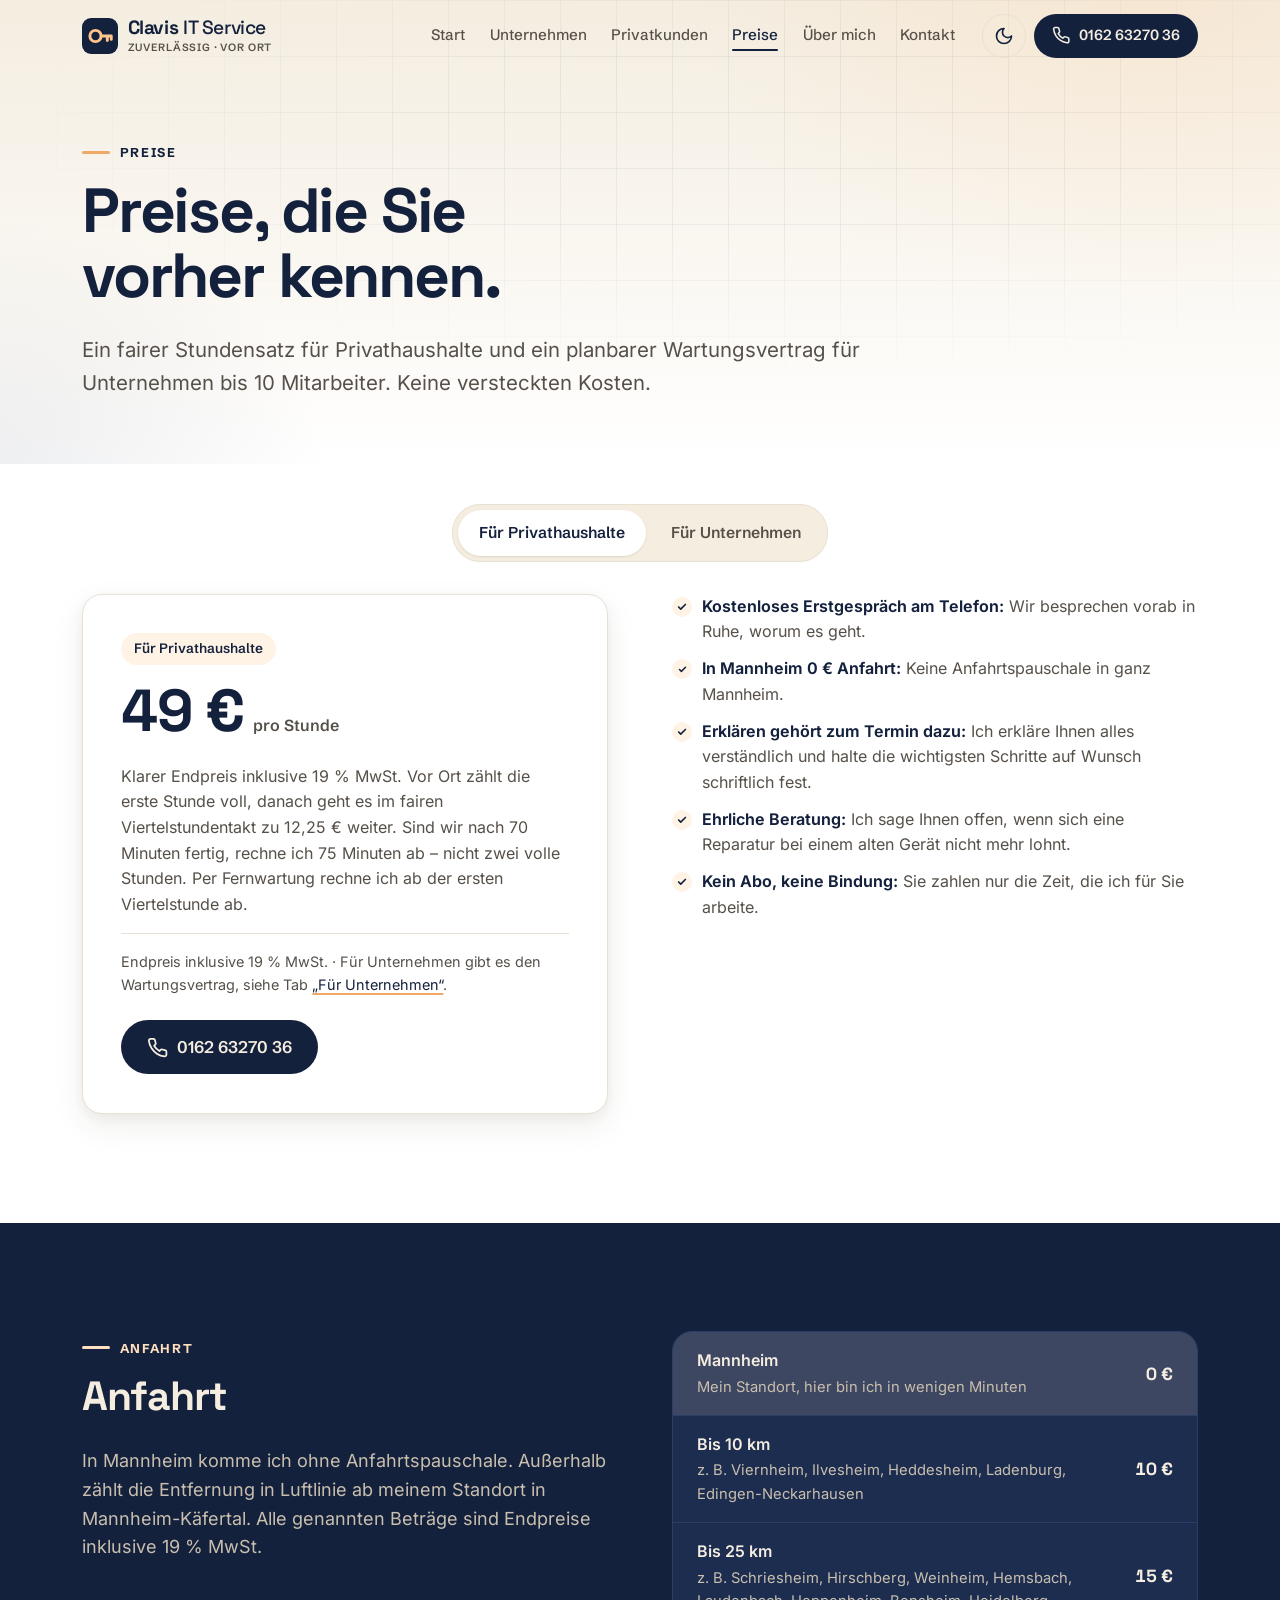
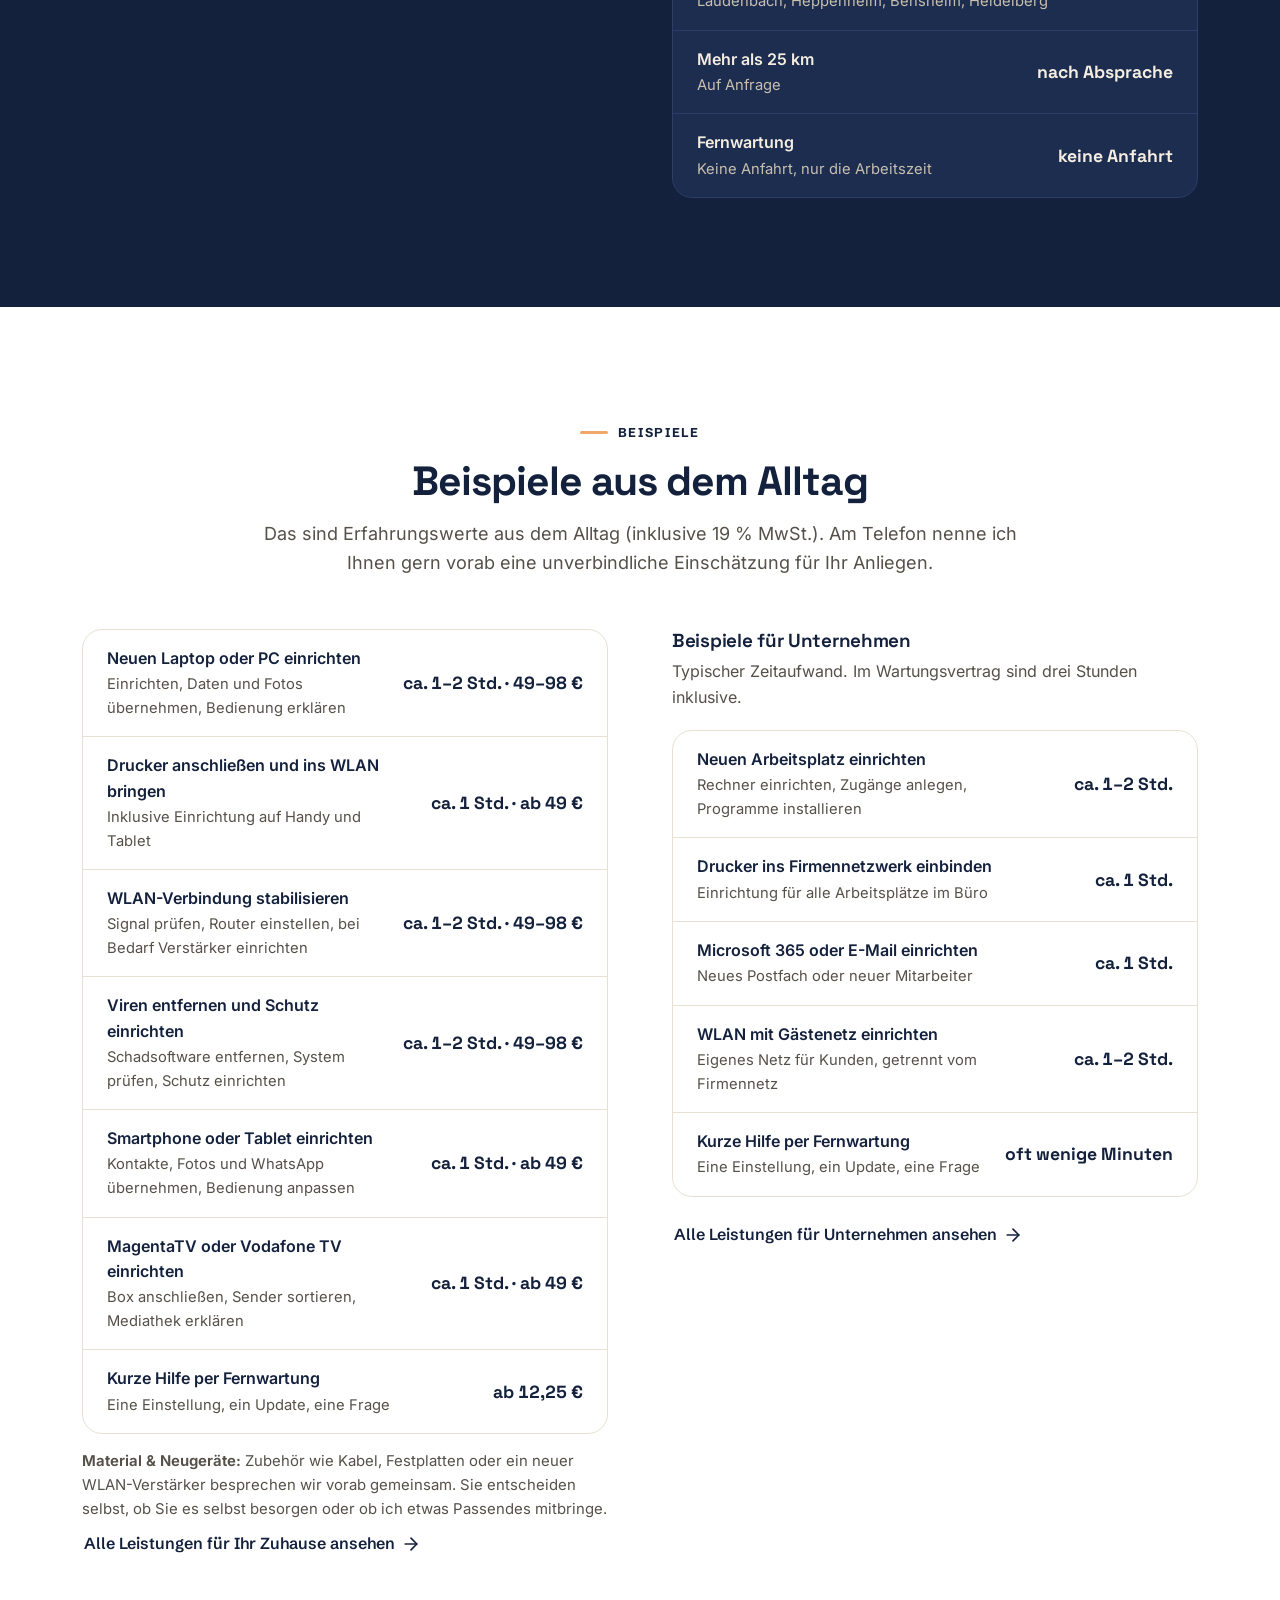
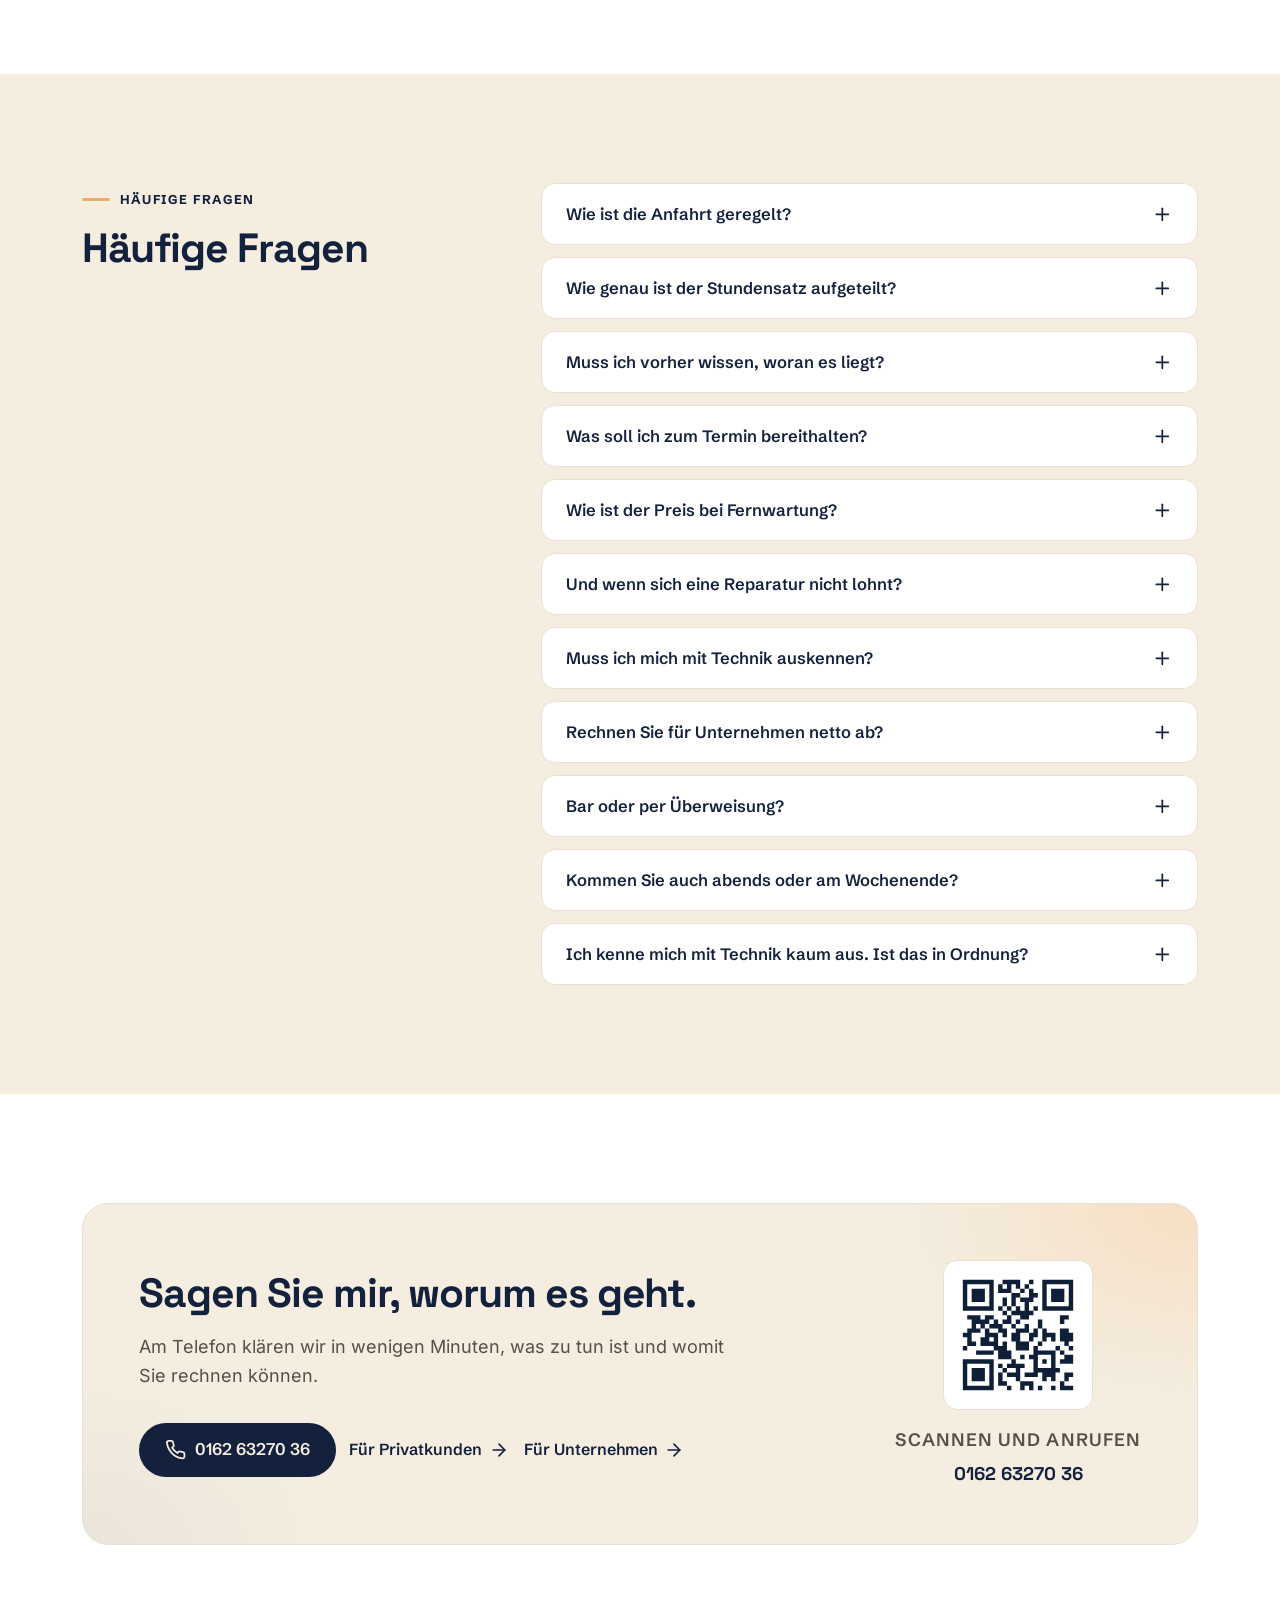
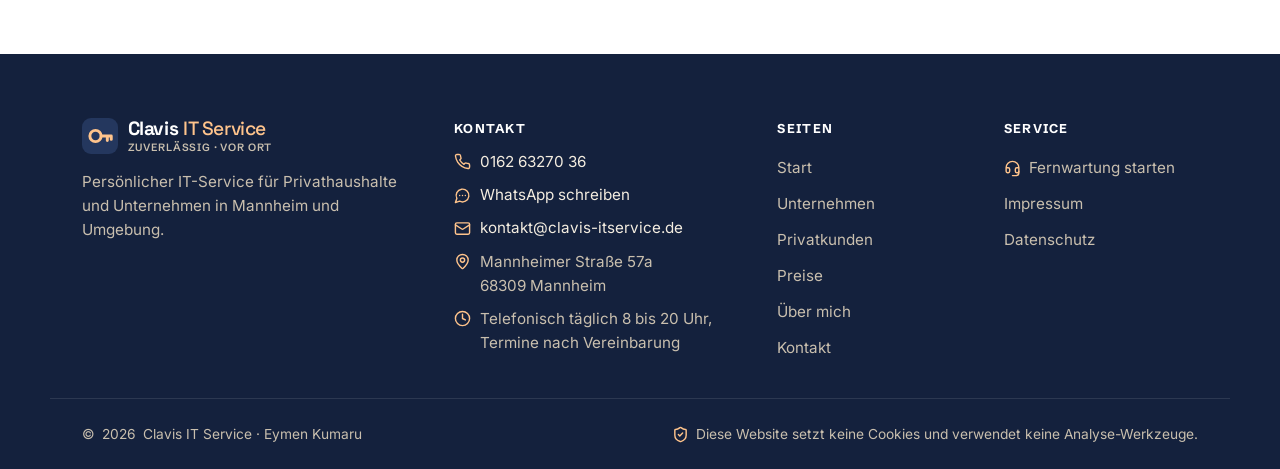
<file: preise.html>
<!doctype html>
<html lang="de">
<head>
  <meta charset="utf-8">
  <meta name="viewport" content="width=device-width, initial-scale=1, viewport-fit=cover">
  <title>Preise für Privat &amp; Unternehmen | Clavis IT Service</title>
  <meta name="description" content="49 € pro Stunde inkl. MwSt. für Privathaushalte, Wartungsvertrag für Unternehmen ab 99 € netto je Arbeitsplatz und Monat. In Mannheim ohne Anfahrtspauschale.">
  <link rel="canonical" href="https://clavis-itservice.de/preise.html">
  <meta name="theme-color" content="#FFFFFF" media="(prefers-color-scheme: light)">
  <meta name="theme-color" content="#14213D" media="(prefers-color-scheme: dark)">
  <meta property="og:type" content="website">
  <meta property="og:locale" content="de_DE">
  <meta property="og:site_name" content="Clavis IT Service">
  <meta property="og:title" content="Preise für Privat &amp; Unternehmen | Clavis IT Service">
  <meta property="og:description" content="49 € pro Stunde inkl. MwSt. für Privathaushalte, Wartungsvertrag für Unternehmen ab 99 € netto je Arbeitsplatz und Monat. In Mannheim ohne Anfahrtspauschale.">
  <meta property="og:url" content="https://clavis-itservice.de/preise.html">
  <link rel="icon" href="assets/img/favicon.svg" type="image/svg+xml">
  <link rel="preload" href="assets/fonts/inter-latin-wght.woff2" as="font" type="font/woff2" crossorigin>
  <link rel="preload" href="assets/fonts/space-grotesk-latin-wght.woff2" as="font" type="font/woff2" crossorigin>
  <script>(function(){try{var t=localStorage.getItem('clavis-theme');if(t==='dark'||t==='light')document.documentElement.setAttribute('data-theme',t);}catch(e){}})();</script>
  <link rel="stylesheet" href="assets/css/styles.css?v=10">
  <script src="assets/js/main.js?v=10" defer></script>
</head>
<body>
<a class="skip-link" href="#main">Zum Inhalt springen</a>
<header class="site-header" data-header>
  <div class="container header-inner">
    <a class="brand" href="index.html" aria-label="Clavis IT Service – zur Startseite">
      <svg class="brand-mark" viewBox="0 0 32 32" aria-hidden="true"><rect width="32" height="32" rx="8"/><circle cx="12" cy="16" r="5" fill="none" stroke="#FFC48C" stroke-width="2.6"/><path d="M17 16h9M22.5 16v4M26 16v3" fill="none" stroke="#FFC48C" stroke-width="2.6" stroke-linecap="round"/></svg>
      <span class="brand-text"><span class="brand-name">Clavis <span>IT Service</span></span><span class="brand-claim">Zuverlässig · Vor Ort</span></span>
    </a>
    <nav class="nav" id="site-nav" aria-label="Hauptnavigation" data-nav>
      <ul class="nav-list"><li><a href="index.html">Start</a></li><li><a href="geschaeftskunden.html">Unternehmen</a></li><li><a href="leistungen.html">Privatkunden</a></li><li><a href="preise.html" aria-current="page">Preise</a></li><li><a href="ueber-mich.html">Über mich</a></li><li><a href="kontakt.html">Kontakt</a></li></ul>
      <div class="nav-extra"><a class="btn btn-primary btn-lg" href="tel:+491626327036"><svg class="icon" aria-hidden="true"><use href="assets/img/icons.svg#i-phone"/></svg>Anrufen: 0162 63270 36</a><a class="btn btn-outline btn-lg" href="https://wa.me/491626327036" rel="noopener"><svg class="icon" aria-hidden="true"><use href="assets/img/icons.svg#i-chat"/></svg>WhatsApp schreiben</a></div>
    </nav>
    <div class="header-actions">
      <button class="icon-btn theme-toggle" type="button" data-theme-toggle aria-label="Dunkle Darstellung aktivieren">
        <svg class="icon i-moon" aria-hidden="true"><use href="assets/img/icons.svg#i-moon"/></svg><svg class="icon i-sun" aria-hidden="true"><use href="assets/img/icons.svg#i-sun"/></svg>
      </button>
      <a class="icon-btn header-phone-icon" href="tel:+491626327036" aria-label="Anrufen: 0162 63270 36"><svg class="icon" aria-hidden="true"><use href="assets/img/icons.svg#i-phone"/></svg></a>
      <a class="btn btn-primary btn-sm header-phone" href="tel:+491626327036"><svg class="icon" aria-hidden="true"><use href="assets/img/icons.svg#i-phone"/></svg>0162 63270 36</a>
      <button class="icon-btn nav-toggle" type="button" aria-controls="site-nav" aria-expanded="false" aria-label="Menü öffnen" data-nav-toggle>
        <svg class="icon i-open" aria-hidden="true"><use href="assets/img/icons.svg#i-menu"/></svg><svg class="icon i-close" aria-hidden="true"><use href="assets/img/icons.svg#i-x"/></svg>
      </button>
    </div>
  </div>
</header>
<main id="main">

  <section class="page-hero page-hero-simple" aria-labelledby="hero-title">
    <div class="container">
      <p class="eyebrow reveal">Preise</p>
      <h1 id="hero-title" class="reveal">Preise, die Sie vorher kennen.</h1>
      <p class="hero-lead reveal">Ein fairer Stundensatz für Privathaushalte und ein planbarer Wartungsvertrag für Unternehmen bis 10 Mitarbeiter. Keine versteckten Kosten.</p>
    </div>
  </section>

  <section class="section" aria-label="Preismodelle" style="padding-top:2.5rem">
    <div class="container">
      <div class="tabs-wrap reveal">
        <div class="tabs" role="tablist" aria-label="Preise für" data-tabs>
          <button class="tab" role="tab" id="tab-privat" aria-controls="privat" aria-selected="true" type="button">Für Privathaushalte</button>
          <button class="tab" role="tab" id="tab-unternehmen" aria-controls="unternehmen" aria-selected="false" tabindex="-1" type="button">Für Unternehmen</button>
        </div>
      </div>

      <div class="tab-panel" role="tabpanel" id="privat" aria-labelledby="tab-privat" tabindex="0">
        <div class="split">
          <div class="price-card">
            <span class="price-tag">Für Privathaushalte</span>
            <p class="price-big"><strong>49 €</strong><span>pro Stunde</span></p>
            <p class="price-text">Klarer Endpreis inklusive 19 % MwSt. Vor Ort zählt die erste Stunde voll, danach geht es im fairen Viertelstundentakt zu 12,25 € weiter. Sind wir nach 70 Minuten fertig, rechne ich 75 Minuten ab – nicht zwei volle Stunden. Per Fernwartung rechne ich ab der ersten Viertelstunde ab.</p>
            <p class="fine">Endpreis inklusive 19 % MwSt. · Für Unternehmen gibt es den Wartungsvertrag, siehe Tab <a href="#unternehmen" data-tab-link="unternehmen">„Für Unternehmen“</a>.</p>
            <div class="btn-row"><a class="btn btn-primary btn-lg" href="tel:+491626327036" aria-label="Anrufen: 0162 63270 36"><svg class="icon" aria-hidden="true"><use href="assets/img/icons.svg#i-phone"/></svg>0162 63270 36</a></div>
          </div>
          <div>
            <ul class="checklist"><li><strong>Kostenloses Erstgespräch am Telefon:</strong> Wir besprechen vorab in Ruhe, worum es geht.</li><li><strong>In Mannheim 0 € Anfahrt:</strong> Keine Anfahrtspauschale in ganz Mannheim.</li><li><strong>Erklären gehört zum Termin dazu:</strong> Ich erkläre Ihnen alles verständlich und halte die wichtigsten Schritte auf Wunsch schriftlich fest.</li><li><strong>Ehrliche Beratung:</strong> Ich sage Ihnen offen, wenn sich eine Reparatur bei einem alten Gerät nicht mehr lohnt.</li><li><strong>Kein Abo, keine Bindung:</strong> Sie zahlen nur die Zeit, die ich für Sie arbeite.</li></ul>
          </div>
        </div>
      </div>

      <div class="tab-panel" role="tabpanel" id="unternehmen" aria-labelledby="tab-unternehmen" tabindex="0" hidden>
        <div class="split">
          <div class="price-card">
            <span class="price-tag">Wartungsvertrag für Ihren Betrieb</span>
            <p class="price-big"><strong>ab 199 €</strong><span>netto im Monat</span></p>
            <p class="price-text">Für Unternehmen arbeite ich ausschließlich im Wartungsvertrag. Drei Stunden sind inklusive, was darüber hinausgeht, kostet 49 € netto pro Stunde. Mindestlaufzeit drei Monate, danach monatlich kündbar.</p>
            <p class="price-text">Der Preis liegt bei 99 € je Arbeitsplatz und Monat, der Mindestbetrag bei 199 €. Ein Arbeitsplatz ist ein Mitarbeiter mit seinem Computer oder Notebook, zum Beispiel 495 € im Monat bei 5 Arbeitsplätzen. Server, Netzwerk und weitere Geräte kommen je nach Bedarf dazu; den genauen Betrag stellen Sie online zusammen.</p>
            <p class="fine">Zzgl. 19 % USt., auf der Rechnung gesondert ausgewiesen und vorsteuerabzugsfähig. · Für Privathaushalte 49 € pro Stunde inklusive MwSt., siehe Tab <a href="#privat" data-tab-link="privat">„Für Privathaushalte“</a>.</p>
            <div class="btn-row"><a class="btn btn-primary btn-lg" href="geschaeftskunden.html#rechner"><svg class="icon" aria-hidden="true"><use href="assets/img/icons.svg#i-calculator"/></svg>Wartungsvertrag online berechnen</a><a class="btn-link" href="geschaeftskunden.html">Leistungen für Unternehmen<svg class="icon icon-arrow" aria-hidden="true"><use href="assets/img/icons.svg#i-arrow"/></svg></a></div>
          </div>
          <div>
            <ul class="checklist"><li><strong>Wartungstermin einmal im Quartal:</strong> Updates, Virenschutz, Datensicherung, Festplatten und Reinigung, danach ein kurzer Bericht.</li><li><strong>Drei Stunden inklusive,</strong> zum Beispiel für ein neues Postfach oder einen neuen Mitarbeiter.</li><li><strong>Vorrang bei Störungen:</strong> Vertragskunden werden bevorzugt bearbeitet.</li><li>Abends und am Wochenende ohne Aufschlag.</li><li>In Mannheim 0 € Anfahrt, außerhalb die gleiche Staffel wie für Privathaushalte, <a href="#anfahrt">siehe unten</a>. Fernwartung ohne Anfahrt.</li><li>Per Überweisung innerhalb von 14 Tagen.</li><li>Nach Arbeitsplätzen, zusätzlichen Geräten und Stunden berechnet, keine Staffelpreise. Alle Positionen im <a href="geschaeftskunden.html#rechner">Rechner auf der Unternehmensseite</a>.</li></ul>
          </div>
        </div>
      </div>
    </div>
  </section>

  <section class="section section-navy" id="anfahrt" aria-labelledby="anfahrt-title">
    <div class="container split">
      <div>
        <div class="section-head section-head-left"><p class="eyebrow reveal">Anfahrt</p><h2 id="anfahrt-title" class="reveal">Anfahrt</h2></div>
        <p class="section-lead reveal" style="margin-top:-1.5rem">In Mannheim komme ich ohne Anfahrtspauschale. Außerhalb zählt die Entfernung in Luftlinie ab meinem Standort in Mannheim-Käfertal. Alle genannten Beträge sind Endpreise inklusive 19 % MwSt.</p>
      </div>
      <ul class="rows reveal" aria-label="Anfahrtspauschalen"><li class="is-highlight"><span class="r-title">Mannheim<span class="r-desc">Mein Standort, hier bin ich in wenigen Minuten</span></span><span class="r-val">0 €</span></li><li><span class="r-title">Bis 10 km<span class="r-desc">z. B. Viernheim, Ilvesheim, Heddesheim, Ladenburg, Edingen-Neckarhausen</span></span><span class="r-val">10 €</span></li><li><span class="r-title">Bis 25 km<span class="r-desc">z. B. Schriesheim, Hirschberg, Weinheim, Hemsbach, Laudenbach, Heppenheim, Bensheim, Heidelberg</span></span><span class="r-val">15 €</span></li><li><span class="r-title">Mehr als 25 km<span class="r-desc">Auf Anfrage</span></span><span class="r-val">nach Absprache</span></li><li><span class="r-title">Fernwartung<span class="r-desc">Keine Anfahrt, nur die Arbeitszeit</span></span><span class="r-val">keine Anfahrt</span></li></ul>
    </div>
  </section>

  <section class="section" aria-labelledby="bsp-title">
    <div class="container">
      <div class="section-head"><p class="eyebrow reveal">Beispiele</p><h2 id="bsp-title" class="reveal">Beispiele aus dem Alltag</h2><p class="section-lead reveal">Das sind Erfahrungswerte aus dem Alltag (inklusive 19 % MwSt.). Am Telefon nenne ich Ihnen gern vorab eine unverbindliche Einschätzung für Ihr Anliegen.</p></div>
      <div class="split">
        <div>
          <ul class="rows reveal" aria-label="Beispiele für Privathaushalte"><li><span class="r-title">Neuen Laptop oder PC einrichten<span class="r-desc">Einrichten, Daten und Fotos übernehmen, Bedienung erklären</span></span><span class="r-val">ca. 1–2 Std. · 49–98 €</span></li><li><span class="r-title">Drucker anschließen und ins WLAN bringen<span class="r-desc">Inklusive Einrichtung auf Handy und Tablet</span></span><span class="r-val">ca. 1 Std. · ab 49 €</span></li><li><span class="r-title">WLAN-Verbindung stabilisieren<span class="r-desc">Signal prüfen, Router einstellen, bei Bedarf Verstärker einrichten</span></span><span class="r-val">ca. 1–2 Std. · 49–98 €</span></li><li><span class="r-title">Viren entfernen und Schutz einrichten<span class="r-desc">Schadsoftware entfernen, System prüfen, Schutz einrichten</span></span><span class="r-val">ca. 1–2 Std. · 49–98 €</span></li><li><span class="r-title">Smartphone oder Tablet einrichten<span class="r-desc">Kontakte, Fotos und WhatsApp übernehmen, Bedienung anpassen</span></span><span class="r-val">ca. 1 Std. · ab 49 €</span></li><li><span class="r-title">MagentaTV oder Vodafone TV einrichten<span class="r-desc">Box anschließen, Sender sortieren, Mediathek erklären</span></span><span class="r-val">ca. 1 Std. · ab 49 €</span></li><li><span class="r-title">Kurze Hilfe per Fernwartung<span class="r-desc">Eine Einstellung, ein Update, eine Frage</span></span><span class="r-val">ab 12,25 €</span></li></ul>
          <p class="table-note reveal"><strong>Material &amp; Neugeräte:</strong> Zubehör wie Kabel, Festplatten oder ein neuer WLAN-Verstärker besprechen wir vorab gemeinsam. Sie entscheiden selbst, ob Sie es selbst besorgen oder ob ich etwas Passendes mitbringe.</p>
          <p class="reveal"><a class="btn-link" href="leistungen.html">Alle Leistungen für Ihr Zuhause ansehen<svg class="icon icon-arrow" aria-hidden="true"><use href="assets/img/icons.svg#i-arrow"/></svg></a></p>
        </div>
        <div>
          <h3 class="reveal" style="margin-bottom:.4rem">Beispiele für Unternehmen</h3>
          <p class="reveal" style="color:var(--text-muted);margin-bottom:1.25rem">Typischer Zeitaufwand. Im Wartungsvertrag sind drei Stunden inklusive.</p>
          <ul class="rows reveal" aria-label="Beispiele für Unternehmen"><li><span class="r-title">Neuen Arbeitsplatz einrichten<span class="r-desc">Rechner einrichten, Zugänge anlegen, Programme installieren</span></span><span class="r-val">ca. 1–2 Std.</span></li><li><span class="r-title">Drucker ins Firmennetzwerk einbinden<span class="r-desc">Einrichtung für alle Arbeitsplätze im Büro</span></span><span class="r-val">ca. 1 Std.</span></li><li><span class="r-title">Microsoft 365 oder E-Mail einrichten<span class="r-desc">Neues Postfach oder neuer Mitarbeiter</span></span><span class="r-val">ca. 1 Std.</span></li><li><span class="r-title">WLAN mit Gästenetz einrichten<span class="r-desc">Eigenes Netz für Kunden, getrennt vom Firmennetz</span></span><span class="r-val">ca. 1–2 Std.</span></li><li><span class="r-title">Kurze Hilfe per Fernwartung<span class="r-desc">Eine Einstellung, ein Update, eine Frage</span></span><span class="r-val">oft wenige Minuten</span></li></ul>
          <p class="reveal" style="margin-top:1rem"><a class="btn-link" href="geschaeftskunden.html">Alle Leistungen für Unternehmen ansehen<svg class="icon icon-arrow" aria-hidden="true"><use href="assets/img/icons.svg#i-arrow"/></svg></a></p>
        </div>
      </div>
    </div>
  </section>

  <section class="section section-alt" id="faq" aria-labelledby="faq-title">
    <div class="container faq-wrap">
      <div class="section-head section-head-left"><p class="eyebrow reveal">Häufige Fragen</p><h2 id="faq-title" class="reveal">Häufige Fragen</h2></div>
      <div class="faq-list"><details class="faq reveal"><summary>Wie ist die Anfahrt geregelt?<svg class="icon" aria-hidden="true"><use href="assets/img/icons.svg#i-plus"/></svg></summary><div class="faq-body"><p>In Mannheim ohne Pauschale. Außerhalb gilt die Staffel oben (bis 10 km 10 €, bis 25 km 15 €), einmal pro Termin. Bei Fernwartung fällt keine Anfahrt an.</p></div></details><details class="faq reveal"><summary>Wie genau ist der Stundensatz aufgeteilt?<svg class="icon" aria-hidden="true"><use href="assets/img/icons.svg#i-plus"/></svg></summary><div class="faq-body"><p>Vor Ort liegt die erste Stunde bei 49 €. Danach geht es in Viertelstunden zu 12,25 € weiter. Ein Termin von 75 Minuten liegt damit bei 61,25 €. Bei Fernwartung zählt schon die erste Viertelstunde.</p></div></details><details class="faq reveal"><summary>Muss ich vorher wissen, woran es liegt?<svg class="icon" aria-hidden="true"><use href="assets/img/icons.svg#i-plus"/></svg></summary><div class="faq-body"><p>Nein. Eine Beschreibung wie „Der Drucker druckt nicht mehr“ genügt. Die Ursache zu finden ist meine Aufgabe.</p></div></details><details class="faq reveal"><summary>Was soll ich zum Termin bereithalten?<svg class="icon" aria-hidden="true"><use href="assets/img/icons.svg#i-plus"/></svg></summary><div class="faq-body"><p>Alles, was zur Einrichtung gehört: E-Mail-Adresse und zugehöriges Passwort, den WLAN-Schlüssel, die Zugangsdaten Ihres Internetanbieters sowie Apple-ID oder Google-Konto samt Passwort.</p><p>Ohne diese Angaben lassen sich viele Konten nicht einrichten, und ein vergessenes Passwort zurückzusetzen dauert oft länger als die eigentliche Arbeit. Ich notiere und speichere nichts davon.</p></div></details><details class="faq reveal"><summary>Wie ist der Preis bei Fernwartung?<svg class="icon" aria-hidden="true"><use href="assets/img/icons.svg#i-plus"/></svg></summary><div class="faq-body"><p>Es gilt derselbe Stundensatz, in Viertelstunden ab 12,25 €, ohne Anfahrt. Sie geben die Verbindung frei, sehen alles mit und beenden sie, wann Sie möchten.</p></div></details><details class="faq reveal"><summary>Und wenn sich eine Reparatur nicht lohnt?<svg class="icon" aria-hidden="true"><use href="assets/img/icons.svg#i-plus"/></svg></summary><div class="faq-body"><p>Dann sage ich Ihnen, welcher Weg sich für Sie lohnt. Sie investieren nur die Zeit, die ich bis dahin gearbeitet habe.</p></div></details><details class="faq reveal"><summary>Muss ich mich mit Technik auskennen?<svg class="icon" aria-hidden="true"><use href="assets/img/icons.svg#i-plus"/></svg></summary><div class="faq-body"><p>Nein. Fachkenntnisse sind nicht erforderlich. Beschreiben Sie mir, was nicht funktioniert. Ich kümmere mich um die Lösung und erkläre Ihnen alles klar und verständlich.</p></div></details><details class="faq reveal"><summary>Rechnen Sie für Unternehmen netto ab?<svg class="icon" aria-hidden="true"><use href="assets/img/icons.svg#i-plus"/></svg></summary><div class="faq-body"><p>Ja. Für Unternehmen gibt es ausschließlich den Wartungsvertrag, netto zzgl. 19 % USt.: 99 € je Arbeitsplatz und Monat, mindestens 199 € im Monat, drei Stunden inklusive, weitere Stunden 49 € netto. Auf der Rechnung ist die Umsatzsteuer gesondert ausgewiesen und damit für Sie vorsteuerabzugsfähig. Für Privathaushalte sind die 49 € der Endpreis inklusive 19 % MwSt. Alles Weitere finden Sie auf der <a href="geschaeftskunden.html">Seite für Unternehmen</a>.</p></div></details><details class="faq reveal"><summary>Bar oder per Überweisung?<svg class="icon" aria-hidden="true"><use href="assets/img/icons.svg#i-plus"/></svg></summary><div class="faq-body"><p>Bar vor Ort oder per Überweisung, wie es Ihnen lieber ist.</p></div></details><details class="faq reveal"><summary>Kommen Sie auch abends oder am Wochenende?<svg class="icon" aria-hidden="true"><use href="assets/img/icons.svg#i-plus"/></svg></summary><div class="faq-body"><p>Ja, gern. Termine gibt es täglich nach Absprache, auch abends und am Wochenende, zum gleichen Preis.</p></div></details><details class="faq reveal"><summary>Ich kenne mich mit Technik kaum aus. Ist das in Ordnung?<svg class="icon" aria-hidden="true"><use href="assets/img/icons.svg#i-plus"/></svg></summary><div class="faq-body"><p>Ja, natürlich. Ich erkläre alles verständlich und so oft Sie möchten. Auf Wunsch schreibe ich Ihnen die wichtigsten Schritte auf.</p></div></details></div>
    </div>
  </section>

  <section class="cta-band" aria-labelledby="cta-title">
    <div class="container">
      <div class="cta-box reveal">
        <div>
          <h2 id="cta-title">Sagen Sie mir, worum es geht.</h2>
          <p>Am Telefon klären wir in wenigen Minuten, was zu tun ist und womit Sie rechnen können.</p>
          <div class="btn-row"><a class="btn btn-primary btn-lg" href="tel:+491626327036" aria-label="Anrufen: 0162 63270 36"><svg class="icon" aria-hidden="true"><use href="assets/img/icons.svg#i-phone"/></svg>0162 63270 36</a><a class="btn-link" href="leistungen.html">Für Privatkunden<svg class="icon icon-arrow" aria-hidden="true"><use href="assets/img/icons.svg#i-arrow"/></svg></a><a class="btn-link" href="geschaeftskunden.html">Für Unternehmen<svg class="icon icon-arrow" aria-hidden="true"><use href="assets/img/icons.svg#i-arrow"/></svg></a></div>
          
        </div>
        <div class="cta-qr">
          <div class="qr"><img src="assets/img/qr-anrufen.svg" width="130" height="130" alt="QR-Code: anrufen unter 0162 63270 36" loading="lazy"></div>
          <p class="qr-label">Scannen und anrufen</p>
          <a class="qr-phone" href="tel:+491626327036">0162 63270 36</a>
        </div>
      </div>
    </div>
  </section>

</main>
<footer class="site-footer">
  <div class="container footer-grid">
    <div>
      <a class="brand" href="index.html" aria-label="Clavis IT Service – zur Startseite">
        <svg class="brand-mark" viewBox="0 0 32 32" aria-hidden="true"><rect width="32" height="32" rx="8"/><circle cx="12" cy="16" r="5" fill="none" stroke="#FFC48C" stroke-width="2.6"/><path d="M17 16h9M22.5 16v4M26 16v3" fill="none" stroke="#FFC48C" stroke-width="2.6" stroke-linecap="round"/></svg>
      <span class="brand-text"><span class="brand-name">Clavis <span>IT Service</span></span><span class="brand-claim">Zuverlässig · Vor Ort</span></span>
      </a>
      <p>Persönlicher IT-Service für Privathaushalte und Unternehmen in Mannheim und Umgebung.</p>
    </div>
    <div>
      <p class="footer-title">Kontakt</p>
      <ul class="footer-contact">
        <li><svg class="icon" aria-hidden="true"><use href="assets/img/icons.svg#i-phone"/></svg><a href="tel:+491626327036">0162 63270 36</a></li>
        <li><svg class="icon" aria-hidden="true"><use href="assets/img/icons.svg#i-chat"/></svg><a href="https://wa.me/491626327036" rel="noopener">WhatsApp schreiben</a></li>
        <li><svg class="icon" aria-hidden="true"><use href="assets/img/icons.svg#i-mail"/></svg><a href="mailto:kontakt@clavis-itservice.de">kontakt@clavis-itservice.de</a></li>
        <li><svg class="icon" aria-hidden="true"><use href="assets/img/icons.svg#i-pin"/></svg><span>Mannheimer Straße 57a<br>68309 Mannheim</span></li>
        <li><svg class="icon" aria-hidden="true"><use href="assets/img/icons.svg#i-clock"/></svg><span>Telefonisch täglich 8 bis 20 Uhr,<br>Termine nach Vereinbarung</span></li>
      </ul>
    </div>
    <nav aria-label="Seiten">
      <p class="footer-title">Seiten</p>
      <ul class="footer-links"><li><a href="index.html">Start</a></li><li><a href="geschaeftskunden.html">Unternehmen</a></li><li><a href="leistungen.html">Privatkunden</a></li><li><a href="preise.html">Preise</a></li><li><a href="ueber-mich.html">Über mich</a></li><li><a href="kontakt.html">Kontakt</a></li></ul>
    </nav>
    <nav aria-label="Service und Rechtliches">
      <p class="footer-title">Service</p>
      <ul class="footer-links">
        <li><a href="fernwartung.html"><svg class="icon" aria-hidden="true"><use href="assets/img/icons.svg#i-headset"/></svg>Fernwartung starten</a></li>
        <li><a href="impressum.html">Impressum</a></li>
        <li><a href="datenschutz.html">Datenschutz</a></li>
      </ul>
    </nav>
  </div>
  <div class="container footer-bottom">
    <span>© <span data-year>2026</span> Clavis IT Service · Eymen Kumaru</span>
    <span><svg class="icon" aria-hidden="true"><use href="assets/img/icons.svg#i-shield"/></svg>Diese Website setzt keine Cookies und verwendet keine Analyse-Werkzeuge.</span>
  </div>
</footer>
<div class="call-bar" data-call-bar><a class="btn btn-primary btn-lg" href="tel:+491626327036"><svg class="icon" aria-hidden="true"><use href="assets/img/icons.svg#i-phone"/></svg>Anrufen</a><a class="btn btn-outline btn-lg" href="https://wa.me/491626327036" rel="noopener"><svg class="icon" aria-hidden="true"><use href="assets/img/icons.svg#i-chat"/></svg>WhatsApp</a></div>
</body>
</html>
</file>
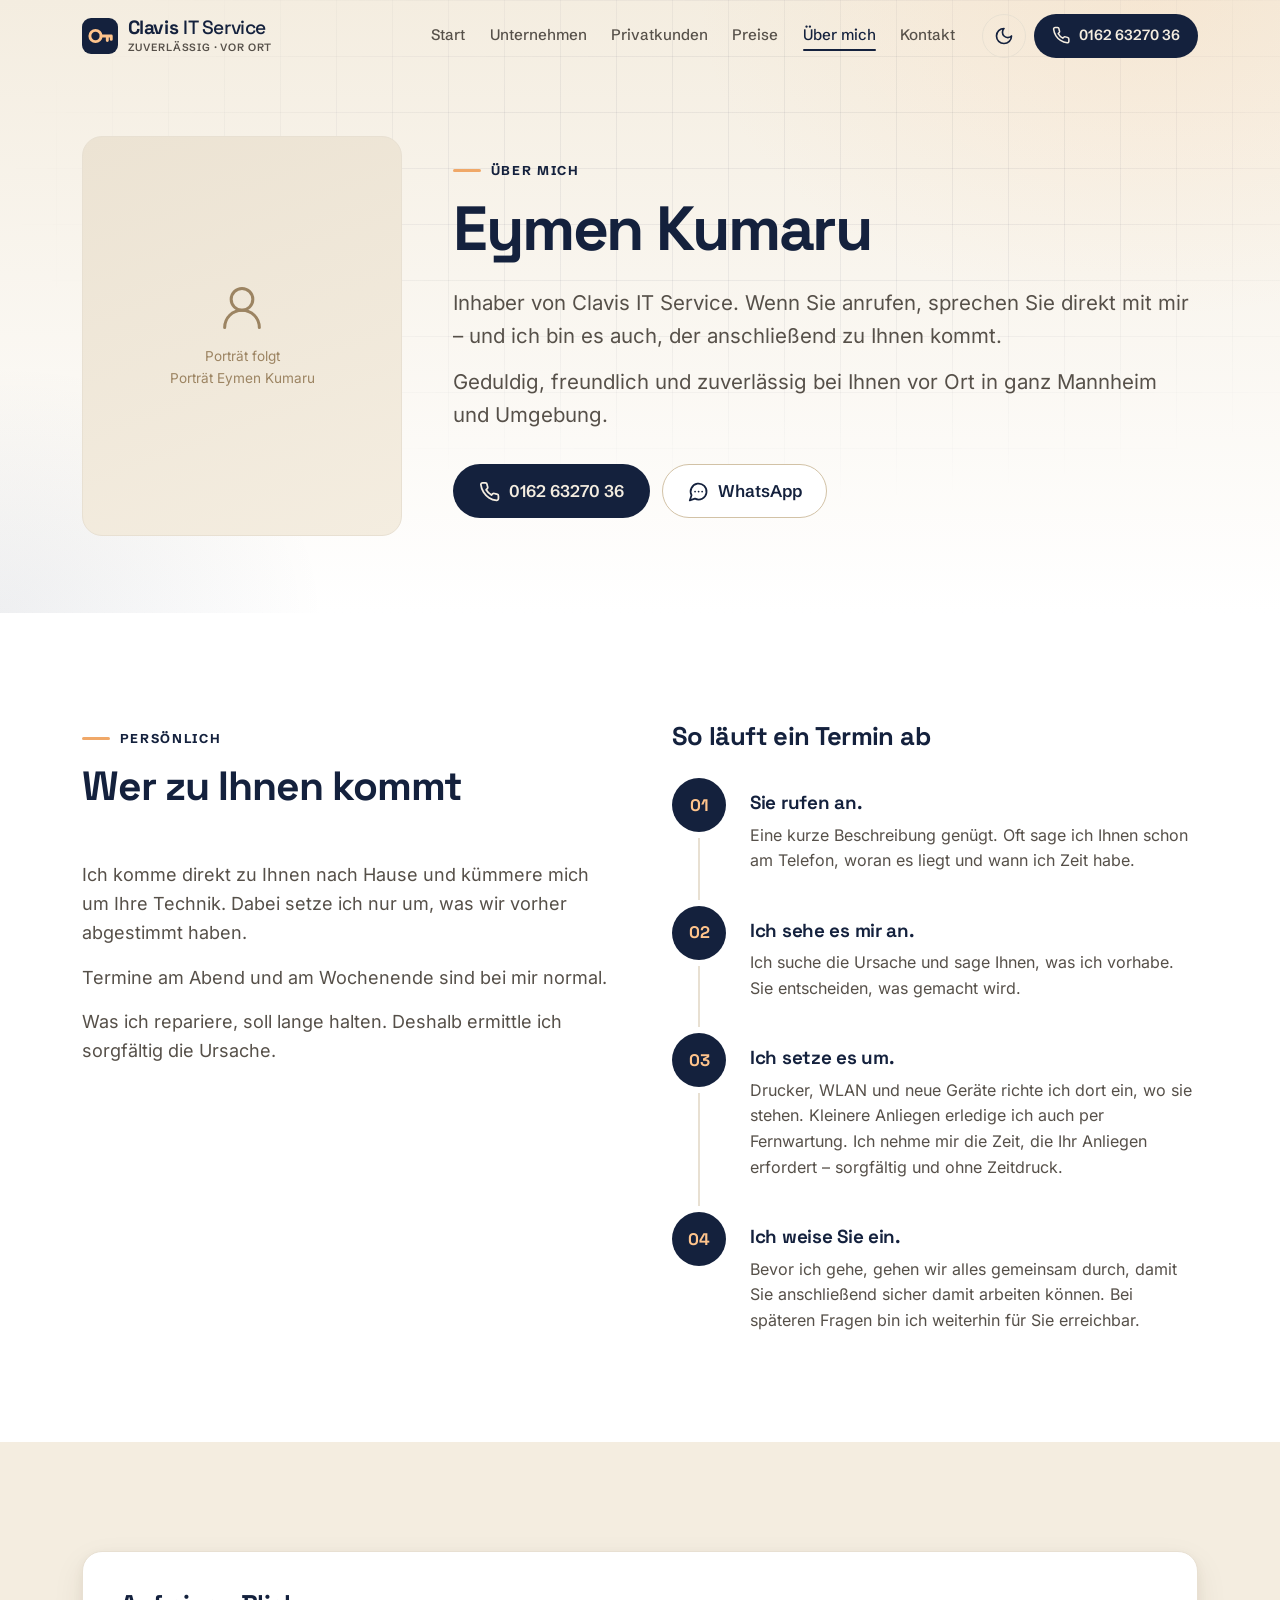
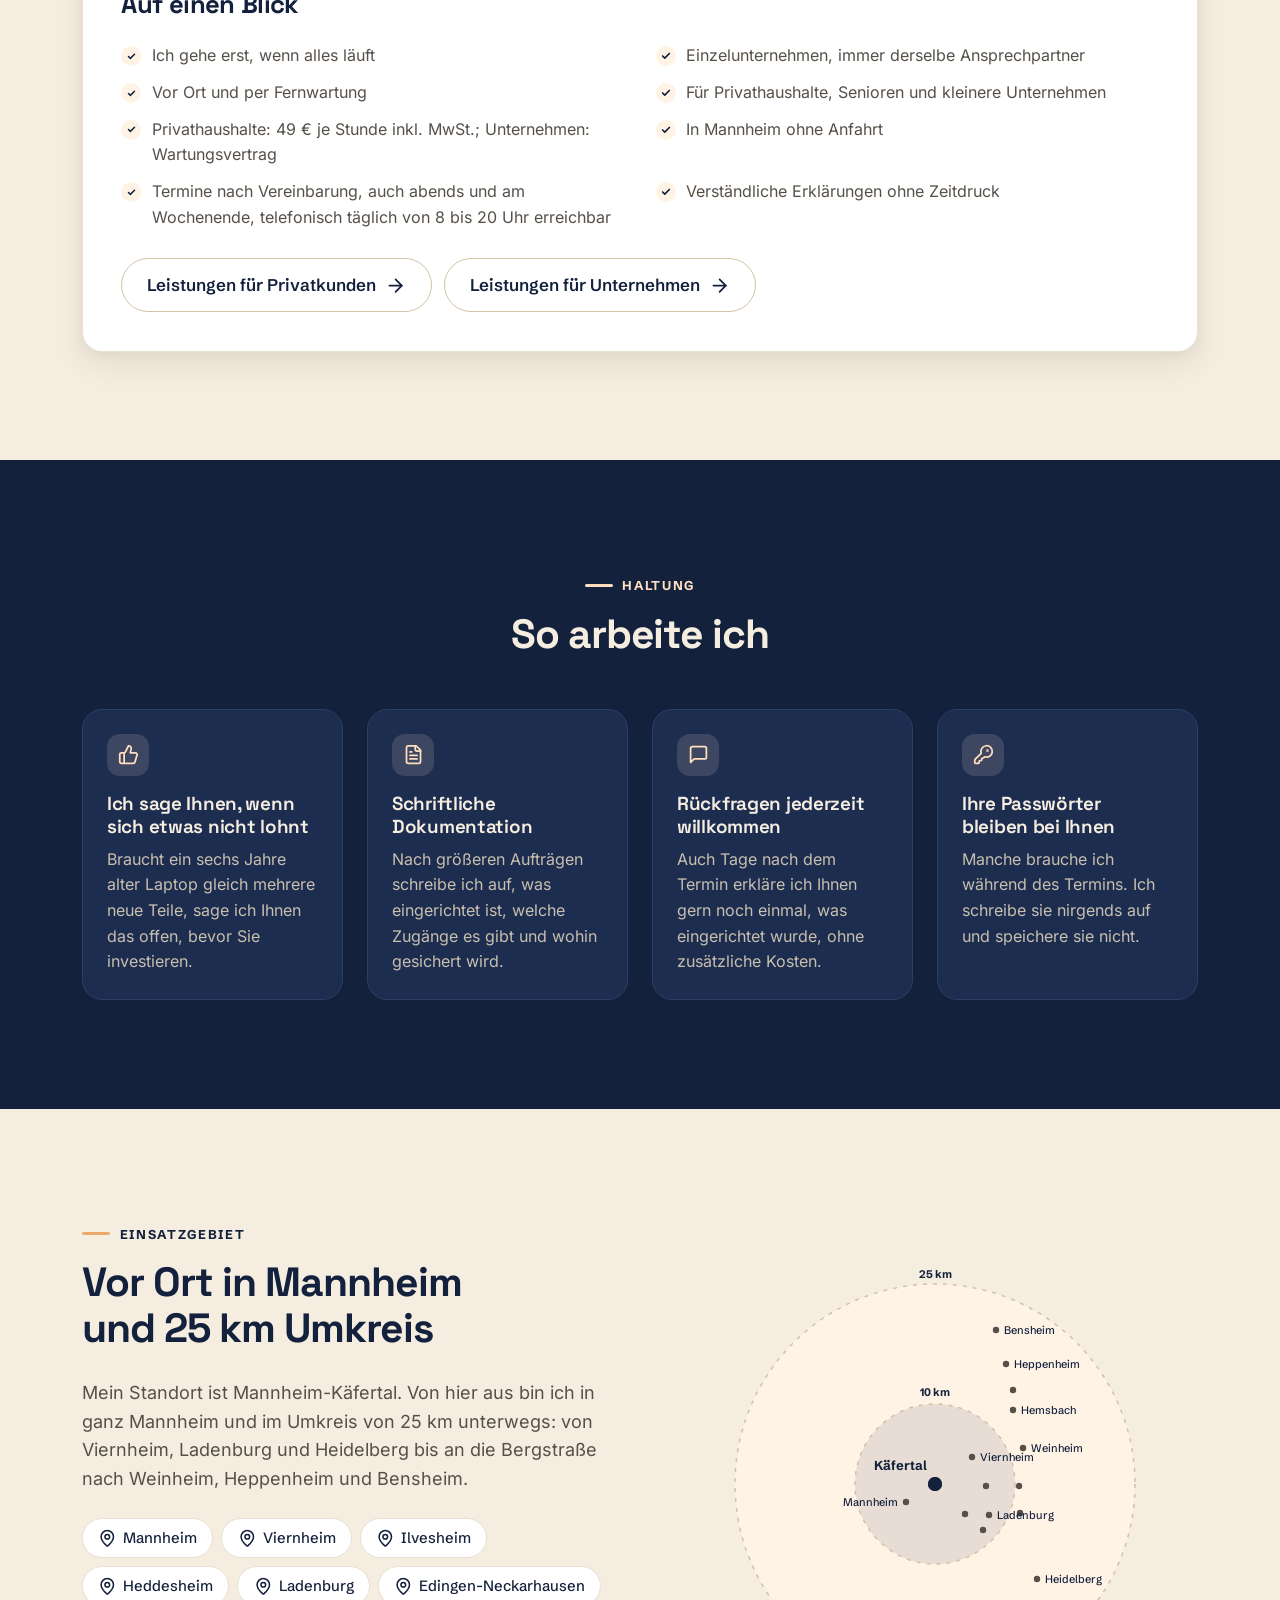
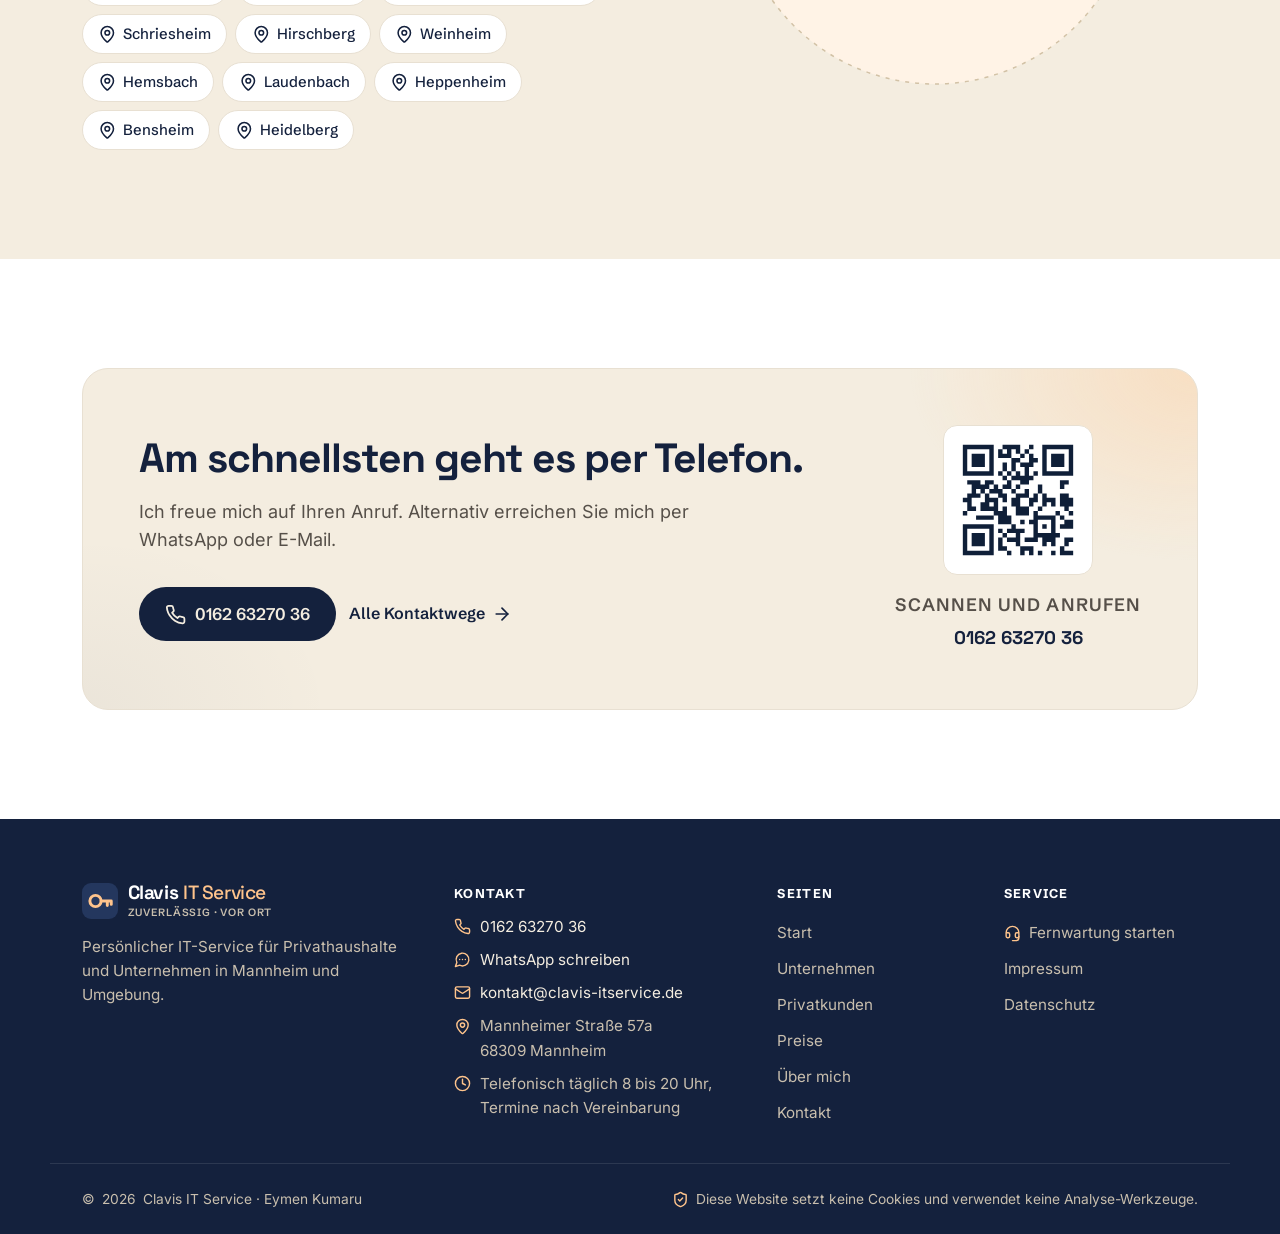
<file: ueber-mich.html>
<!doctype html>
<html lang="de">
<head>
  <meta charset="utf-8">
  <meta name="viewport" content="width=device-width, initial-scale=1, viewport-fit=cover">
  <title>Über mich: Eymen Kumaru | Clavis IT Service</title>
  <meta name="description" content="Eymen Kumaru, Inhaber von Clavis IT Service: persönliche IT-Unterstützung bei Computer, Smartphone und WLAN in Mannheim und Umgebung.">
  <link rel="canonical" href="https://clavis-itservice.de/ueber-mich.html">
  <meta name="theme-color" content="#FFFFFF" media="(prefers-color-scheme: light)">
  <meta name="theme-color" content="#14213D" media="(prefers-color-scheme: dark)">
  <meta property="og:type" content="website">
  <meta property="og:locale" content="de_DE">
  <meta property="og:site_name" content="Clavis IT Service">
  <meta property="og:title" content="Über mich: Eymen Kumaru | Clavis IT Service">
  <meta property="og:description" content="Eymen Kumaru, Inhaber von Clavis IT Service: persönliche IT-Unterstützung bei Computer, Smartphone und WLAN in Mannheim und Umgebung.">
  <meta property="og:url" content="https://clavis-itservice.de/ueber-mich.html">
  <link rel="icon" href="assets/img/favicon.svg" type="image/svg+xml">
  <link rel="preload" href="assets/fonts/inter-latin-wght.woff2" as="font" type="font/woff2" crossorigin>
  <link rel="preload" href="assets/fonts/space-grotesk-latin-wght.woff2" as="font" type="font/woff2" crossorigin>
  <script>(function(){try{var t=localStorage.getItem('clavis-theme');if(t==='dark'||t==='light')document.documentElement.setAttribute('data-theme',t);}catch(e){}})();</script>
  <link rel="stylesheet" href="assets/css/styles.css?v=10">
  <script src="assets/js/main.js?v=10" defer></script>
</head>
<body>
<a class="skip-link" href="#main">Zum Inhalt springen</a>
<header class="site-header" data-header>
  <div class="container header-inner">
    <a class="brand" href="index.html" aria-label="Clavis IT Service – zur Startseite">
      <svg class="brand-mark" viewBox="0 0 32 32" aria-hidden="true"><rect width="32" height="32" rx="8"/><circle cx="12" cy="16" r="5" fill="none" stroke="#FFC48C" stroke-width="2.6"/><path d="M17 16h9M22.5 16v4M26 16v3" fill="none" stroke="#FFC48C" stroke-width="2.6" stroke-linecap="round"/></svg>
      <span class="brand-text"><span class="brand-name">Clavis <span>IT Service</span></span><span class="brand-claim">Zuverlässig · Vor Ort</span></span>
    </a>
    <nav class="nav" id="site-nav" aria-label="Hauptnavigation" data-nav>
      <ul class="nav-list"><li><a href="index.html">Start</a></li><li><a href="geschaeftskunden.html">Unternehmen</a></li><li><a href="leistungen.html">Privatkunden</a></li><li><a href="preise.html">Preise</a></li><li><a href="ueber-mich.html" aria-current="page">Über mich</a></li><li><a href="kontakt.html">Kontakt</a></li></ul>
      <div class="nav-extra"><a class="btn btn-primary btn-lg" href="tel:+491626327036"><svg class="icon" aria-hidden="true"><use href="assets/img/icons.svg#i-phone"/></svg>Anrufen: 0162 63270 36</a><a class="btn btn-outline btn-lg" href="https://wa.me/491626327036" rel="noopener"><svg class="icon" aria-hidden="true"><use href="assets/img/icons.svg#i-chat"/></svg>WhatsApp schreiben</a></div>
    </nav>
    <div class="header-actions">
      <button class="icon-btn theme-toggle" type="button" data-theme-toggle aria-label="Dunkle Darstellung aktivieren">
        <svg class="icon i-moon" aria-hidden="true"><use href="assets/img/icons.svg#i-moon"/></svg><svg class="icon i-sun" aria-hidden="true"><use href="assets/img/icons.svg#i-sun"/></svg>
      </button>
      <a class="icon-btn header-phone-icon" href="tel:+491626327036" aria-label="Anrufen: 0162 63270 36"><svg class="icon" aria-hidden="true"><use href="assets/img/icons.svg#i-phone"/></svg></a>
      <a class="btn btn-primary btn-sm header-phone" href="tel:+491626327036"><svg class="icon" aria-hidden="true"><use href="assets/img/icons.svg#i-phone"/></svg>0162 63270 36</a>
      <button class="icon-btn nav-toggle" type="button" aria-controls="site-nav" aria-expanded="false" aria-label="Menü öffnen" data-nav-toggle>
        <svg class="icon i-open" aria-hidden="true"><use href="assets/img/icons.svg#i-menu"/></svg><svg class="icon i-close" aria-hidden="true"><use href="assets/img/icons.svg#i-x"/></svg>
      </button>
    </div>
  </div>
</header>
<main id="main">

  <section class="page-hero" aria-labelledby="hero-title">
    <div class="container person">
      <div class="portrait reveal">
      <!-- FOTO: hier <img src="assets/img/..." alt="Porträt Eymen Kumaru" width="..." height="..." loading="lazy"> einsetzen und .ph entfernen -->
      <div class="ph" aria-hidden="true"><svg class="icon" aria-hidden="true"><use href="assets/img/icons.svg#i-user"/></svg><span>Porträt folgt<br>Porträt Eymen Kumaru</span></div>
    </div>
      <div>
        <p class="eyebrow reveal">Über mich</p>
        <h1 id="hero-title" class="reveal">Eymen Kumaru</h1>
        <p class="hero-lead reveal">Inhaber von Clavis IT Service. Wenn Sie anrufen, sprechen Sie direkt mit mir – und ich bin es auch, der anschließend zu Ihnen kommt.</p>
        <p class="hero-lead reveal">Geduldig, freundlich und zuverlässig bei Ihnen vor Ort in ganz Mannheim und Umgebung.</p>
        <div class="btn-row reveal"><a class="btn btn-primary btn-lg" href="tel:+491626327036" aria-label="Anrufen: 0162 63270 36"><svg class="icon" aria-hidden="true"><use href="assets/img/icons.svg#i-phone"/></svg>0162 63270 36</a><a class="btn btn-outline btn-lg" href="https://wa.me/491626327036" rel="noopener"><svg class="icon" aria-hidden="true"><use href="assets/img/icons.svg#i-chat"/></svg>WhatsApp</a></div>
      </div>
    </div>
  </section>

  <section class="section" aria-labelledby="wer-title">
    <div class="container split">
      <div>
        <div class="section-head section-head-left"><p class="eyebrow reveal">Persönlich</p><h2 id="wer-title" class="reveal">Wer zu Ihnen kommt</h2></div>
        <div class="prose reveal">
          <p>Ich komme direkt zu Ihnen nach Hause und kümmere mich um Ihre Technik. Dabei setze ich nur um, was wir vorher abgestimmt haben.</p>
          <p>Termine am Abend und am Wochenende sind bei mir normal.</p>
          <p>Was ich repariere, soll lange halten. Deshalb ermittle ich sorgfältig die Ursache.</p>
        </div>
      </div>
      <div>
        <h2 class="reveal" style="font-size:1.6rem;margin-bottom:1.75rem">So läuft ein Termin ab</h2>
        <ol class="steps-v">
<li class="reveal"><span class="step-num" aria-hidden="true">01</span><div><h3>Sie rufen an.</h3><p>Eine kurze Beschreibung genügt. Oft sage ich Ihnen schon am Telefon, woran es liegt und wann ich Zeit habe.</p></div></li>
<li class="reveal"><span class="step-num" aria-hidden="true">02</span><div><h3>Ich sehe es mir an.</h3><p>Ich suche die Ursache und sage Ihnen, was ich vorhabe. Sie entscheiden, was gemacht wird.</p></div></li>
<li class="reveal"><span class="step-num" aria-hidden="true">03</span><div><h3>Ich setze es um.</h3><p>Drucker, WLAN und neue Geräte richte ich dort ein, wo sie stehen. Kleinere Anliegen erledige ich auch per Fernwartung. Ich nehme mir die Zeit, die Ihr Anliegen erfordert – sorgfältig und ohne Zeitdruck.</p></div></li>
<li class="reveal"><span class="step-num" aria-hidden="true">04</span><div><h3>Ich weise Sie ein.</h3><p>Bevor ich gehe, gehen wir alles gemeinsam durch, damit Sie anschließend sicher damit arbeiten können. Bei späteren Fragen bin ich weiterhin für Sie erreichbar.</p></div></li>
</ol>
      </div>
    </div>
  </section>

  <section class="section section-alt" aria-labelledby="blick-title">
    <div class="container">
      <div class="price-card reveal">
        <h2 id="blick-title" style="font-size:1.6rem;margin-bottom:1.5rem">Auf einen Blick</h2>
        <ul class="checklist checklist-2"><li>Ich gehe erst, wenn alles läuft</li><li>Einzelunternehmen, immer derselbe Ansprechpartner</li><li>Vor Ort und per Fernwartung</li><li>Für Privathaushalte, Senioren und kleinere Unternehmen</li><li>Privathaushalte: 49 € je Stunde inkl. MwSt.; Unternehmen: Wartungsvertrag</li><li>In Mannheim ohne Anfahrt</li><li>Termine nach Vereinbarung, auch abends und am Wochenende, telefonisch täglich von 8 bis 20 Uhr erreichbar</li><li>Verständliche Erklärungen ohne Zeitdruck</li></ul>
        <div class="btn-row" style="margin-top:1.75rem"><a class="btn btn-outline btn-lg" href="leistungen.html">Leistungen für Privatkunden<svg class="icon icon-arrow" aria-hidden="true"><use href="assets/img/icons.svg#i-arrow"/></svg></a><a class="btn btn-outline btn-lg" href="geschaeftskunden.html">Leistungen für Unternehmen<svg class="icon icon-arrow" aria-hidden="true"><use href="assets/img/icons.svg#i-arrow"/></svg></a></div>
      </div>
    </div>
  </section>

  <section class="section section-navy" aria-labelledby="arbeit-title">
    <div class="container">
      <div class="section-head"><p class="eyebrow reveal">Haltung</p><h2 id="arbeit-title" class="reveal">So arbeite ich</h2></div>
      <div class="grid-4">
<article class="card card-compact card-hover reveal">
          <span class="card-icon"><svg class="icon" aria-hidden="true"><use href="assets/img/icons.svg#i-thumbs"/></svg></span>
          <h3>Ich sage Ihnen, wenn sich etwas nicht lohnt</h3>
          <p>Braucht ein sechs Jahre alter Laptop gleich mehrere neue Teile, sage ich Ihnen das offen, bevor Sie investieren.</p>
        </article>
<article class="card card-compact card-hover reveal">
          <span class="card-icon"><svg class="icon" aria-hidden="true"><use href="assets/img/icons.svg#i-file"/></svg></span>
          <h3>Schriftliche Dokumentation</h3>
          <p>Nach größeren Aufträgen schreibe ich auf, was eingerichtet ist, welche Zugänge es gibt und wohin gesichert wird.</p>
        </article>
<article class="card card-compact card-hover reveal">
          <span class="card-icon"><svg class="icon" aria-hidden="true"><use href="assets/img/icons.svg#i-message"/></svg></span>
          <h3>Rückfragen jederzeit willkommen</h3>
          <p>Auch Tage nach dem Termin erkläre ich Ihnen gern noch einmal, was eingerichtet wurde, ohne zusätzliche Kosten.</p>
        </article>
<article class="card card-compact card-hover reveal">
          <span class="card-icon"><svg class="icon" aria-hidden="true"><use href="assets/img/icons.svg#i-key"/></svg></span>
          <h3>Ihre Passwörter bleiben bei Ihnen</h3>
          <p>Manche brauche ich während des Termins. Ich schreibe sie nirgends auf und speichere sie nicht.</p>
        </article>
</div>
    </div>
  </section>

  <section class="section section-alt" aria-labelledby="gebiet-title">
    <div class="container area">
      <div>
        <div class="section-head section-head-left"><p class="eyebrow reveal">Einsatzgebiet</p><h2 id="gebiet-title" class="reveal">Vor Ort in Mannheim und 25 km Umkreis</h2></div>
        <p class="section-lead reveal" style="margin-top:-1.5rem">Mein Standort ist Mannheim-Käfertal. Von hier aus bin ich in ganz Mannheim und im Umkreis von 25 km unterwegs: von Viernheim, Ladenburg und Heidelberg bis an die Bergstraße nach Weinheim, Heppenheim und Bensheim.</p>
        <ul class="chips reveal" aria-label="Orte im Einsatzgebiet"><li class="chip"><svg class="icon" aria-hidden="true"><use href="assets/img/icons.svg#i-pin"/></svg>Mannheim</li><li class="chip"><svg class="icon" aria-hidden="true"><use href="assets/img/icons.svg#i-pin"/></svg>Viernheim</li><li class="chip"><svg class="icon" aria-hidden="true"><use href="assets/img/icons.svg#i-pin"/></svg>Ilvesheim</li><li class="chip"><svg class="icon" aria-hidden="true"><use href="assets/img/icons.svg#i-pin"/></svg>Heddesheim</li><li class="chip"><svg class="icon" aria-hidden="true"><use href="assets/img/icons.svg#i-pin"/></svg>Ladenburg</li><li class="chip"><svg class="icon" aria-hidden="true"><use href="assets/img/icons.svg#i-pin"/></svg>Edingen-Neckarhausen</li><li class="chip"><svg class="icon" aria-hidden="true"><use href="assets/img/icons.svg#i-pin"/></svg>Schriesheim</li><li class="chip"><svg class="icon" aria-hidden="true"><use href="assets/img/icons.svg#i-pin"/></svg>Hirschberg</li><li class="chip"><svg class="icon" aria-hidden="true"><use href="assets/img/icons.svg#i-pin"/></svg>Weinheim</li><li class="chip"><svg class="icon" aria-hidden="true"><use href="assets/img/icons.svg#i-pin"/></svg>Hemsbach</li><li class="chip"><svg class="icon" aria-hidden="true"><use href="assets/img/icons.svg#i-pin"/></svg>Laudenbach</li><li class="chip"><svg class="icon" aria-hidden="true"><use href="assets/img/icons.svg#i-pin"/></svg>Heppenheim</li><li class="chip"><svg class="icon" aria-hidden="true"><use href="assets/img/icons.svg#i-pin"/></svg>Bensheim</li><li class="chip"><svg class="icon" aria-hidden="true"><use href="assets/img/icons.svg#i-pin"/></svg>Heidelberg</li></ul>
      </div>
      <figure class="radius reveal" role="img" aria-label="Einsatzgebiet: von Mannheim-Käfertal aus bis 10 und bis 25 Kilometer Umkreis, von Viernheim und Ladenburg über Heidelberg bis Weinheim, Heppenheim und Bensheim.">
      <svg viewBox="0 0 440 440" aria-hidden="true">
        <circle class="zone-25" cx="220" cy="220" r="200"/>
        <circle class="ring" cx="220" cy="220" r="200"/>
        <circle class="zone-10" cx="220" cy="220" r="80"/>
        <circle class="ring" cx="220" cy="220" r="80"/>
        <text class="km" x="220" y="132" text-anchor="middle">10 km</text>
        <text class="km" x="220" y="14" text-anchor="middle">25 km</text>
        <circle class="dot" cx="191" cy="238" r="3.2"/><circle class="dot" cx="257" cy="193" r="3.2"/><circle class="dot" cx="250" cy="250" r="3.2"/><circle class="dot" cx="271" cy="222" r="3.2"/><circle class="dot" cx="274" cy="251" r="3.2"/><circle class="dot" cx="268" cy="266" r="3.2"/><circle class="dot" cx="305" cy="249" r="3.2"/><circle class="dot" cx="304" cy="222" r="3.2"/><circle class="dot" cx="308" cy="184" r="3.2"/><circle class="dot" cx="298" cy="146" r="3.2"/><circle class="dot" cx="298" cy="126" r="3.2"/><circle class="dot" cx="291" cy="100" r="3.2"/><circle class="dot" cx="281" cy="66" r="3.2"/><circle class="dot" cx="322" cy="315" r="3.2"/>
        <text x="183" y="242" text-anchor="end">Mannheim</text><text x="265" y="197" text-anchor="start">Viernheim</text><text x="282" y="255" text-anchor="start">Ladenburg</text><text x="316" y="188" text-anchor="start">Weinheim</text><text x="306" y="150" text-anchor="start">Hemsbach</text><text x="299" y="104" text-anchor="start">Heppenheim</text><text x="289" y="70" text-anchor="start">Bensheim</text><text x="330" y="319" text-anchor="start">Heidelberg</text>
        <circle class="pulse" cx="220" cy="220" r="7"/>
        <circle class="center" cx="220" cy="220" r="7"/>
        <text class="center-label" x="212" y="206" text-anchor="end">Käfertal</text>
      </svg>
    </figure>
    </div>
  </section>

  <section class="cta-band" aria-labelledby="cta-title">
    <div class="container">
      <div class="cta-box reveal">
        <div>
          <h2 id="cta-title">Am schnellsten geht es per Telefon.</h2>
          <p>Ich freue mich auf Ihren Anruf. Alternativ erreichen Sie mich per WhatsApp oder E-Mail.</p>
          <div class="btn-row"><a class="btn btn-primary btn-lg" href="tel:+491626327036" aria-label="Anrufen: 0162 63270 36"><svg class="icon" aria-hidden="true"><use href="assets/img/icons.svg#i-phone"/></svg>0162 63270 36</a><a class="btn-link" href="kontakt.html">Alle Kontaktwege<svg class="icon icon-arrow" aria-hidden="true"><use href="assets/img/icons.svg#i-arrow"/></svg></a></div>
          
        </div>
        <div class="cta-qr">
          <div class="qr"><img src="assets/img/qr-anrufen.svg" width="130" height="130" alt="QR-Code: anrufen unter 0162 63270 36" loading="lazy"></div>
          <p class="qr-label">Scannen und anrufen</p>
          <a class="qr-phone" href="tel:+491626327036">0162 63270 36</a>
        </div>
      </div>
    </div>
  </section>

</main>
<footer class="site-footer">
  <div class="container footer-grid">
    <div>
      <a class="brand" href="index.html" aria-label="Clavis IT Service – zur Startseite">
        <svg class="brand-mark" viewBox="0 0 32 32" aria-hidden="true"><rect width="32" height="32" rx="8"/><circle cx="12" cy="16" r="5" fill="none" stroke="#FFC48C" stroke-width="2.6"/><path d="M17 16h9M22.5 16v4M26 16v3" fill="none" stroke="#FFC48C" stroke-width="2.6" stroke-linecap="round"/></svg>
      <span class="brand-text"><span class="brand-name">Clavis <span>IT Service</span></span><span class="brand-claim">Zuverlässig · Vor Ort</span></span>
      </a>
      <p>Persönlicher IT-Service für Privathaushalte und Unternehmen in Mannheim und Umgebung.</p>
    </div>
    <div>
      <p class="footer-title">Kontakt</p>
      <ul class="footer-contact">
        <li><svg class="icon" aria-hidden="true"><use href="assets/img/icons.svg#i-phone"/></svg><a href="tel:+491626327036">0162 63270 36</a></li>
        <li><svg class="icon" aria-hidden="true"><use href="assets/img/icons.svg#i-chat"/></svg><a href="https://wa.me/491626327036" rel="noopener">WhatsApp schreiben</a></li>
        <li><svg class="icon" aria-hidden="true"><use href="assets/img/icons.svg#i-mail"/></svg><a href="mailto:kontakt@clavis-itservice.de">kontakt@clavis-itservice.de</a></li>
        <li><svg class="icon" aria-hidden="true"><use href="assets/img/icons.svg#i-pin"/></svg><span>Mannheimer Straße 57a<br>68309 Mannheim</span></li>
        <li><svg class="icon" aria-hidden="true"><use href="assets/img/icons.svg#i-clock"/></svg><span>Telefonisch täglich 8 bis 20 Uhr,<br>Termine nach Vereinbarung</span></li>
      </ul>
    </div>
    <nav aria-label="Seiten">
      <p class="footer-title">Seiten</p>
      <ul class="footer-links"><li><a href="index.html">Start</a></li><li><a href="geschaeftskunden.html">Unternehmen</a></li><li><a href="leistungen.html">Privatkunden</a></li><li><a href="preise.html">Preise</a></li><li><a href="ueber-mich.html">Über mich</a></li><li><a href="kontakt.html">Kontakt</a></li></ul>
    </nav>
    <nav aria-label="Service und Rechtliches">
      <p class="footer-title">Service</p>
      <ul class="footer-links">
        <li><a href="fernwartung.html"><svg class="icon" aria-hidden="true"><use href="assets/img/icons.svg#i-headset"/></svg>Fernwartung starten</a></li>
        <li><a href="impressum.html">Impressum</a></li>
        <li><a href="datenschutz.html">Datenschutz</a></li>
      </ul>
    </nav>
  </div>
  <div class="container footer-bottom">
    <span>© <span data-year>2026</span> Clavis IT Service · Eymen Kumaru</span>
    <span><svg class="icon" aria-hidden="true"><use href="assets/img/icons.svg#i-shield"/></svg>Diese Website setzt keine Cookies und verwendet keine Analyse-Werkzeuge.</span>
  </div>
</footer>
<div class="call-bar" data-call-bar><a class="btn btn-primary btn-lg" href="tel:+491626327036"><svg class="icon" aria-hidden="true"><use href="assets/img/icons.svg#i-phone"/></svg>Anrufen</a><a class="btn btn-outline btn-lg" href="https://wa.me/491626327036" rel="noopener"><svg class="icon" aria-hidden="true"><use href="assets/img/icons.svg#i-chat"/></svg>WhatsApp</a></div>
</body>
</html>
</file>
<file: assets/css/styles.css>
/* ==========================================================================
   Clavis IT Service – Stylesheet
   Creme & Sand · Navy · Petrol · Hell/Dunkel · lokale Schriften
   ========================================================================== */

/* ---------- Schriften (lokal, SIL OFL 1.1) ---------- */
@font-face {
  font-family: "Inter";
  src: url("../fonts/inter-latin-wght.woff2") format("woff2");
  font-weight: 100 900; font-style: normal; font-display: swap;
}
@font-face {
  font-family: "Space Grotesk";
  src: url("../fonts/space-grotesk-latin-wght.woff2") format("woff2");
  font-weight: 300 700; font-style: normal; font-display: swap;
}
@font-face {
  font-family: "Schibsted Grotesk";
  src: url("../fonts/schibsted-grotesk-latin-wght.woff2") format("woff2");
  font-weight: 400 900; font-style: normal; font-display: swap;
}

/* ---------- Tokens: Hell ---------- */
:root {
  color-scheme: light;

  /* Markenfarben */
  --navy: #14213d;
  --cream: #f4ede0;
  --coral: #ffc48c;             /* Aprikose: Buttons, Hinweisband, Boxen (Name bleibt aus Kompatibilität) */

  /* Abstufungen */
  --cream-soft: #fbf7f0;
  --sand-100: #ece3d3;
  --sand-200: #e2d6c1;
  --sand-300: #d2c2a6;
  --sand-500: #9c8462;
  --navy-950: #0e182d;
  --navy-900: var(--navy);
  --navy-800: #1c2d50;
  --navy-700: #24375e;
  --peach: #ffdfbf;             /* helle Akzentfarbe: Linien, Markierungen, Flächen */
  --peach-soft: #fff3e6;
  --coral-hover: #ffd3a8;
  --on-navy: #f4ede0;
  --on-navy-muted: #c9bfae;

  /* Semantik */
  --bg: #ffffff;                 /* Seitenhintergrund weiß */
  --bg-alt: var(--cream);        /* abwechselnde Abschnitte in Cream */
  --surface: #ffffff;
  --surface-2: #ffffff;
  --text: var(--navy);
  --text-muted: #565049;
  --border: #e8e0d2;
  --border-strong: var(--sand-300);
  --accent: var(--navy);
  --accent-soft: var(--peach-soft);
  --accent-deco: #f0a868;       /* kräftiges Aprikose für Linien, Marker, Unterstreichungen */
  --mark: #f0a868;
  --btn-bg: var(--navy);         /* Hauptbutton Navy, Aprikose bleibt Akzent */
  --btn-fg: var(--cream);
  --btn-hover: var(--navy-700);
  --btn-shadow: rgba(20, 33, 61, .25);
  --header-bg: rgba(255, 255, 255, .9);
  --hero-a: var(--cream);
  --hero-b: #ffffff;
  --glow: rgba(255, 196, 140, .16);
  --grid-line: rgba(20, 33, 61, .06);
  --media-a: var(--sand-100);
  --media-b: var(--cream);
  --footer-bg: var(--navy);
  --warn-bg: var(--peach-soft);   /* Hinweise in der Markenpalette statt Gelb */
  --warn-border: var(--coral);
  --warn-text: var(--navy);
  --warn-icon: var(--navy);
  --ok: var(--accent-deco);       /* Status-Punkt in Aprikose statt Grün */
  --shadow-sm: 0 1px 2px rgba(60, 45, 25, .05), 0 1px 3px rgba(60, 45, 25, .06);
  --shadow-md: 0 4px 12px rgba(60, 45, 25, .05), 0 12px 32px rgba(60, 45, 25, .08);
  --shadow-lg: 0 24px 56px rgba(60, 45, 25, .12);

  /* Typografie */
  --font: "Inter", "Segoe UI", system-ui, -apple-system, sans-serif;
  --font-display: "Space Grotesk", "Segoe UI", system-ui, sans-serif;
  --font-ui: "Schibsted Grotesk", "Segoe UI", system-ui, sans-serif;
  --fs-md: 1.125rem;
  --fs-lg: clamp(1.1rem, 1rem + .45vw, 1.275rem);
  --fs-h3: 1.18rem;
  --fs-h2: clamp(1.75rem, 1.3rem + 1.9vw, 2.55rem);
  --fs-h1: clamp(2.25rem, 1.45rem + 3.6vw, 3.9rem);

  /* Abstände (8er-Raster) */
  --s-1: .25rem; --s-2: .5rem; --s-3: .75rem; --s-4: 1rem; --s-5: 1.5rem;
  --s-6: 2rem; --s-7: 3rem; --s-8: 4rem; --s-9: 6rem;
  --section-y: clamp(4rem, 2.8rem + 5vw, 7rem);

  /* Formen */
  --r-sm: 8px; --r-md: 14px; --r-lg: 20px; --r-pill: 999px;

  /* Bewegung */
  --ease-out: cubic-bezier(.16, 1, .3, 1);
  --t-fast: 160ms;
  --t-med: 260ms;
  --t-slow: 700ms;

  /* Ebenen */
  --z-header: 100;
  --z-skip: 1000;

  --header-h: 72px;
  --container: 1180px;
}

/* ---------- Tokens: Dunkel (Schalter oder Systemeinstellung) ---------- */
:root[data-theme="dark"] {
  color-scheme: dark;
  --bg: var(--navy); --bg-alt: #182847; --surface: #1c2d50; --surface-2: #22365e;
  --text: var(--cream); --text-muted: #c2b9aa; --border: #2b3e66; --border-strong: #3c527f;
  --accent: var(--peach); --accent-soft: rgba(255, 223, 191, .14); --accent-deco: var(--peach); --mark: rgba(255, 223, 191, .32);
  --btn-bg: var(--coral); --btn-fg: var(--navy); --btn-hover: var(--coral-hover); --btn-shadow: rgba(255, 196, 140, .3);
  --header-bg: rgba(20, 33, 61, .86);
  --hero-a: #1a2a4a; --hero-b: var(--navy); --glow: rgba(255, 196, 140, .12); --grid-line: rgba(255, 255, 255, .04);
  --media-a: #22365e; --media-b: #1c2d50; --footer-bg: var(--navy-950);
  --warn-bg: rgba(255, 196, 140, .08); --warn-border: rgba(255, 196, 140, .4); --warn-text: var(--cream); --warn-icon: var(--coral);
  --ok: var(--coral);
  --shadow-sm: 0 1px 2px rgba(0, 0, 0, .3); --shadow-md: 0 8px 24px rgba(0, 0, 0, .3); --shadow-lg: 0 24px 56px rgba(0, 0, 0, .45);
}
@media (prefers-color-scheme: dark) {
  :root:not([data-theme="light"]) {
    color-scheme: dark;
    --bg: var(--navy); --bg-alt: #182847; --surface: #1c2d50; --surface-2: #22365e;
    --text: var(--cream); --text-muted: #c2b9aa; --border: #2b3e66; --border-strong: #3c527f;
    --accent: var(--peach); --accent-soft: rgba(255, 223, 191, .14); --accent-deco: var(--peach); --mark: rgba(255, 223, 191, .32);
    --btn-bg: var(--coral); --btn-fg: var(--navy); --btn-hover: var(--coral-hover); --btn-shadow: rgba(255, 196, 140, .3);
    --header-bg: rgba(20, 33, 61, .86);
    --hero-a: #1a2a4a; --hero-b: var(--navy); --glow: rgba(255, 196, 140, .12); --grid-line: rgba(255, 255, 255, .04);
    --media-a: #22365e; --media-b: #1c2d50; --footer-bg: var(--navy-950);
    --warn-bg: rgba(255, 196, 140, .08); --warn-border: rgba(255, 196, 140, .4); --warn-text: var(--cream); --warn-icon: var(--coral);
    --ok: var(--coral);
    --shadow-sm: 0 1px 2px rgba(0, 0, 0, .3); --shadow-md: 0 8px 24px rgba(0, 0, 0, .3); --shadow-lg: 0 24px 56px rgba(0, 0, 0, .45);
  }
}

/* ---------- Basis ---------- */
*, *::before, *::after { box-sizing: border-box; }
html { -webkit-text-size-adjust: 100%; scroll-behavior: smooth; scroll-padding-top: calc(var(--header-h) + 16px); }
body {
  margin: 0; font-family: var(--font); font-size: 1rem; line-height: 1.6;
  color: var(--text); background: var(--bg);
  -webkit-font-smoothing: antialiased; overflow-x: hidden;
  transition: background-color var(--t-med) ease, color var(--t-med) ease;
}
img, svg { display: block; max-width: 100%; }
[hidden] { display: none !important; }
h1, h2, h3 { font-family: var(--font-display); line-height: 1.12; letter-spacing: -.025em; margin: 0; text-wrap: balance; font-weight: 700; }
h2 { font-size: var(--fs-h2); }
h3 { font-size: var(--fs-h3); font-weight: 650; letter-spacing: -.015em; line-height: 1.25; }
p { margin: 0; }
a { color: var(--accent); text-underline-offset: .22em; text-decoration-color: var(--accent-deco); text-decoration-thickness: 2px; }
a:hover { text-decoration-color: currentColor; }
ul, ol { margin: 0; padding: 0; }
button, input { font: inherit; color: inherit; }
strong { font-weight: 650; }
:focus-visible { outline: 3px solid var(--accent); outline-offset: 3px; border-radius: 4px; }

.container { width: 100%; max-width: var(--container); margin-inline: auto; padding-inline: clamp(1rem, 4vw, 2rem); }
.icon { width: 1.25em; height: 1.25em; flex: none; fill: none; stroke: currentColor; stroke-width: 2; stroke-linecap: round; stroke-linejoin: round; }
.skip-link { position: absolute; left: 1rem; top: -100px; z-index: var(--z-skip); padding: .75rem 1rem; background: var(--btn-bg); color: var(--btn-fg); font-weight: 600; border-radius: var(--r-sm); text-decoration: none; }
.skip-link:focus { top: 1rem; }
.nowrap { white-space: nowrap; }
.prose p { color: var(--text-muted); font-size: var(--fs-md); }
.prose p + p { margin-top: var(--s-4); }

/* ---------- Buttons ---------- */
.btn {
  --b-bg: transparent; --b-fg: inherit; --b-bd: transparent;
  display: inline-flex; align-items: center; justify-content: center; gap: .55rem;
  min-height: 48px; padding: .75rem 1.3rem;
  font-family: var(--font-ui); font-weight: 600; font-size: 1rem; line-height: 1.2;
  color: var(--b-fg); background: var(--b-bg); border: 1.5px solid var(--b-bd); border-radius: var(--r-pill);
  text-decoration: none; cursor: pointer; touch-action: manipulation;
  transition: background-color var(--t-fast) ease, border-color var(--t-fast) ease, color var(--t-fast) ease,
              transform var(--t-fast) var(--ease-out), box-shadow var(--t-med) ease;
}
.btn:active { transform: scale(.97); }
.icon-arrow { transition: transform var(--t-med) var(--ease-out); }
.btn:hover .icon-arrow, .btn-link:hover .icon-arrow { transform: translateX(3px); }
.btn-primary { --b-bg: var(--btn-bg); --b-fg: var(--btn-fg); }
.btn-primary:hover { --b-bg: var(--btn-hover); box-shadow: 0 8px 22px var(--btn-shadow, rgba(255, 196, 140, .35)); }
.btn-outline { --b-fg: var(--text); --b-bd: var(--border-strong); --b-bg: var(--surface); }
.btn-outline:hover { --b-bd: var(--text); }
.btn-link {
  display: inline-flex; align-items: center; gap: .4rem; min-height: 44px; padding: .5rem .1rem;
  color: var(--accent); font-family: var(--font-ui); font-weight: 600; text-decoration: none; border-radius: 4px;
}
.btn-link:hover { text-decoration: underline; }
.btn-sm { min-height: 44px; padding: .5rem 1.05rem; font-size: .92rem; }
.btn-lg { min-height: 54px; padding: .9rem 1.55rem; font-size: 1.06rem; }
.btn-row { display: flex; flex-wrap: wrap; align-items: center; gap: var(--s-3); }
@media (max-width: 520px) { .btn-row > .btn { width: 100%; } }

/* ---------- Header ---------- */
.site-header {
  position: fixed; inset: 0 0 auto; z-index: var(--z-header); height: var(--header-h);
  color: var(--text); border-bottom: 1px solid transparent;
  transition: background-color var(--t-med) ease, border-color var(--t-med) ease, box-shadow var(--t-med) ease;
}
.site-header.is-scrolled {
  background: var(--header-bg);
  -webkit-backdrop-filter: saturate(180%) blur(14px); backdrop-filter: saturate(180%) blur(14px);
  border-bottom-color: var(--border); box-shadow: 0 4px 20px rgba(15, 31, 56, .05);
}
.header-inner { height: 100%; display: flex; align-items: center; gap: var(--s-4); }
.brand { display: inline-flex; align-items: center; gap: .6rem; color: inherit; text-decoration: none; margin-right: auto; }
.brand-mark { width: 36px; height: 36px; }
.brand-mark rect { fill: var(--navy-900); }
.brand-text { display: grid; line-height: 1.05; }
.brand-name { font-family: var(--font-display); font-weight: 700; font-size: 1.2rem; letter-spacing: -.02em; }
.brand-name span { color: var(--accent); font-weight: 500; }
.brand-claim { margin-top: 3px; font-family: var(--font-ui); font-size: .66rem; font-weight: 600; letter-spacing: .08em; text-transform: uppercase; color: var(--text-muted); }

.nav-list { list-style: none; display: flex; align-items: center; gap: 2px; }
.nav-list a {
  position: relative; display: inline-flex; align-items: center; min-height: 44px; padding: 0 .7rem;
  font-family: var(--font-ui); font-weight: 500; font-size: .95rem; color: var(--text-muted);
  text-decoration: none; border-radius: var(--r-sm); transition: color var(--t-fast) ease;
}
.nav-list a::after {
  content: ""; position: absolute; left: .7rem; right: .7rem; bottom: 7px; height: 2px; border-radius: 2px;
  background: var(--accent); transform: scaleX(0); transform-origin: left; transition: transform var(--t-med) var(--ease-out);
}
.nav-list a:hover, .nav-list a[aria-current="page"] { color: var(--text); }
.nav-list a:hover::after, .nav-list a[aria-current="page"]::after { transform: scaleX(1); }
.nav-extra { display: none; }

.header-actions { display: flex; align-items: center; gap: var(--s-2); }
.icon-btn {
  display: inline-grid; place-items: center; width: 44px; height: 44px; padding: 0;
  background: transparent; border: 1px solid var(--border); border-radius: var(--r-pill);
  color: var(--text); cursor: pointer; transition: background-color var(--t-fast) ease, border-color var(--t-fast) ease;
}
.icon-btn:hover { background: var(--surface); border-color: var(--border-strong); }
.icon-btn .icon { width: 20px; height: 20px; }
.theme-toggle .i-sun { display: none; }
:root[data-theme="dark"] .theme-toggle .i-sun { display: block; }
:root[data-theme="dark"] .theme-toggle .i-moon { display: none; }
@media (prefers-color-scheme: dark) {
  :root:not([data-theme="light"]) .theme-toggle .i-sun { display: block; }
  :root:not([data-theme="light"]) .theme-toggle .i-moon { display: none; }
}
.nav-toggle { display: none; }
.nav-toggle .i-close { display: none; }
.nav-toggle[aria-expanded="true"] .i-open { display: none; }
.nav-toggle[aria-expanded="true"] .i-close { display: block; }

@media (max-width: 1120px) { .header-phone { display: none; } }
@media (max-width: 960px) {
  .nav-toggle { display: inline-grid; }
  .nav {
    position: fixed; inset: var(--header-h) 0 auto 0;
    background: var(--bg); border-bottom: 1px solid var(--border); box-shadow: var(--shadow-md);
    padding: var(--s-3) clamp(1rem, 4vw, 2rem) var(--s-6);
    max-height: calc(100dvh - var(--header-h)); overflow-y: auto;
    opacity: 0; visibility: hidden; transform: translateY(-8px);
    transition: opacity var(--t-med) ease, transform var(--t-med) var(--ease-out), visibility 0s linear var(--t-med);
  }
  .nav.is-open { opacity: 1; visibility: visible; transform: none; transition-delay: 0s; }
  .site-header:has(.nav.is-open) { background: var(--bg); border-bottom-color: var(--border); }
  .nav-list { flex-direction: column; align-items: stretch; }
  .nav-list a { min-height: 54px; font-size: 1.1rem; color: var(--text); border-bottom: 1px solid var(--border); border-radius: 0; padding: 0 .25rem; }
  .nav-list a::after { display: none; }
  .nav-list a[aria-current="page"] { color: var(--accent); }
  .nav-extra { display: grid; gap: var(--s-3); margin-top: var(--s-5); }
  .nav-extra .btn { width: 100%; }
}
@media (max-width: 400px) { .brand-claim { display: none; } }

/* ---------- Seitenkopf ---------- */
.page-hero {
  position: relative; isolation: isolate; overflow: hidden;
  background: linear-gradient(180deg, var(--hero-a) 0%, var(--hero-b) 100%);
  padding: calc(var(--header-h) + clamp(2.75rem, 5vw, 5rem)) 0 clamp(3.5rem, 6vw, 5.5rem);
}
.page-hero::before {
  content: ""; position: absolute; inset: 0; z-index: -1; pointer-events: none;
  background:
    radial-gradient(46rem 32rem at 90% 0%, var(--glow), transparent 62%),
    radial-gradient(34rem 26rem at 0% 100%, rgba(20, 33, 61, .07), transparent 60%);
}
.page-hero::after {
  content: ""; position: absolute; inset: 0; z-index: -1; pointer-events: none;
  background-image: linear-gradient(var(--grid-line) 1px, transparent 1px), linear-gradient(90deg, var(--grid-line) 1px, transparent 1px);
  background-size: 56px 56px;
  -webkit-mask-image: radial-gradient(ellipse 80% 70% at 60% 30%, #000 30%, transparent 75%);
  mask-image: radial-gradient(ellipse 80% 70% at 60% 30%, #000 30%, transparent 75%);
}
.hero-grid { display: grid; gap: clamp(2.5rem, 5vw, 4rem); align-items: center; }
@media (min-width: 960px) { .hero-grid { grid-template-columns: 1.3fr .7fr; } }
.page-hero h1 { font-size: var(--fs-h1); letter-spacing: -.035em; line-height: 1.04; max-width: 20ch; }
.hl, .mark {
  color: inherit; padding: 0 .06em;
  background: linear-gradient(transparent 60%, var(--mark) 60%, var(--mark) 94%, transparent 94%);
  -webkit-box-decoration-break: clone; box-decoration-break: clone;
}
.hero-sub { display: block; margin-top: .35em; font-size: .6em; line-height: 1.3; color: var(--text); letter-spacing: -.02em; }
.hero-lead { margin-top: var(--s-5); font-size: var(--fs-lg); color: var(--text-muted); max-width: 60ch; line-height: 1.65; }
.hero-lead + .hero-lead { margin-top: var(--s-3); }
.page-hero .btn-row { margin-top: var(--s-6); }
.page-hero-simple { padding-bottom: clamp(2.5rem, 5vw, 4rem); }

.eyebrow {
  display: inline-flex; align-items: center; gap: .6rem; margin-bottom: var(--s-4);
  font-family: var(--font-ui); font-size: .8rem; font-weight: 700; letter-spacing: .13em; text-transform: uppercase; color: var(--accent);
}
.eyebrow::before { content: ""; width: 28px; height: 3px; background: var(--accent-deco); border-radius: 3px; }

/* QR-Karte (nur am Computer sinnvoll) */
.qr-card {
  display: none; justify-self: center; width: 100%; max-width: 320px; padding: var(--s-6); text-align: center;
  background: var(--surface); border: 1px solid var(--border); border-radius: var(--r-lg); box-shadow: var(--shadow-lg);
}
@media (min-width: 960px) and (hover: hover) { .qr-card { display: block; } }
.qr { width: 168px; height: 168px; margin: 0 auto var(--s-4); padding: 10px; background: #fff; border-radius: var(--r-md); border: 1px solid var(--border); }
.qr img { width: 100%; height: 100%; }
.qr-label { font-family: var(--font-ui); font-size: .8rem; font-weight: 600; letter-spacing: .06em; text-transform: uppercase; color: var(--text-muted); }
.qr-phone { display: block; margin-top: var(--s-1); font-family: var(--font-display); font-size: 1.45rem; font-weight: 700; color: var(--text); text-decoration: none; }
.qr-phone:hover { color: var(--accent); }
.status-badge {
  display: inline-flex; align-items: center; gap: .5rem; margin-top: var(--s-4); padding: .35rem .8rem;
  font-family: var(--font-ui); font-size: .8rem; font-weight: 600; color: var(--text-muted);
  background: var(--bg-alt); border-radius: var(--r-pill);
}
.status-badge i { width: 8px; height: 8px; border-radius: 50%; background: var(--ok); position: relative; }
.status-badge i::after { content: ""; position: absolute; inset: 0; border-radius: 50%; background: var(--ok); animation: ping 2.4s ease-out infinite; }

/* ---------- Sektionen ---------- */
.section { padding: var(--section-y) 0; }
.section-alt { background: var(--bg-alt); }
.section-head { max-width: 760px; margin: 0 auto clamp(2.25rem, 4vw, 3.5rem); text-align: center; }
.section-head .eyebrow { justify-content: center; }
.section-head-left { margin-inline: 0; text-align: left; }
.section-head-left .eyebrow { justify-content: flex-start; }
.section-lead { margin-top: var(--s-4); font-size: var(--fs-md); color: var(--text-muted); }
.sub-head { display: flex; flex-wrap: wrap; align-items: end; justify-content: space-between; gap: var(--s-3) var(--s-6); margin: clamp(3rem, 6vw, 4.5rem) 0 var(--s-5); }
.sub-head:first-child { margin-top: 0; }
.sub-head h3 { font-size: clamp(1.35rem, 1.1rem + 1vw, 1.75rem); }
.sub-head p { color: var(--text-muted); max-width: 58ch; margin-top: var(--s-2); }

.grid-2, .grid-3, .grid-4 { display: grid; gap: var(--s-5); }
@media (min-width: 720px) { .grid-2, .grid-3, .grid-4 { grid-template-columns: repeat(2, 1fr); } }
@media (min-width: 1040px) { .grid-3 { grid-template-columns: repeat(3, 1fr); } .grid-4 { grid-template-columns: repeat(4, 1fr); } }
.split { display: grid; gap: clamp(2rem, 5vw, 4rem); align-items: start; }
@media (min-width: 960px) {
  .split { grid-template-columns: 1fr 1fr; }
  .split-wide { grid-template-columns: 1.25fr .75fr; }
  .split-center { align-items: center; }
}

/* ---------- Markenflächen: Navy und Coral (Tokens werden lokal umgestellt) ---------- */
.section-navy {
  --bg: var(--navy); --bg-alt: var(--navy); --surface: var(--navy-800); --surface-2: var(--navy-700);
  --text: var(--on-navy); --text-muted: var(--on-navy-muted); --border: #2b3e66; --border-strong: #3c527f;
  --accent: var(--peach); --accent-soft: rgba(255, 223, 191, .15); --accent-deco: var(--peach); --mark: rgba(255, 223, 191, .32);
  --btn-bg: var(--coral); --btn-fg: var(--navy); --btn-hover: var(--coral-hover); --btn-shadow: rgba(255, 196, 140, .3);
  background: var(--bg); color: var(--text);
}
:root[data-theme="dark"] .section-navy { --bg: var(--navy-950); }
@media (prefers-color-scheme: dark) { :root:not([data-theme="light"]) .section-navy { --bg: var(--navy-950); } }
:root .section-navy .steps .step-num { background: var(--coral); color: var(--navy); }
.on-coral {
  --text: var(--navy); --text-muted: var(--navy); --accent: var(--navy); --accent-soft: rgba(20, 33, 61, .1); --accent-deco: var(--navy);
  --border: rgba(20, 33, 61, .18); --border-strong: rgba(20, 33, 61, .4); --surface: rgba(255, 255, 255, .18);
  --btn-bg: var(--navy); --btn-fg: var(--cream); --btn-hover: var(--navy-700);
  background: var(--coral); color: var(--navy);
}
.on-coral .btn-primary:hover { box-shadow: 0 8px 22px rgba(20, 33, 61, .3); }
.on-coral .btn-outline { --b-bg: transparent; --b-fg: var(--navy); --b-bd: rgba(20, 33, 61, .45); }
.on-coral .btn-outline:hover { --b-bd: var(--navy); --b-bg: rgba(255, 255, 255, .15); }
.on-coral :focus-visible { outline-color: var(--navy); }
.callout.on-coral { border: 0; background: var(--coral); }
.coral-strip {
  display: flex; flex-wrap: wrap; align-items: center; justify-content: space-between; gap: var(--s-4);
  margin-top: var(--s-6); padding: var(--s-5) var(--s-6); border-radius: var(--r-lg);
}
.coral-strip p { font-size: 1.05rem; max-width: 52ch; }
.coral-strip strong { display: block; margin-bottom: .15rem; font-family: var(--font-display); font-size: 1.25rem; }

/* ---------- Karten ---------- */
.card {
  position: relative; display: flex; flex-direction: column; padding: var(--s-6); border-radius: var(--r-lg);
  background: var(--surface); border: 1px solid var(--border); box-shadow: var(--shadow-sm);
  transition: transform var(--t-med) var(--ease-out), box-shadow var(--t-med) ease, border-color var(--t-med) ease;
}
@media (hover: hover) {
  .card-hover:hover { transform: translateY(-4px); box-shadow: var(--shadow-md); border-color: var(--border-strong); }
  .card-hover:hover .card-icon { background: var(--btn-bg); color: var(--btn-fg); }
}
.card-icon {
  display: grid; place-items: center; width: 48px; height: 48px; margin-bottom: var(--s-5);
  border-radius: 13px; background: var(--accent-soft); color: var(--accent);
  transition: background-color var(--t-med) ease, color var(--t-med) ease;
}
.card-icon .icon { width: 24px; height: 24px; }
.card h3 { margin-bottom: var(--s-2); }
.card h4 { margin: 0 0 var(--s-2); font-family: var(--font-display); font-size: 1.1rem; font-weight: 650; letter-spacing: -.01em; line-height: 1.25; }
.card p { color: var(--text-muted); }
.card .btn-link { margin-top: auto; padding-top: var(--s-4); align-self: flex-start; }
.card-compact { padding: var(--s-5); }
.card-compact .card-icon { width: 42px; height: 42px; margin-bottom: var(--s-4); }
.card-compact .card-icon .icon { width: 21px; height: 21px; }

/* Zielgruppen-Karten */
.audience { padding: clamp(1.75rem, 3vw, 2.5rem); overflow: hidden; }
.audience .card-icon { width: 58px; height: 58px; border-radius: 16px; }
.audience .card-icon .icon { width: 28px; height: 28px; }
.audience h3 { font-size: 1.6rem; }
.audience p { font-size: 1.05rem; margin-bottom: var(--s-6); }
.audience .btn { margin-top: auto; align-self: flex-start; }
.audience::after {
  content: ""; position: absolute; right: -70px; top: -70px; width: 200px; height: 200px; border-radius: 50%;
  background: radial-gradient(circle, var(--glow), transparent 70%); pointer-events: none;
}
.card-media {
  position: relative; overflow: hidden; aspect-ratio: 16 / 9;
  margin: calc(-1 * clamp(1.75rem, 3vw, 2.5rem)) calc(-1 * clamp(1.75rem, 3vw, 2.5rem)) 0;
  border-radius: var(--r-lg) var(--r-lg) 0 0; background: var(--media-a);
}
.card-media img { width: 100%; height: 100%; object-fit: cover; transition: transform 900ms var(--ease-out); }
.audience:hover .card-media img { transform: scale(1.045); }
.audience .card-media + .card-icon {
  position: relative; z-index: 1; margin-top: -29px;
  box-shadow: 0 0 0 5px var(--surface); background: var(--surface-2);
}
.audience .card-media + .card-icon { color: var(--accent); }
.hint-line { margin-top: var(--s-6); text-align: center; color: var(--text-muted); font-size: 1.05rem; }
.hint-line a { font-weight: 600; }

/* Person / Porträt */
.person { display: grid; gap: clamp(2rem, 4vw, 3.5rem); align-items: center; }
@media (min-width: 900px) { .person { grid-template-columns: 320px 1fr; } }
.portrait, .media {
  position: relative; overflow: hidden; border-radius: var(--r-lg); border: 1px solid var(--border);
  background: linear-gradient(160deg, var(--media-a), var(--media-b));
}
.portrait { aspect-ratio: 4 / 5; width: 100%; max-width: 320px; margin-inline: auto; }
.media { aspect-ratio: 4 / 3; }
.portrait img, .media img { width: 100%; height: 100%; object-fit: cover; }
.media { box-shadow: var(--shadow-md); }
.media img { transition: transform 1.2s var(--ease-out); }
@media (hover: hover) { .media:hover img { transform: scale(1.03); } }
:root[data-theme="dark"] .media img, :root[data-theme="dark"] .card-media img { filter: brightness(.9); }
@media (prefers-color-scheme: dark) { :root:not([data-theme="light"]) .media img, :root:not([data-theme="light"]) .card-media img { filter: brightness(.9); } }
.group-split { display: grid; gap: var(--s-5); align-items: stretch; }
@media (min-width: 1040px) { .group-split { grid-template-columns: .85fr 1.15fr; } .media-tall { aspect-ratio: auto; min-height: 100%; } }
.ph { position: absolute; inset: 0; display: grid; place-content: center; justify-items: center; gap: var(--s-3); padding: var(--s-5); color: var(--sand-500); text-align: center; font-size: .85rem; }
.ph .icon { width: 52px; height: 52px; stroke-width: 1.4; }
.person-name { font-size: clamp(1.6rem, 1.2rem + 1.5vw, 2.2rem); }
.person-role { margin-top: var(--s-1); color: var(--text-muted); font-family: var(--font-ui); font-weight: 500; }
.feature-list { list-style: none; display: grid; gap: var(--s-5); margin-top: var(--s-6); }
@media (min-width: 640px) { .feature-list { grid-template-columns: repeat(3, 1fr); } }
.feature-list .card-icon { width: 42px; height: 42px; margin-bottom: var(--s-3); }
.feature-list .card-icon .icon { width: 21px; height: 21px; }
.feature-list h3 { font-size: 1.08rem; margin-bottom: var(--s-1); }
.feature-list p { color: var(--text-muted); font-size: .97rem; }

/* ---------- Schritte ---------- */
.steps { list-style: none; display: grid; gap: var(--s-6); position: relative; }
@media (min-width: 900px) {
  .steps-3 { grid-template-columns: repeat(3, 1fr); }
  .steps-3::before {
    content: ""; position: absolute; top: 27px; left: 8%; right: 8%; height: 2px;
    background: linear-gradient(90deg, var(--accent), var(--border-strong));
    transform: scaleX(var(--progress, 0)); transform-origin: left; transition: transform 1.4s var(--ease-out);
  }
  .steps-3.is-visible::before { --progress: 1; }
}
.step-num {
  position: relative; z-index: 1; display: grid; place-items: center; width: 54px; height: 54px; margin-bottom: var(--s-4);
  border-radius: 50%; background: var(--navy-900); color: var(--coral);
  font-family: var(--font-display); font-weight: 700; font-size: 1.05rem; box-shadow: 0 0 0 8px var(--bg);
}
:root[data-theme="dark"] .step-num { background: var(--navy-700); }
@media (prefers-color-scheme: dark) { :root:not([data-theme="light"]) .step-num { background: var(--navy-700); } }
.section-alt .step-num { box-shadow: 0 0 0 8px var(--bg-alt); }
.steps h3 { margin-bottom: var(--s-2); }
.steps p { color: var(--text-muted); max-width: 42ch; }

.steps-v { list-style: none; display: grid; }
.steps-v li { position: relative; display: grid; grid-template-columns: 54px 1fr; gap: var(--s-5); padding-bottom: var(--s-6); }
.steps-v li:last-child { padding-bottom: 0; }
.steps-v li:not(:last-child)::before { content: ""; position: absolute; left: 26px; top: 60px; bottom: 6px; width: 2px; background: var(--border); }
.steps-v .step-num { margin: 0; box-shadow: none; }
.steps-v h3 { margin: .8rem 0 var(--s-2); }
.steps-v p { color: var(--text-muted); max-width: 60ch; }
.steps-v p + p { margin-top: var(--s-2); }

/* ---------- Listen ---------- */
.checklist { list-style: none; display: grid; gap: .7rem; }
.checklist li { position: relative; padding-left: 1.9rem; color: var(--text-muted); }
.checklist li::before { content: ""; position: absolute; left: 0; top: .2em; width: 1.25rem; height: 1.25rem; border-radius: 50%; background: var(--accent-soft); }
.checklist li::after {
  content: ""; position: absolute; left: .32rem; top: calc(.2em + .32rem); width: .62rem; height: .62rem; background: var(--accent);
  -webkit-mask: url("data:image/svg+xml,%3Csvg xmlns='http://www.w3.org/2000/svg' viewBox='0 0 24 24' fill='none' stroke='%23000' stroke-width='4' stroke-linecap='round' stroke-linejoin='round'%3E%3Cpath d='M20 6 9 17l-5-5'/%3E%3C/svg%3E") center / contain no-repeat;
  mask: url("data:image/svg+xml,%3Csvg xmlns='http://www.w3.org/2000/svg' viewBox='0 0 24 24' fill='none' stroke='%23000' stroke-width='4' stroke-linecap='round' stroke-linejoin='round'%3E%3Cpath d='M20 6 9 17l-5-5'/%3E%3C/svg%3E") center / contain no-repeat;
}
.checklist strong { color: var(--text); }
.checklist-2 { gap: .7rem var(--s-6); }
@media (min-width: 720px) { .checklist-2 { grid-template-columns: 1fr 1fr; } }

.chips { list-style: none; display: flex; flex-wrap: wrap; gap: var(--s-2); }
.chip {
  display: inline-flex; align-items: center; gap: .4rem; min-height: 40px; padding: .35rem .95rem;
  font-family: var(--font-ui); font-size: .93rem; font-weight: 500;
  background: var(--surface); color: var(--text); border: 1px solid var(--border); border-radius: var(--r-pill); text-decoration: none;
  transition: border-color var(--t-fast) ease, color var(--t-fast) ease;
}
a.chip { min-height: 44px; }
a.chip:hover { border-color: var(--accent); color: var(--accent); }
.chips-center { justify-content: center; }

/* ---------- Hinweise ---------- */
.note {
  display: grid; grid-template-columns: auto 1fr; gap: var(--s-4); align-items: start;
  padding: var(--s-5); border-radius: var(--r-md); background: var(--surface); border: 1px solid var(--border);
}
.note > .icon { width: 24px; height: 24px; color: var(--accent); margin-top: 1px; }
.note h3 { font-size: 1.05rem; margin-bottom: var(--s-1); }
.note p { color: var(--text-muted); }
.note p + p { margin-top: var(--s-2); }
.note-warn { background: var(--warn-bg); border-color: var(--warn-border); }
.note-warn > .icon { color: var(--warn-icon); }
.note-warn h3, .note-warn p { color: var(--warn-text); }
.note-warn a { color: inherit; font-weight: 650; }
.stack { display: grid; gap: var(--s-4); }

.callout {
  display: flex; flex-wrap: wrap; align-items: center; justify-content: space-between; gap: var(--s-4);
  margin-top: clamp(2rem, 4vw, 3rem); padding: var(--s-5) var(--s-6);
  border-radius: var(--r-lg); background: var(--surface); border: 1px dashed var(--border-strong);
}
.callout p { color: var(--text-muted); max-width: 64ch; }
.callout strong { display: block; margin-bottom: .2rem; color: var(--text); font-family: var(--font-display); font-size: 1.15rem; }

/* ---------- Preise ---------- */
.price-card { padding: clamp(1.75rem, 3vw, 2.5rem); border-radius: var(--r-lg); background: var(--surface); border: 1px solid var(--border); box-shadow: var(--shadow-md); }
.price-tag { display: inline-flex; padding: .3rem .8rem; margin-bottom: var(--s-4); border-radius: var(--r-pill); background: var(--accent-soft); color: var(--accent); font-family: var(--font-ui); font-weight: 600; font-size: .85rem; }
.price-big { display: flex; align-items: baseline; flex-wrap: wrap; gap: .2rem .6rem; }
.price-big strong { font-family: var(--font-display); font-size: clamp(2.7rem, 2rem + 2.5vw, 3.7rem); font-weight: 700; letter-spacing: -.03em; line-height: 1; font-variant-numeric: tabular-nums; }
.price-big span { font-family: var(--font-ui); font-weight: 600; color: var(--text-muted); }
.price-text { margin-top: var(--s-5); color: var(--text-muted); }
.price-text + .price-text { margin-top: var(--s-3); }
.fine { margin-top: var(--s-4); padding-top: var(--s-4); border-top: 1px solid var(--border); font-size: .9rem; color: var(--text-muted); }
.price-card .btn-row { margin-top: var(--s-5); }

.rows { list-style: none; border: 1px solid var(--border); border-radius: var(--r-lg); background: var(--surface); overflow: hidden; }
.rows li { display: grid; grid-template-columns: 1fr auto; gap: var(--s-2) var(--s-5); align-items: center; padding: var(--s-4) var(--s-5); }
.rows li + li { border-top: 1px solid var(--border); }
.r-title { font-weight: 600; color: var(--text); }
.r-desc { display: block; margin-top: .1rem; font-size: .92rem; font-weight: 400; color: var(--text-muted); }
.r-val { font-family: var(--font-display); font-weight: 700; font-size: 1.1rem; text-align: right; white-space: nowrap; font-variant-numeric: tabular-nums; }
.rows li.is-highlight { background: var(--accent-soft); }
@media (max-width: 520px) { .rows li { grid-template-columns: 1fr; } .r-val { text-align: left; } }
.table-note { margin-top: var(--s-4); font-size: .93rem; color: var(--text-muted); }

/* ---------- Tabs ---------- */
.tabs-wrap { display: flex; justify-content: center; margin-bottom: var(--s-6); }
.tabs { display: inline-flex; flex-wrap: wrap; justify-content: center; gap: 4px; padding: 5px; border-radius: 28px; background: var(--bg-alt); border: 1px solid var(--border); }
.tab {
  min-height: 46px; padding: .5rem 1.3rem; border: 0; border-radius: var(--r-pill); cursor: pointer;
  background: transparent; color: var(--text-muted); font-family: var(--font-ui); font-weight: 600; font-size: .98rem;
  transition: background-color var(--t-med) ease, color var(--t-med) ease, box-shadow var(--t-med) ease;
}
.tab:hover { color: var(--text); }
.tab[aria-selected="true"] { background: var(--surface); color: var(--text); box-shadow: var(--shadow-sm); }
.tab-panel.is-entering { animation: fade-up 500ms var(--ease-out); }

/* ---------- Vertragsrechner ---------- */
.calc { display: grid; gap: var(--s-5); align-items: start; }
@media (min-width: 1000px) { .calc { grid-template-columns: 1.45fr .55fr; } }
.calc-list { list-style: none; border: 1px solid var(--border); border-radius: var(--r-lg); background: var(--surface); overflow: hidden; }
.calc-row { display: grid; grid-template-columns: 1fr auto auto; gap: var(--s-3) var(--s-5); align-items: center; padding: var(--s-4) var(--s-5); }
.calc-row + .calc-row { border-top: 1px solid var(--border); }
.calc-row label { font-weight: 600; cursor: pointer; }
.stepper { display: inline-flex; align-items: center; border: 1px solid var(--border-strong); border-radius: var(--r-pill); background: var(--surface-2); }
.stepper button {
  display: grid; place-items: center; width: 44px; height: 44px; padding: 0; border: 0; border-radius: var(--r-pill);
  background: transparent; color: var(--text); cursor: pointer; transition: background-color var(--t-fast) ease, color var(--t-fast) ease;
}
.stepper button .icon { width: 18px; height: 18px; }
.stepper button:hover:not(:disabled) { background: var(--accent-soft); color: var(--accent); }
.stepper button:disabled { opacity: .35; cursor: not-allowed; }
.stepper input {
  width: 46px; height: 44px; padding: 0; border: 0; background: transparent; text-align: center;
  font-family: var(--font-display); font-weight: 700; font-size: 1.1rem; font-variant-numeric: tabular-nums;
  -moz-appearance: textfield; appearance: textfield;
}
.stepper input::-webkit-outer-spin-button, .stepper input::-webkit-inner-spin-button { -webkit-appearance: none; margin: 0; }
.stepper input:focus-visible { outline-offset: -3px; }
.calc-line { min-width: 88px; text-align: right; font-weight: 600; color: var(--text-muted); font-variant-numeric: tabular-nums; }
@media (max-width: 600px) {
  .calc-row { grid-template-columns: 1fr auto; }
  .calc-row > :first-child { grid-column: 1 / -1; }
}
.calc-sum {
  position: sticky; top: calc(var(--header-h) + 1rem);
  padding: var(--s-6); border-radius: var(--r-lg); background: var(--navy-900); color: var(--on-navy); box-shadow: var(--shadow-lg);
}
:root[data-theme="dark"] .calc-sum { background: var(--navy-700); }
@media (prefers-color-scheme: dark) { :root:not([data-theme="light"]) .calc-sum { background: var(--navy-700); } }
.calc-sum .label { font-family: var(--font-ui); font-size: .8rem; font-weight: 600; letter-spacing: .08em; text-transform: uppercase; color: var(--on-navy-muted); }
.calc-total { display: block; margin-top: var(--s-2); font-family: var(--font-display); font-size: clamp(2.4rem, 2rem + 1.5vw, 3rem); font-weight: 700; letter-spacing: -.03em; line-height: 1.05; font-variant-numeric: tabular-nums; }
.calc-sum .sum-fine { margin-top: var(--s-3); font-size: .9rem; color: var(--on-navy-muted); }
.calc-min { display: inline-flex; margin-top: var(--s-3); padding: .3rem .75rem; border-radius: var(--r-pill); background: rgba(255, 196, 140, .18); color: var(--coral); font-size: .82rem; font-weight: 600; }
.calc-sum .btn-row { display: grid; gap: var(--s-3); margin-top: var(--s-5); }
.calc-sum .btn { width: 100%; }
.calc-sum .btn-primary { --b-bg: var(--coral); --b-fg: var(--navy); }
.calc-sum .btn-primary:hover { --b-bg: var(--coral-hover); }
.calc-sum .btn-outline { --b-bg: transparent; --b-fg: var(--on-navy); --b-bd: rgba(244, 237, 224, .3); }
.calc-sum .btn-outline:hover { --b-bd: rgba(255, 255, 255, .65); }
.calc-disclaimer { margin-top: var(--s-5); font-size: .9rem; color: var(--text-muted); }
.bump { animation: bump .35s var(--ease-out); }

/* ---------- Einsatzgebiet ---------- */
.area { display: grid; gap: clamp(2rem, 5vw, 4rem); align-items: center; }
@media (min-width: 960px) { .area { grid-template-columns: 1fr 1fr; } }
.area .chips { margin-top: var(--s-5); }
.radius { width: 100%; max-width: 440px; margin-inline: auto; }
.radius svg { width: 100%; height: auto; overflow: visible; }
.radius .ring { fill: none; stroke: var(--border-strong); stroke-width: 1.5; stroke-dasharray: 4 6; }
.radius .zone-25 { fill: var(--accent-soft); }
.radius .zone-10 { fill: var(--accent); opacity: .1; }
.radius .center { fill: var(--accent); }
.radius .pulse { fill: var(--accent); transform-box: fill-box; transform-origin: center; animation: ping 3s ease-out infinite; }
.radius .dot { fill: var(--text-muted); }
.radius text { font-family: var(--font-ui); font-size: 11px; font-weight: 500; fill: var(--text); }
.radius .km { font-weight: 700; fill: var(--accent); font-size: 11px; }
.radius .center-label { font-size: 13px; font-weight: 700; }

/* ---------- Kontakt ---------- */
.contact-cards { display: grid; gap: var(--s-5); }
@media (min-width: 860px) { .contact-cards { grid-template-columns: repeat(3, 1fr); } }
.contact-card .label { font-family: var(--font-ui); font-size: .82rem; font-weight: 700; letter-spacing: .08em; text-transform: uppercase; color: var(--text-muted); }
.contact-card .big-link { display: inline-block; margin-top: var(--s-1); font-family: var(--font-display); font-size: 1.35rem; font-weight: 700; color: var(--text); text-decoration: none; overflow-wrap: anywhere; }
.contact-card .big-link:hover { color: var(--accent); text-decoration: underline; }
.contact-card p { margin-top: var(--s-3); }
.contact-card.is-primary { border-color: var(--accent); box-shadow: 0 0 0 1px var(--accent), var(--shadow-md); }

/* ---------- Abschluss-CTA ---------- */
.cta-band { padding: 0 0 var(--section-y); }
.section + .cta-band, .section-alt + .cta-band { padding-top: var(--section-y); }
.cta-box {
  position: relative; isolation: isolate; overflow: hidden; display: grid; gap: var(--s-6); align-items: center;
  padding: clamp(2rem, 5vw, 3.5rem); border-radius: calc(var(--r-lg) + 6px);
  background: var(--cream); color: var(--text); border: 1px solid var(--border);
}
:root[data-theme="dark"] .cta-box { background: var(--navy-800); }
@media (prefers-color-scheme: dark) { :root:not([data-theme="light"]) .cta-box { background: var(--navy-800); } }
.cta-box::before {
  content: ""; position: absolute; inset: 0; z-index: -1;
  background: radial-gradient(30rem 20rem at 100% 0%, rgba(255, 196, 140, .35), transparent 60%), radial-gradient(26rem 18rem at 0% 100%, rgba(20, 33, 61, .04), transparent 60%);
}
@media (min-width: 900px) { .cta-box { grid-template-columns: 1fr auto; } }
.cta-box p { margin-top: var(--s-4); color: var(--text-muted); font-size: var(--fs-md); max-width: 56ch; }
.cta-box .btn-row { margin-top: var(--s-6); }
.cta-box .cta-area { margin-top: var(--s-5); font-size: .92rem; color: var(--text-muted); max-width: 72ch; }
.cta-qr { display: none; text-align: center; }
@media (min-width: 900px) and (hover: hover) { .cta-qr { display: block; } }
.cta-qr .qr { width: 150px; height: 150px; margin-bottom: var(--s-3); }
.cta-qr .qr-phone { font-size: 1.15rem; }

/* ---------- Anrufleiste (Handy) ---------- */
.call-bar { display: none; }
@media (max-width: 960px) {
  .call-bar {
    position: fixed; left: 0; right: 0; bottom: 0; z-index: 90;
    display: grid; grid-template-columns: 1fr 1fr; gap: var(--s-2);
    padding: 10px clamp(1rem, 4vw, 2rem) calc(10px + env(safe-area-inset-bottom));
    background: var(--header-bg); border-top: 1px solid var(--border); box-shadow: 0 -6px 24px rgba(20, 33, 61, .08);
    -webkit-backdrop-filter: saturate(180%) blur(14px); backdrop-filter: saturate(180%) blur(14px);
    transition: transform var(--t-med) var(--ease-out);
  }
  .call-bar .btn { min-height: 52px; }
  .js .call-bar:not(.is-visible), .site-header:has(.nav.is-open) ~ .call-bar { transform: translateY(110%); }
  body { padding-bottom: calc(76px + env(safe-area-inset-bottom)); }
}
.header-phone-icon { display: none; }
@media (min-width: 961px) and (max-width: 1120px) { .header-phone-icon { display: inline-grid; } }

/* ---------- Porträt im Einstieg (aktiv, sobald assets/img/portrait.webp existiert) ---------- */
.hero-portrait { position: relative; justify-self: center; width: 100%; max-width: 380px; }
.hero-portrait .portrait { max-width: none; box-shadow: var(--shadow-lg); }
@media (max-width: 959px) { .hero-portrait { max-width: 300px; } }
.qr-mini {
  position: absolute; left: -44px; bottom: 32px; display: none; align-items: center; gap: var(--s-3);
  padding: var(--s-3) var(--s-4) var(--s-3) var(--s-3); border-radius: var(--r-md);
  background: var(--surface); border: 1px solid var(--border); box-shadow: var(--shadow-md);
}
@media (min-width: 960px) and (hover: hover) { .qr-mini { display: flex; } }
.qr-mini .qr { width: 76px; height: 76px; margin: 0; padding: 5px; }
.qr-mini .qr-label { display: block; font-size: .8rem; }
.qr-mini .qr-phone { font-size: 1.1rem; margin: 0; }

/* ---------- FAQ ---------- */
.faq-wrap { display: grid; gap: var(--s-6); }
@media (min-width: 960px) { .faq-wrap { grid-template-columns: .75fr 1.25fr; gap: var(--s-8); } .faq-wrap .section-head { position: sticky; top: calc(var(--header-h) + 2rem); } }
.faq-list { display: grid; gap: var(--s-3); }
.faq { border: 1px solid var(--border); border-radius: var(--r-md); background: var(--surface); transition: border-color var(--t-med) ease, box-shadow var(--t-med) ease; }
.faq[open] { border-color: var(--border-strong); box-shadow: var(--shadow-sm); }
.faq summary {
  display: flex; align-items: center; justify-content: space-between; gap: var(--s-4); min-height: 60px; padding: var(--s-4) var(--s-5);
  font-family: var(--font-ui); font-weight: 600; font-size: 1.03rem; cursor: pointer; list-style: none; border-radius: var(--r-md);
}
.faq summary::-webkit-details-marker { display: none; }
.faq summary .icon { color: var(--accent); transition: transform var(--t-med) var(--ease-out); }
.faq[open] summary .icon { transform: rotate(45deg); }
.faq-body { padding: 0 var(--s-5) var(--s-5); color: var(--text-muted); }
.faq-body p + p { margin-top: var(--s-3); }
.faq[open] .faq-body { animation: fade-down var(--t-med) var(--ease-out); }

/* ---------- Fernwartung ---------- */
.download-box { display: grid; gap: var(--s-3); justify-items: start; margin-top: var(--s-6); }
.download-box .alt, .download-box .src { font-size: .95rem; color: var(--text-muted); }
.download-box .alt a { font-weight: 600; }
.mobile-hint { margin-top: var(--s-5); max-width: 560px; }

/* ---------- Footer ---------- */
.site-footer { background: var(--footer-bg); color: var(--on-navy-muted); padding: var(--s-8) 0 var(--s-5); font-size: .95rem; }
.site-footer .brand { color: #fff; margin-bottom: var(--s-4); }
.site-footer .brand-mark rect { fill: var(--navy-700); }
.site-footer .brand-name span { color: var(--coral); }
.site-footer .brand-claim { color: var(--on-navy-muted); }
.footer-grid { display: grid; gap: var(--s-6); padding-bottom: var(--s-6); border-bottom: 1px solid rgba(255, 255, 255, .1); }
@media (min-width: 760px) { .footer-grid { grid-template-columns: 1.3fr 1fr 1fr; } }
@media (min-width: 1040px) { .footer-grid { grid-template-columns: 1.4fr 1.2fr .8fr .8fr; } }
.footer-title { margin-bottom: var(--s-3); font-family: var(--font-ui); font-size: .8rem; font-weight: 700; letter-spacing: .1em; text-transform: uppercase; color: #fff; }
.footer-links { list-style: none; display: grid; }
.footer-links a { display: inline-flex; align-items: center; gap: .5rem; min-height: 36px; color: var(--on-navy-muted); text-decoration: none; transition: color var(--t-fast) ease; }
.footer-links a:hover { color: #fff; }
.footer-links .icon, .footer-contact .icon, .footer-bottom .icon { width: 17px; height: 17px; color: var(--coral); }
.footer-contact { list-style: none; display: grid; gap: .55rem; }
.footer-contact li { display: flex; gap: .55rem; }
.footer-contact .icon { margin-top: .2rem; }
.footer-contact a { color: var(--on-navy); text-decoration: none; }
.footer-contact a:hover { text-decoration: underline; }
.footer-bottom { display: flex; flex-wrap: wrap; justify-content: space-between; gap: var(--s-3); padding-top: var(--s-5); font-size: .86rem; }
.footer-bottom span { display: inline-flex; align-items: center; gap: .45rem; }

/* ---------- Rechtliches ---------- */
.legal { padding: var(--s-7) 0 var(--s-9); }
.legal .container { max-width: 800px; }
.legal h2 { font-size: 1.35rem; margin: var(--s-7) 0 var(--s-3); }
.legal h3 { font-size: 1.08rem; margin: var(--s-5) 0 var(--s-2); }
.legal p, .legal li { color: var(--text-muted); margin-bottom: var(--s-3); }
.legal ul { padding-left: 1.2rem; }
.legal .lead { font-size: var(--fs-md); }
.legal .stand { margin-top: var(--s-7); font-size: .9rem; }

/* ---------- Scroll-Reveal ---------- */
.js .reveal { opacity: 0; transform: translateY(18px); transition: opacity var(--t-slow) var(--ease-out), transform var(--t-slow) var(--ease-out); transition-delay: var(--stagger, 0ms); }
.js .reveal.is-visible { opacity: 1; transform: none; }

/* ---------- Keyframes ---------- */
@keyframes ping { 0% { transform: scale(1); opacity: .5; } 100% { transform: scale(2.6); opacity: 0; } }
@keyframes fade-down { from { opacity: 0; transform: translateY(-6px); } to { opacity: 1; transform: none; } }
@keyframes fade-up { from { opacity: 0; transform: translateY(10px); } to { opacity: 1; transform: none; } }
@keyframes bump { 0% { transform: scale(1); } 40% { transform: scale(1.05); } 100% { transform: scale(1); } }

/* ---------- Reduzierte Bewegung ---------- */
@media (prefers-reduced-motion: reduce) {
  html { scroll-behavior: auto; }
  *, *::before, *::after { animation-duration: .01ms !important; animation-iteration-count: 1 !important; transition-duration: .01ms !important; }
  .js .reveal { opacity: 1; transform: none; }
}

/* ---------- Druck ---------- */
@media print {
  .site-header, .qr-card, .cta-qr, .skip-link { display: none !important; }
  body { background: #fff; color: #000; }
}
</file>
